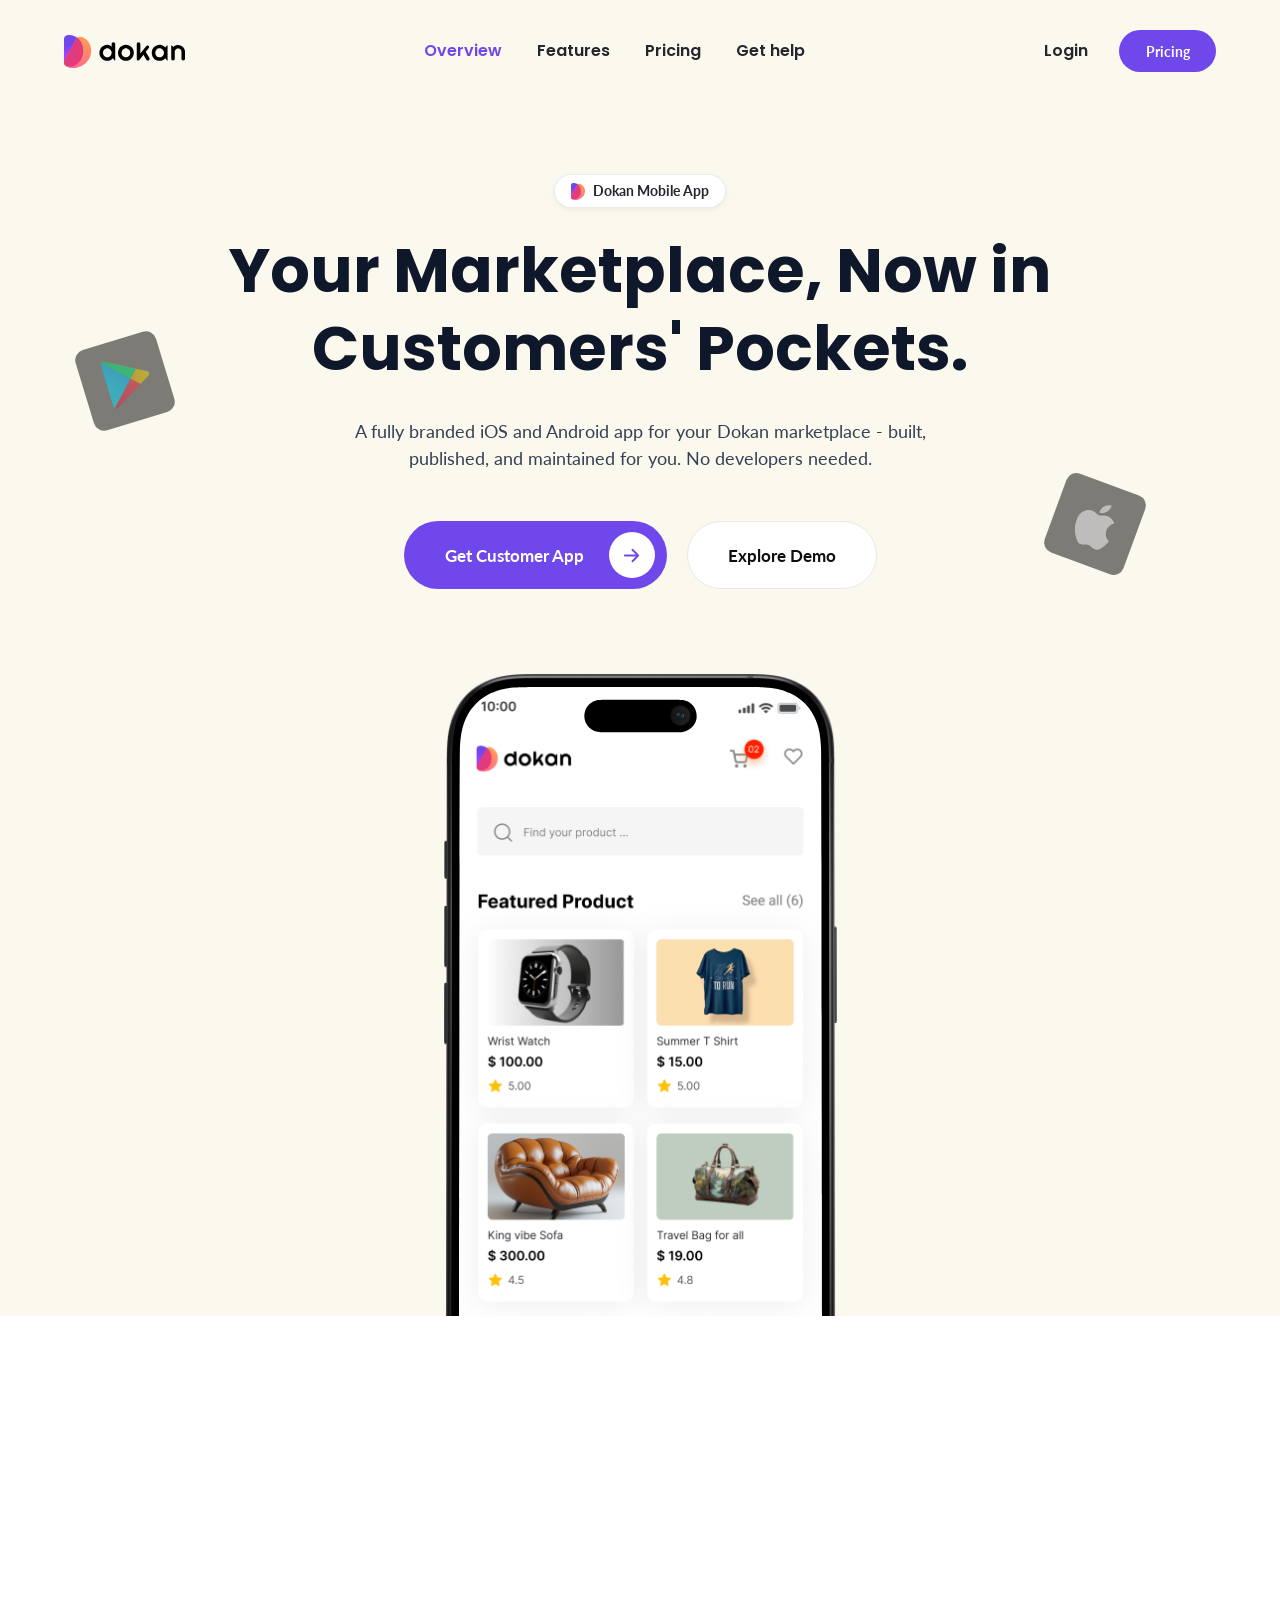
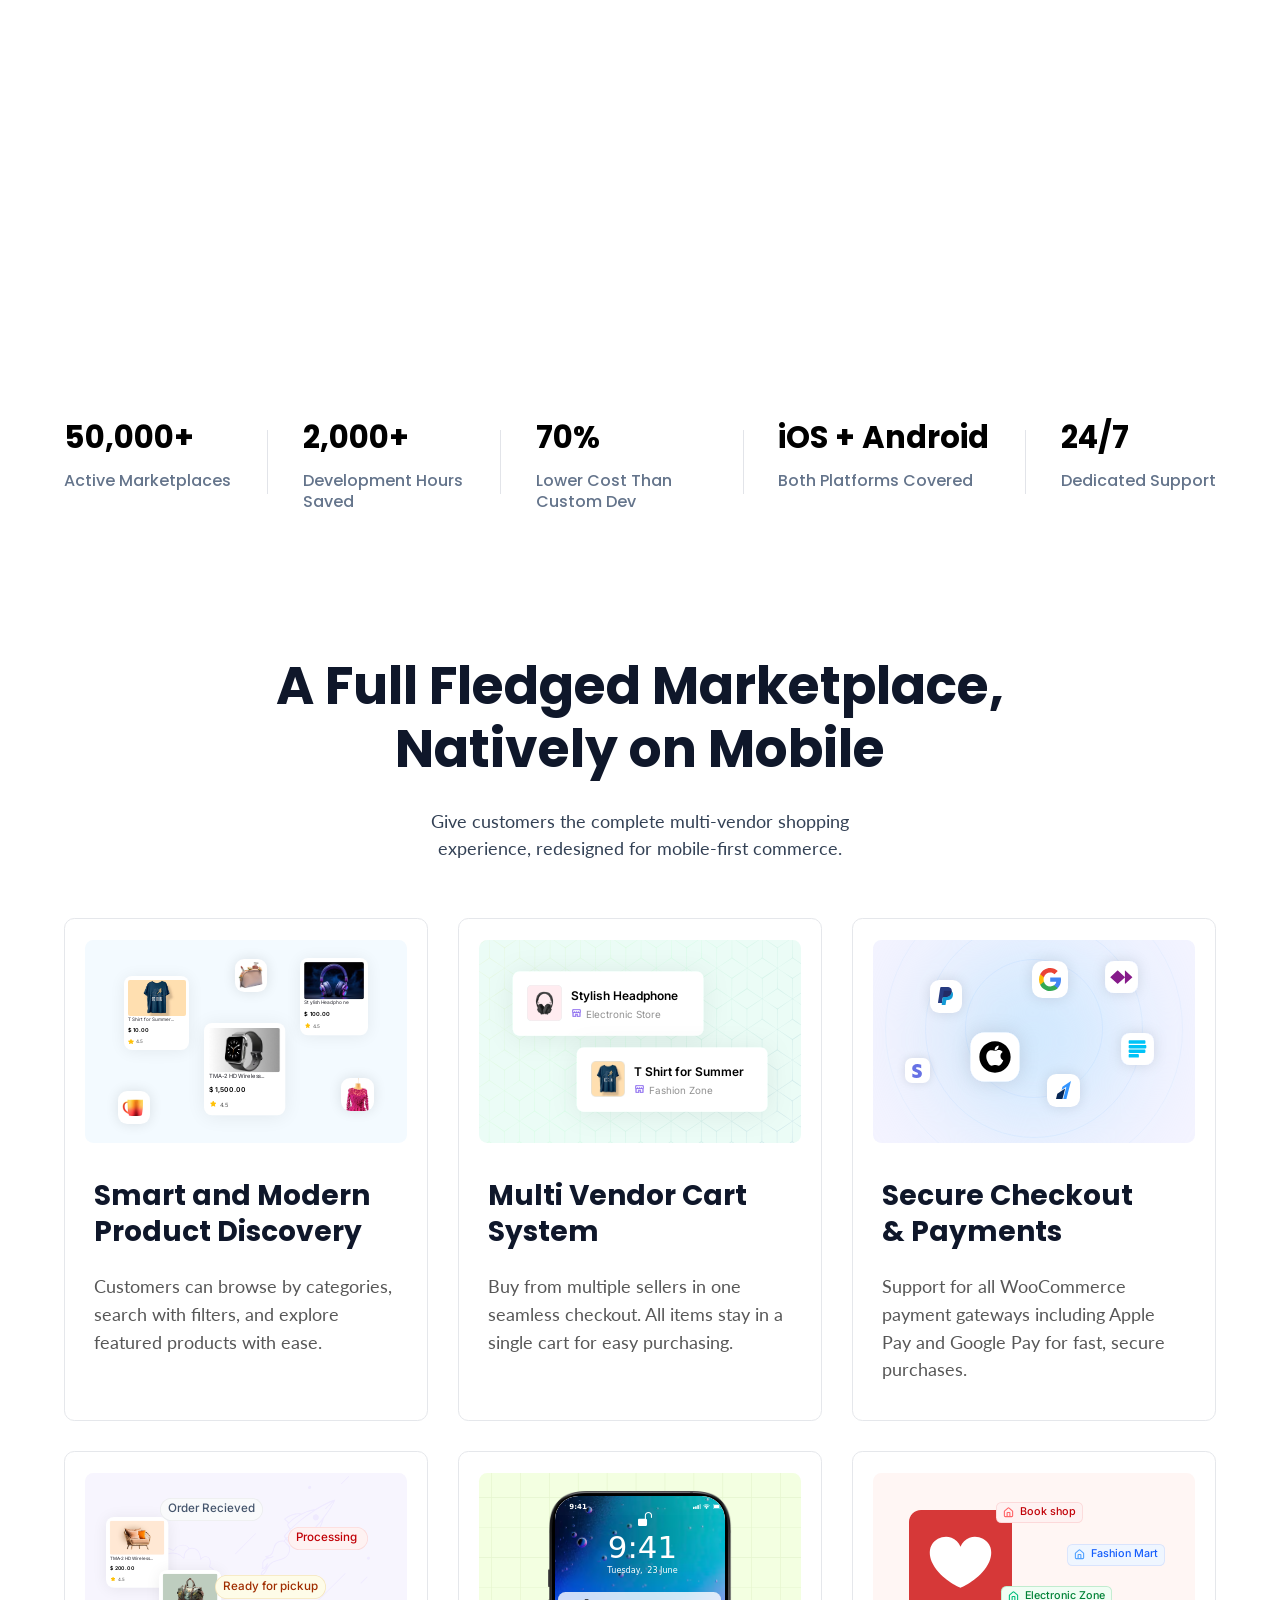
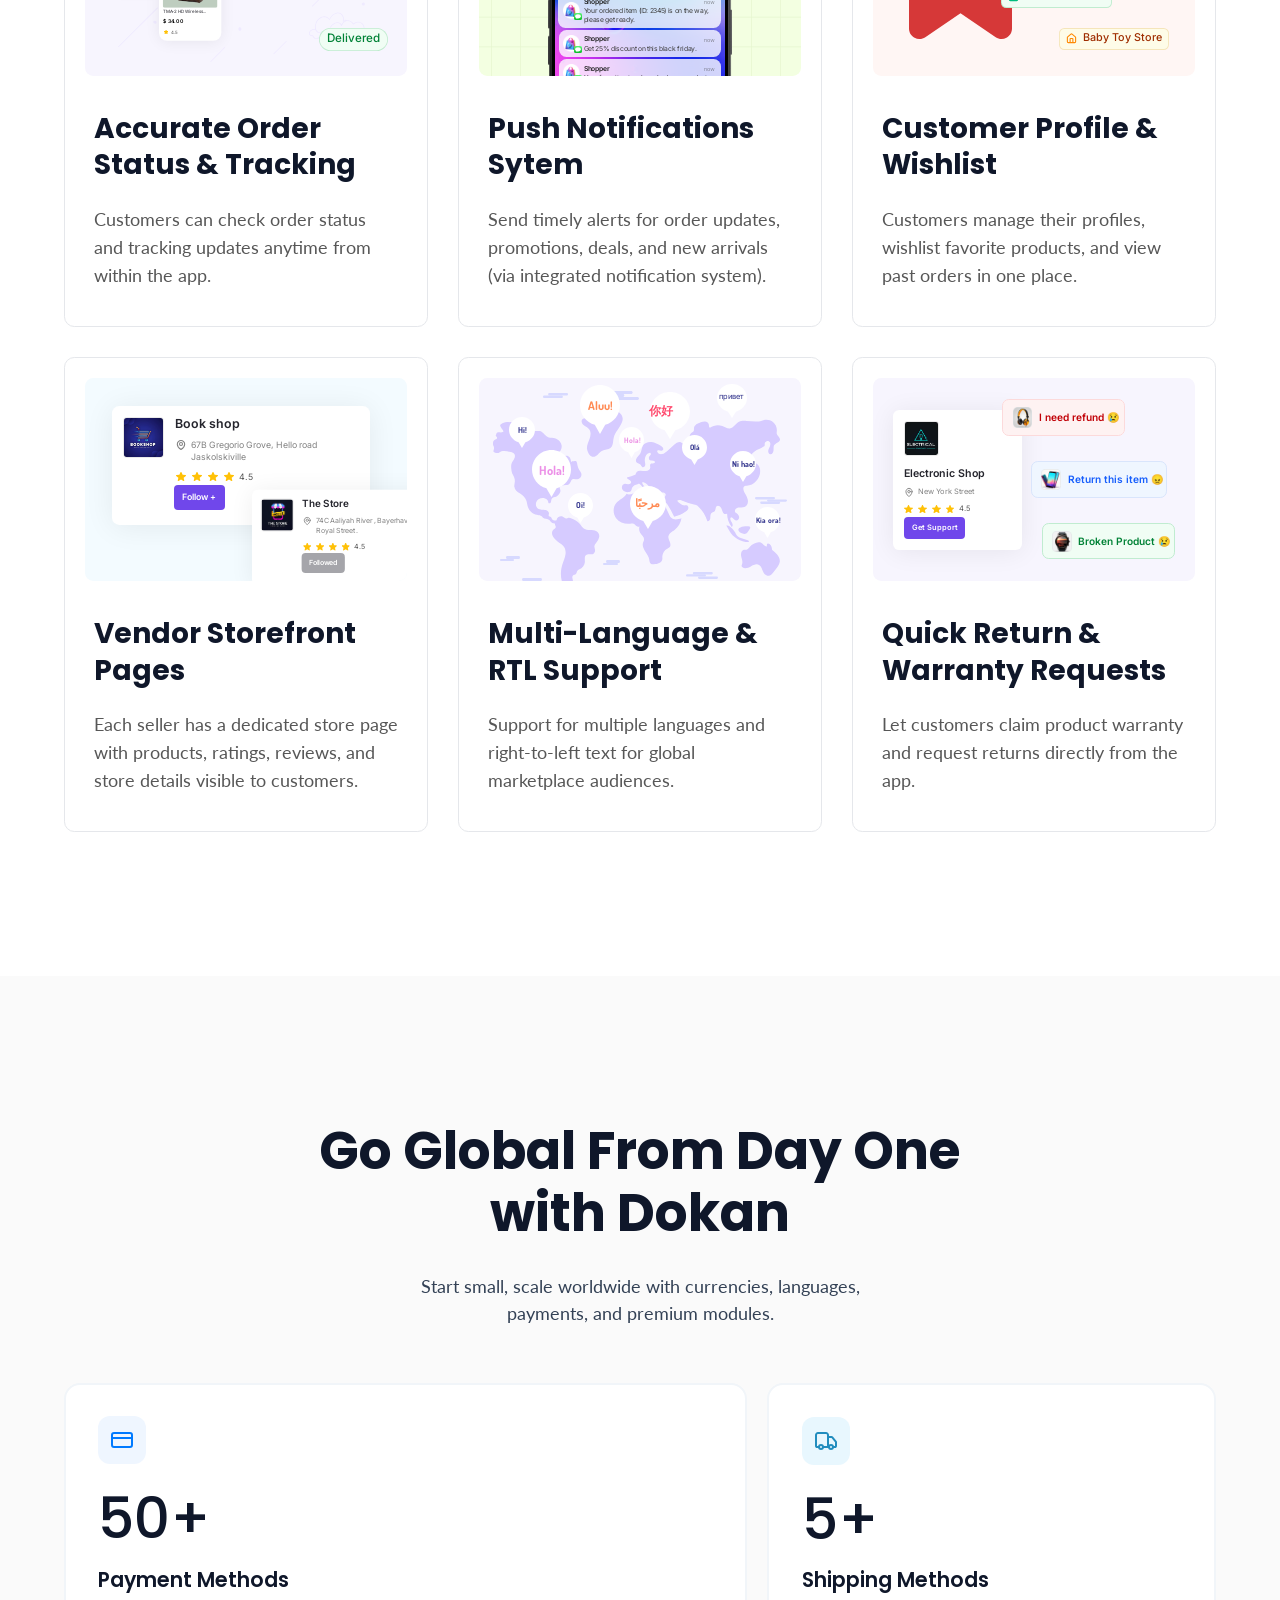
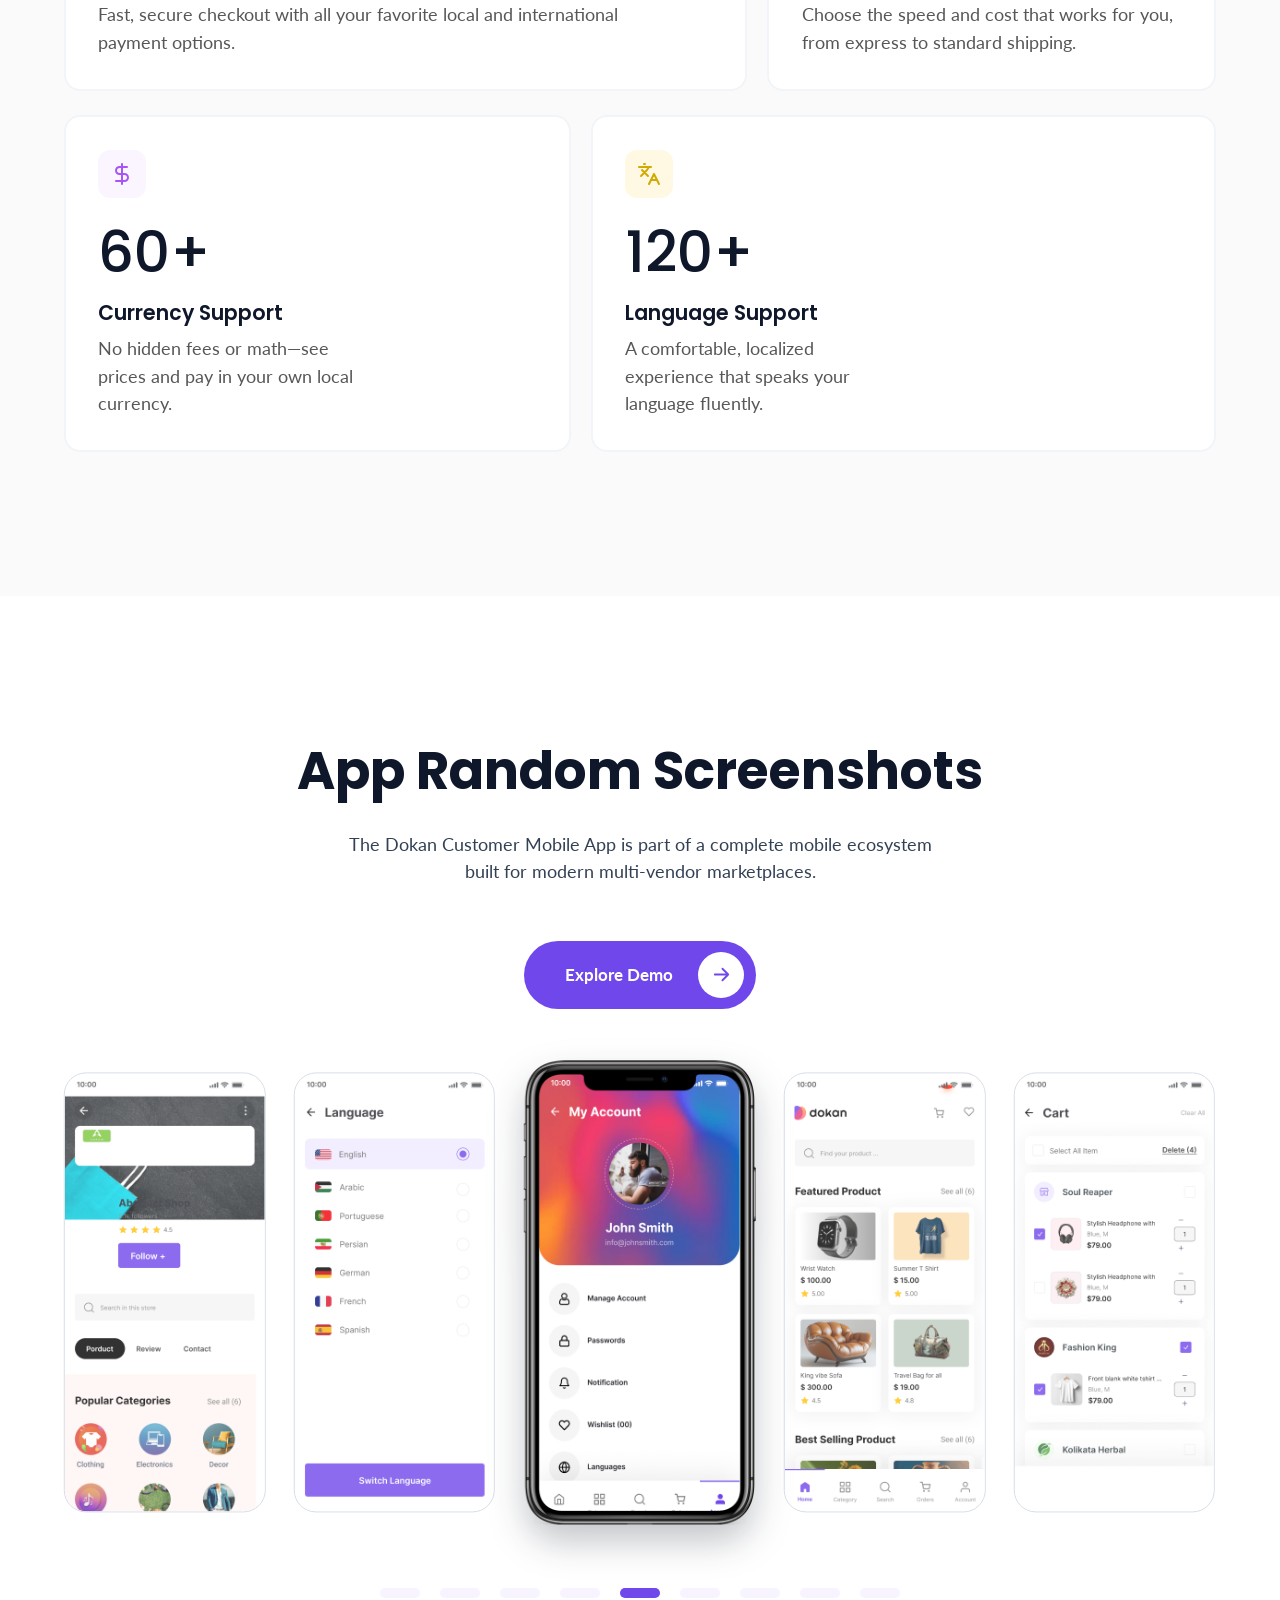
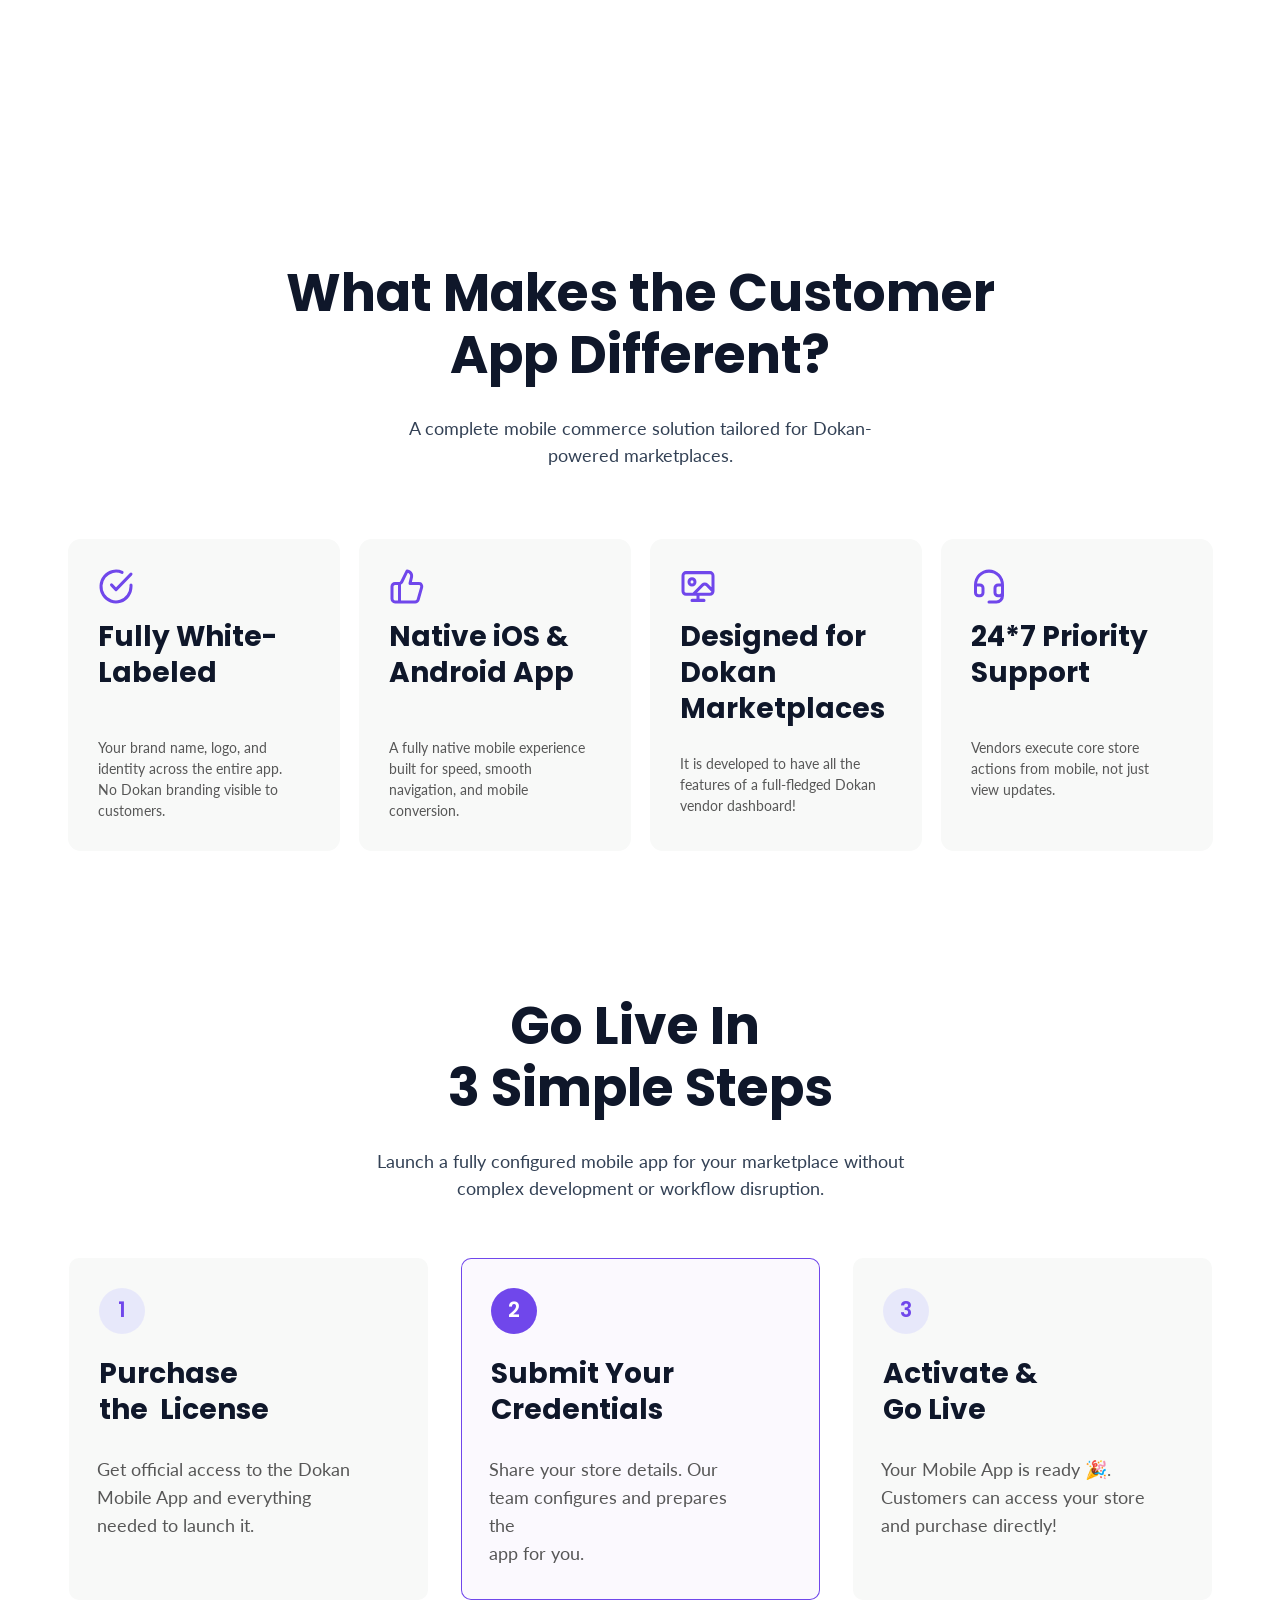
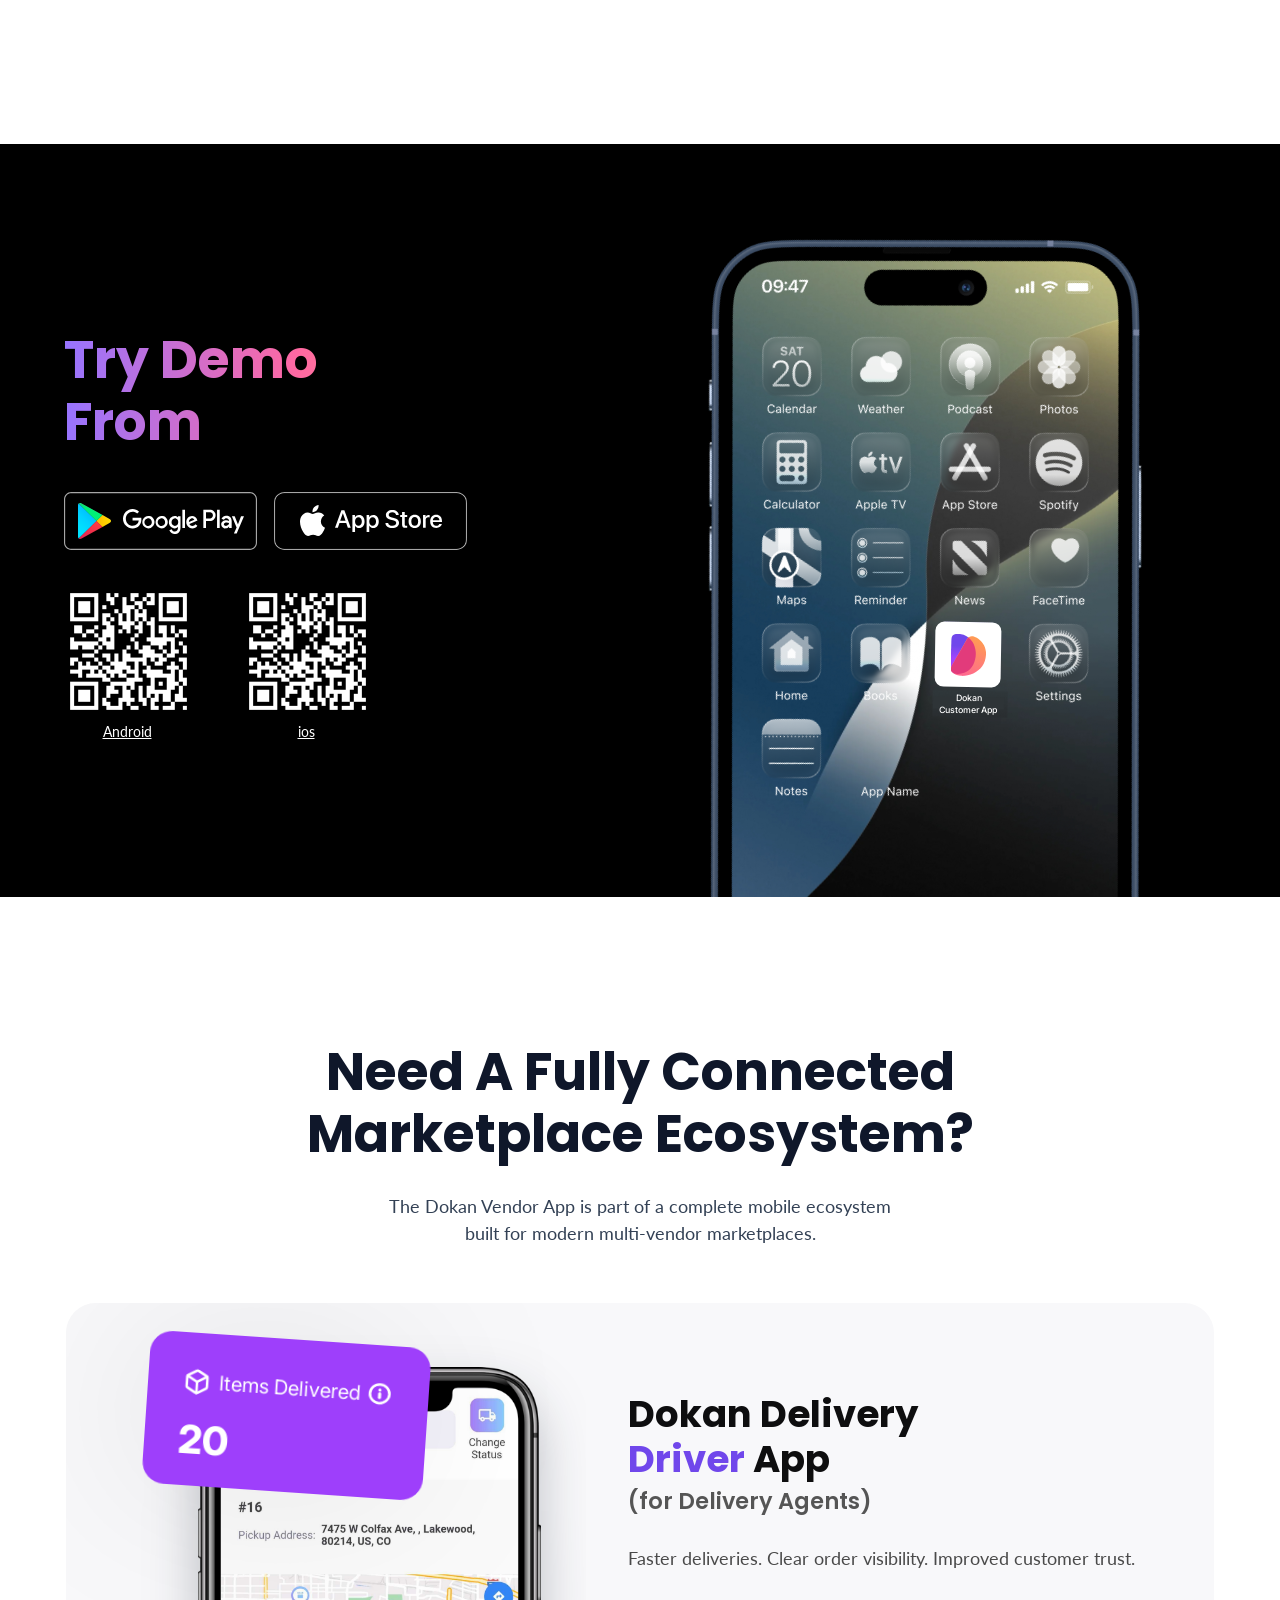
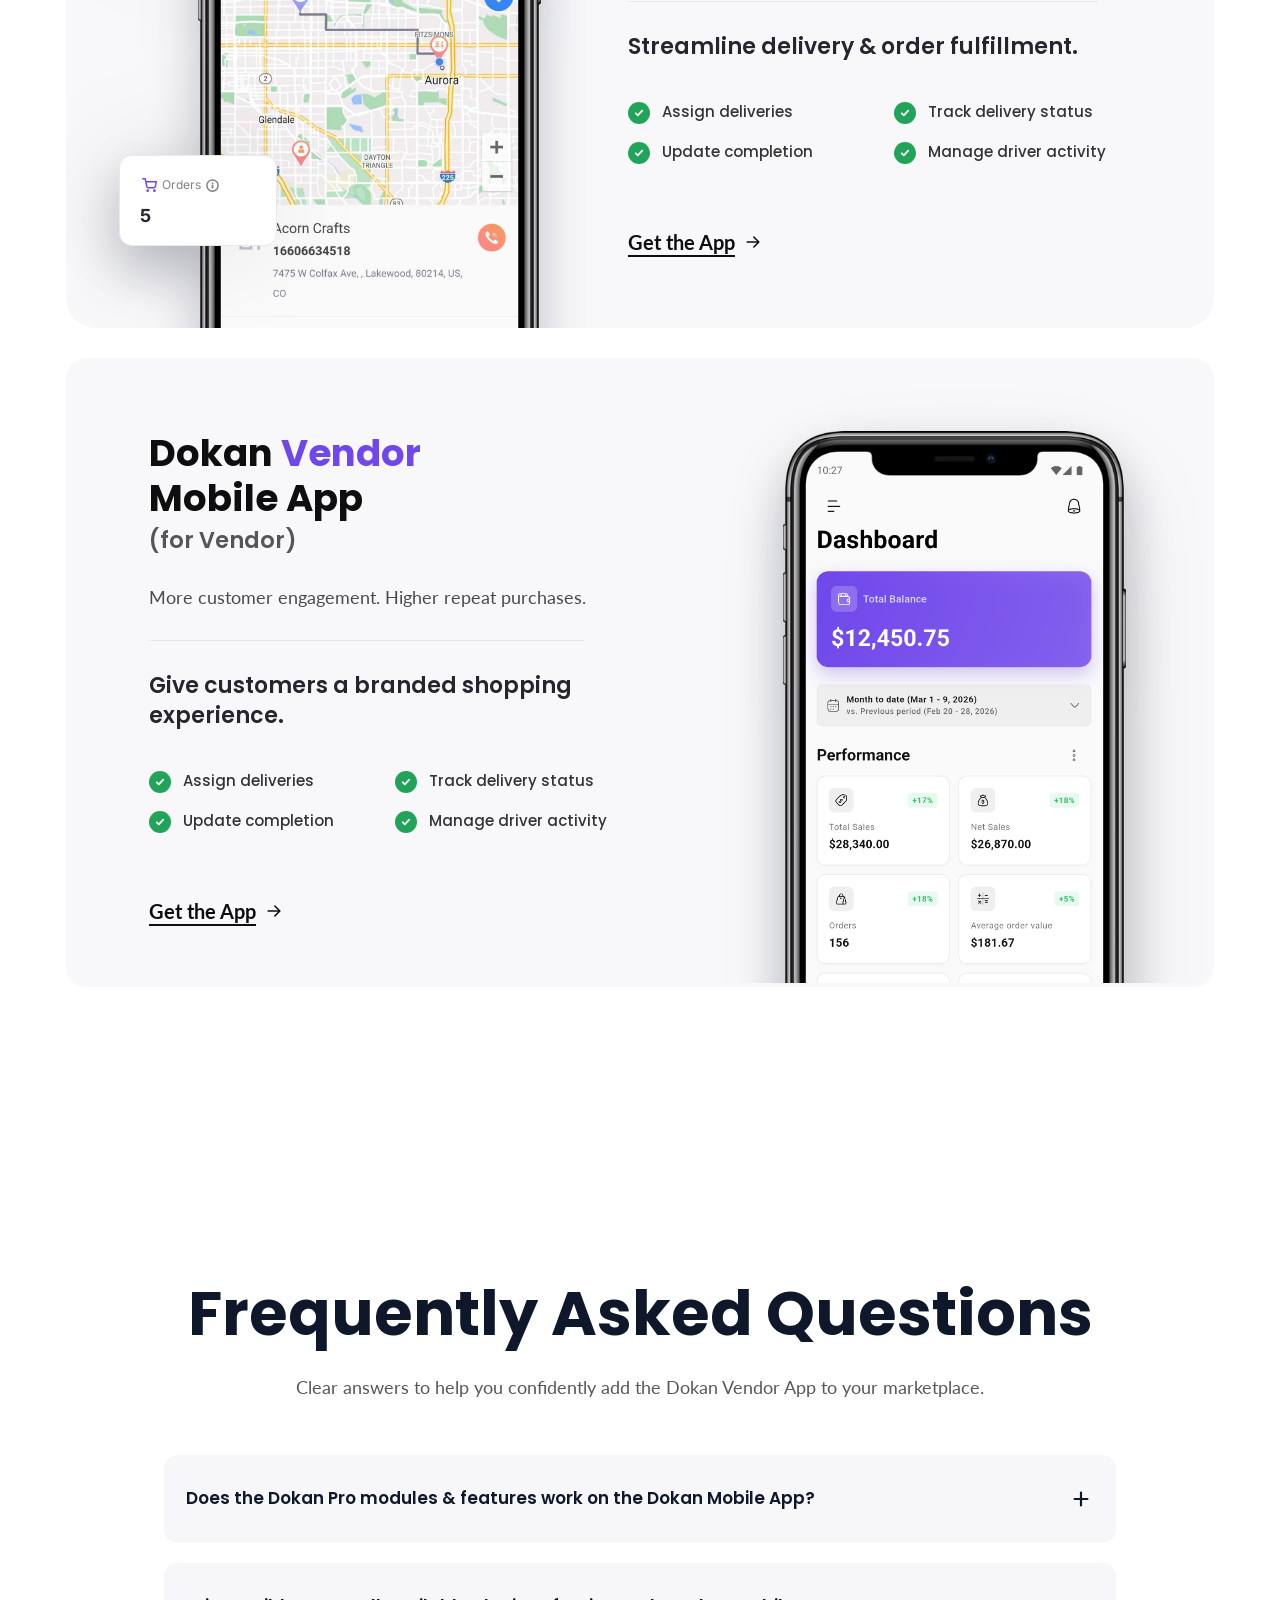
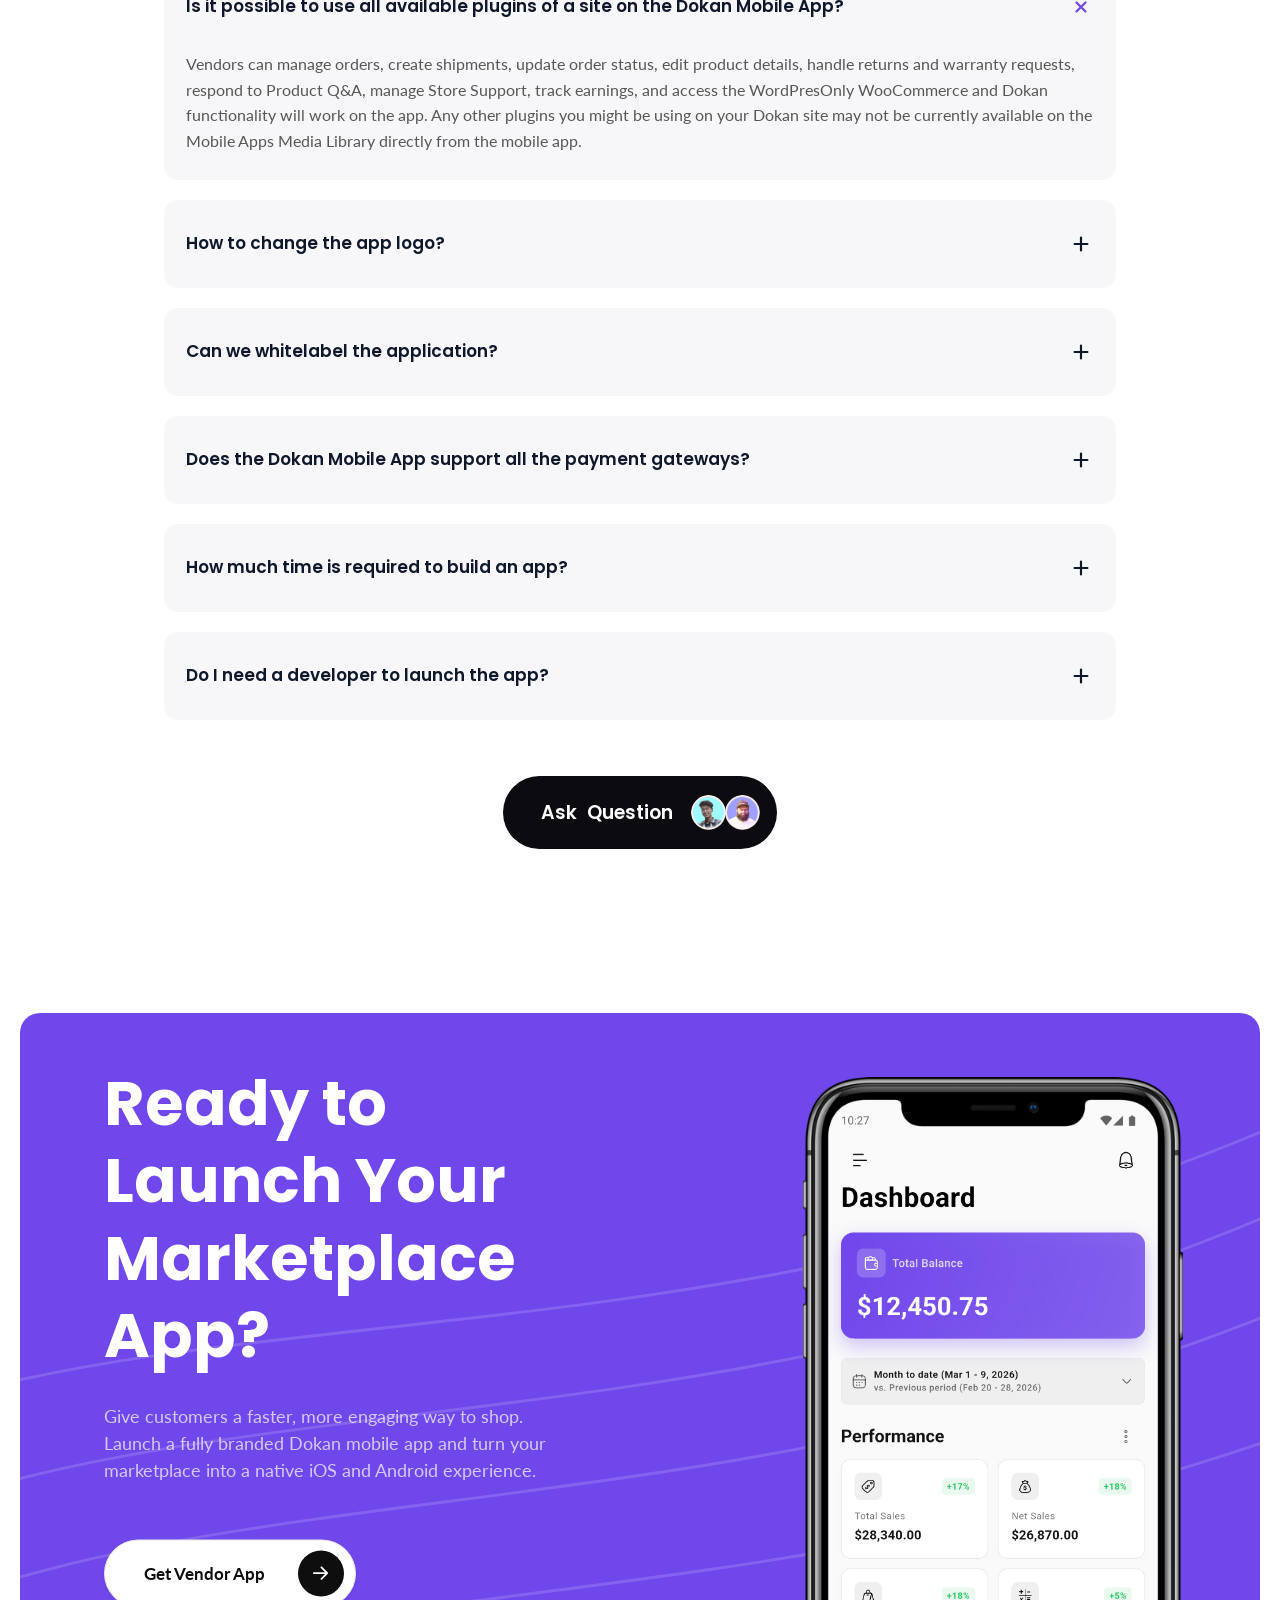
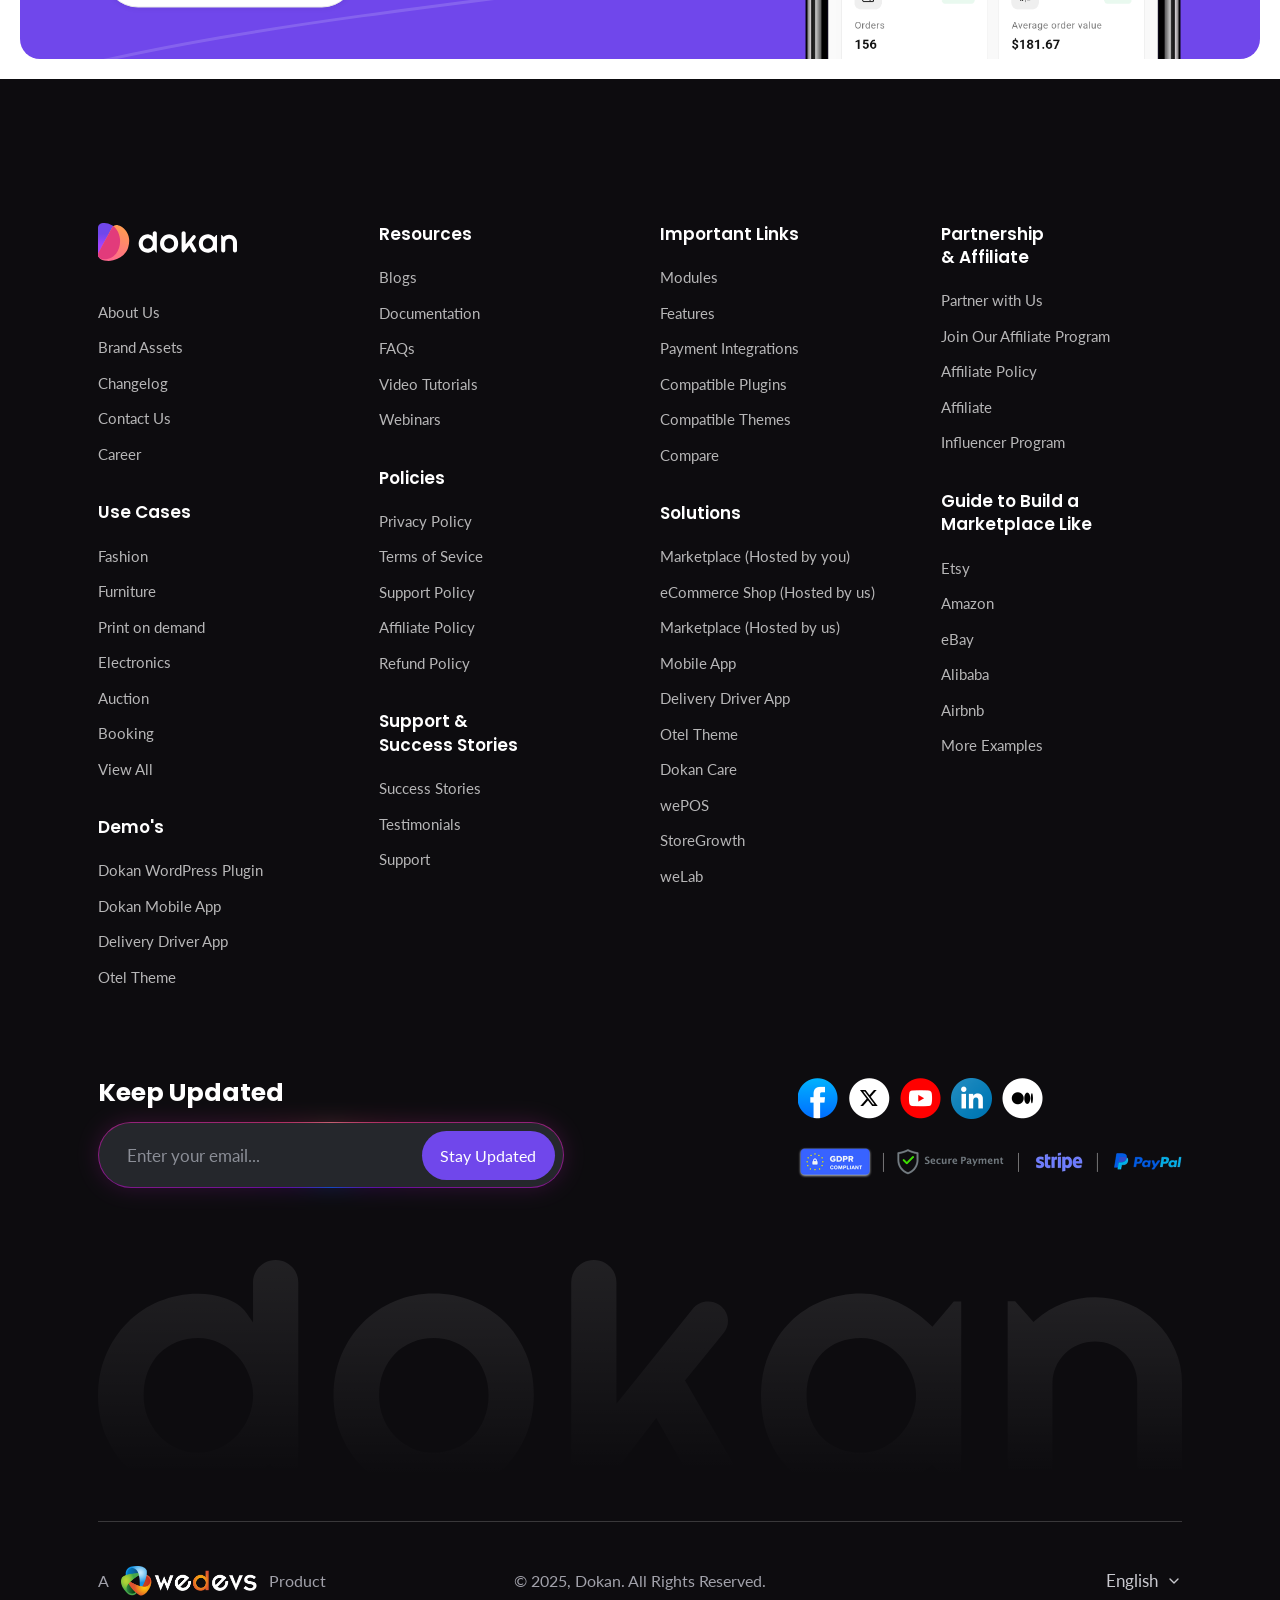
<file: index.html>
<!doctype html>
<html lang="en">
<head>
  <meta charset="utf-8">
  <meta name="viewport" content="width=device-width, initial-scale=1">
  <title>Dokan Customer Mobile App</title>
  <link rel="preconnect" href="https://fonts.googleapis.com">
  <link rel="preconnect" href="https://fonts.gstatic.com" crossorigin>
  <link href="https://fonts.googleapis.com/css2?family=Dosis:wght@700&family=Inter:wght@400;500;600;700;800&family=Lato:wght@400;700&family=Poppins:wght@500;600;700&family=Sora:wght@600;700&display=swap" rel="stylesheet">
  <link rel="stylesheet" href="dokan-ui.css?v=9">
  <link rel="stylesheet" href="base.css?v=9">
  <link rel="stylesheet" href="styles.css?v=9">
  <link rel="stylesheet" href="faq.css?v=9">
  <link rel="stylesheet" href="cta.css?v=9">
  <link rel="stylesheet" href="footer.css?v=9">
  <link rel="stylesheet" href="menu.css?v=9">
  <link rel="stylesheet" href="app-nav.css?v=9">
</head>
<body>
<div class="page" style="--top-bg:#fbf8ed">

  <!-- ============ HEADER: Dokan Mobile App menu (dokan-menu kit) ============ -->
  <header class="site-nav app-nav" id="site-nav" data-variant="light"
          data-logo-light="assets/dokan-logo.svg" data-logo-dark="assets/dokan-logo-white.svg">
    <div class="hero-menu">
      <div class="menu-row">
        <a href="#" class="menu-logo" aria-label="Dokan home">
          <img src="assets/dokan-logo.svg" alt="Dokan" width="121" height="33" />
        </a>
        <ul class="menu-links" id="menuLinks" aria-label="Dokan Mobile App">
          <li><a href="index.html" aria-current="page">Overview</a></li>
          <li><a href="features.html">Features</a></li>
          <li><a href="pricing.html">Pricing</a></li>
          <li><a href="#faq">Get help</a></li>
          <li class="menu-links-login"><a href="#">Login</a></li>
        </ul>

        <div class="menu-right">
          <a href="#" class="menu-login">Login</a>
          <a href="#" class="menu-pricing pb" aria-label="Pricing"><span class="pb-label"><span class="pb-mask"><span class="pb-t">Pricing</span><span class="pb-t pb-clone" aria-hidden="true">Pricing</span></span></span></a>
          <button class="menu-toggle" id="menuToggle" aria-label="Open menu" aria-expanded="false" aria-controls="menuLinks">
            <svg viewBox="0 0 24 24" fill="none" stroke="currentColor" stroke-width="2" stroke-linecap="round"><path d="M4 7h16M4 12h16M4 17h16"/></svg>
          </button>
        </div>
      </div>
    </div>
  </header>

  <!-- ============ HERO ============ -->
  <div class="hero-pin" data-hero-pin>
  <section class="hero">
    <div class="wrap">
      <div class="hero__bg"></div>

      <p class="app-tag"><img src="assets/p-dokan-icon.svg" alt="" width="14" height="17">Dokan Mobile App</p>
      <h1 class="hero__title dk-h1">Your Marketplace, Now in Customers' Pockets.</h1>
      <p class="hero__sub dk-lead">A fully branded iOS and Android app for your Dokan marketplace - built, published, and maintained for you. No developers needed.</p>
      <div class="hero__actions dk-btn-row">
        <a href="#" class="dk-btn dk-btn--primary">Get Customer App <span class="dk-btn__icon"><svg viewBox="0 0 24 24" fill="none" stroke="currentColor" stroke-width="1.9" stroke-linecap="round" stroke-linejoin="round" aria-hidden="true"><path d="M5 12h14M13 6l6 6-6 6"/></svg></span></a>
        <a href="#" class="dk-btn dk-btn--secondary">Explore Demo</a>
      </div>

      <div class="hero__stage" data-fit>
      <div class="hero__phone">
        <img class="hero__phone-frame" src="assets/hero-iphone17.png" alt="">
        <img class="hero__phone-mask" src="assets/hero-mask.svg" alt="">
        <div class="hero__phone-screen"><img src="assets/hero-homepage.png" alt="Dokan customer app home screen"></div>
      </div>
      </div>

      <!-- Floating cards: they move into place while the hero is pinned (script.js) -->
      <div class="hero__cards" aria-hidden="true">
        <div class="hcard hcard--product" data-hcard style="--k:-1;--b:528px;--from-x:160px">
          <img class="hc-product__img" src="assets/hc-watch.png" alt="">
          <p class="hc-product__name">Stylish Wrist Watch</p>
          <p class="hc-product__price">$ 100.00</p>
          <span class="hc-btn hc-btn--solid"><img src="assets/hc-cart-white.svg" alt="">Buy Now</span>
        </div>
        <div class="hcard hcard--delivery" data-hcard style="--k:-0.7414;--b:233px;--from-x:140px">
          <img class="hc-icon-bg" src="assets/hc-icon-bg.svg" alt="">
          <img class="hc-delivery__truck" src="assets/hc-truck.svg" alt="">
          <p class="hc-title">Delivery</p>
          <img class="hc-rule" src="assets/hc-line-h.svg" alt="">
          <img class="hc-delivery__track" src="assets/hc-line-v.svg" alt="">
          <p class="hc-date" style="top:69px">May 14<span>12:34 pm</span></p><img class="hc-dot" style="top:69px" src="assets/hc-dot-active.svg" alt=""><p class="hc-step" style="top:69px">Order Recieved</p>
          <p class="hc-date" style="top:127px">May 15<span>12:34 pm</span></p><img class="hc-dot" style="top:127px" src="assets/hc-dot.svg" alt=""><p class="hc-step" style="top:127px">Processing</p>
          <p class="hc-date" style="top:185px">May 16<span>12:34 pm</span></p><img class="hc-dot" style="top:185px" src="assets/hc-dot.svg" alt=""><p class="hc-step" style="top:185px">Delivered</p>
        </div>
        <div class="hcard hcard--review" data-hcard style="--k:0.5216;--b:531px;--from-x:-160px">
          <img class="hc-review__img" src="assets/hc-tshirt.png" alt="">
          <span class="hc-review__stars"><span class="hcard__star"><img src="assets/hc-star.svg" alt=""></span><span class="hcard__star"><img src="assets/hc-star.svg" alt=""></span><span class="hcard__star"><img src="assets/hc-star.svg" alt=""></span><span class="hcard__star"><img src="assets/hc-star.svg" alt=""></span><span class="hcard__star"><img src="assets/hc-star.svg" alt=""></span></span>
          <p class="hc-review__score">5.00</p>
          <p class="hc-review__title">Very Comfortable</p>
          <p class="hc-review__text">Summer is super comfy, especially for guys.</p>
        </div>
        <div class="hcard hcard--checkout" data-hcard style="--k:0.4368;--b:103px;--from-x:-140px">
          <img class="hc-icon-bg hc-icon-bg--sm" src="assets/hc-icon-bg2.svg" alt="">
          <img class="hc-checkout__cart" src="assets/hc-cart-gray.svg" alt="">
          <p class="hc-title hc-title--checkout">Checkout</p>
          <img class="hc-rule hc-rule--checkout" src="assets/hc-line-h2.svg" alt="">
          <p class="hc-item" style="top:59px">Headphone</p><p class="hc-qty" style="top:59px;left:98.9px">$10.00 X <span>1 QTY</span></p>
          <p class="hc-item" style="top:94px">Mouse</p><p class="hc-qty" style="top:94px;left:97.2px">$20.00 X <span>2 QTY</span></p>
          <span class="hc-input"><span>Discount Code</span></span>
          <span class="hc-apply">Apply</span>
          <span class="hc-btn hc-btn--outline"><img src="assets/hc-cart-purple.svg" alt="">Pay Now</span>
        </div>
      </div>

      <div class="hero__tile hero__tile--apple"></div>
      <img class="hero__tile-logo hero__tile-logo--apple" src="assets/hero-apple.svg" alt="">
      <div class="hero__tile hero__tile--play"></div>
      <img class="hero__tile-logo hero__tile-logo--play" src="assets/hero-googleplay.svg" alt="">
    </div>
  </section>
  </div>

  <!-- ============ FEATURES ============ -->
  <section class="features">
    <div class="wrap">
      <div class="stats">
        <div class="stat" style="--x:389px"><p class="stat__num dk-stat">50,000+</p><p class="stat__label dk-small">Active Marketplaces</p></div>
        <div class="stat" style="--x:636px"><p class="stat__num dk-stat">2,000+</p><p class="stat__label dk-small" style="--w:190px">Development Hours Saved</p></div>
        <div class="stat" style="--x:873px"><p class="stat__num dk-stat">70%</p><p class="stat__label dk-small" style="--w:200px">Lower Cost Than Custom Dev</p></div>
        <div class="stat" style="--x:1092px"><p class="stat__num dk-stat">iOS + Android</p><p class="stat__label dk-small">Both Platforms Covered</p></div>
        <div class="stat" style="--x:1379px"><p class="stat__num dk-stat">24/7</p><p class="stat__label dk-small">Dedicated Support</p></div>
        <img class="stat__divider" style="--x:596px" src="assets/stats-divider.svg" alt="">
        <img class="stat__divider" style="--x:833px" src="assets/stats-divider.svg" alt="">
        <img class="stat__divider" style="--x:1052px" src="assets/stats-divider.svg" alt="">
        <img class="stat__divider" style="--x:1339px" src="assets/stats-divider.svg" alt="">
      </div>

      <h2 class="features__title dk-h2">A Full Fledged Marketplace,<br>Natively on Mobile</h2>
      <p class="features__sub dk-lead">Give customers the complete multi-vendor shopping experience, redesigned for mobile-first commerce.</p>

      <div class="fgrid">
        <!-- 1 -->
        <article class="fcard">
          <div data-fit class="fcard__art" style="background:#f3faff;--t:20.58px">
            <div class="pcard at" style="--x:48.84px;--y:45.09px">
              <div class="pcard__bg"></div>
              <div class="pcard__img"><img src="assets/f1-tshirt.png" alt=""></div>
              <div class="pcard__body"><p class="pcard__name trim">T Shirt for Summer...</p><p class="pcard__price trim">$ 10.00</p><div class="pcard__rating"><span class="pcard__star"><img src="assets/f1-star-a.svg" alt=""></span><span class="pcard__rate trim">4.5</span></div></div>
            </div>
            <div class="pcard at" style="--x:149.35px;--y:104.26px;--s:1.23116">
              <div class="pcard__bg"></div>
              <div class="pcard__img"><img src="assets/f1-watch.png" alt=""></div>
              <div class="pcard__body"><p class="pcard__name trim">TMA-2 HD Wireless...</p><p class="pcard__price trim">$ 1,500.00</p><div class="pcard__rating"><span class="pcard__star"><img src="assets/f1-star-b.svg" alt=""></span><span class="pcard__rate trim">4.5</span></div></div>
            </div>
            <div class="pcard at" style="--x:269.58px;--y:23.48px;--s:1.03097">
              <div class="pcard__bg"></div>
              <div class="pcard__img"><img src="assets/f1-headphone.png" alt=""></div>
              <div class="pcard__body"><p class="pcard__name trim">Stylish Headphone </p><p class="pcard__price trim">$ 100.00</p><div class="pcard__rating"><span class="pcard__star"><img src="assets/f1-star-c.svg" alt=""></span><span class="pcard__rate trim">4.5</span></div></div>
            </div>
            <div class="logo-tile at" style="--x:41.33px;--y:189.74px"><span class="crop" style="left:5.64px;top:9.39px;width:26.113px;height:21.761px"><img src="assets/f1-logo-mug.png" alt="" style="height:128%;left:-6.97%;top:-12%;width:130.61%"></span></div>
            <div class="logo-tile at" style="--x:187.86px;--y:24.42px"><span class="crop" style="left:4.69px;top:3.76px;width:30.984px;height:32.89px"><img src="assets/f1-logo-bag.png" alt="" style="height:129.17%;left:-5.38%;top:-17.75%;width:114.62%"></span></div>
            <div class="logo-tile at" style="--x:321.25px;--y:173.77px"><span class="crop" style="left:5.63px;top:-3.76px;width:30.058px;height:49.784px"><img src="assets/f1-logo-dress.png" alt="" style="height:266.28%;left:-106.25%;top:-19.93%;width:350%"></span></div>
          </div>
          <h3 class="fcard__title dk-h3">Smart and Modern Product Discovery</h3>
          <p class="fcard__desc dk-small">Customers can browse by categories, search with filters, and explore featured products with ease.</p>
        </article>

        <!-- 2 -->
        <article class="fcard">
          <div data-fit class="fcard__art" style="background:#ebfcf6">
            <img class="at" style="--x:-37.56px;--y:-22.55px;width:479.056px;height:286.494px" src="assets/f2-pattern.svg" alt="">
            <div class="cart-row at" style="--x:43.21px;--y:39.45px"><img src="assets/f2-card-bg.svg" alt=""></div>
            <div class="at" style="--x:61.23px;--y:57.33px;width:42.77px;height:44.62px">
              <img style="position:absolute;left:-0.24px;top:-0.25px;width:43.29px;height:45.118px" src="assets/f2-thumb-bg.svg" alt="">
              <span class="crop" style="left:9.25px;top:6.385px;width:24.28px;height:31.85px;border-radius:2.497px"><img src="assets/f2-headphone.png" alt="" style="height:121.22%;left:-24.4%;top:-7.07%;width:150.33%"></span>
            </div>
            <p class="cart-name trim at" style="--x:115.56px;--y:60.89px">Stylish Headphone</p>
            <img class="at" style="--x:116.42px;--y:86.69px;width:11.524px;height:10.151px" src="assets/f2-store-a.svg" alt="">
            <p class="cart-store trim at" style="--x:134.51px;--y:86.96px">Electronic Store</p>

            <div class="cart-row at" style="--x:122.57px;--y:134.85px"><img src="assets/f2-card-bg.svg" alt=""></div>
            <img class="at" style="--x:140.31px;--y:152.43px;width:43.363px;height:45.191px" src="assets/f2-tshirt-card.png" alt="">
            <p class="cart-name trim at" style="--x:194.89px;--y:156.3px">T Shirt for Summer </p>
            <img class="at" style="--x:195.71px;--y:182.12px;width:11.51px;height:10.163px" src="assets/f2-store-b.svg" alt="">
            <p class="cart-store trim at" style="--x:213.78px;--y:182.4px">Fashion Zone</p>
          </div>
          <h3 class="fcard__title dk-h3">Multi Vendor Cart System</h3>
          <p class="fcard__desc dk-small">Buy from multiple sellers in one seamless checkout. All items stay in a single cart for easy purchasing.</p>
        </article>

        <!-- 3 -->
        <article class="fcard">
          <div data-fit class="fcard__art" style="background:#f5f4ff">
            <div class="pay-glow">
              <img class="pay-glow__ellipse" src="assets/f3-glow.svg" alt="">
              <div class="logo-tile at" style="--x:-12.21px;--y:82.66px"><img class="logo-tile__in" style="left:10.91px;top:9.12px;width:18.954px;height:22.538px" src="assets/f3-logo-a.svg" alt=""></div>
            </div>
            <div class="ring" style="left:115.09px;top:24.92px;width:173.726px;height:173.726px;border-color:rgba(190,219,255,.4)"></div>
            <div class="ring" style="left:65.45px;top:-24.72px;width:272.998px;height:272.998px;border-color:rgba(190,219,255,.3)"></div>
            <div class="ring" style="left:15.82px;top:-74.36px;width:372.27px;height:372.27px;border-color:rgba(190,219,255,.2)"></div>
            <div class="logo-tile at" style="--x:71.39px;--y:50.72px"><img class="logo-tile__in" style="left:10.92px;top:9.124px;width:18.95px;height:22.538px" src="assets/f3-logo-paypal.svg" alt="PayPal"></div>
            <div class="logo-tile logo-tile--lg at" style="--x:199.14px;--y:27.25px"><img class="logo-tile__in" style="left:8.952px;top:8.662px;width:28.123px;height:28.698px" src="assets/f3-logo-google.svg" alt="Google Pay"></div>
            <img class="at" style="--x:-16.31px;--y:-16.31px;width:73.416px;height:73.416px;margin:26.3px 0 0 291.19px" src="assets/f3-logo-d.svg" alt="">
            <img class="at" style="--x:-16.31px;--y:-16.31px;width:73.416px;height:73.416px;margin:116.48px 0 0 310.92px" src="assets/f3-logo-e.svg" alt="">
            <div class="logo-tile at" style="--x:218.86px;--y:168.14px"><img class="logo-tile__in" style="left:10.335px;top:9.393px;width:19.726px;height:22.574px" src="assets/f3-logo-f.svg" alt=""></div>
            <img class="at" style="--x:-24.42px;--y:-24.42px;width:109.901px;height:109.901px;margin:116.48px 0 0 123.05px" src="assets/f3-logo-apple.svg" alt="Apple Pay">
            <div class="logo-tile logo-tile--sm at" style="--x:40.39px;--y:148.41px"><img class="logo-tile__in" style="left:6.906px;top:6.906px;width:17.58px;height:17.58px" src="assets/f3-stripe.svg" alt="Stripe"></div>
          </div>
          <h3 class="fcard__title dk-h3">Secure Checkout<br>&amp; Payments</h3>
          <p class="fcard__desc dk-small">Support for all WooCommerce payment gateways including Apple Pay and Google Pay for fast, secure purchases.</p>
        </article>

        <!-- 4 -->
        <article class="fcard">
          <div data-fit class="fcard__art" style="background:#f7f5fe">
            <img class="at" style="--x:42.29px;--y:3.77px;width:314.576px;height:232.919px" src="assets/f4-bg.svg" alt="">
            <div class="pcard at" style="--x:27.24px;--y:55.42px;--s:0.94453">
              <div class="pcard__bg"></div>
              <div class="pcard__img"><img src="assets/f4-chair.png" alt=""></div>
              <div class="pcard__body"><p class="pcard__name trim">TMA-2 HD Wireless...</p><p class="pcard__price trim">$ 200.00</p><div class="pcard__rating"><span class="pcard__star"><img src="assets/f4-star.svg" alt=""></span><span class="pcard__rate trim">4.5</span></div></div>
            </div>
            <div class="pcard at" style="--x:92.55px;--y:121.77px;--s:0.94453">
              <div class="pcard__bg"></div>
              <div class="pcard__img"><img src="assets/f4-bag.png" alt=""></div>
              <div class="pcard__body"><p class="pcard__name trim">TMA-2 HD Wireless...</p><p class="pcard__price trim">$ 34.00</p><div class="pcard__rating"><span class="pcard__star"><img src="assets/f4-star.svg" alt=""></span><span class="pcard__rate trim">4.5</span></div></div>
            </div>
            <span class="pill at" style="--x:94.43px;--y:31.15px;--bg:#f9fafb;--fg:#45556c;--ring:rgba(106,114,130,.1)">Order Recieved</span>
            <span class="pill at" style="--x:254.93px;--y:67.62px;--bg:#fef2f2;--fg:#c10007;--ring:rgba(231,0,11,.1)">Processing </span>
            <span class="pill at" style="--x:163.73px;--y:128.42px;--bg:#fefce8;--fg:#9f2d00;--ring:rgba(208,135,0,.2)">Ready for pickup</span>
            <span class="pill at" style="--x:293.83px;--y:194.08px;--bg:#f0fdf4;--fg:#008236;--ring:rgba(0,166,62,.2)">Delivered</span>
          </div>
          <h3 class="fcard__title dk-h3">Accurate Order Status &amp; Tracking</h3>
          <p class="fcard__desc dk-small">Customers can check order status and tracking updates anytime from within the app.</p>
        </article>

        <!-- 5 -->
        <article class="fcard">
          <div data-fit class="fcard__art" style="background:#f3ffe1">
            <img class="at" style="--x:-164.56px;--y:-43.66px;width:760px;height:486px;mix-blend-mode:multiply" src="assets/f5-grid.svg" alt="">
            <img class="at" style="--x:86.42px;--y:22.54px;width:230.675px;height:477.949px" src="assets/f5-iphone.png" alt="">
            <div class="lock at" style="--x:95.28px;--y:29px">
              <img class="lock__wall" src="assets/f5-lockscreen.png" alt="">
              <img class="at" style="--x:163.76px;--y:auto;bottom:29.08px;top:auto;width:29.348px;height:29.348px" src="assets/f5-camera.svg" alt="">
              <img class="at" style="--x:27px;bottom:29.08px;top:auto;width:29.348px;height:29.348px" src="assets/f5-torch.svg" alt="">
              <span class="lock__home"></span>
              <div class="lock__stack">
                <div class="notif" style="height:42.261px"><div class="notif__in" style="left:0;right:0">
                  <span class="notif__icon"><img src="assets/f5-app-icon.png" alt="" width="21.545" height="21.559"><img class="notif__badge" src="assets/f5-message.svg" alt=""></span>
                  <span class="notif__text"><span class="notif__head"><b>Shopper</b><i>now</i></span><span class="notif__body">Your ordered item (ID: 2345) is on the way, please get ready.</span></span>
                </div></div>
                <div class="notif" style="height:32.283px"><div class="notif__in" style="left:.06px;right:-.06px">
                  <span class="notif__icon"><img src="assets/f5-app-icon.png" alt="" width="21.545" height="21.559"><img class="notif__badge" src="assets/f5-message.svg" alt=""></span>
                  <span class="notif__text"><span class="notif__head"><b>Shopper</b><i>now</i></span><span class="notif__body">Get 25% discount on this black friday.</span></span>
                </div></div>
                <div class="notif" style="height:32.283px"><div class="notif__in" style="left:.06px;right:-.06px">
                  <span class="notif__icon"><img src="assets/f5-app-icon.png" alt="" width="21.545" height="21.559"><img class="notif__badge" src="assets/f5-message.svg" alt=""></span>
                  <span class="notif__text"><span class="notif__head"><b>Shopper</b><i>now</i></span><span class="notif__body">Your favorite store launched new products.</span></span>
                </div></div>
              </div>
              <img class="at" style="--x:103.893px;--y:19.834px;width:17.428px;height:18.202px" src="assets/f5-lock.svg" alt="">
              <p class="lock__time">9:41</p>
              <p class="lock__date"><span>T</span><span style="letter-spacing:.0082px">uesda</span><span style="letter-spacing:-.7355px">y</span><span style="letter-spacing:-.4883px">,</span><span style="letter-spacing:.0082px">  23 June</span></p>
              <div class="statusbar">
                <img class="statusbar__bg" src="assets/f5-statusbar.svg" alt="">
                <img class="at" style="--x:172.57px;--y:10.80px;width:9.979px;height:6.205px" src="assets/f5-network.svg" alt="">
                <img class="at" style="--x:185.86px;--y:10.80px;width:8.418px;height:6.204px" src="assets/f5-wifi.svg" alt="">
                <img class="at" style="--x:197.50px;--y:10.565px;width:14.232px;height:6.457px" src="assets/f5-battery.svg" alt="">
                <p class="statusbar__time">9:41</p>
              </div>
            </div>
          </div>
          <h3 class="fcard__title dk-h3">Push Notifications Sytem</h3>
          <p class="fcard__desc dk-small">Send timely alerts for order updates, promotions, deals, and new arrivals (via integrated notification system).</p>
        </article>

        <!-- 6 -->
        <article class="fcard">
          <div data-fit class="fcard__art" style="background:#fff6f4">
            <img class="at" style="--x:45.99px;--y:46.97px;width:128.551px;height:160.804px" src="assets/f6-wishlist.svg" alt="">
            <span class="tag at" style="--x:154.05px;--y:36.63px;--bg:#fef2f2;--fg:#c10007;--ring:rgba(231,0,11,.1)"><img src="assets/f6-house-red.svg" alt="">Book shop</span>
            <span class="tag at" style="--x:232.95px;--y:194.44px;--bg:#fefce8;--fg:#9f2d00;--ring:rgba(208,135,0,.2)"><img src="assets/f6-house-orange.svg" alt="">Baby Toy Store</span>
            <span class="tag at" style="--x:160.63px;--y:141.84px;--bg:#f0fdf4;--fg:#008236;--ring:rgba(0,166,62,.2)"><img src="assets/f6-house-green.svg" alt="">Electronic Zone</span>
            <span class="tag at" style="--x:243.29px;--y:89.24px;--bg:#eff6ff;--fg:#155dfc;--ring:rgba(20,71,230,.1)"><img src="assets/f6-house-blue.svg" alt="">Fashion Mart</span>
          </div>
          <h3 class="fcard__title dk-h3">Customer Profile &amp; Wishlist</h3>
          <p class="fcard__desc dk-small">Customers manage their profiles, wishlist favorite products, and view past orders in one place.</p>
        </article>

        <!-- 7 -->
        <article class="fcard">
          <div data-fit class="fcard__art" style="background:#f3fbff">
            <div class="scard at" style="--x:33.82px;--y:33.82px">
              <div class="scard__bg"></div>
              <div class="scard__info">
                <p class="scard__name trim">Book shop</p>
                <p class="scard__loc"><img src="assets/f7-location.svg" alt=""><span style="width:173.245px">67B Gregorio Grove, Hello road Jaskolskiville</span></p>
                <p class="scard__rating"><span class="star"><img src="assets/f7-star.svg" alt=""></span><span class="star"><img src="assets/f7-star.svg" alt=""></span><span class="star"><img src="assets/f7-star.svg" alt=""></span><span class="star"><img src="assets/f7-star.svg" alt=""></span><span class="trim">4.5</span></p>
              </div>
              <span class="scard__img"><img src="assets/f7-bookshop.png" alt=""></span>
              <span class="scard__btn"><span class="trim">Follow +</span></span>
            </div>
            <div class="scard at" style="--x:209.83px;--y:139.43px;--s:0.80045">
              <div class="scard__bg"></div>
              <div class="scard__info">
                <p class="scard__name trim" style="width:193.33px">The Store </p>
                <p class="scard__loc"><img src="assets/f7-location-sm.svg" alt=""><span style="width:173.245px">74C Aaliyah River ,Bayerhaven, Royal Street.</span></p>
                <p class="scard__rating"><span class="star"><img src="assets/f7-star-sm.svg" alt=""></span><span class="star"><img src="assets/f7-star-sm.svg" alt=""></span><span class="star"><img src="assets/f7-star-sm.svg" alt=""></span><span class="star"><img src="assets/f7-star-sm.svg" alt=""></span><span class="trim">4.5</span></p>
              </div>
              <span class="scard__img"><img src="assets/f7-thestore.png" alt=""></span>
              <span class="scard__btn scard__btn--muted"><span class="trim">Followed</span></span>
            </div>
          </div>
          <h3 class="fcard__title dk-h3">Vendor Storefront Pages</h3>
          <p class="fcard__desc dk-small">Each seller has a dedicated store page with products, ratings, reviews, and store details visible to customers.</p>
        </article>

        <!-- 8 -->
        <article class="fcard">
          <div data-fit class="fcard__art fcard__art--map" style="background:#f7f5fe">
            <img style="inset:15.52% 6.65% -6.85% 4.42%" src="assets/f8-map.svg" alt="">
            <img style="inset:6.29% 50.26% 89.13% 37.6%" src="assets/f8-g1.svg" alt="">
            <img style="inset:58.44% 4.42% 37.83% 85.73%" src="assets/f8-g2.svg" alt="">
            <img style="inset:95.3% 25.84% .97% 64.31%" src="assets/f8-g3.svg" alt="">
            <img style="inset:7.27% 72.18% 90.18% 20.07%" src="assets/f8-g4.svg" alt="">
            <img style="inset:98.48% 80.4% .24% 13.45%" src="assets/f8-v0.svg" alt="">
            <img style="inset:88.98% 88.92% 9.74% 6.54%" src="assets/f8-v1.svg" alt="">
            <img style="inset:87.69% 87.07% 11.02% 8.39%" src="assets/f8-v2.svg" alt="">
            <img style="inset:89.53% 56.11% 9.19% 39.36%" src="assets/f8-v3.svg" alt="">
            <img style="inset:90.81% 56.9% 7.91% 38.57%" src="assets/f8-v4.svg" alt="">
            <img style="inset:19.28% 82.56% 65.59% 9.56%" src="assets/f8-g5.svg" alt="">
            <span style="inset:22.94% 85.12% 71.95% 12.16%;color:#31338c;font-size:10.269px">Hi!</span>
            <img style="inset:35.42% 71.48% 41.53% 16.51%" src="assets/f8-g6.svg" alt="">
            <span style="inset:41.23% 73.5% 50.91% 18.57%;color:#ec90e7;font-size:15.647px">Hola!</span>
            <img style="inset:56.44% 64.52% 28.43% 27.59%" src="assets/f8-g7.svg" alt="">
            <span style="inset:59.92% 67.04% 34.97% 30.24%;color:#31338c;font-size:10.269px">Oi!</span>
            <img style="inset:35.94% 14.09% 48.94% 78.02%" src="assets/f8-g8.svg" alt="">
            <span style="inset:39.75% 14.35% 55.14% 78.47%;color:#31338c;font-size:10.269px">Ni hao!</span>
            <img style="inset:63.55% 6.54% 21.32% 85.57%" src="assets/f8-g9.svg" alt="">
            <span style="inset:67.31% 6.88% 27.97% 85.94%;color:#31338c;font-size:9.413px">Kia ora!</span>
            <img style="inset:24.32% 48.64% 60.55% 43.48%" src="assets/f8-g10.svg" alt="">
            <span style="inset:28.31% 50% 66.98% 45.05%;color:#ec90e4;font-size:9.413px">Hola!</span>
            <img style="inset:27.87% 29.23% 57% 62.89%" src="assets/f8-g11.svg" alt="">
            <span style="inset:31.6% 31.49% 63.68% 65.3%;color:#31338c;font-size:9.413px;text-align:center">Olá</span>
            <img style="inset:53.14% 42% 25.71% 46.98%" src="assets/f8-g12.svg" alt="">
            <span dir="auto" style="inset:58.19% 43.68% 35.14% 48.64%;color:#ff8a53;font-size:13.164px">مرحبًا</span>
            <img style="inset:3.69% 56.22% 72.55% 31.4%" src="assets/f8-g13.svg" alt="">
            <span style="inset:9.74% 58.56% 82.79% 33.76%;color:#ff8a53;font-size:14.789px">Aluu!</span>
            <img style="inset:2.95% 16.74% 80.44% 73.72%" src="assets/f8-g14.svg" alt="">
            <span style="inset:7.18% 17.4% 88.5% 74.43%;color:#31338c;font-size:9.413px;font-family:Inter,sans-serif;font-weight:400">привет</span>
            <img style="inset:6.92% 34.65% 69.86% 53.25%" src="assets/f8-g15.svg" alt="">
            <span style="inset:12.47% 39.91% 80.46% 52.91%;color:#ff496d;font-size:14.446px;text-align:center">你好</span>
          </div>
          <h3 class="fcard__title dk-h3">Multi-Language &amp; RTL Support</h3>
          <p class="fcard__desc dk-small">Support for multiple languages and right-to-left text for global marketplace audiences.</p>
        </article>

        <!-- 9 -->
        <article class="fcard">
          <div data-fit class="fcard__art" style="background:#f7f5fe">
            <div class="vcard at" style="--x:25.3px;--y:39.42px">
              <div class="vcard__bg"></div>
              <span class="vcard__img"><img src="assets/f9-store.png" alt=""></span>
              <div class="vcard__info">
                <p class="vcard__name trim">Electronic Shop</p>
                <p class="vcard__loc"><img src="assets/f9-location.svg" alt="">New York Street</p>
                <p class="vcard__rating"><span class="star"><img src="assets/f9-star.svg" alt=""></span><span class="star"><img src="assets/f9-star.svg" alt=""></span><span class="star"><img src="assets/f9-star.svg" alt=""></span><span class="star"><img src="assets/f9-star.svg" alt=""></span><span class="trim">4.5</span></p>
              </div>
              <span class="vcard__btn"><span class="trim">Get Support</span></span>
            </div>
            <span class="chip at" style="--x:162.56px;--y:26.86px;width:153.684px;--bg:#fef2f2;--bd:#fcdadb;--fg:#c10007"><span class="chip__img"><img src="assets/f9-headphone.png" alt="" width="24.912" height="25.953"></span><span class="trim">I need refund 😢</span></span>
            <span class="chip at" style="--x:198.32px;--y:104.18px;width:170.115px;--bg:#eff6ff;--bd:#d9e5fc;--fg:#155dfc"><span class="chip__img"><img src="assets/f9-phone.png" alt="" width="24.912" height="25.953"></span><span class="trim">Return this item 😠</span></span>
            <span class="chip at" style="--x:211.85px;--y:181.51px;width:167.216px;--bg:#f0fdf4;--bd:#c0ecd0;--fg:#008236"><span class="chip__img"><img src="assets/f9-watch.png" alt="" width="24.912" height="25.953"></span><span class="trim">Broken Product 😢</span></span>
          </div>
          <h3 class="fcard__title dk-h3" style="--l:28.88px;--t:310.2px;--w:395px">Quick Return &amp;<br>Warranty Requests</h3>
          <p class="fcard__desc dk-small">Let customers claim product warranty and request returns directly from the app.</p>
        </article>
      </div>
    </div>
  </section>

  <!-- ============ GO GLOBAL ============ -->
  <section class="global">
    <div class="wrap">
      <h2 class="global__title dk-h2">Go Global From Day One with Dokan</h2>
      <p class="global__sub dk-lead">Start small, scale worldwide with currencies, languages, payments, and premium modules.</p>
      <div class="gcards">
      <div class="gcard" style="--l:263px;--t:402.25px;--w:806px;--h:280px;--pt:31.75px">
        <span class="gcard__icon" style="background:#eff6ff"><img src="assets/g-credit-card.svg" alt="" width="24" height="24"></span>
        <p class="gcard__num dk-stat">50+</p><p class="gcard__label dk-h4">Payment Methods</p>
        <p class="gcard__desc dk-small" style="--w:535px">Fast, secure checkout with all your favorite local and international payment options.</p>
      </div>
      <div class="gcard" style="--l:1089.67px;--t:402px;--w:565px;--h:280px;--pt:32px;--pl:32.33px">
        <span class="gcard__icon" style="background:#e8f7fe"><img src="assets/g-truck.svg" alt="" width="24" height="24"></span>
        <p class="gcard__num dk-stat">5+</p><p class="gcard__label dk-h4">Shipping Methods</p>
        <p class="gcard__desc dk-small" style="--w:484px">Choose the speed and cost that works for you, from express to standard shipping.</p>
      </div>
      <div class="gcard" style="--l:263px;--t:706px;--w:618px;--h:298px;--pt:32.75px">
        <span class="gcard__icon" style="background:#faf5ff"><img src="assets/g-dollar.svg" alt="" width="24" height="24"></span>
        <p class="gcard__num dk-stat">60+</p><p class="gcard__label dk-h4">Currency Support</p>
        <p class="gcard__desc dk-small" style="--w:265px">No hidden fees or math—see prices and pay in your own local currency.</p>
      </div>
      <div class="gcard" style="--l:901px;--t:706px;--w:754px;--h:298px;--pt:32.75px">
        <span class="gcard__icon" style="background:#fff9e3"><img src="assets/g-languages.svg" alt="" width="24" height="24"></span>
        <p class="gcard__num dk-stat">120+</p><p class="gcard__label dk-h4">Language Support</p>
        <p class="gcard__desc dk-small" style="--w:265px">A comfortable, localized experience that speaks your language fluently.</p>
      </div>
      </div>
    </div>
  </section>

  <!-- ============ SCREENSHOTS ============ -->
  <section class="shots">
    <div class="wrap">
      <h2 class="shots__title dk-h2">App Random Screenshots</h2>
      <p class="shots__sub dk-lead">The Dokan Customer Mobile App is part of a complete mobile ecosystem built for modern multi-vendor marketplaces.</p>
      <a href="#" class="dk-btn dk-btn--primary shots__cta">Explore Demo <span class="dk-btn__icon"><svg viewBox="0 0 24 24" fill="none" stroke="currentColor" stroke-width="1.9" stroke-linecap="round" stroke-linejoin="round" aria-hidden="true"><path d="M5 12h14M13 6l6 6-6 6"/></svg></span></a>

      <div class="shots__stage" data-carousel data-fit>
        <button class="shot" data-slot="0" style="left:339.07px" aria-label="Show screenshot"><img alt=""></button>
        <button class="shot" data-slot="1" style="left:586.94px" aria-label="Show screenshot"><img alt=""></button>
        <div class="shots__phone" data-slot="2">
          <span class="shots__phone-screen"><img alt=""></span>
          <img class="shots__phone-frame" src="assets/s-mobile-frame.png" alt="">
        </div>
        <button class="shot" data-slot="3" style="left:1115.90px" aria-label="Show screenshot"><img alt=""></button>
        <button class="shot" data-slot="4" style="left:1363.97px" aria-label="Show screenshot"><img alt=""></button>
      </div>
      <div class="dots" role="tablist">
        <button class="dot" aria-label="Slide 1"></button><button class="dot" aria-label="Slide 2"></button><button class="dot" aria-label="Slide 3"></button><button class="dot" aria-label="Slide 4"></button><button class="dot is-active" aria-label="Slide 5"></button><button class="dot" aria-label="Slide 6"></button><button class="dot" aria-label="Slide 7"></button><button class="dot" aria-label="Slide 8"></button><button class="dot" aria-label="Slide 9"></button>
      </div>
    </div>
  </section>

  <!-- ============ DIFFERENT + STEPS ============ -->
  <section class="diff">
    <div class="wrap">
      <h2 class="diff__title dk-h2">What Makes the Customer App Different?</h2>
      <p class="diff__sub dk-lead">A complete mobile commerce solution tailored for Dokan-powered marketplaces.</p>
      <div class="dcards">
      <div class="dcard" style="--l:385px"><img src="assets/d-circle-check.svg" alt="" width="36.9775" height="36.9775"><h3 class="dk-h3" style="--w:212.5px">Fully White-Labeled</h3><p class="dk-small" style="--w:198.5px">Your brand name, logo, and identity across the entire app. No Dokan branding visible to customers.</p></div>
      <div class="dcard" style="--l:676px"><img src="assets/d-thumbs-up.svg" alt="" width="36.9775" height="36.9775"><h3 class="dk-h3" style="--w:212px">Native iOS &amp; Android App</h3><p class="dk-small" style="--w:211px">A fully native mobile experience built for speed, smooth navigation, and mobile conversion.</p></div>
      <div class="dcard" style="--l:966.9px"><img src="assets/d-wallpaper.svg" alt="" width="36.9775" height="36.9775"><h3 class="dk-h3" style="--w:213px">Designed for Dokan Marketplaces</h3><p class="dk-small" style="--w:228.7px">It is developed to have all the features of a full-fledged Dokan vendor dashboard!</p></div>
      <div class="dcard" style="--l:1258px"><img src="assets/d-headset.svg" alt="" width="36.9775" height="36.9775"><h3 class="dk-h3" style="--w:210px">24*7 Priority Support</h3><p class="dk-small" style="--w:198px">Vendors execute core store actions from mobile, not just view updates.</p></div>
      </div>

      <h2 class="steps__title dk-h2">Go Live In <br>3 Simple Steps</h2>
      <p class="steps__sub dk-lead">Launch a fully configured mobile app for your marketplace without complex development or workflow disruption.</p>
      <div class="steps">
      <div class="step is-active" style="--l:386px" data-step>
        <span class="step__num dk-h4">1</span>
        <h3 class="step__title dk-h3">Purchase<br>the  License</h3>
        <p class="step__desc dk-small" style="--w:255px">Get official access to the Dokan Mobile App and everything needed to launch it.</p>
      </div>
      <div class="step" style="--l:775px" data-step>
        <span class="step__num dk-h4">2</span>
        <h3 class="step__title dk-h3">Submit Your Credentials</h3>
        <p class="step__desc dk-small" style="--w:244px">Share your store details. Our team configures and prepares the<br>app for you.</p>
      </div>
      <div class="step" style="--l:1170px" data-step>
        <span class="step__num dk-h4">3</span>
        <h3 class="step__title dk-h3">Activate &amp;<br>Go Live</h3>
        <p class="step__desc dk-small" style="--w:265px">Your Mobile App is ready 🎉. Customers can access your store and purchase directly!</p>
      </div>
      </div>
    </div>
  </section>

  <!-- ============ TRY DEMO (cover) ============ -->
  <section class="cover">
    <div class="wrap">
      <div class="cover__left">
      <h2 class="cover__title dk-h2">Try Demo <br>From</h2>
      <div class="cover__badges">
        <a href="#" class="store-badge" aria-label="Get it on Google Play">
          <img src="assets/c-badge-gp.svg" alt="">
          <img style="inset:29.53% 6.8% 27.9% 30.4%" src="assets/c-badge-gp-text.svg" alt="">
          <img style="inset:17.83% 75.51% 17.82% 7.38%" src="assets/c-badge-gp-logo.svg" alt="">
        </a>
        <a href="#" class="store-badge" aria-label="Download on the App Store">
          <img src="assets/c-badge-as.svg" alt="">
          <img style="inset:21.8% 73.54% 23.76% 13.33%" src="assets/c-badge-as-logo.svg" alt="">
          <img style="inset:30.76% 12.95% 30.19% 31.45%" src="assets/c-badge-as-text.svg" alt="">
        </a>
      </div>
      <div class="qr-row">
        <div class="qr-item"><span class="qr" style="--l:431px"></span><a href="#" class="qr__label dk-small" style="--l:495.5px">Android</a></div>
        <div class="qr-item"><span class="qr" style="--l:610px"></span><a href="#" class="qr__label dk-small" style="--l:674.5px">ios</a></div>
      </div>
      </div>

      <div class="cover__art" data-fit>
      <img class="cover__phone" src="assets/c-phone.png" alt="">
      <span class="cover__app-tile"></span>
      <img class="cover__app-icon" src="assets/c-dokan-icon.svg" alt="">
      <span class="cover__app-bar"></span>
      <p class="cover__app-name">Dokan<br>Customer App</p>
      </div>
    </div>
  </section>

  <!-- ============ ECOSYSTEM ============ -->
  <section class="eco">
    <div class="wrap">
      <h2 class="eco__title dk-h2">Need A Fully Connected Marketplace Ecosystem?</h2>
      <p class="eco__sub dk-lead">The Dokan Vendor App is part of a complete mobile ecosystem built for modern multi-vendor marketplaces.</p>

      <div class="eco-card eco-card--driver" style="--t:396px;border-radius:30px">
        <div class="eco-card__art" data-fit>
        <div class="eco-phone" style="--l:132px;--t:64px">
          <span class="eco-phone__screen"><img src="assets/e-map.png" alt="Delivery driver app map screen"></span>
          <img class="eco-phone__frame" src="assets/e-iphone.png" alt="">
          <div class="mini-stat float-b">
            <div class="mini-stat__row"><span class="mini-stat__cart"><img src="assets/e-cart.svg" alt=""></span><span>Orders</span><img src="assets/e-info.svg" alt="" width="15" height="15"></div>
            <p class="mini-stat__num">5</p>
          </div>
        </div>
        <div class="delivered float-a">
          <div class="delivered__row"><img src="assets/e-box.svg" alt="" width="30.312" height="30.312"><span>Items Delivered</span><img src="assets/e-info-white.svg" alt="" width="25.26" height="25.26"></div>
          <p class="delivered__num">20</p>
        </div>
        </div>
        <div class="eco-card__content">
        <h3 class="eco-card__title dk-h3" style="--l:562px;--t:89px">Dokan Delivery<br><em>Driver</em> App</h3>
        <p class="eco-card__for dk-lead" style="--l:562px;--t:211px">(for Delivery Agents)</p>
        <p class="eco-card__desc dk-body" style="--l:562px;--t:255px">Faster deliveries. Clear order visibility. Improved customer trust.</p>
        <img class="eco-card__line" style="--l:562px;--t:305px;--w:470px" src="assets/e-line1.svg" alt="">
        <p class="eco-card__lead eco-card__lead--nowrap dk-h4" style="--l:562px;--t:336px;">Streamline delivery &amp; order fulfillment.</p>
        <p class="check dk-body" style="--l:562px;--t:393px">Assign deliveries</p>
        <p class="check dk-body" style="--l:788px;--t:393px">Track delivery status</p>
        <p class="check dk-body" style="--l:562px;--t:431px">Update completion</p>
        <p class="check dk-body" style="--l:788px;--t:431px">Manage driver activity</p>
        <a href="#" class="link-arrow dk-btn dk-btn--tertiary" style="--l:562px;--t:520px">Get the App <svg viewBox="0 0 24 24" fill="none" stroke="currentColor" stroke-width="1.9" stroke-linecap="round" stroke-linejoin="round" aria-hidden="true"><path d="M5 12h14M13 6l6 6-6 6"/></svg></a>
        </div>
      </div>

      <div class="eco-card eco-card--vendor" style="--t:1051px;border-radius:20px">
        <div class="eco-card__content">
        <h3 class="eco-card__title dk-h3" style="--l:83px;--t:73px">Dokan <em>Vendor</em><br>Mobile App</h3>
        <p class="eco-card__for dk-lead" style="--l:83px;--t:195px">(for Vendor)</p>
        <p class="eco-card__desc dk-body" style="--l:83px;--t:239px">More customer engagement. Higher repeat purchases.</p>
        <img class="eco-card__line" style="--l:83px;--t:289px;--w:435px" src="assets/e-line2.svg" alt="">
        <p class="eco-card__lead dk-h4" style="--l:83px;--t:320px;--w:445px">Give customers a branded shopping experience.</p>
        <p class="check dk-body" style="--l:83px;--t:408px">Assign deliveries</p>
        <p class="check dk-body" style="--l:309px;--t:408px">Track delivery status</p>
        <p class="check dk-body" style="--l:83px;--t:446px">Update completion</p>
        <p class="check dk-body" style="--l:309px;--t:446px">Manage driver activity</p>
        <a href="#" class="link-arrow dk-btn dk-btn--tertiary" style="--l:83px;--t:535px">Get the App <svg viewBox="0 0 24 24" fill="none" stroke="currentColor" stroke-width="1.9" stroke-linecap="round" stroke-linejoin="round" aria-hidden="true"><path d="M5 12h14M13 6l6 6-6 6"/></svg></a>
        </div>
        <div class="eco-card__art" data-fit>
        <div class="vendor-phone">
          <span class="vendor-phone__screen"><img src="assets/e-stats.png" alt="Vendor app dashboard screen"></span>
          <img class="vendor-phone__frame" src="assets/e-iphone.png" alt="">
        </div>
        </div>
      </div>
    </div>
  </section>



  <!-- ============ FAQ ============ -->
  <section class="faq-section" id="faq">
  <div class="faq-wrap">
    <h2 class="faq-title">Frequently Asked Questions</h2>
    <p class="faq-lede">Clear answers to help you confidently add the Dokan Vendor App to your marketplace.</p>
    <div class="faq-list">
      <div class="faq-row">
        <button type="button" class="faq-q" id="faq-q1" aria-expanded="false" aria-controls="faq-a1">
          <span>Does the Dokan Pro modules &amp; features work on the Dokan Mobile App?</span>
          <span class="faq-plus"><svg viewBox="0 0 24 24" fill="none" stroke="currentColor" stroke-width="2.4" stroke-linecap="round" aria-hidden="true"><path d="M12 5v14M5 12h14"/></svg></span>
        </button>
        <div class="faq-a" id="faq-a1" role="region" aria-labelledby="faq-q1"><p>Yes. Dokan Pro modules and features are supported on the Dokan Mobile App.</p></div>
      </div>
      <div class="faq-row">
        <button type="button" class="faq-q" id="faq-q2" aria-expanded="true" aria-controls="faq-a2">
          <span>Is it possible to use all available plugins of a site on the Dokan Mobile App?</span>
          <span class="faq-plus"><svg viewBox="0 0 24 24" fill="none" stroke="currentColor" stroke-width="2.4" stroke-linecap="round" aria-hidden="true"><path d="M12 5v14M5 12h14"/></svg></span>
        </button>
        <div class="faq-a is-open" id="faq-a2" role="region" aria-labelledby="faq-q2"><p>Vendors can manage orders, create shipments, update order status, edit product details, handle returns and warranty requests, respond to Product Q&amp;A, manage Store Support, track earnings, and access the WordPresOnly WooCommerce and Dokan functionality will work on the app. Any other plugins you might be using on your Dokan site may not be currently available on the Mobile Apps Media Library directly from the mobile app.</p></div>
      </div>
      <div class="faq-row">
        <button type="button" class="faq-q" id="faq-q3" aria-expanded="false" aria-controls="faq-a3">
          <span>How to change the app logo?</span>
          <span class="faq-plus"><svg viewBox="0 0 24 24" fill="none" stroke="currentColor" stroke-width="2.4" stroke-linecap="round" aria-hidden="true"><path d="M12 5v14M5 12h14"/></svg></span>
        </button>
        <div class="faq-a" id="faq-a3" role="region" aria-labelledby="faq-q3"><p>Share your new logo with our team and we will update it in your branded app.</p></div>
      </div>
      <div class="faq-row">
        <button type="button" class="faq-q" id="faq-q4" aria-expanded="false" aria-controls="faq-a4">
          <span>Can we whitelabel the application?</span>
          <span class="faq-plus"><svg viewBox="0 0 24 24" fill="none" stroke="currentColor" stroke-width="2.4" stroke-linecap="round" aria-hidden="true"><path d="M12 5v14M5 12h14"/></svg></span>
        </button>
        <div class="faq-a" id="faq-a4" role="region" aria-labelledby="faq-q4"><p>Yes. The app is fully white-labeled with your brand name, logo, and identity.</p></div>
      </div>
      <div class="faq-row">
        <button type="button" class="faq-q" id="faq-q5" aria-expanded="false" aria-controls="faq-a5">
          <span>Does the Dokan Mobile App support all the payment gateways?</span>
          <span class="faq-plus"><svg viewBox="0 0 24 24" fill="none" stroke="currentColor" stroke-width="2.4" stroke-linecap="round" aria-hidden="true"><path d="M12 5v14M5 12h14"/></svg></span>
        </button>
        <div class="faq-a" id="faq-a5" role="region" aria-labelledby="faq-q5"><p>The app supports WooCommerce payment gateways, including Apple Pay and Google Pay.</p></div>
      </div>
      <div class="faq-row">
        <button type="button" class="faq-q" id="faq-q6" aria-expanded="false" aria-controls="faq-a6">
          <span>How much time is required to build an app?</span>
          <span class="faq-plus"><svg viewBox="0 0 24 24" fill="none" stroke="currentColor" stroke-width="2.4" stroke-linecap="round" aria-hidden="true"><path d="M12 5v14M5 12h14"/></svg></span>
        </button>
        <div class="faq-a" id="faq-a6" role="region" aria-labelledby="faq-q6"><p>Once you submit your store details, our team configures and prepares the app for you.</p></div>
      </div>
      <div class="faq-row">
        <button type="button" class="faq-q" id="faq-q7" aria-expanded="false" aria-controls="faq-a7">
          <span>Do I need a developer to launch the app?</span>
          <span class="faq-plus"><svg viewBox="0 0 24 24" fill="none" stroke="currentColor" stroke-width="2.4" stroke-linecap="round" aria-hidden="true"><path d="M12 5v14M5 12h14"/></svg></span>
        </button>
        <div class="faq-a" id="faq-a7" role="region" aria-labelledby="faq-q7"><p>No. The app is built, published, and maintained for you.</p></div>
      </div>
    </div>
    <a href="#" class="faq-ask">Ask&nbsp; Question
      <span class="faces" aria-hidden="true">
        <img src="assets/faq-face-1.png" alt="" width="35" height="35" />
        <img src="assets/faq-face-2.png" alt="" width="35" height="35" />
      </span>
    </a>
  </div>
  </section>

  <!-- ============ CTA ============ -->
  <section class="cta-shell">
  <div class="cta-band">
    <svg class="cta-waves" preserveAspectRatio="none" viewBox="0 0 1000 500" fill="none" stroke="#FFFFFF" stroke-width="2" aria-hidden="true">
      <path d="M-40 430 C 240 340 620 380 1050 210"/><path d="M-40 500 C 280 410 640 440 1050 300"/>
      <path d="M-40 360 C 240 280 620 320 1050 140"/><path d="M-40 290 C 240 220 620 260 1050 80"/>
    </svg>
    <div class="cta-copy">
      <div class="cta-copy-top">
        <h2 class="cta-title">Ready to<br />Launch Your<br />Marketplace App?</h2>
        <p class="cta-text">Give customers a faster, more engaging way to shop. Launch a fully branded Dokan mobile app and turn your marketplace into a native iOS and Android experience.</p>
      </div>
      <a href="#" class="cta-btn" aria-label="Get Vendor App">
        <span class="pb-label"><span class="pb-mask"><span class="pb-t">Get Vendor App</span><span class="pb-t pb-clone" aria-hidden="true">Get Vendor App</span></span></span>
        <span class="circle"><span class="pb-ico"><span class="pb-i"><svg viewBox="0 0 24 24" fill="none" stroke="currentColor" stroke-width="1.9" stroke-linecap="round" stroke-linejoin="round" aria-hidden="true"><path d="M5 12h14M13 6l6 6-6 6"/></svg></span><span class="pb-i pb-clone" aria-hidden="true"><svg viewBox="0 0 24 24" fill="none" stroke="currentColor" stroke-width="1.9" stroke-linecap="round" stroke-linejoin="round" aria-hidden="true"><path d="M5 12h14M13 6l6 6-6 6"/></svg></span></span></span>
      </a>
    </div>
    <div class="cta-app">
      <div class="cta-app__phone">
        <span class="cta-app__screen"><img src="assets/e-stats.png" alt="Dokan vendor app dashboard" loading="lazy"></span>
        <img class="cta-app__frame" src="assets/e-iphone.png" alt="" loading="lazy">
      </div>
    </div>
  </div>
  </section>

  <!-- ============ FOOTER ============ -->
  <footer class="site-footer">
  <div class="sf-wrap sf-inner">
    <div class="sf-grid">
      <div class="sf-col">
        <a href="#" class="sf-logo"><img src="assets/dokan-logo-footer.svg" alt="Dokan" width="139" height="38" /></a>
        <ul class="sf-links">
          <li><a href="#">About Us</a></li>
          <li><a href="#">Brand Assets</a></li>
          <li><a href="#">Changelog</a></li>
          <li><a href="#">Contact Us</a></li>
          <li><a href="#">Career</a></li>
        </ul>
        <h5 class="sf-h">Use Cases</h5>
        <ul class="sf-links">
          <li><a href="#">Fashion</a></li>
          <li><a href="#">Furniture</a></li>
          <li><a href="#">Print on demand</a></li>
          <li><a href="#">Electronics</a></li>
          <li><a href="#">Auction</a></li>
          <li><a href="#">Booking</a></li>
          <li><a href="#">View All</a></li>
        </ul>
        <h5 class="sf-h">Demo's</h5>
        <ul class="sf-links">
          <li><a href="#">Dokan WordPress Plugin</a></li>
          <li><a href="#">Dokan Mobile App</a></li>
          <li><a href="#">Delivery Driver App</a></li>
          <li><a href="#">Otel Theme</a></li>
        </ul>
      </div>
      <div class="sf-col">
        <h5 class="sf-h">Resources</h5>
        <ul class="sf-links">
          <li><a href="#">Blogs</a></li>
          <li><a href="#">Documentation</a></li>
          <li><a href="#">FAQs</a></li>
          <li><a href="#">Video Tutorials</a></li>
          <li><a href="#">Webinars</a></li>
        </ul>
        <h5 class="sf-h">Policies</h5>
        <ul class="sf-links">
          <li><a href="#">Privacy Policy</a></li>
          <li><a href="#">Terms of Sevice</a></li>
          <li><a href="#">Support Policy</a></li>
          <li><a href="#">Affiliate Policy</a></li>
          <li><a href="#">Refund Policy</a></li>
        </ul>
        <h5 class="sf-h">Support &amp;<br />Success Stories</h5>
        <ul class="sf-links">
          <li><a href="#">Success Stories</a></li>
          <li><a href="#">Testimonials</a></li>
          <li><a href="#">Support</a></li>
        </ul>
      </div>
      <div class="sf-col">
        <h5 class="sf-h">Important Links</h5>
        <ul class="sf-links">
          <li><a href="#">Modules</a></li>
          <li><a href="#">Features</a></li>
          <li><a href="#">Payment Integrations</a></li>
          <li><a href="#">Compatible Plugins</a></li>
          <li><a href="#">Compatible Themes</a></li>
          <li><a href="#">Compare</a></li>
        </ul>
        <h5 class="sf-h">Solutions</h5>
        <ul class="sf-links">
          <li><a href="#">Marketplace (Hosted by you)</a></li>
          <li><a href="#">eCommerce Shop (Hosted by us)</a></li>
          <li><a href="#">Marketplace (Hosted by us)</a></li>
          <li><a href="#">Mobile App</a></li>
          <li><a href="#">Delivery Driver App</a></li>
          <li><a href="#">Otel Theme</a></li>
          <li><a href="#">Dokan Care</a></li>
          <li><a href="#">wePOS</a></li>
          <li><a href="#">StoreGrowth</a></li>
          <li><a href="#">weLab</a></li>
        </ul>
      </div>
      <div class="sf-col">
        <h5 class="sf-h">Partnership<br />&amp; Affiliate</h5>
        <ul class="sf-links">
          <li><a href="#">Partner with Us</a></li>
          <li><a href="#">Join Our Affiliate Program</a></li>
          <li><a href="#">Affiliate Policy</a></li>
          <li><a href="#">Affiliate</a></li>
          <li><a href="#">Influencer Program</a></li>
        </ul>
        <h5 class="sf-h">Guide to Build a<br />Marketplace Like</h5>
        <ul class="sf-links">
          <li><a href="#">Etsy</a></li>
          <li><a href="#">Amazon</a></li>
          <li><a href="#">eBay</a></li>
          <li><a href="#">Alibaba</a></li>
          <li><a href="#">Airbnb</a></li>
          <li><a href="#">More Examples</a></li>
        </ul>
      </div>
    </div>
    <div class="sf-news">
      <div>
        <h5 class="sf-news-title">Keep Updated</h5>
        <div class="sf-ring">
          <form class="sf-form" onsubmit="return false" aria-label="Newsletter">
            <label class="sr-only" for="sf-email">Email address</label>
            <input id="sf-email" type="email" placeholder="Enter your email..." autocomplete="email" />
            <button type="submit">Stay Updated</button>
          </form>
        </div>
      </div>
      <div class="sf-trust">
        <div class="sf-social">
          <a href="#" aria-label="Dokan on Facebook"><img src="assets/social-facebook.png" alt="" width="41" height="41" loading="lazy" /></a>
          <a href="#" aria-label="Dokan on X (Twitter)"><img src="assets/social-x.png" alt="" width="41" height="41" loading="lazy" /></a>
          <a href="#" aria-label="Dokan on YouTube"><img src="assets/social-youtube.png" alt="" width="41" height="41" loading="lazy" /></a>
          <a href="#" aria-label="Dokan on LinkedIn"><img src="assets/social-linkedin.png" alt="" width="41" height="41" loading="lazy" /></a>
          <a href="#" aria-label="Dokan on Medium"><img src="assets/social-medium.png" alt="" width="41" height="41" loading="lazy" /></a>
        </div>
        <img class="sf-pay" src="assets/payments.png" alt="GDPR compliant, secure payment with Stripe and PayPal" width="384" height="32" loading="lazy" />
      </div>
    </div>
    <svg class="sf-wordmark" viewBox="67.57 13.65 163.43 35.7" preserveAspectRatio="xMidYMid meet" role="img" aria-label="Dokan"> <defs> <linearGradient id="sfWm" x1="0" y1="0" x2="0" y2="1"><stop offset="0" stop-color="#fff" stop-opacity=".085"/><stop offset=".9" stop-color="#fff" stop-opacity="0"/></linearGradient> </defs> <path d="M227.151 23.0724C225.964 21.8939 224.563 20.9604 222.98 20.3023C221.396 19.6238 219.688 19.282 217.902 19.282C216.246 19.282 214.626 19.5779 213.095 20.1696C211.58 20.741 210.205 21.5725 209.002 22.6438L208.606 22.9959L205.846 19.8687H204.721V45.4831C204.721 47.3043 206.236 48.7889 208.095 48.7889C209.955 48.7889 211.47 47.3043 211.47 45.4831V32.1887C211.47 31.3367 211.637 30.5256 211.97 29.7757C212.298 29.0156 212.757 28.3371 213.335 27.7708C213.913 27.2046 214.6 26.7556 215.387 26.4291C216.173 26.1077 217.017 25.9394 217.902 25.9394C218.766 25.9394 219.595 26.1026 220.365 26.4291C221.126 26.7505 221.808 27.2046 222.381 27.7657C222.959 28.332 223.417 29.0054 223.75 29.7757C224.079 30.5256 224.25 31.3367 224.25 32.1836V45.4831C224.25 47.3043 225.766 48.7889 227.625 48.7889C229.484 48.7889 231 47.3043 231 45.4831V32.1887C231 30.4236 230.651 28.7401 229.958 27.1944C229.276 25.6129 228.333 24.2304 227.151 23.0724Z" fill="url(#sfWm)"/><path d="M190.685 21.5062C189.894 20.945 189.045 20.4553 188.165 20.037C187.285 19.6238 186.368 19.2973 185.436 19.0626C184.514 18.833 183.566 18.7157 182.624 18.7157C180.551 18.7157 178.577 19.0983 176.744 19.8482C174.931 20.5828 173.317 21.6388 171.942 22.9805C170.588 24.3222 169.505 25.9598 168.718 27.8473C167.927 29.7145 167.531 31.8061 167.531 34.0558C167.531 36.4739 167.932 38.6573 168.718 40.5449C169.505 42.4273 170.588 44.0445 171.942 45.3505C173.307 46.636 174.921 47.6359 176.728 48.3144C178.561 48.998 180.546 49.3449 182.624 49.3449C183.561 49.3449 184.498 49.2276 185.405 48.998C186.337 48.7633 187.259 48.4471 188.144 48.0491C189.024 47.6359 189.868 47.1513 190.659 46.6105C191.477 46.0494 192.253 45.4423 192.977 44.8046L193.409 44.4271L196.617 48.7837H197.716V19.9196H196.596L193.373 23.7049L192.972 23.3325C192.263 22.6795 191.498 22.0623 190.685 21.5062ZM190.238 37.3003C189.816 38.3206 189.227 39.244 188.488 40.05C187.743 40.8408 186.852 41.4886 185.853 41.9835C184.847 42.463 183.764 42.7079 182.624 42.7079C181.499 42.7079 180.421 42.5191 179.41 42.1416C178.41 41.7641 177.525 41.1979 176.77 40.4582C176.036 39.7184 175.447 38.8053 175.025 37.7391C174.603 36.6576 174.39 35.423 174.39 34.0609C174.39 32.6988 174.603 31.4694 175.025 30.4083C175.447 29.3267 176.03 28.4034 176.765 27.6637C177.52 26.924 178.41 26.3577 179.405 25.9802C180.415 25.6027 181.493 25.4139 182.618 25.4139C183.764 25.4139 184.853 25.669 185.853 26.1689C186.852 26.6383 187.738 27.2913 188.488 28.0973C189.227 28.8778 189.816 29.8063 190.243 30.8521C190.68 31.8724 190.909 32.9539 190.909 34.0609C190.904 35.1679 190.68 36.2596 190.238 37.3003Z" fill="url(#sfWm)"/><path d="M156.068 31.8317L161.896 24.659C162.615 23.7764 162.75 22.5929 162.25 21.5726C161.75 20.5523 160.719 19.9197 159.563 19.9197C158.646 19.9197 157.792 20.3227 157.224 21.0318L145.73 35.3058V16.9864C145.73 15.1499 144.205 13.65 142.324 13.65C140.444 13.65 138.918 15.1448 138.918 16.9864V46.1923C138.918 47.6258 140.106 48.7889 141.569 48.7889C142.371 48.7889 143.126 48.4369 143.632 47.8247L145.84 45.1465L151.735 37.4892L157.209 47.1003C157.802 48.141 158.927 48.7889 160.146 48.7889C161.359 48.7889 162.443 48.1768 163.052 47.1514C163.661 46.126 163.667 44.8965 163.068 43.866L156.068 31.8317Z" fill="url(#sfWm)"/><path d="M128.846 22.9295C127.492 21.5878 125.883 20.542 124.055 19.8278C122.238 19.0932 120.259 18.7157 118.17 18.7157C116.103 18.7157 114.124 19.1085 112.296 19.8788C110.483 20.6492 108.869 21.7307 107.494 23.0979C106.14 24.4446 105.051 26.072 104.265 27.9392C103.479 29.8063 103.078 31.8673 103.078 34.0609C103.078 36.2188 103.479 38.2594 104.265 40.1266C105.051 41.9784 106.14 43.6058 107.499 44.973C108.869 46.3146 110.489 47.4012 112.306 48.1869C114.129 48.9572 116.108 49.3449 118.175 49.3449C120.264 49.3449 122.238 48.9521 124.05 48.1818C125.883 47.391 127.498 46.3095 128.852 44.9627C130.206 43.6007 131.294 41.9733 132.081 40.1215C132.867 38.2543 133.268 36.2137 133.268 34.0558C133.268 31.7499 132.867 29.6328 132.081 27.7657C131.284 25.8833 130.201 24.2559 128.846 22.9295ZM125.789 37.5809C125.368 38.642 124.774 39.5654 124.024 40.3204C123.274 41.0754 122.378 41.6672 121.368 42.0855C120.378 42.5038 119.3 42.713 118.17 42.713C117.035 42.713 115.946 42.4936 114.936 42.0549C113.941 41.5958 113.061 40.9734 112.311 40.2031C111.582 39.4277 110.999 38.5094 110.577 37.4687C110.155 36.428 109.942 35.2802 109.942 34.066C109.942 32.7753 110.155 31.5918 110.577 30.5511C110.999 29.49 111.582 28.5666 112.311 27.8167C113.061 27.0413 113.952 26.4444 114.947 26.0465C116.962 25.215 119.384 25.215 121.373 26.0516C122.378 26.4444 123.274 27.0413 124.029 27.8167C124.774 28.5666 125.368 29.49 125.795 30.5562C126.232 31.5918 126.456 32.7753 126.456 34.0711C126.456 35.3312 126.232 36.5147 125.789 37.5809Z" fill="url(#sfWm)"/><path d="M94.349 13.65C92.4742 13.65 90.943 15.1448 90.943 16.9864V23.0673L89.9952 21.7154C89.615 21.1747 89.1411 20.7105 88.589 20.338C88.0214 19.9554 87.4016 19.6442 86.7402 19.4198C86.0788 19.1698 85.3966 18.9913 84.6935 18.8841C84.0009 18.777 83.3134 18.7209 82.6624 18.7209C80.5949 18.7209 78.6158 19.1137 76.7879 19.884C74.9755 20.6543 73.361 21.7359 71.9862 23.103C70.6321 24.4651 69.5436 26.1027 68.7572 27.9698C67.9708 29.8319 67.5698 31.8827 67.5698 34.061C67.5698 36.2546 67.9708 38.3156 68.7572 40.1828C69.5488 42.0346 70.6321 43.662 71.9914 45.0292C73.361 46.3708 74.9807 47.4472 76.7931 48.2176C78.6211 48.9675 80.5949 49.3501 82.6676 49.3501C83.6103 49.3501 84.5425 49.2328 85.4487 49.0032C86.3861 48.7685 87.3079 48.4522 88.188 48.0543C89.0682 47.6411 89.9171 47.1565 90.7035 46.6157C91.5159 46.0545 92.2971 45.4475 93.021 44.8098L93.4532 44.4323L96.6613 48.7889H97.7602V16.9864C97.755 15.1448 96.2291 13.65 94.349 13.65ZM90.2816 37.3055C89.8598 38.3258 89.2713 39.2492 88.5317 40.0552C87.787 40.8459 86.8965 41.4938 85.8965 41.9887C84.8914 42.4682 83.8082 42.7131 82.6676 42.7131C81.5323 42.7131 80.4386 42.4784 79.4231 42.0244C78.4336 41.5704 77.5534 40.9378 76.8035 40.147C76.0744 39.3563 75.4963 38.4279 75.0745 37.3872C74.6526 36.3414 74.4391 35.2241 74.4391 34.0661C74.4391 32.7397 74.6526 31.5307 75.0745 30.4696C75.4963 29.4034 76.0848 28.4902 76.8139 27.7556C77.5638 27.0006 78.4492 26.4139 79.4439 26.016C80.4542 25.6181 81.5375 25.4191 82.6676 25.4191C83.8134 25.4191 84.9018 25.6742 85.9017 26.1741C86.9017 26.6435 87.787 27.2913 88.537 28.1025C89.2765 28.8881 89.8702 29.8166 90.292 30.8573C90.7347 31.8776 90.9586 32.9591 90.9586 34.0661C90.9482 35.168 90.7243 36.2597 90.2816 37.3055Z" fill="url(#sfWm)"/> </svg>
    <div class="sf-bottom">
      <span class="sf-by">A <img src="assets/wedevs-logo.png" alt="weDevs" width="136" height="30" loading="lazy" /> Product</span>
      <span class="sf-copy">&copy; 2025, Dokan. All Rights Reserved.</span>
      <button type="button" class="sf-lang">English <svg viewBox="0 0 24 24" fill="none" stroke="currentColor" stroke-width="2" stroke-linecap="round" stroke-linejoin="round" aria-hidden="true"><path d="M6 9l6 6 6-6"/></svg></button>
    </div>
  </div>
</footer>
</div>
<script src="script.js?v=9"></script>
<script src="menu.js?v=9"></script>
<script src="dokan-ui.js?v=9" defer></script>
<script src="faq.js?v=9" defer></script>
</body>
</html>
</file>
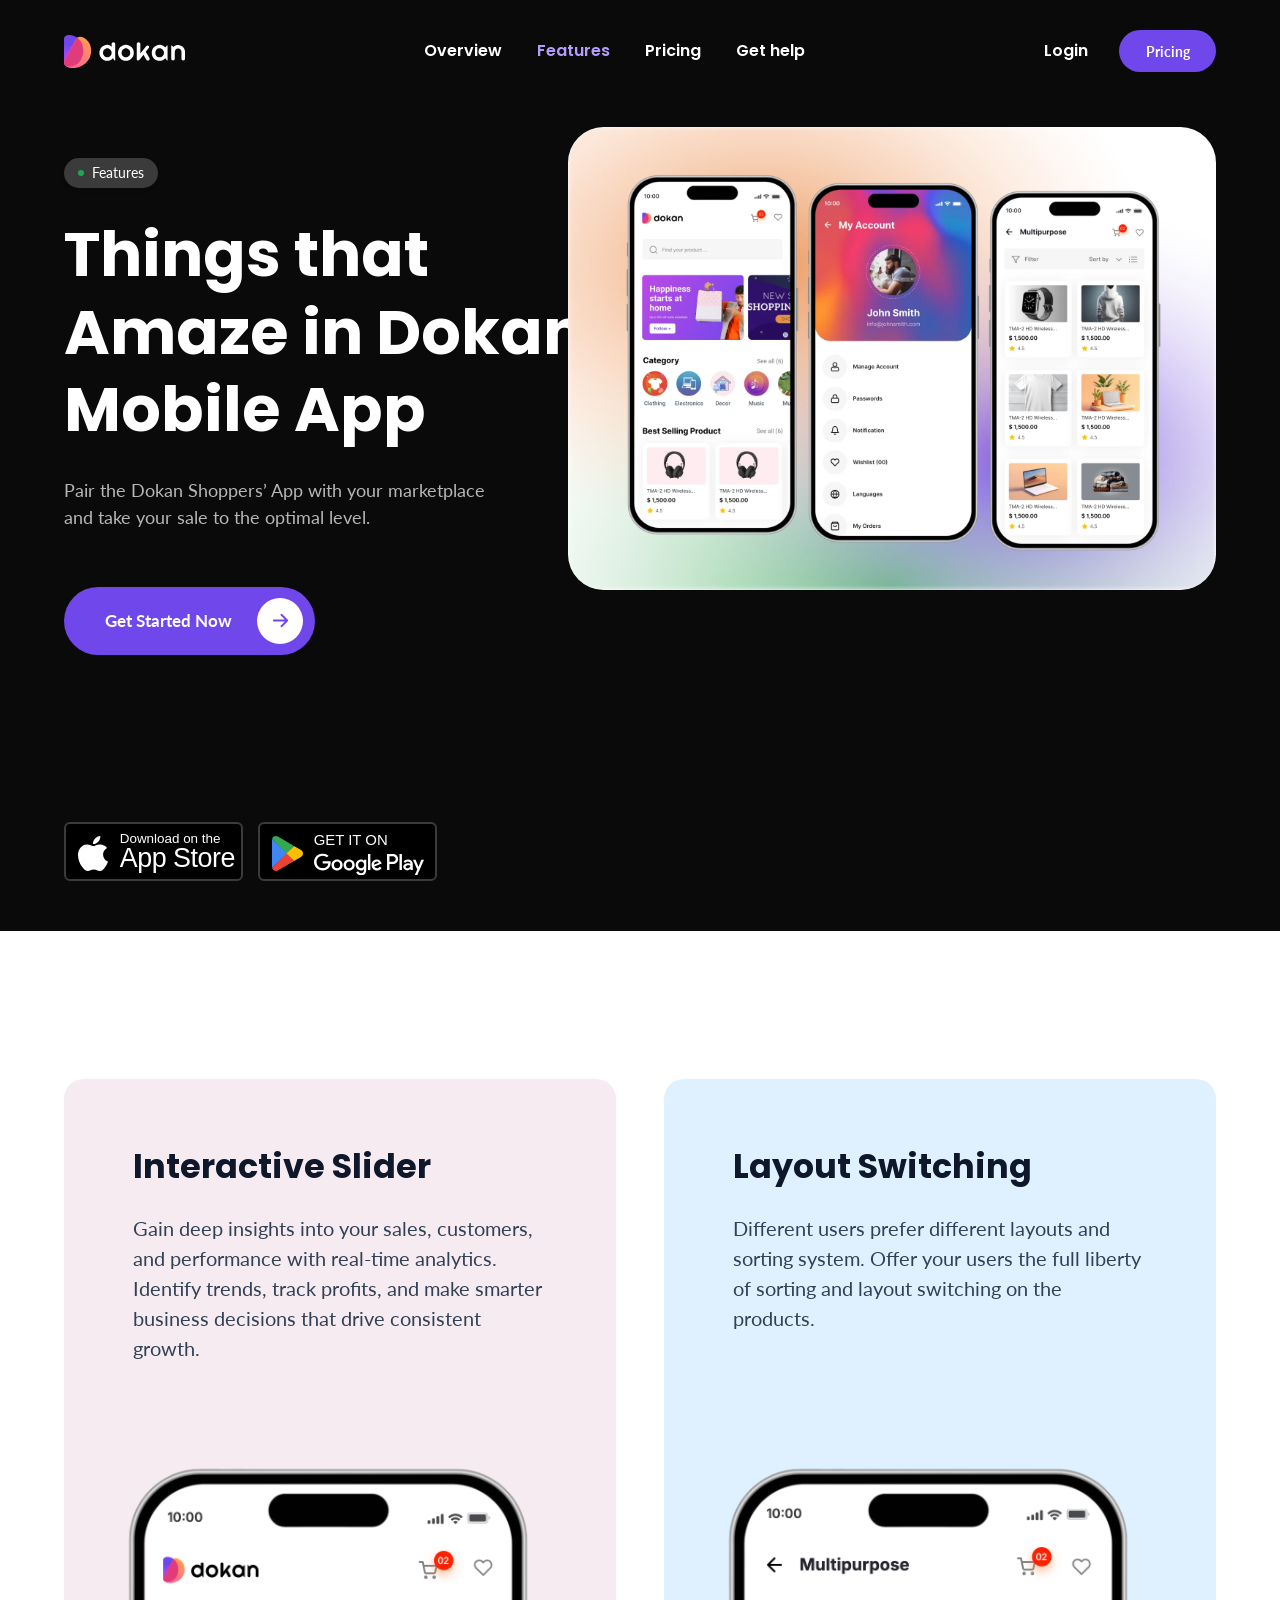
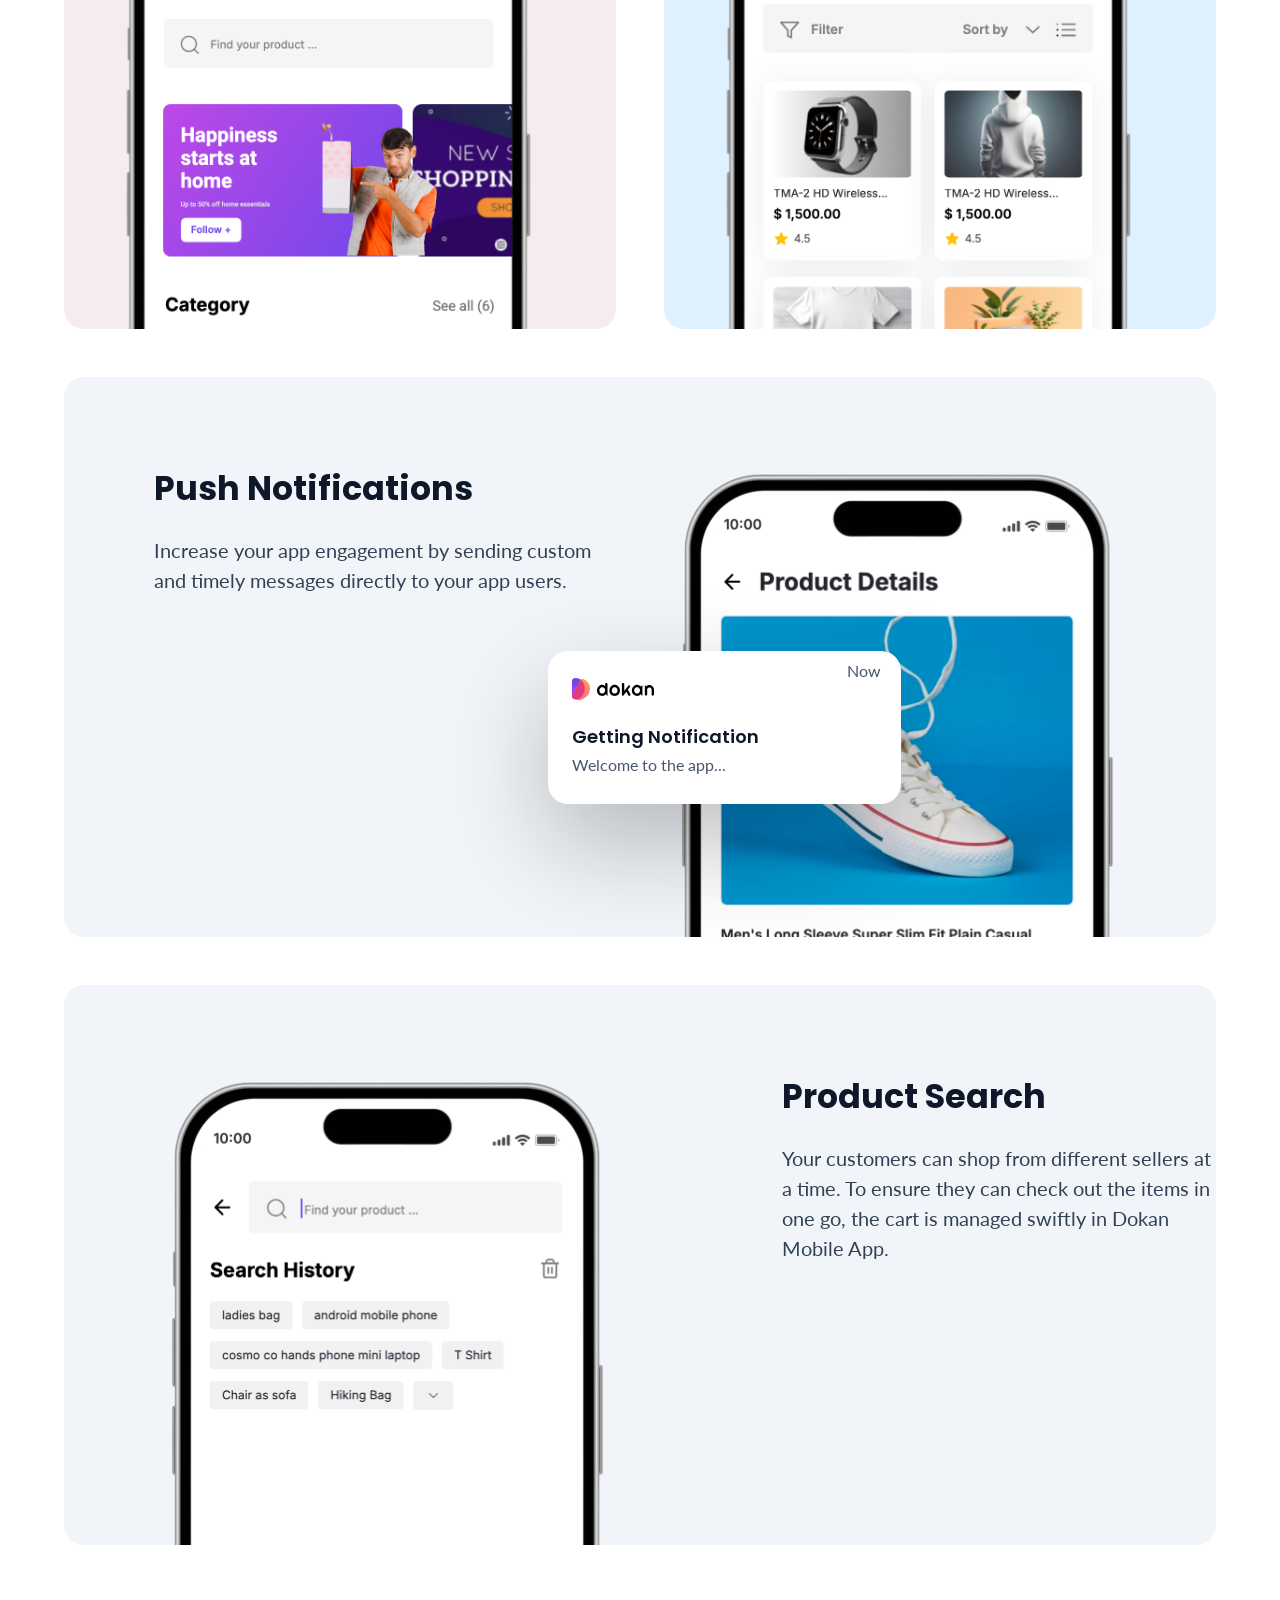
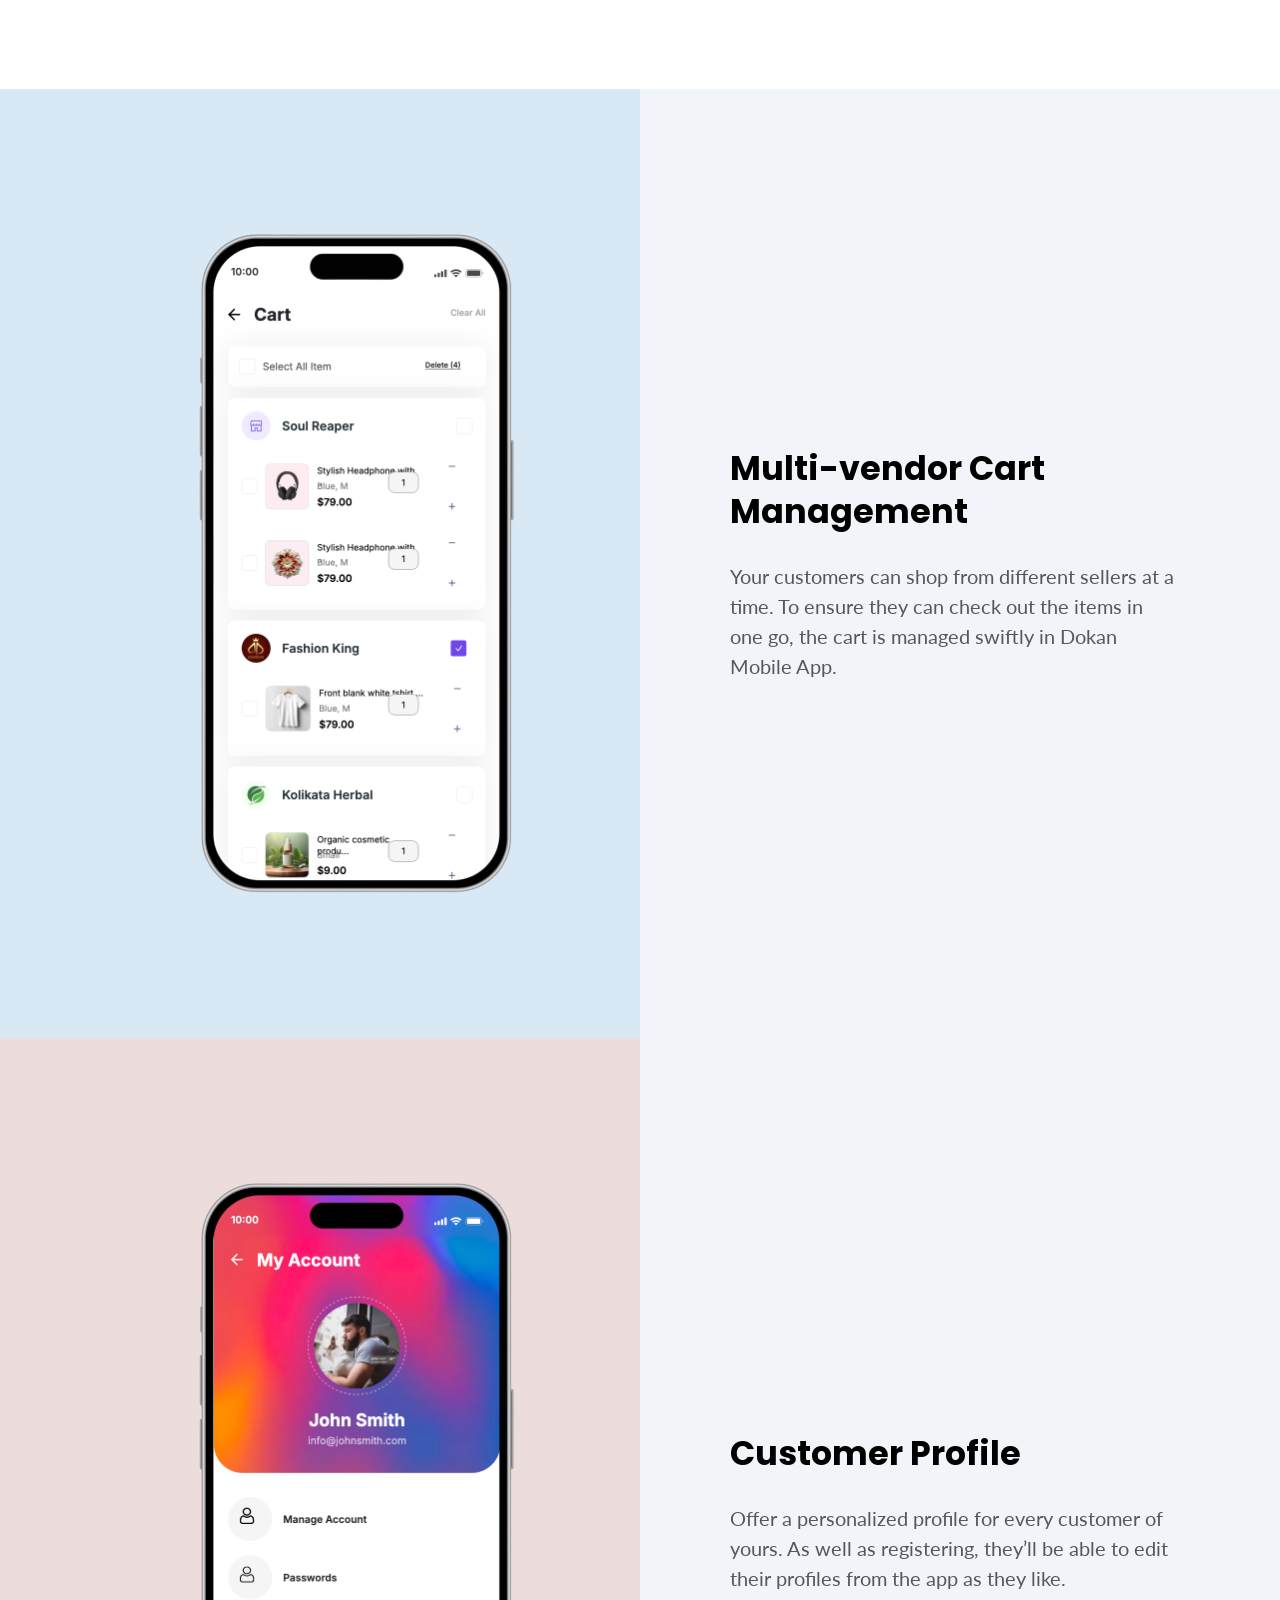
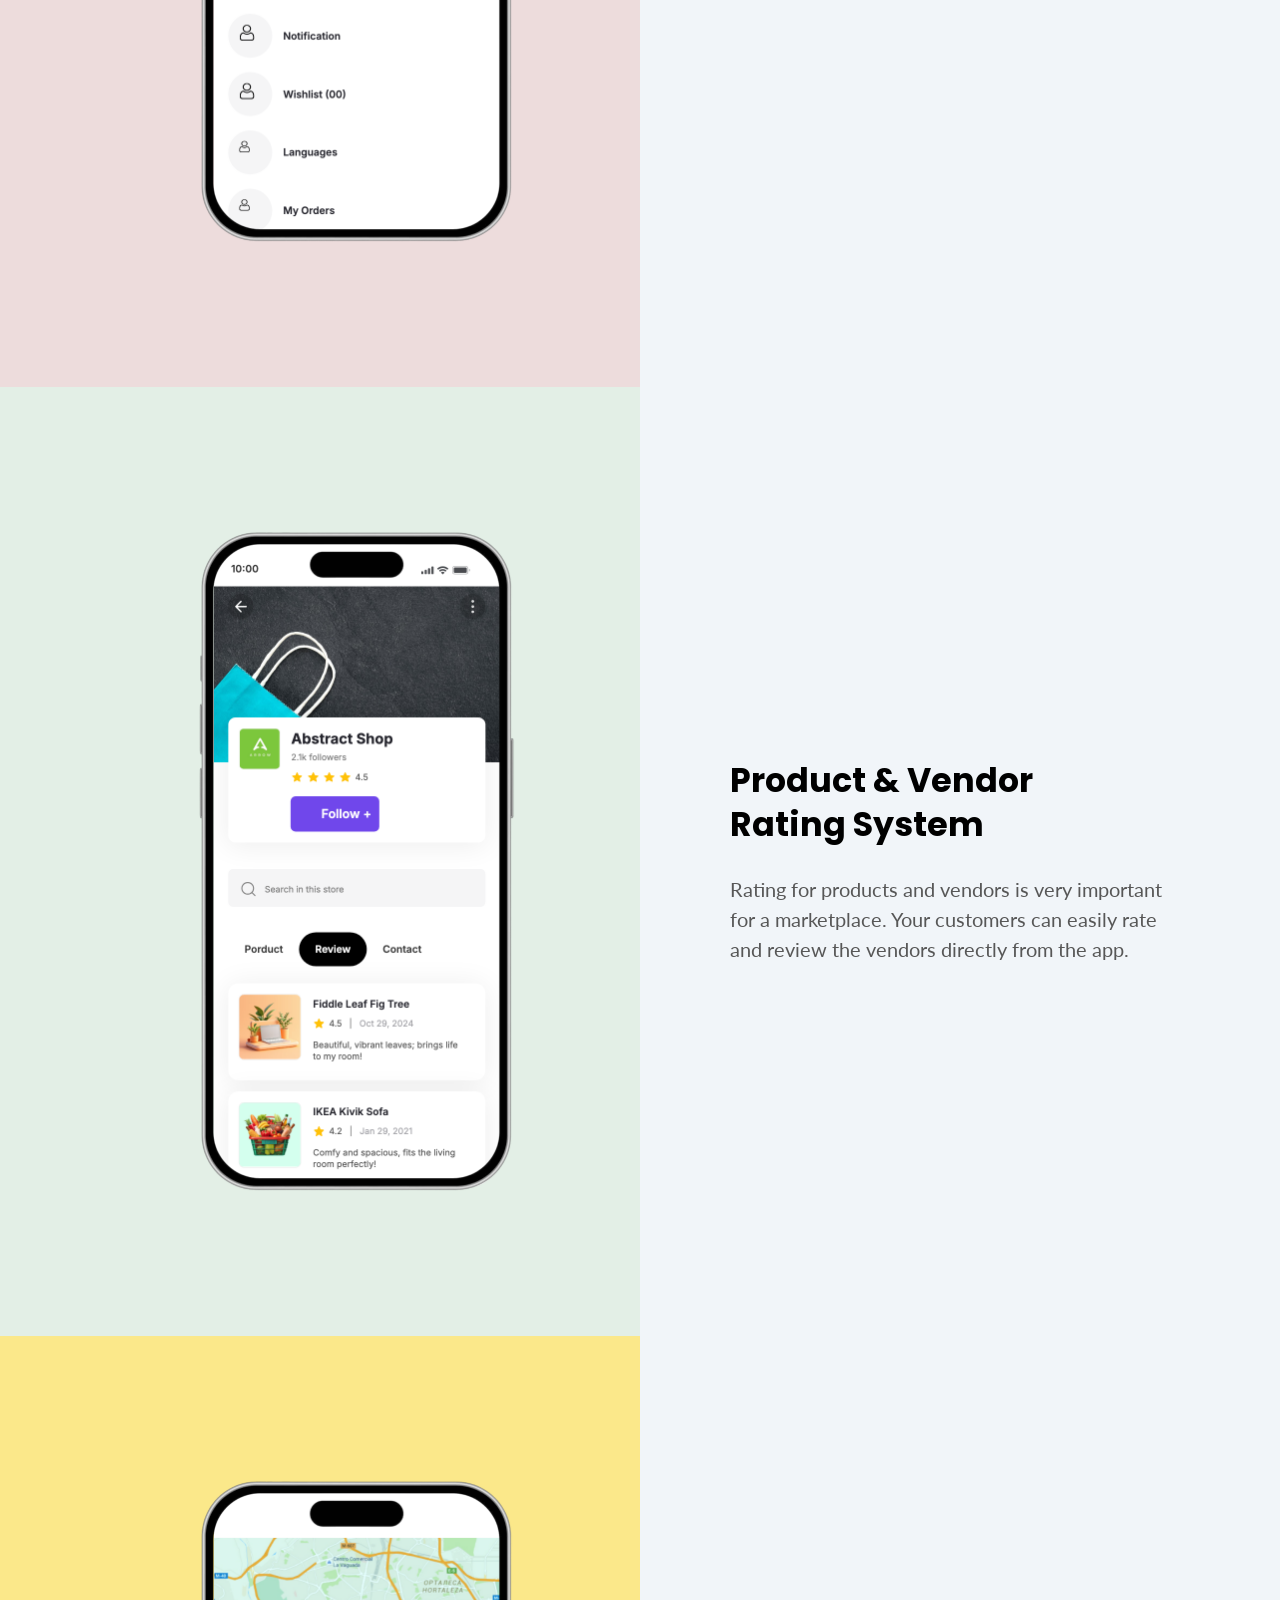
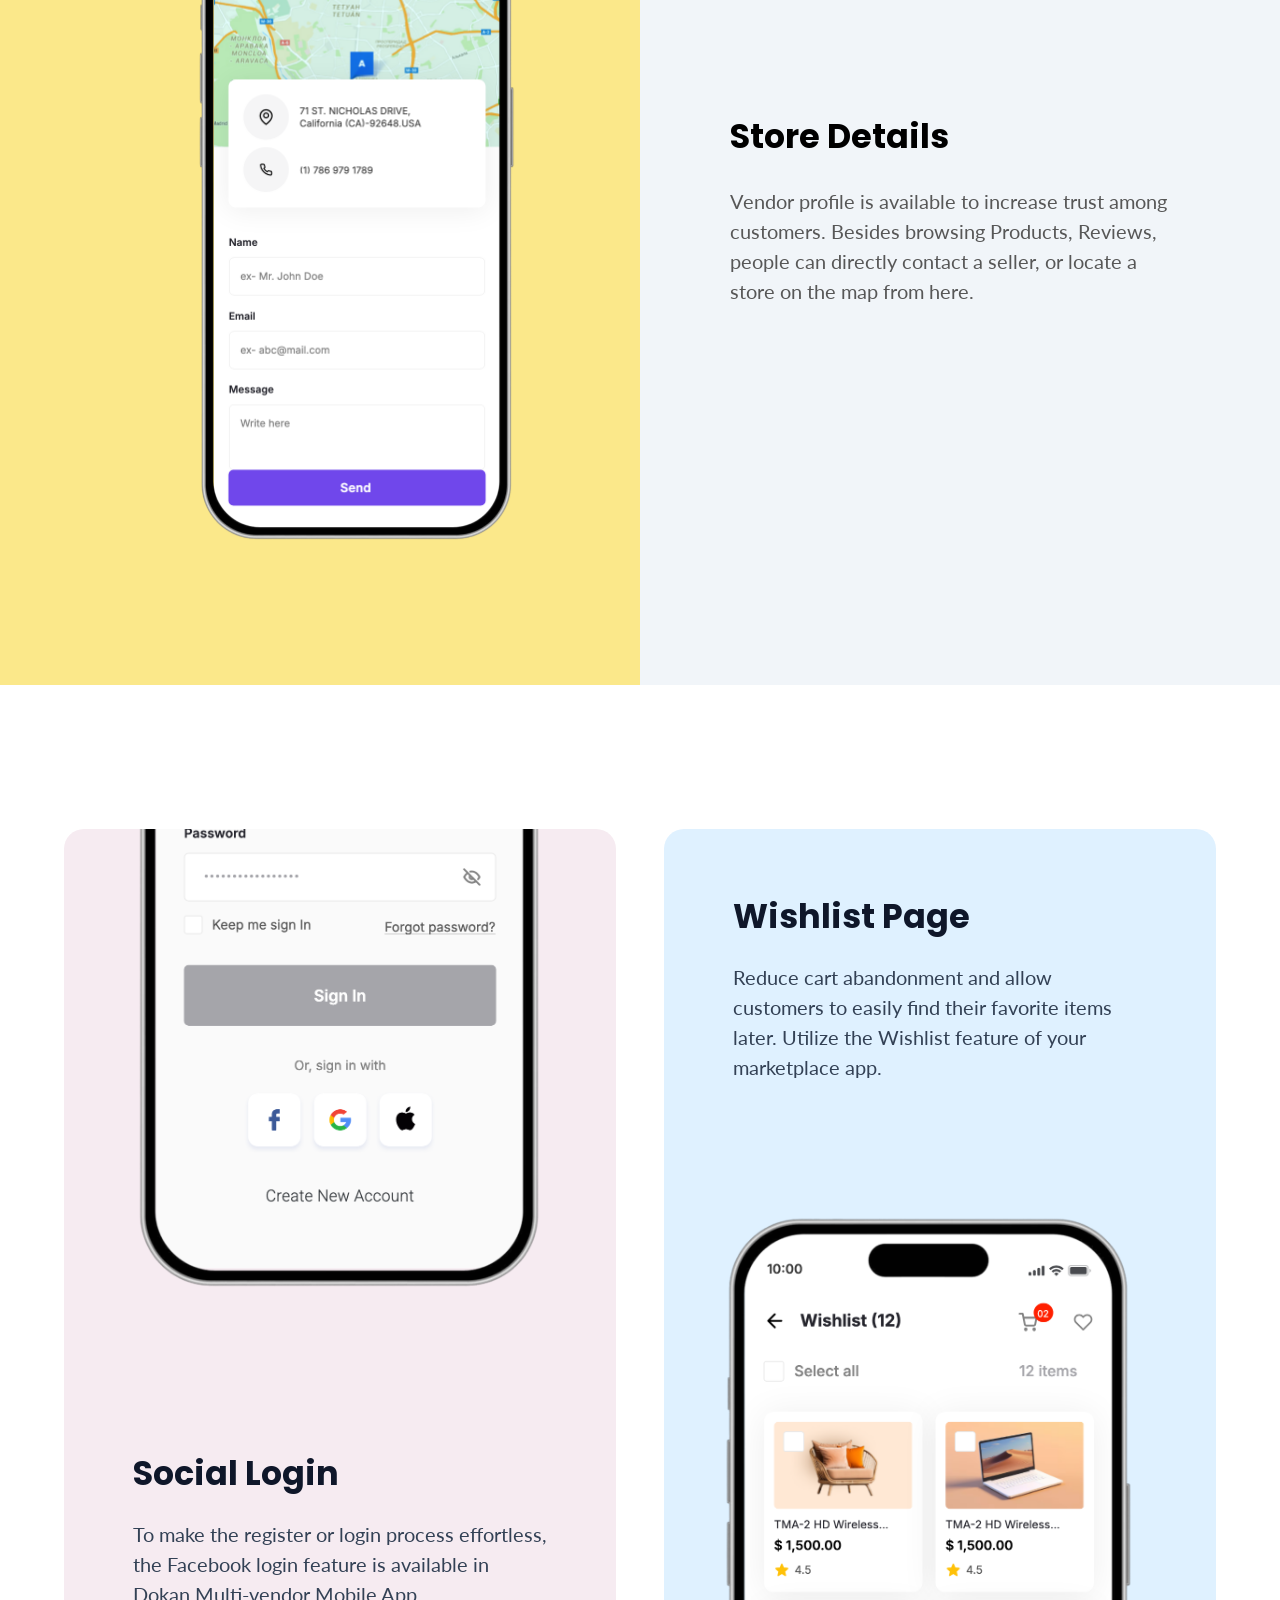
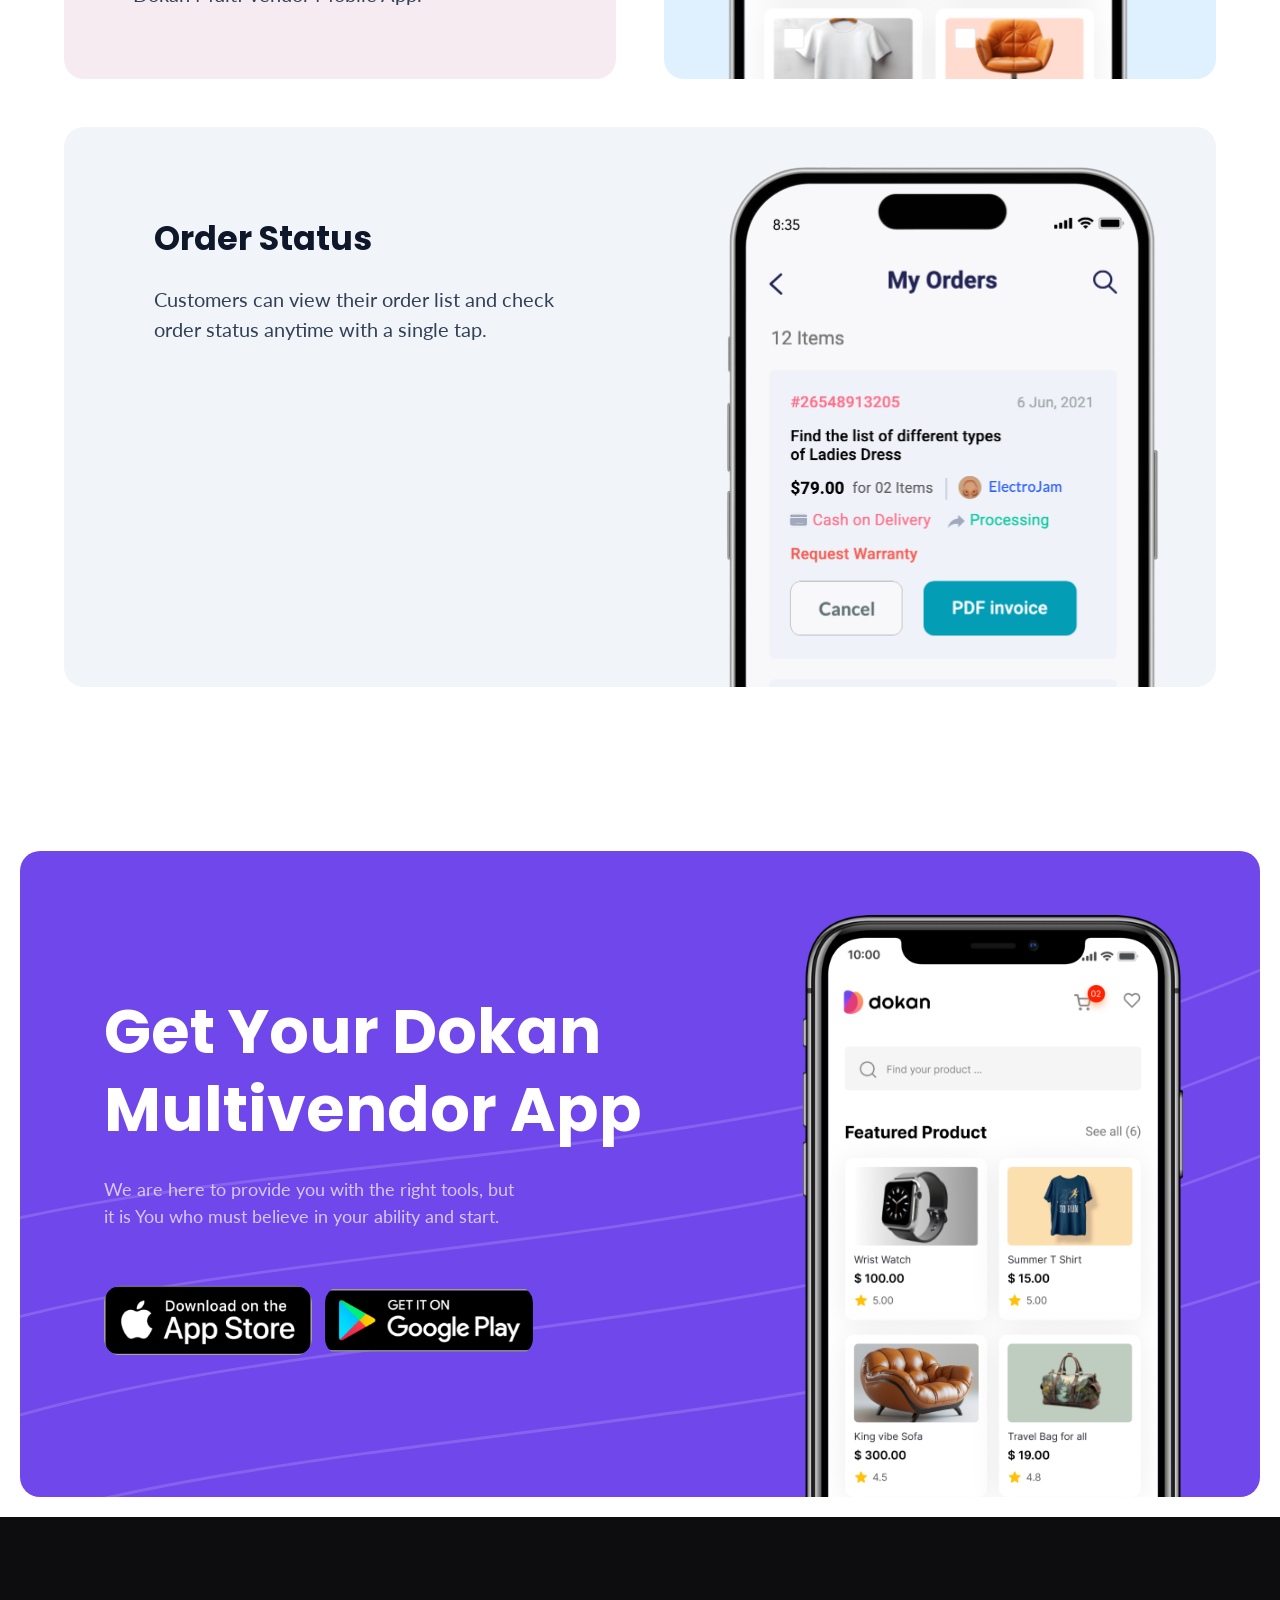
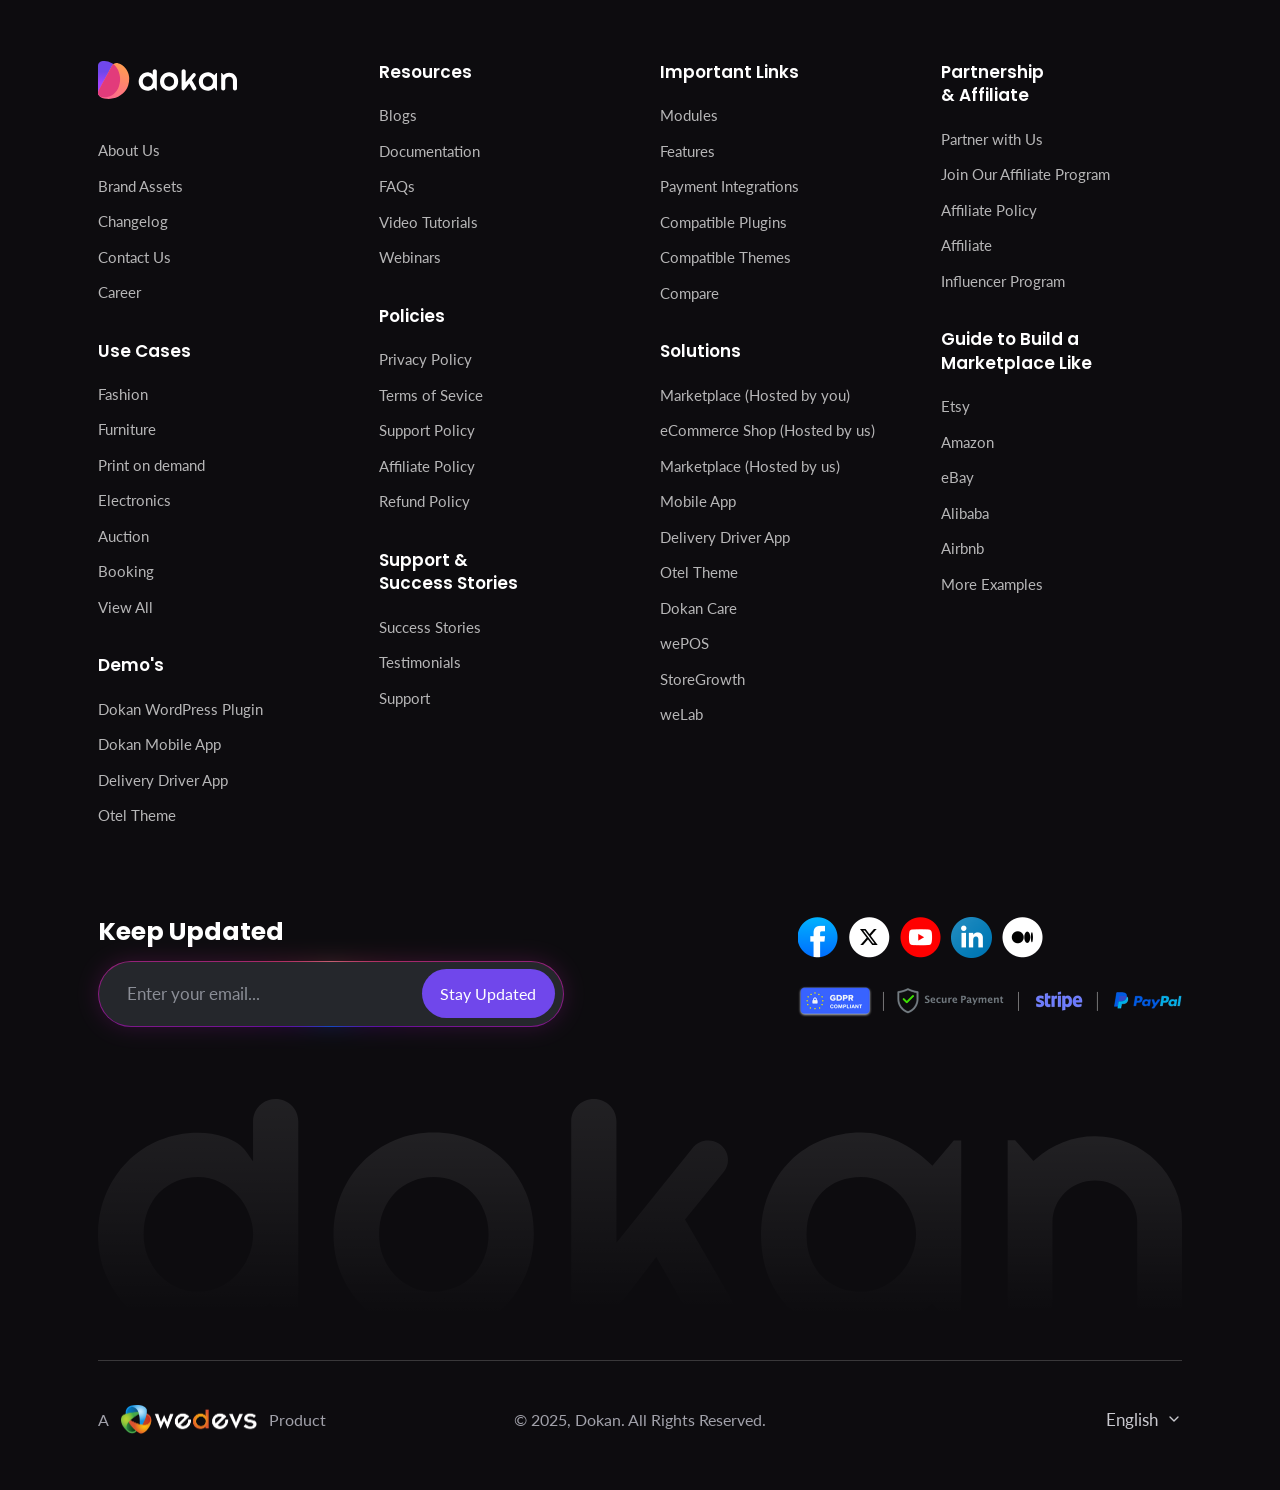
<file: features.html>
<!doctype html>
<html lang="en">
<head>
  <meta charset="utf-8">
  <meta name="viewport" content="width=device-width, initial-scale=1">
  <title>Dokan Mobile App Features</title>
  <link rel="preconnect" href="https://fonts.googleapis.com">
  <link rel="preconnect" href="https://fonts.gstatic.com" crossorigin>
  <link href="https://fonts.googleapis.com/css2?family=Lato:wght@400;700&family=Poppins:wght@500;600;700&display=swap" rel="stylesheet">
  <link rel="stylesheet" href="dokan-ui.css?v=9">
  <link rel="stylesheet" href="base.css?v=9">
  <link rel="stylesheet" href="features.css?v=9">
  <link rel="stylesheet" href="cta.css?v=9">
  <link rel="stylesheet" href="footer.css?v=9">
  <link rel="stylesheet" href="menu.css?v=9">
  <link rel="stylesheet" href="app-nav.css?v=9">
</head>
<body>
<div class="page" style="--top-bg:#0a0a0a">

  <!-- ============ HEADER: Dokan Mobile App menu (dokan-menu kit) ============ -->
  <header class="site-nav app-nav" id="site-nav" data-variant="dark"
          data-logo-light="assets/dokan-logo.svg" data-logo-dark="assets/dokan-logo-white.svg">
    <div class="hero-menu">
      <div class="menu-row">
        <a href="#" class="menu-logo" aria-label="Dokan home">
          <img src="assets/dokan-logo-white.svg" alt="Dokan" width="121" height="33" />
        </a>
        <ul class="menu-links" id="menuLinks" aria-label="Dokan Mobile App">
          <li><a href="index.html">Overview</a></li>
          <li><a href="features.html" aria-current="page">Features</a></li>
          <li><a href="pricing.html">Pricing</a></li>
          <li><a href="index.html#faq">Get help</a></li>
          <li class="menu-links-login"><a href="#">Login</a></li>
        </ul>

        <div class="menu-right">
          <a href="#" class="menu-login">Login</a>
          <a href="#" class="menu-pricing pb" aria-label="Pricing"><span class="pb-label"><span class="pb-mask"><span class="pb-t">Pricing</span><span class="pb-t pb-clone" aria-hidden="true">Pricing</span></span></span></a>
          <button class="menu-toggle" id="menuToggle" aria-label="Open menu" aria-expanded="false" aria-controls="menuLinks">
            <svg viewBox="0 0 24 24" fill="none" stroke="currentColor" stroke-width="2" stroke-linecap="round"><path d="M4 7h16M4 12h16M4 17h16"/></svg>
          </button>
        </div>
      </div>
    </div>
  </header>

  <!-- ============ HERO ============ -->
  <section class="f-hero">
    <div class="wrap">
      <div class="f-hero__grid">
        <div class="f-hero__copy">
          <span class="f-tag"><span class="f-tag__dot"></span>Features</span>
          <h1 class="f-hero__title dk-h1">Things that<br>Amaze in Dokan<br>Mobile App</h1>
          <p class="f-hero__desc dk-lead">Pair the Dokan Shoppers’ App with your marketplace and take your sale to the optimal level.</p>
          <div class="f-hero__actions dk-btn-row">
            <a href="#" class="dk-btn dk-btn--primary">Get Started Now <span class="dk-btn__icon"><svg viewBox="0 0 24 24" fill="none" stroke="currentColor" stroke-width="1.9" stroke-linecap="round" stroke-linejoin="round" aria-hidden="true"><path d="M5 12h14M13 6l6 6-6 6"/></svg></span></a>
          </div>
          <div class="f-hero__stores">
            <a class="store-btn" href="#" aria-label="Download on the App Store">
              <img class="store-btn__icon" src="assets/store-apple.svg" alt="" width="30" height="36">
              <span class="store-btn__text"><span class="store-btn__small">Download on the</span><span class="store-btn__big">App Store</span></span>
            </a>
            <a class="store-btn" href="#" aria-label="Get it on Google Play">
              <img class="store-btn__icon store-btn__icon--play" src="assets/store-playstore.svg" alt="" width="31" height="36">
              <span class="store-btn__text store-btn__text--play"><span class="store-btn__get">Get it on</span><img class="store-btn__gp" src="assets/store-googleplay-text.svg" alt="" width="110" height="22"></span>
            </a>
          </div>
        </div>
        <div class="f-hero__art">
          <img src="assets/ft-hero.webp" alt="Dokan customer app: home, account and product list screens" width="886" height="633">
        </div>
      </div>
    </div>
  </section>

  <!-- ============ FEATURE CARDS ============ -->
  <section class="f-bento">
    <div class="wrap">
      <div class="f-bento__pair">
      <article class="fcard" style="--bg:#f6ebf1">
        <div class="fcard__text">
          <h2 class="fcard__title dk-h2">Interactive Slider</h2>
          <p class="fcard__desc dk-lead">Gain deep insights into your sales, customers, and performance with real-time analytics. Identify trends, track profits, and make smarter business decisions that drive consistent growth.</p>
        </div>
        <div class="fcard__media"><img src="assets/ft-slider.png" alt="Home screen with an interactive banner slider" width="442" height="920" loading="lazy"></div>
      </article>
      <article class="fcard" style="--bg:#dff1ff">
        <div class="fcard__text">
          <h2 class="fcard__title dk-h2">Layout Switching</h2>
          <p class="fcard__desc dk-lead">Different users prefer different layouts and sorting system. Offer your users the full liberty of sorting and layout switching on the products.</p>
        </div>
        <div class="fcard__media"><img src="assets/ft-layout.png" alt="Product list in grid layout with filter and sort" width="442" height="920" loading="lazy"></div>
      </article>
      </div>
      <article class="fwide">
        <div class="fwide__text">
          <h2 class="fcard__title dk-h2">Push Notifications</h2>
          <p class="fcard__desc dk-lead">Increase your app engagement by sending custom and timely messages directly to your app users.</p>
        </div>
        <div class="fwide__media">
          <div class="fwide__clip"><img src="assets/ft-push.png" alt="Product details screen" width="442" height="920" loading="lazy"></div>
          <div class="fnote" aria-hidden="true">
            <span class="fnote__logo"><img src="assets/p-dokan-icon.svg" alt="" width="18" height="22"><img src="assets/p-dokan-wordmark.svg" alt="" width="57" height="12.5"></span>
            <span class="fnote__time">Now</span>
            <span class="fnote__title">Getting Notification</span>
            <span class="fnote__text">Welcome to the app...</span>
          </div>
        </div>
      </article>
      <article class="fwide fwide--flip">
        <div class="fwide__text">
          <h2 class="fcard__title dk-h2">Product Search</h2>
          <p class="fcard__desc dk-lead">Your customers can shop from different sellers at a time. To ensure they can check out the items in one go, the cart is managed swiftly in Dokan Mobile App.</p>
        </div>
        <div class="fwide__media">
          <div class="fwide__clip"><img src="assets/ft-search.png" alt="Search screen with search history" width="442" height="920" loading="lazy"></div>
        </div>
      </article>
    </div>
  </section>

  <!-- ============ FEATURE ROWS ============ -->
  <section class="frow" style="--c:#d8e8f5">
    <div class="frow__media"><img src="assets/ft-cart.png" alt="Cart grouped by vendor" width="322" height="671" loading="lazy"></div>
    <div class="frow__text">
      <div class="frow__copy">
        <h2 class="frow__title dk-h2">Multi-vendor Cart<br>Management</h2>
        <p class="frow__desc dk-lead">Your customers can shop from different sellers at a time. To ensure they can check out the items in one go, the cart is managed swiftly in Dokan Mobile App.</p>
      </div>
    </div>
  </section>
  <section class="frow" style="--c:#eddcdc">
    <div class="frow__media"><img src="assets/ft-profile.png" alt="My Account screen" width="322" height="671" loading="lazy"></div>
    <div class="frow__text">
      <div class="frow__copy">
        <h2 class="frow__title dk-h2">Customer Profile</h2>
        <p class="frow__desc dk-lead">Offer a personalized profile for every customer of yours. As well as registering, they’ll be able to edit their profiles from the app as they like.</p>
      </div>
    </div>
  </section>
  <section class="frow" style="--c:#e3efe6">
    <div class="frow__media"><img src="assets/ft-rating.png" alt="Store page with product reviews" width="322" height="671" loading="lazy"></div>
    <div class="frow__text">
      <div class="frow__copy">
        <h2 class="frow__title dk-h2">Product &amp; Vendor<br>Rating System</h2>
        <p class="frow__desc dk-lead">Rating for products and vendors is very important for a marketplace. Your customers can easily rate and review the vendors directly from the app.</p>
      </div>
    </div>
  </section>
  <section class="frow" style="--c:#fbe88a">
    <div class="frow__media"><img src="assets/ft-store.png" alt="Store contact page with map" width="322" height="671" loading="lazy"></div>
    <div class="frow__text">
      <div class="frow__copy">
        <h2 class="frow__title dk-h2">Store Details</h2>
        <p class="frow__desc dk-lead">Vendor profile is available to increase trust among customers. Besides browsing Products, Reviews, people can directly contact a seller, or locate a store on the map from here.</p>
      </div>
    </div>
  </section>

  <!-- ============ MORE FEATURE CARDS ============ -->
  <section class="f-bento f-bento--last">
    <div class="wrap">
      <div class="f-bento__pair">
      <article class="fcard fcard--top" style="--bg:#f6ebf1">
        <div class="fcard__text">
          <h2 class="fcard__title dk-h2">Social Login</h2>
          <p class="fcard__desc dk-lead">To make the register or login process effortless, the Facebook login feature is available in Dokan Multi-vendor Mobile App.</p>
        </div>
        <div class="fcard__media"><img src="assets/ft-login.png" alt="Login screen with social sign-in" width="442" height="920" loading="lazy"></div>
      </article>
      <article class="fcard" style="--bg:#dff1ff">
        <div class="fcard__text">
          <h2 class="fcard__title dk-h2">Wishlist Page</h2>
          <p class="fcard__desc dk-lead">Reduce cart abandonment and allow customers to easily find their favorite items later. Utilize the Wishlist feature of your marketplace app.</p>
        </div>
        <div class="fcard__media"><img src="assets/ft-wishlist.png" alt="Wishlist screen" width="442" height="920" loading="lazy"></div>
      </article>
      </div>
      <article class="fwide fwide--orders">
        <div class="fwide__text">
          <h2 class="fcard__title dk-h2">Order Status</h2>
          <p class="fcard__desc dk-lead">Customers can view their order list and check order status anytime with a single tap.</p>
        </div>
        <div class="fwide__media">
          <div class="fwide__clip"><img src="assets/ft-orders.png" alt="My Orders screen with order status" width="442" height="920" loading="lazy"></div>
        </div>
      </article>
    </div>
  </section>

  <!-- ============ DOWNLOAD ============ -->
  <section class="cta-shell download">
  <div class="cta-band">
    <svg class="cta-waves" preserveAspectRatio="none" viewBox="0 0 1000 500" fill="none" stroke="#FFFFFF" stroke-width="2" aria-hidden="true">
      <path d="M-40 430 C 240 340 620 380 1050 210"/><path d="M-40 500 C 280 410 640 440 1050 300"/>
      <path d="M-40 360 C 240 280 620 320 1050 140"/><path d="M-40 290 C 240 220 620 260 1050 80"/>
    </svg>
    <div class="cta-copy">
      <div class="cta-copy-top">
        <h2 class="cta-title">Get Your Dokan<br />Multivendor App</h2>
        <p class="cta-text">We are here to provide you with the right tools, but it is You who must believe in your ability and start.</p>
      </div>
      <div class="download__stores">
          <a href="#" aria-label="Download on the App Store"><img src="assets/p-appstore.png" alt="" style="width:208.459px;height:69.748px"></a>
          <a href="#" aria-label="Get it on Google Play"><img src="assets/p-googleplay.png" alt="" style="width:207.945px;height:69.576px"></a>
        </div>
    </div>
    <div class="cta-app">
      <div class="cta-app__phone">
        <span class="cta-app__screen cta-app__screen--scroll"><img src="assets/hero-homepage.png" alt="Dokan customer app home screen" loading="lazy"></span>
        <img class="cta-app__frame" src="assets/e-iphone.png" alt="" loading="lazy">
      </div>
    </div>
  </div>
  </section>

  <!-- ============ FOOTER ============ -->
  <footer class="site-footer">
  <div class="sf-wrap sf-inner">
    <div class="sf-grid">
      <div class="sf-col">
        <a href="#" class="sf-logo"><img src="assets/dokan-logo-footer.svg" alt="Dokan" width="139" height="38" /></a>
        <ul class="sf-links">
          <li><a href="#">About Us</a></li>
          <li><a href="#">Brand Assets</a></li>
          <li><a href="#">Changelog</a></li>
          <li><a href="#">Contact Us</a></li>
          <li><a href="#">Career</a></li>
        </ul>
        <h5 class="sf-h">Use Cases</h5>
        <ul class="sf-links">
          <li><a href="#">Fashion</a></li>
          <li><a href="#">Furniture</a></li>
          <li><a href="#">Print on demand</a></li>
          <li><a href="#">Electronics</a></li>
          <li><a href="#">Auction</a></li>
          <li><a href="#">Booking</a></li>
          <li><a href="#">View All</a></li>
        </ul>
        <h5 class="sf-h">Demo's</h5>
        <ul class="sf-links">
          <li><a href="#">Dokan WordPress Plugin</a></li>
          <li><a href="#">Dokan Mobile App</a></li>
          <li><a href="#">Delivery Driver App</a></li>
          <li><a href="#">Otel Theme</a></li>
        </ul>
      </div>
      <div class="sf-col">
        <h5 class="sf-h">Resources</h5>
        <ul class="sf-links">
          <li><a href="#">Blogs</a></li>
          <li><a href="#">Documentation</a></li>
          <li><a href="#">FAQs</a></li>
          <li><a href="#">Video Tutorials</a></li>
          <li><a href="#">Webinars</a></li>
        </ul>
        <h5 class="sf-h">Policies</h5>
        <ul class="sf-links">
          <li><a href="#">Privacy Policy</a></li>
          <li><a href="#">Terms of Sevice</a></li>
          <li><a href="#">Support Policy</a></li>
          <li><a href="#">Affiliate Policy</a></li>
          <li><a href="#">Refund Policy</a></li>
        </ul>
        <h5 class="sf-h">Support &amp;<br />Success Stories</h5>
        <ul class="sf-links">
          <li><a href="#">Success Stories</a></li>
          <li><a href="#">Testimonials</a></li>
          <li><a href="#">Support</a></li>
        </ul>
      </div>
      <div class="sf-col">
        <h5 class="sf-h">Important Links</h5>
        <ul class="sf-links">
          <li><a href="#">Modules</a></li>
          <li><a href="#">Features</a></li>
          <li><a href="#">Payment Integrations</a></li>
          <li><a href="#">Compatible Plugins</a></li>
          <li><a href="#">Compatible Themes</a></li>
          <li><a href="#">Compare</a></li>
        </ul>
        <h5 class="sf-h">Solutions</h5>
        <ul class="sf-links">
          <li><a href="#">Marketplace (Hosted by you)</a></li>
          <li><a href="#">eCommerce Shop (Hosted by us)</a></li>
          <li><a href="#">Marketplace (Hosted by us)</a></li>
          <li><a href="#">Mobile App</a></li>
          <li><a href="#">Delivery Driver App</a></li>
          <li><a href="#">Otel Theme</a></li>
          <li><a href="#">Dokan Care</a></li>
          <li><a href="#">wePOS</a></li>
          <li><a href="#">StoreGrowth</a></li>
          <li><a href="#">weLab</a></li>
        </ul>
      </div>
      <div class="sf-col">
        <h5 class="sf-h">Partnership<br />&amp; Affiliate</h5>
        <ul class="sf-links">
          <li><a href="#">Partner with Us</a></li>
          <li><a href="#">Join Our Affiliate Program</a></li>
          <li><a href="#">Affiliate Policy</a></li>
          <li><a href="#">Affiliate</a></li>
          <li><a href="#">Influencer Program</a></li>
        </ul>
        <h5 class="sf-h">Guide to Build a<br />Marketplace Like</h5>
        <ul class="sf-links">
          <li><a href="#">Etsy</a></li>
          <li><a href="#">Amazon</a></li>
          <li><a href="#">eBay</a></li>
          <li><a href="#">Alibaba</a></li>
          <li><a href="#">Airbnb</a></li>
          <li><a href="#">More Examples</a></li>
        </ul>
      </div>
    </div>
    <div class="sf-news">
      <div>
        <h5 class="sf-news-title">Keep Updated</h5>
        <div class="sf-ring">
          <form class="sf-form" onsubmit="return false" aria-label="Newsletter">
            <label class="sr-only" for="sf-email">Email address</label>
            <input id="sf-email" type="email" placeholder="Enter your email..." autocomplete="email" />
            <button type="submit">Stay Updated</button>
          </form>
        </div>
      </div>
      <div class="sf-trust">
        <div class="sf-social">
          <a href="#" aria-label="Dokan on Facebook"><img src="assets/social-facebook.png" alt="" width="41" height="41" loading="lazy" /></a>
          <a href="#" aria-label="Dokan on X (Twitter)"><img src="assets/social-x.png" alt="" width="41" height="41" loading="lazy" /></a>
          <a href="#" aria-label="Dokan on YouTube"><img src="assets/social-youtube.png" alt="" width="41" height="41" loading="lazy" /></a>
          <a href="#" aria-label="Dokan on LinkedIn"><img src="assets/social-linkedin.png" alt="" width="41" height="41" loading="lazy" /></a>
          <a href="#" aria-label="Dokan on Medium"><img src="assets/social-medium.png" alt="" width="41" height="41" loading="lazy" /></a>
        </div>
        <img class="sf-pay" src="assets/payments.png" alt="GDPR compliant, secure payment with Stripe and PayPal" width="384" height="32" loading="lazy" />
      </div>
    </div>
    <svg class="sf-wordmark" viewBox="67.57 13.65 163.43 35.7" preserveAspectRatio="xMidYMid meet" role="img" aria-label="Dokan"> <defs> <linearGradient id="sfWm" x1="0" y1="0" x2="0" y2="1"><stop offset="0" stop-color="#fff" stop-opacity=".085"/><stop offset=".9" stop-color="#fff" stop-opacity="0"/></linearGradient> </defs> <path d="M227.151 23.0724C225.964 21.8939 224.563 20.9604 222.98 20.3023C221.396 19.6238 219.688 19.282 217.902 19.282C216.246 19.282 214.626 19.5779 213.095 20.1696C211.58 20.741 210.205 21.5725 209.002 22.6438L208.606 22.9959L205.846 19.8687H204.721V45.4831C204.721 47.3043 206.236 48.7889 208.095 48.7889C209.955 48.7889 211.47 47.3043 211.47 45.4831V32.1887C211.47 31.3367 211.637 30.5256 211.97 29.7757C212.298 29.0156 212.757 28.3371 213.335 27.7708C213.913 27.2046 214.6 26.7556 215.387 26.4291C216.173 26.1077 217.017 25.9394 217.902 25.9394C218.766 25.9394 219.595 26.1026 220.365 26.4291C221.126 26.7505 221.808 27.2046 222.381 27.7657C222.959 28.332 223.417 29.0054 223.75 29.7757C224.079 30.5256 224.25 31.3367 224.25 32.1836V45.4831C224.25 47.3043 225.766 48.7889 227.625 48.7889C229.484 48.7889 231 47.3043 231 45.4831V32.1887C231 30.4236 230.651 28.7401 229.958 27.1944C229.276 25.6129 228.333 24.2304 227.151 23.0724Z" fill="url(#sfWm)"/><path d="M190.685 21.5062C189.894 20.945 189.045 20.4553 188.165 20.037C187.285 19.6238 186.368 19.2973 185.436 19.0626C184.514 18.833 183.566 18.7157 182.624 18.7157C180.551 18.7157 178.577 19.0983 176.744 19.8482C174.931 20.5828 173.317 21.6388 171.942 22.9805C170.588 24.3222 169.505 25.9598 168.718 27.8473C167.927 29.7145 167.531 31.8061 167.531 34.0558C167.531 36.4739 167.932 38.6573 168.718 40.5449C169.505 42.4273 170.588 44.0445 171.942 45.3505C173.307 46.636 174.921 47.6359 176.728 48.3144C178.561 48.998 180.546 49.3449 182.624 49.3449C183.561 49.3449 184.498 49.2276 185.405 48.998C186.337 48.7633 187.259 48.4471 188.144 48.0491C189.024 47.6359 189.868 47.1513 190.659 46.6105C191.477 46.0494 192.253 45.4423 192.977 44.8046L193.409 44.4271L196.617 48.7837H197.716V19.9196H196.596L193.373 23.7049L192.972 23.3325C192.263 22.6795 191.498 22.0623 190.685 21.5062ZM190.238 37.3003C189.816 38.3206 189.227 39.244 188.488 40.05C187.743 40.8408 186.852 41.4886 185.853 41.9835C184.847 42.463 183.764 42.7079 182.624 42.7079C181.499 42.7079 180.421 42.5191 179.41 42.1416C178.41 41.7641 177.525 41.1979 176.77 40.4582C176.036 39.7184 175.447 38.8053 175.025 37.7391C174.603 36.6576 174.39 35.423 174.39 34.0609C174.39 32.6988 174.603 31.4694 175.025 30.4083C175.447 29.3267 176.03 28.4034 176.765 27.6637C177.52 26.924 178.41 26.3577 179.405 25.9802C180.415 25.6027 181.493 25.4139 182.618 25.4139C183.764 25.4139 184.853 25.669 185.853 26.1689C186.852 26.6383 187.738 27.2913 188.488 28.0973C189.227 28.8778 189.816 29.8063 190.243 30.8521C190.68 31.8724 190.909 32.9539 190.909 34.0609C190.904 35.1679 190.68 36.2596 190.238 37.3003Z" fill="url(#sfWm)"/><path d="M156.068 31.8317L161.896 24.659C162.615 23.7764 162.75 22.5929 162.25 21.5726C161.75 20.5523 160.719 19.9197 159.563 19.9197C158.646 19.9197 157.792 20.3227 157.224 21.0318L145.73 35.3058V16.9864C145.73 15.1499 144.205 13.65 142.324 13.65C140.444 13.65 138.918 15.1448 138.918 16.9864V46.1923C138.918 47.6258 140.106 48.7889 141.569 48.7889C142.371 48.7889 143.126 48.4369 143.632 47.8247L145.84 45.1465L151.735 37.4892L157.209 47.1003C157.802 48.141 158.927 48.7889 160.146 48.7889C161.359 48.7889 162.443 48.1768 163.052 47.1514C163.661 46.126 163.667 44.8965 163.068 43.866L156.068 31.8317Z" fill="url(#sfWm)"/><path d="M128.846 22.9295C127.492 21.5878 125.883 20.542 124.055 19.8278C122.238 19.0932 120.259 18.7157 118.17 18.7157C116.103 18.7157 114.124 19.1085 112.296 19.8788C110.483 20.6492 108.869 21.7307 107.494 23.0979C106.14 24.4446 105.051 26.072 104.265 27.9392C103.479 29.8063 103.078 31.8673 103.078 34.0609C103.078 36.2188 103.479 38.2594 104.265 40.1266C105.051 41.9784 106.14 43.6058 107.499 44.973C108.869 46.3146 110.489 47.4012 112.306 48.1869C114.129 48.9572 116.108 49.3449 118.175 49.3449C120.264 49.3449 122.238 48.9521 124.05 48.1818C125.883 47.391 127.498 46.3095 128.852 44.9627C130.206 43.6007 131.294 41.9733 132.081 40.1215C132.867 38.2543 133.268 36.2137 133.268 34.0558C133.268 31.7499 132.867 29.6328 132.081 27.7657C131.284 25.8833 130.201 24.2559 128.846 22.9295ZM125.789 37.5809C125.368 38.642 124.774 39.5654 124.024 40.3204C123.274 41.0754 122.378 41.6672 121.368 42.0855C120.378 42.5038 119.3 42.713 118.17 42.713C117.035 42.713 115.946 42.4936 114.936 42.0549C113.941 41.5958 113.061 40.9734 112.311 40.2031C111.582 39.4277 110.999 38.5094 110.577 37.4687C110.155 36.428 109.942 35.2802 109.942 34.066C109.942 32.7753 110.155 31.5918 110.577 30.5511C110.999 29.49 111.582 28.5666 112.311 27.8167C113.061 27.0413 113.952 26.4444 114.947 26.0465C116.962 25.215 119.384 25.215 121.373 26.0516C122.378 26.4444 123.274 27.0413 124.029 27.8167C124.774 28.5666 125.368 29.49 125.795 30.5562C126.232 31.5918 126.456 32.7753 126.456 34.0711C126.456 35.3312 126.232 36.5147 125.789 37.5809Z" fill="url(#sfWm)"/><path d="M94.349 13.65C92.4742 13.65 90.943 15.1448 90.943 16.9864V23.0673L89.9952 21.7154C89.615 21.1747 89.1411 20.7105 88.589 20.338C88.0214 19.9554 87.4016 19.6442 86.7402 19.4198C86.0788 19.1698 85.3966 18.9913 84.6935 18.8841C84.0009 18.777 83.3134 18.7209 82.6624 18.7209C80.5949 18.7209 78.6158 19.1137 76.7879 19.884C74.9755 20.6543 73.361 21.7359 71.9862 23.103C70.6321 24.4651 69.5436 26.1027 68.7572 27.9698C67.9708 29.8319 67.5698 31.8827 67.5698 34.061C67.5698 36.2546 67.9708 38.3156 68.7572 40.1828C69.5488 42.0346 70.6321 43.662 71.9914 45.0292C73.361 46.3708 74.9807 47.4472 76.7931 48.2176C78.6211 48.9675 80.5949 49.3501 82.6676 49.3501C83.6103 49.3501 84.5425 49.2328 85.4487 49.0032C86.3861 48.7685 87.3079 48.4522 88.188 48.0543C89.0682 47.6411 89.9171 47.1565 90.7035 46.6157C91.5159 46.0545 92.2971 45.4475 93.021 44.8098L93.4532 44.4323L96.6613 48.7889H97.7602V16.9864C97.755 15.1448 96.2291 13.65 94.349 13.65ZM90.2816 37.3055C89.8598 38.3258 89.2713 39.2492 88.5317 40.0552C87.787 40.8459 86.8965 41.4938 85.8965 41.9887C84.8914 42.4682 83.8082 42.7131 82.6676 42.7131C81.5323 42.7131 80.4386 42.4784 79.4231 42.0244C78.4336 41.5704 77.5534 40.9378 76.8035 40.147C76.0744 39.3563 75.4963 38.4279 75.0745 37.3872C74.6526 36.3414 74.4391 35.2241 74.4391 34.0661C74.4391 32.7397 74.6526 31.5307 75.0745 30.4696C75.4963 29.4034 76.0848 28.4902 76.8139 27.7556C77.5638 27.0006 78.4492 26.4139 79.4439 26.016C80.4542 25.6181 81.5375 25.4191 82.6676 25.4191C83.8134 25.4191 84.9018 25.6742 85.9017 26.1741C86.9017 26.6435 87.787 27.2913 88.537 28.1025C89.2765 28.8881 89.8702 29.8166 90.292 30.8573C90.7347 31.8776 90.9586 32.9591 90.9586 34.0661C90.9482 35.168 90.7243 36.2597 90.2816 37.3055Z" fill="url(#sfWm)"/> </svg>
    <div class="sf-bottom">
      <span class="sf-by">A <img src="assets/wedevs-logo.png" alt="weDevs" width="136" height="30" loading="lazy" /> Product</span>
      <span class="sf-copy">&copy; 2025, Dokan. All Rights Reserved.</span>
      <button type="button" class="sf-lang">English <svg viewBox="0 0 24 24" fill="none" stroke="currentColor" stroke-width="2" stroke-linecap="round" stroke-linejoin="round" aria-hidden="true"><path d="M6 9l6 6 6-6"/></svg></button>
    </div>
  </div>
</footer>

</div>
<script src="script.js?v=9"></script>
<script src="menu.js?v=9"></script>
<script src="dokan-ui.js?v=9" defer></script>
</body>
</html>
</file>
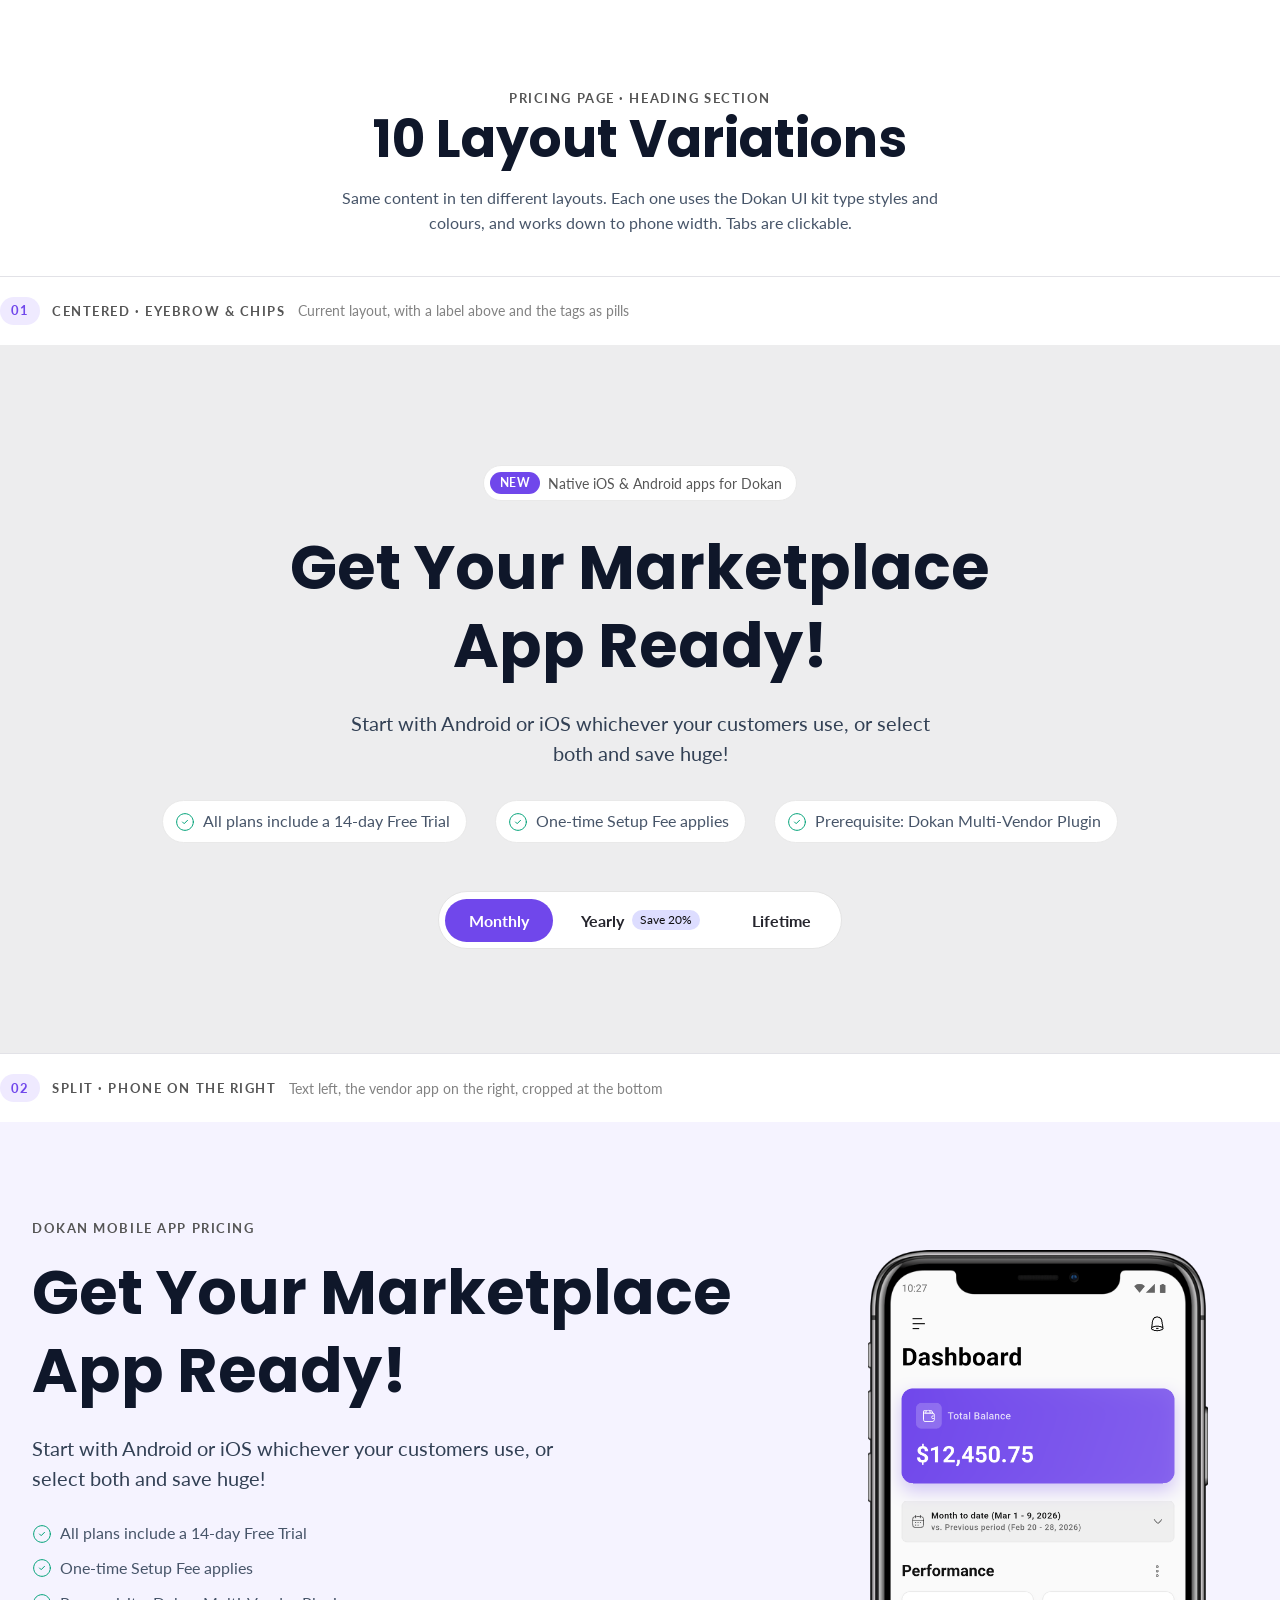
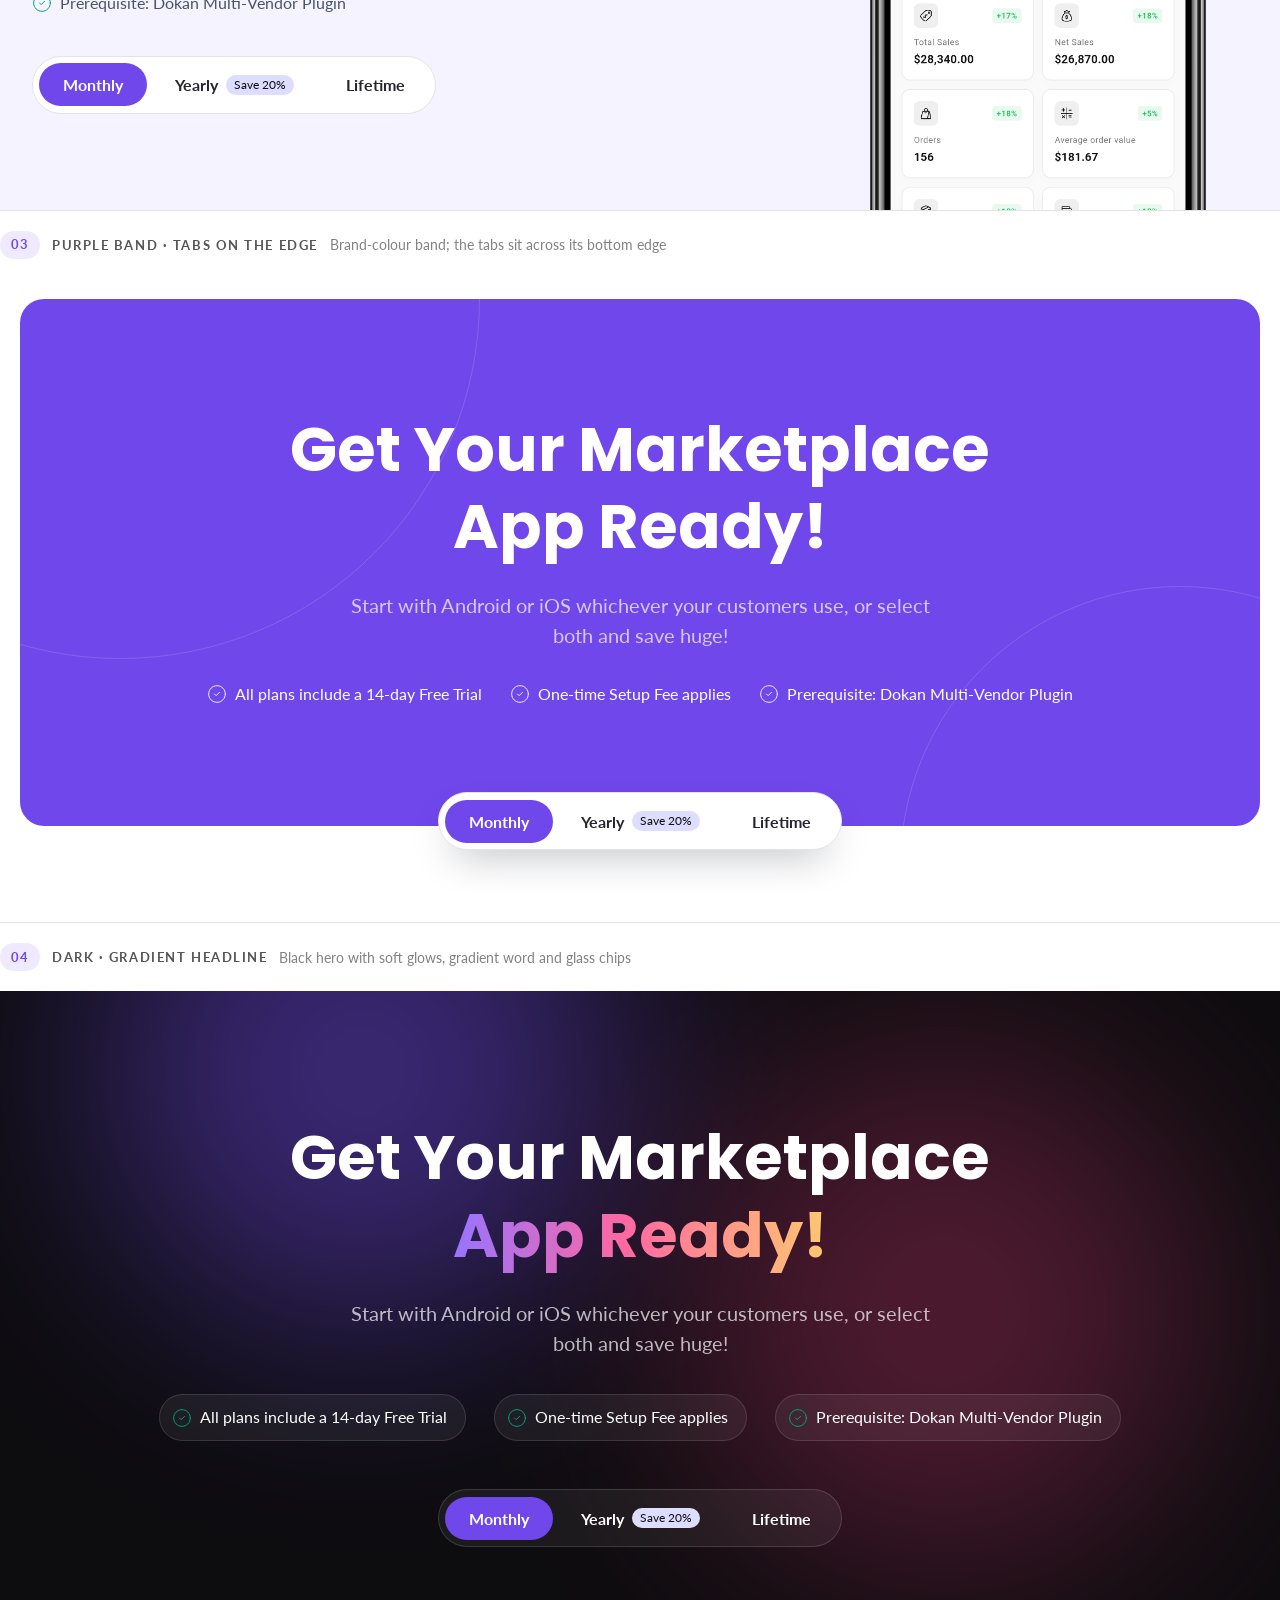
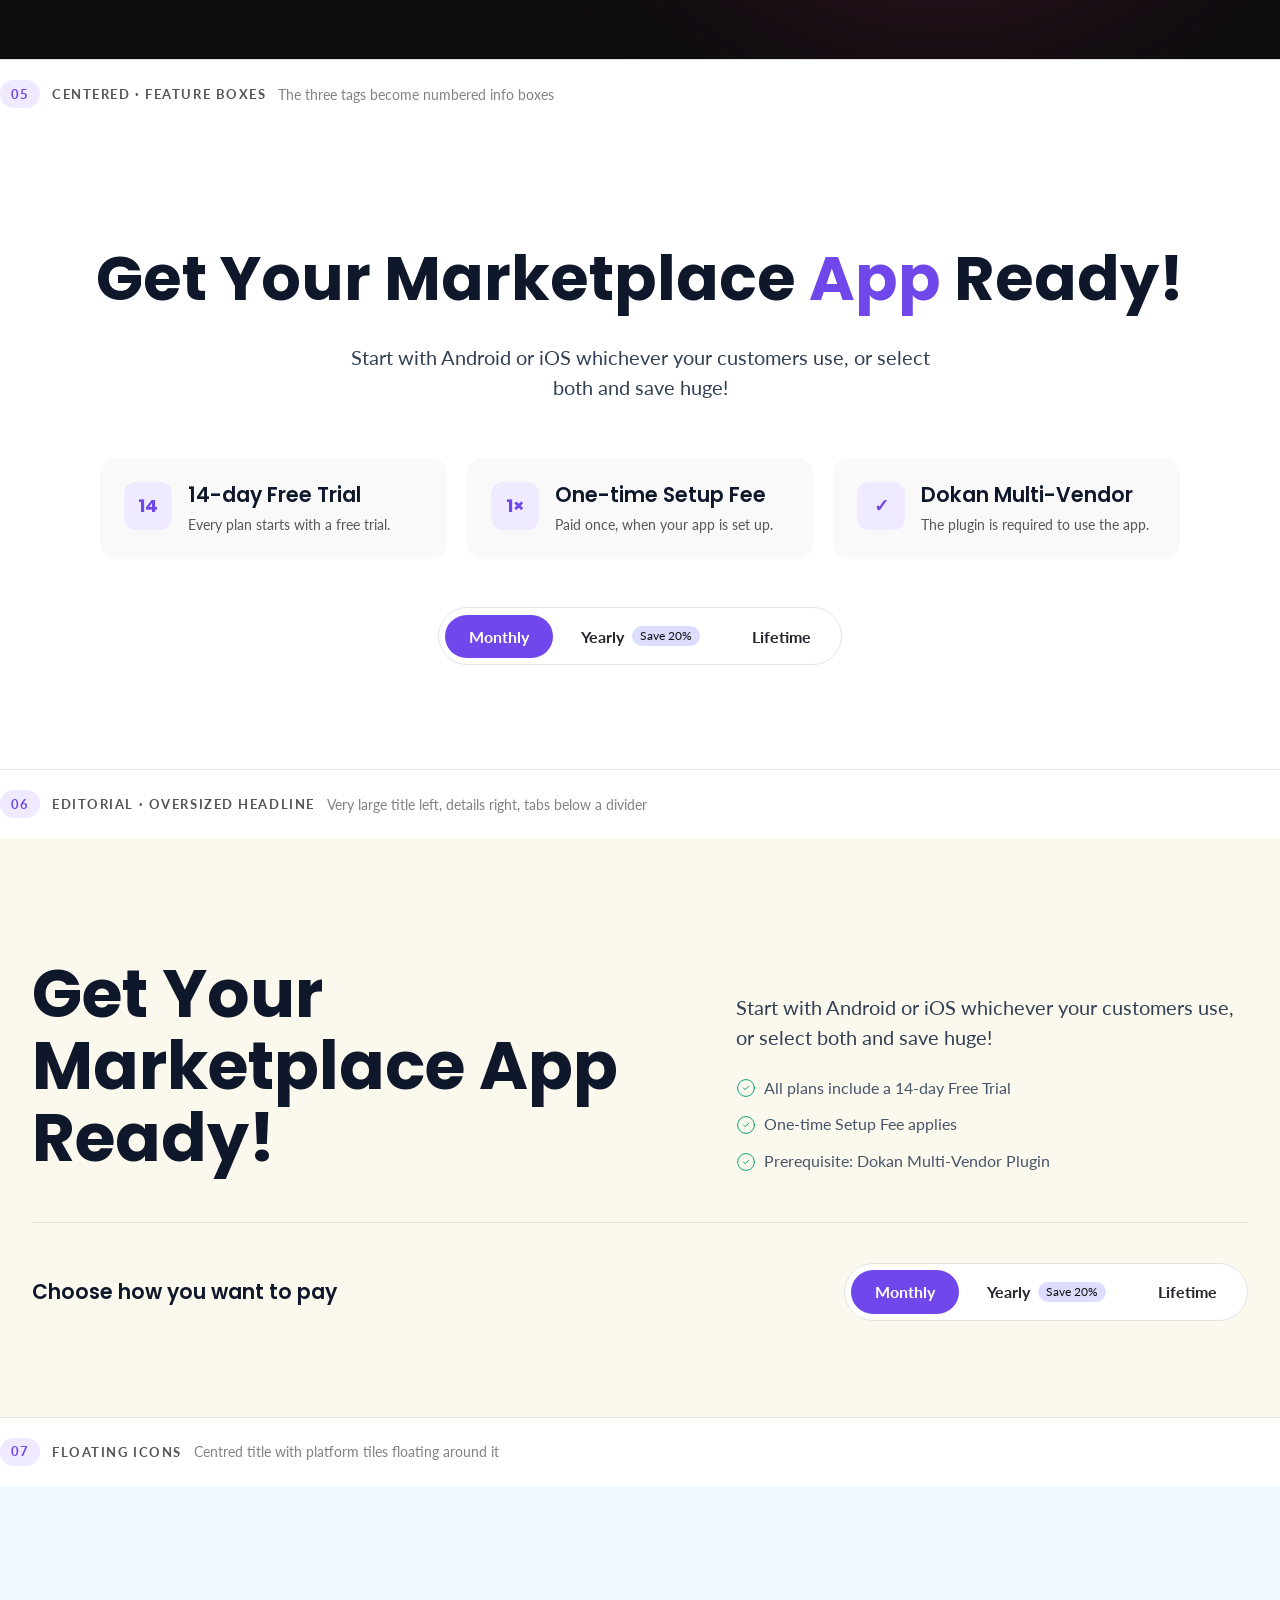
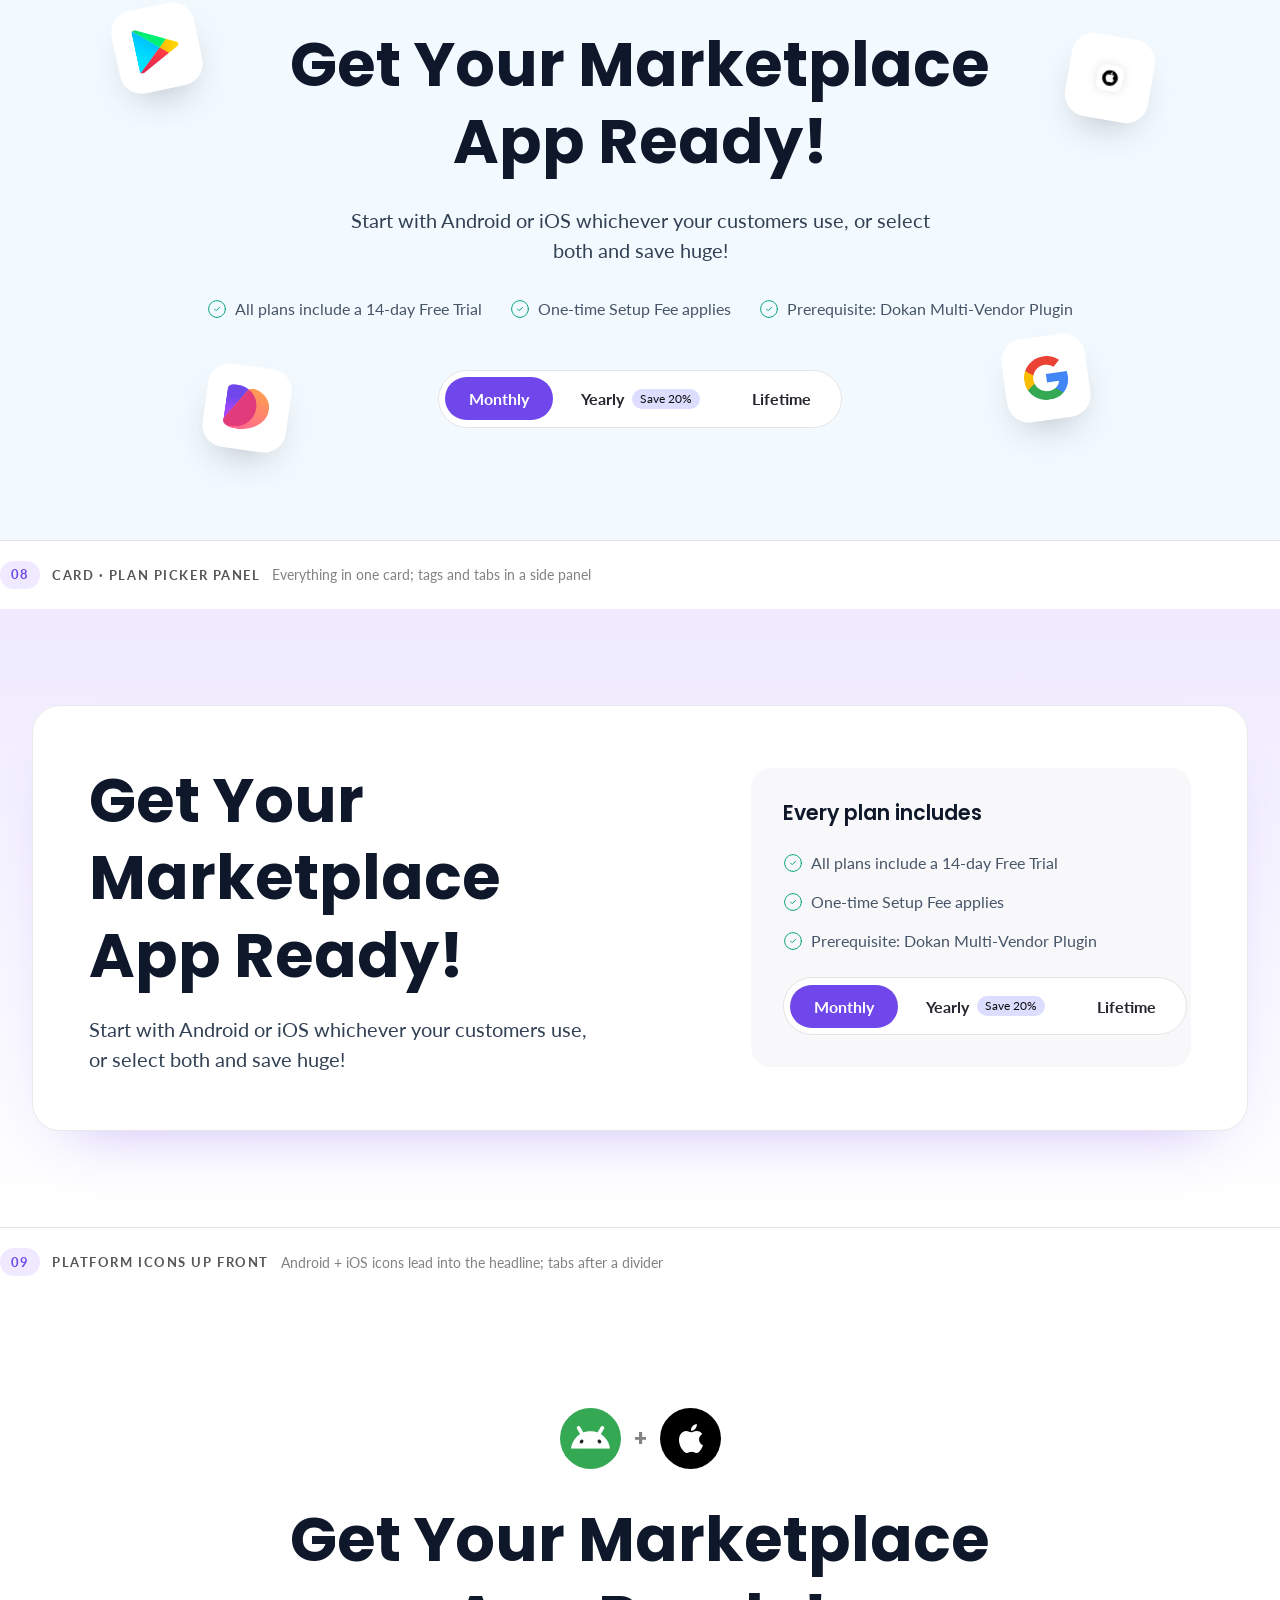
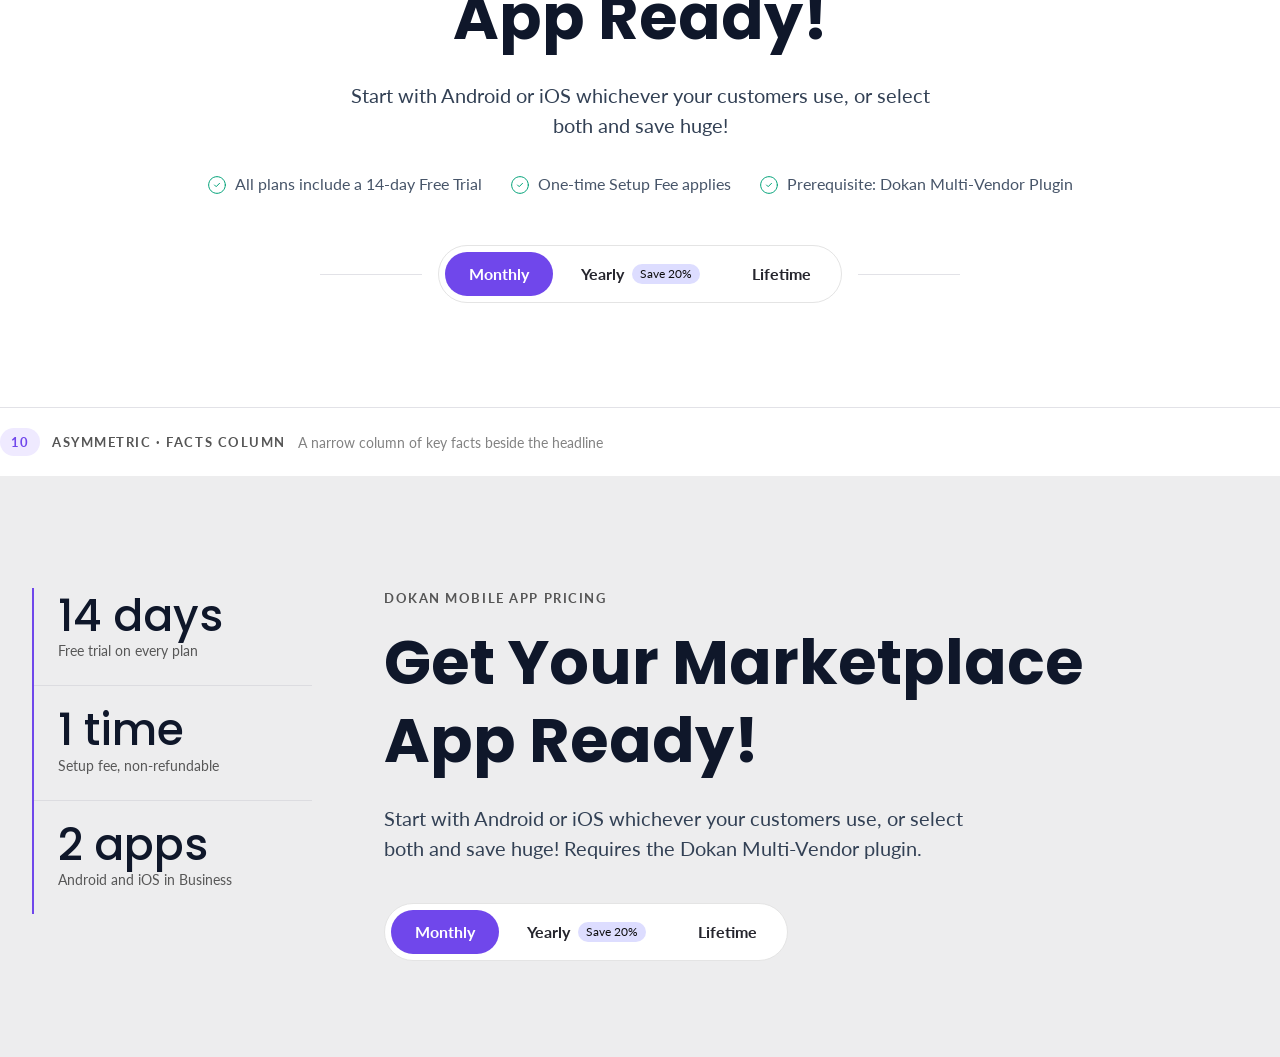
<file: hero-variations.html>
<!doctype html>
<html lang="en">
<head>
  <meta charset="utf-8">
  <meta name="viewport" content="width=device-width, initial-scale=1">
  <title>Pricing Hero — 10 Layout Variations</title>
  <link rel="preconnect" href="https://fonts.googleapis.com">
  <link rel="preconnect" href="https://fonts.gstatic.com" crossorigin>
  <link href="https://fonts.googleapis.com/css2?family=Lato:wght@400;700&family=Poppins:wght@500;600;700&display=swap" rel="stylesheet">
  <link rel="stylesheet" href="dokan-ui.css">
  <style>
    /* Design exploration: ten layouts for the pricing page heading section.
       Same content, the Dokan UI kit type roles (dk-*) and kit colours throughout. */
    *, *::before, *::after { box-sizing: border-box; }
    html, body { margin: 0; }
    body { background: #fff; color: var(--dk-title); font-family: var(--dk-font-body); -webkit-font-smoothing: antialiased; }
    img { display: block; max-width: 100%; }
    ul { margin: 0; padding: 0; list-style: none; }
    button { font: inherit; color: inherit; background: none; border: 0; padding: 0; cursor: pointer; }

    .container { width: 100%; max-width: 1464px; margin: 0 auto; padding: 0 32px; }
    @media (max-width: 639px) { .container { padding: 0 16px; } }

    /* ---- page intro + variation labels ---- */
    .intro { padding: 72px 0 40px; text-align: center; }
    .intro p { max-width: 620px; margin: 16px auto 0; }
    .tag { display: flex; align-items: center; gap: 12px; padding: 20px 0; border-top: 1px solid var(--dk-divider); }
    .tag b { display: inline-grid; place-items: center; min-width: 40px; height: 28px; padding: 0 10px; border-radius: 999px; background: #efeaff; color: var(--dk-primary); font: 700 13px/1 var(--dk-font-body); letter-spacing: .06em; }
    .tag span { font: 700 13px/20px var(--dk-font-body); letter-spacing: .12em; text-transform: uppercase; color: #555; }
    .tag em { font-style: normal; color: var(--dk-muted); font-size: 14px; }
    @media (max-width: 639px) { .tag em { display: none; } }
    .v { position: relative; overflow: clip; }

    /* ---- shared pieces ---- */
    .notes { display: flex; flex-wrap: wrap; gap: 10px 28px; }
    .notes li { display: flex; align-items: center; gap: 8px; }
    .notes li::before { content: ""; flex-shrink: 0; width: 20px; height: 20px; background: url("assets/p-circle-check.svg") center / 100% 100% no-repeat; }
    .tabs { display: inline-flex; align-items: center; gap: 4px; padding: 6px; border: 1px solid #e4e4e4; border-radius: 9999px; background: #fff; }
    .tabs button { display: flex; align-items: center; gap: 8px; padding: 12px 24px; border-radius: 9999px; font: 700 16px/1.2 var(--dk-font-body); color: var(--dk-subtitle); white-space: nowrap; transition: background-color .2s, color .2s; }
    .tabs button:hover { color: var(--dk-primary); }
    .tabs button.is-active { background: var(--dk-primary); color: #fff; }
    .save { padding: 4px 8px; border-radius: 20px; background: #ddf; font: 400 12px/1 var(--dk-font-body); color: #0e0e0f; }
    @media (max-width: 639px) {
      .tabs button { gap: 6px; padding: 10px 14px; font-size: 14px; }
      .save { padding: 3px 6px; font-size: 11px; }
    }
    .eyebrow-pill { display: inline-flex; align-items: center; gap: 8px; padding: 6px 14px 6px 6px; border-radius: 999px; background: #fff; border: 1px solid var(--dk-stroke); }
    .eyebrow-pill i { font-style: normal; padding: 4px 10px; border-radius: 999px; background: var(--dk-primary); color: #fff; font: 700 12px/1.2 var(--dk-font-body); letter-spacing: .04em; }
    .phone { position: relative; aspect-ratio: 342.5 / 685; }
    .phone__screen { position: absolute; left: 6.42%; top: 2.92%; width: 87%; height: 94.45%; border-radius: 10.07% / 4.64%; overflow: hidden; }
    .phone__screen img { position: absolute; left: 0; top: 0; width: 100%; height: 103.4%; }
    .phone__frame { position: absolute; inset: 0; width: 100%; height: 100%; }
    .ic { display: inline-grid; flex-shrink: 0; }
    .ic img { grid-area: 1 / 1; }
    .ic img + img { margin: 5px 0 0 7px; }
    .hl { color: var(--dk-primary); }
    .grad { background: linear-gradient(90deg, #9774ff, #ff68a2 45.666%, #ffc870); -webkit-background-clip: text; background-clip: text; color: transparent; }

    /* ═══ 01 — Centered with eyebrow & chips ═══ */
    .v1 { background: #ededee; padding: 120px 0 104px; text-align: center; }
    .v1 .dk-lead { max-width: 580px; margin: 24px auto 0; }
    .v1 .eyebrow-pill { margin-bottom: 28px; }
    .v1 .notes { justify-content: center; margin-top: 32px; }
    .v1 .notes li { padding: 8px 16px 8px 12px; border-radius: 999px; background: #fff; border: 1px solid var(--dk-stroke); }
    .v1 .tabs { margin-top: 48px; }

    /* ═══ 02 — Split: text left, phone right ═══ */
    .v2 { background: #f5f3ff; padding: 96px 0 0; }
    .v2 .container { display: grid; grid-template-columns: minmax(0, 1fr) 420px; gap: 64px; align-items: end; }
    .v2 .copy { padding-bottom: 96px; }
    .v2 .dk-lead { max-width: 540px; margin-top: 24px; }
    .v2 .notes { flex-direction: column; margin-top: 28px; }
    .v2 .tabs { margin-top: 40px; }
    .v2 .art { height: 560px; overflow: hidden; }
    .v2 .phone { width: 340px; margin: 0 auto; }
    @media (max-width: 1023px) {
      .v2 .container { grid-template-columns: minmax(0, 1fr); gap: 40px; }
      .v2 .copy { padding-bottom: 0; }
      .v2 .art { height: 420px; }
      .v2 .phone { width: 260px; }
    }

    /* ═══ 03 — Purple band, tabs overlapping the edge ═══ */
    .v3 { padding: 20px 20px 0; }
    .v3 .band { position: relative; padding: 112px 32px 120px; border-radius: 24px; background: var(--dk-primary); text-align: center; overflow: hidden; }
    .v3 .band::before, .v3 .band::after { content: ""; position: absolute; border-radius: 50%; border: 1px solid rgba(255, 255, 255, .14); }
    .v3 .band::before { width: 720px; height: 720px; left: -260px; top: -360px; }
    .v3 .band::after { width: 560px; height: 560px; right: -200px; bottom: -320px; }
    .v3 .dk-h1 { color: #fff; position: relative; }
    .v3 .dk-lead { max-width: 580px; margin: 24px auto 0; color: #fff; opacity: .7; position: relative; }
    .v3 .notes { justify-content: center; margin-top: 32px; color: #fff; position: relative; }
    .v3 .notes li::before { filter: brightness(0) invert(1); opacity: .9; }
    .v3 .tabwrap { display: flex; justify-content: center; margin-top: -34px; position: relative; padding-bottom: 72px; }
    .v3 .tabs { box-shadow: 0 18px 40px -16px rgba(17, 24, 39, .35); }

    /* ═══ 04 — Dark hero with glow ═══ */
    .v4 { background: var(--dk-dark); padding: 128px 0 112px; text-align: center; }
    .v4 .glow { position: absolute; width: 520px; height: 520px; border-radius: 50%; filter: blur(110px); opacity: .45; pointer-events: none; }
    .v4 .glow--a { background: #7148ec; left: 8%; top: -180px; }
    .v4 .glow--b { background: #e23b7b; right: 6%; top: 60px; opacity: .3; }
    .v4 .container { position: relative; }
    .v4 .dk-h1 { color: #fff; }
    .v4 .dk-lead { max-width: 580px; margin: 24px auto 0; color: #fff; opacity: .7; }
    .v4 .notes { justify-content: center; margin-top: 36px; }
    .v4 .notes li { padding: 10px 18px 10px 12px; border-radius: 999px; background: rgba(255, 255, 255, .06); border: 1px solid rgba(255, 255, 255, .12); color: #fff; }
    .v4 .tabs { margin-top: 48px; background: rgba(255, 255, 255, .06); border-color: rgba(255, 255, 255, .14); }
    .v4 .tabs button { color: #fff; }

    /* ═══ 05 — Feature boxes under the headline ═══ */
    .v5 { background: #fff; padding: 112px 0 104px; text-align: center; }
    .v5 .dk-lead { max-width: 580px; margin: 24px auto 0; }
    .v5 .boxes { display: grid; grid-template-columns: repeat(3, minmax(0, 1fr)); gap: 20px; max-width: 1080px; margin: 56px auto 0; text-align: left; }
    .v5 .box { display: flex; gap: 16px; align-items: flex-start; padding: 24px; border-radius: 16px; background: #f8f9f8; }
    .v5 .box span { flex-shrink: 0; display: grid; place-items: center; width: 48px; height: 48px; border-radius: 12px; background: #efeaff; color: var(--dk-primary); font: 700 18px/1 var(--dk-font-display); }
    .v5 .tabs { margin-top: 48px; }
    @media (max-width: 899px) { .v5 .boxes { grid-template-columns: minmax(0, 1fr); max-width: 480px; } }

    /* ═══ 06 — Editorial: big headline left, details right, divider ═══ */
    .v6 { background: #fbf8ed; padding: 120px 0 96px; }
    .v6 .row { display: grid; grid-template-columns: minmax(0, 1.25fr) minmax(0, 1fr); gap: 64px; align-items: end; padding-bottom: 48px; border-bottom: 1px solid #e7e2cf; }
    .v6 .dk-h1 { font-size: clamp(40px, 5.2vw, 84px); line-height: 1.08; }
    .v6 .notes { flex-direction: column; gap: 12px; margin-top: 24px; }
    .v6 .foot { display: flex; flex-wrap: wrap; align-items: center; justify-content: space-between; gap: 24px; margin-top: 40px; }
    @media (max-width: 1023px) { .v6 .row { grid-template-columns: minmax(0, 1fr); gap: 28px; } }

    /* ═══ 07 — Floating platform icons around a centred title ═══ */
    .v7 { background: #f3faff; padding: 140px 0 112px; text-align: center; }
    .v7 .dk-lead { max-width: 580px; margin: 24px auto 0; }
    .v7 .notes { justify-content: center; margin-top: 32px; }
    .v7 .tabs { margin-top: 48px; }
    .v7 .float { position: absolute; display: grid; place-items: center; width: 84px; height: 84px; border-radius: 22px; background: #fff; box-shadow: 0 18px 40px -18px rgba(17, 24, 39, .35); animation: bob 6s ease-in-out infinite; }
    .v7 .float img { width: 44px; height: 44px; }
    .v7 .f1 { left: 9%; top: 120px; rotate: -12deg; }
    .v7 .f2 { right: 10%; top: 150px; rotate: 10deg; animation-delay: -2s; }
    .v7 .f3 { left: 16%; bottom: 90px; rotate: 8deg; animation-delay: -4s; }
    .v7 .f4 { right: 15%; bottom: 120px; rotate: -8deg; animation-delay: -3s; }
    @keyframes bob { 50% { translate: 0 -12px; } }
    @media (max-width: 1199px) { .v7 .float { display: none; } }
    @media (prefers-reduced-motion: reduce) { .v7 .float { animation: none; } }

    /* ═══ 08 — Card on a soft background, tabs inside the card ═══ */
    .v8 { background: linear-gradient(180deg, #efeaff 0%, #fff 100%); padding: 96px 0; }
    .v8 .card { display: grid; grid-template-columns: minmax(0, 1fr) minmax(0, 440px); gap: 56px; align-items: center; padding: 56px; border-radius: 28px; background: #fff; border: 1px solid var(--dk-stroke); box-shadow: 0 30px 60px -40px rgba(112, 71, 235, .45); }
    .v8 .dk-lead { margin-top: 20px; max-width: 520px; }
    .v8 .side { display: flex; flex-direction: column; gap: 24px; padding: 32px; border-radius: 20px; background: #f8f8fa; }
    .v8 .side .notes { flex-direction: column; gap: 14px; }
    .v8 .side .tabs { align-self: flex-start; }
    @media (max-width: 1023px) { .v8 .card { grid-template-columns: minmax(0, 1fr); padding: 32px; gap: 32px; } }
    @media (max-width: 639px) { .v8 .card { padding: 24px 20px; } .v8 .side { padding: 20px; } }

    /* ═══ 09 — Platform picker: Android / iOS / Business icons up front ═══ */
    .v9 { background: #fff; padding: 112px 0 104px; text-align: center; }
    .v9 .icons { display: flex; justify-content: center; align-items: center; gap: 12px; margin-bottom: 32px; }
    .v9 .plus { font: 600 22px/1 var(--dk-font-display); color: var(--dk-muted); }
    .v9 .dk-lead { max-width: 580px; margin: 24px auto 0; }
    .v9 .notes { justify-content: center; margin-top: 32px; }
    .v9 .divider { display: flex; align-items: center; gap: 16px; max-width: 640px; margin: 48px auto 0; }
    .v9 .divider::before, .v9 .divider::after { content: ""; flex: 1; height: 1px; background: var(--dk-divider); }

    /* ═══ 10 — Asymmetric grid: stats column + headline ═══ */
    .v10 { background: #ededee; padding: 112px 0 96px; }
    .v10 .grid { display: grid; grid-template-columns: 280px minmax(0, 1fr); gap: 72px; align-items: start; }
    .v10 .facts { display: flex; flex-direction: column; gap: 0; border-left: 2px solid var(--dk-primary); }
    .v10 .fact { padding: 4px 0 24px 24px; }
    .v10 .fact + .fact { padding-top: 20px; border-top: 1px solid #dcdce0; }
    .v10 .fact strong { display: block; font: 500 44px/1.1 var(--dk-font-display); color: var(--dk-title); }
    .v10 .dk-lead { max-width: 600px; margin-top: 24px; }
    .v10 .tabs { margin-top: 40px; }
    @media (max-width: 1023px) {
      .v10 .grid { grid-template-columns: minmax(0, 1fr); gap: 48px; }
      .v10 .facts { order: 2; flex-direction: row; flex-wrap: wrap; border-left: 0; border-top: 2px solid var(--dk-primary); }
      .v10 .fact, .v10 .fact + .fact { flex: 1 1 200px; padding: 20px 20px 0 0; border-top: 0; }
    }
  </style>
</head>
<body>

<header class="intro container">
  <p class="dk-eyebrow">Pricing page · heading section</p>
  <h1 class="dk-h2">10 Layout Variations</h1>
  <p class="dk-body">Same content in ten different layouts. Each one uses the Dokan UI kit type styles and colours, and works down to phone width. Tabs are clickable.</p>
</header>

<!-- 01 -->
<div class="container tag"><b>01</b><span>Centered · eyebrow &amp; chips</span><em>Current layout, with a label above and the tags as pills</em></div>
<section class="v v1">
  <div class="container">
    <span class="eyebrow-pill"><i>NEW</i><span class="dk-small">Native iOS &amp; Android apps for Dokan</span></span>
    <h2 class="dk-h1">Get Your Marketplace<br>App Ready!</h2>
    <p class="dk-lead">Start with Android or iOS whichever your customers use, or select both and save huge!</p>
    <ul class="notes dk-body"><li>All plans include a 14-day Free Trial</li><li>One-time Setup Fee applies</li><li>Prerequisite: Dokan Multi-Vendor Plugin</li></ul>
    <div class="tabs" role="tablist"><button class="is-active">Monthly</button><button>Yearly <span class="save">Save 20%</span></button><button>Lifetime</button></div>
  </div>
</section>

<!-- 02 -->
<div class="container tag"><b>02</b><span>Split · phone on the right</span><em>Text left, the vendor app on the right, cropped at the bottom</em></div>
<section class="v v2">
  <div class="container">
    <div class="copy">
      <p class="dk-eyebrow">Dokan Mobile App Pricing</p>
      <h2 class="dk-h1" style="margin-top:16px">Get Your Marketplace<br>App Ready!</h2>
      <p class="dk-lead">Start with Android or iOS whichever your customers use, or select both and save huge!</p>
      <ul class="notes dk-body"><li>All plans include a 14-day Free Trial</li><li>One-time Setup Fee applies</li><li>Prerequisite: Dokan Multi-Vendor Plugin</li></ul>
      <div class="tabs" role="tablist"><button class="is-active">Monthly</button><button>Yearly <span class="save">Save 20%</span></button><button>Lifetime</button></div>
    </div>
    <div class="art">
      <div class="phone"><span class="phone__screen"><img src="assets/e-stats.png" alt="Dokan vendor app dashboard"></span><img class="phone__frame" src="assets/e-iphone.png" alt=""></div>
    </div>
  </div>
</section>

<!-- 03 -->
<div class="container tag"><b>03</b><span>Purple band · tabs on the edge</span><em>Brand-colour band; the tabs sit across its bottom edge</em></div>
<section class="v v3">
  <div class="band">
    <h2 class="dk-h1">Get Your Marketplace<br>App Ready!</h2>
    <p class="dk-lead">Start with Android or iOS whichever your customers use, or select both and save huge!</p>
    <ul class="notes dk-body"><li>All plans include a 14-day Free Trial</li><li>One-time Setup Fee applies</li><li>Prerequisite: Dokan Multi-Vendor Plugin</li></ul>
  </div>
  <div class="tabwrap"><div class="tabs" role="tablist"><button class="is-active">Monthly</button><button>Yearly <span class="save">Save 20%</span></button><button>Lifetime</button></div></div>
</section>

<!-- 04 -->
<div class="container tag"><b>04</b><span>Dark · gradient headline</span><em>Black hero with soft glows, gradient word and glass chips</em></div>
<section class="v v4">
  <span class="glow glow--a"></span><span class="glow glow--b"></span>
  <div class="container">
    <h2 class="dk-h1">Get Your Marketplace<br><span class="grad">App Ready!</span></h2>
    <p class="dk-lead">Start with Android or iOS whichever your customers use, or select both and save huge!</p>
    <ul class="notes dk-body"><li>All plans include a 14-day Free Trial</li><li>One-time Setup Fee applies</li><li>Prerequisite: Dokan Multi-Vendor Plugin</li></ul>
    <div class="tabs" role="tablist"><button class="is-active">Monthly</button><button>Yearly <span class="save">Save 20%</span></button><button>Lifetime</button></div>
  </div>
</section>

<!-- 05 -->
<div class="container tag"><b>05</b><span>Centered · feature boxes</span><em>The three tags become numbered info boxes</em></div>
<section class="v v5">
  <div class="container">
    <h2 class="dk-h1">Get Your Marketplace <span class="hl">App</span> Ready!</h2>
    <p class="dk-lead">Start with Android or iOS whichever your customers use, or select both and save huge!</p>
    <div class="boxes">
      <div class="box"><span>14</span><div><p class="dk-h4">14-day Free Trial</p><p class="dk-small" style="margin-top:6px">Every plan starts with a free trial.</p></div></div>
      <div class="box"><span>1×</span><div><p class="dk-h4">One-time Setup Fee</p><p class="dk-small" style="margin-top:6px">Paid once, when your app is set up.</p></div></div>
      <div class="box"><span>✓</span><div><p class="dk-h4">Dokan Multi-Vendor</p><p class="dk-small" style="margin-top:6px">The plugin is required to use the app.</p></div></div>
    </div>
    <div class="tabs" role="tablist"><button class="is-active">Monthly</button><button>Yearly <span class="save">Save 20%</span></button><button>Lifetime</button></div>
  </div>
</section>

<!-- 06 -->
<div class="container tag"><b>06</b><span>Editorial · oversized headline</span><em>Very large title left, details right, tabs below a divider</em></div>
<section class="v v6">
  <div class="container">
    <div class="row">
      <h2 class="dk-h1">Get Your Marketplace App Ready!</h2>
      <div>
        <p class="dk-lead">Start with Android or iOS whichever your customers use, or select both and save huge!</p>
        <ul class="notes dk-body"><li>All plans include a 14-day Free Trial</li><li>One-time Setup Fee applies</li><li>Prerequisite: Dokan Multi-Vendor Plugin</li></ul>
      </div>
    </div>
    <div class="foot">
      <p class="dk-h4">Choose how you want to pay</p>
      <div class="tabs" role="tablist"><button class="is-active">Monthly</button><button>Yearly <span class="save">Save 20%</span></button><button>Lifetime</button></div>
    </div>
  </div>
</section>

<!-- 07 -->
<div class="container tag"><b>07</b><span>Floating icons</span><em>Centred title with platform tiles floating around it</em></div>
<section class="v v7">
  <span class="float f1"><img src="assets/hero-googleplay.svg" alt=""></span>
  <span class="float f2"><img src="assets/f3-logo-apple.svg" alt=""></span>
  <span class="float f3"><img src="assets/c-dokan-icon.svg" alt=""></span>
  <span class="float f4"><img src="assets/f3-logo-google.svg" alt=""></span>
  <div class="container">
    <h2 class="dk-h1">Get Your Marketplace<br>App Ready!</h2>
    <p class="dk-lead">Start with Android or iOS whichever your customers use, or select both and save huge!</p>
    <ul class="notes dk-body"><li>All plans include a 14-day Free Trial</li><li>One-time Setup Fee applies</li><li>Prerequisite: Dokan Multi-Vendor Plugin</li></ul>
    <div class="tabs" role="tablist"><button class="is-active">Monthly</button><button>Yearly <span class="save">Save 20%</span></button><button>Lifetime</button></div>
  </div>
</section>

<!-- 08 -->
<div class="container tag"><b>08</b><span>Card · plan picker panel</span><em>Everything in one card; tags and tabs in a side panel</em></div>
<section class="v v8">
  <div class="container">
    <div class="card">
      <div>
        <h2 class="dk-h1">Get Your Marketplace<br>App Ready!</h2>
        <p class="dk-lead">Start with Android or iOS whichever your customers use, or select both and save huge!</p>
      </div>
      <div class="side">
        <p class="dk-h4">Every plan includes</p>
        <ul class="notes dk-body"><li>All plans include a 14-day Free Trial</li><li>One-time Setup Fee applies</li><li>Prerequisite: Dokan Multi-Vendor Plugin</li></ul>
        <div class="tabs" role="tablist"><button class="is-active">Monthly</button><button>Yearly <span class="save">Save 20%</span></button><button>Lifetime</button></div>
      </div>
    </div>
  </div>
</section>

<!-- 09 -->
<div class="container tag"><b>09</b><span>Platform icons up front</span><em>Android + iOS icons lead into the headline; tabs after a divider</em></div>
<section class="v v9">
  <div class="container">
    <div class="icons">
      <span class="ic"><img src="assets/p-android-ring.svg" alt="Android" width="61" height="61"><img src="assets/p-android.png" alt="" width="47" height="47"></span>
      <span class="plus">+</span>
      <img src="assets/p-ios.svg" alt="iOS" width="61" height="61">
    </div>
    <h2 class="dk-h1">Get Your Marketplace<br>App Ready!</h2>
    <p class="dk-lead">Start with Android or iOS whichever your customers use, or select both and save huge!</p>
    <ul class="notes dk-body"><li>All plans include a 14-day Free Trial</li><li>One-time Setup Fee applies</li><li>Prerequisite: Dokan Multi-Vendor Plugin</li></ul>
    <div class="divider"><div class="tabs" role="tablist"><button class="is-active">Monthly</button><button>Yearly <span class="save">Save 20%</span></button><button>Lifetime</button></div></div>
  </div>
</section>

<!-- 10 -->
<div class="container tag"><b>10</b><span>Asymmetric · facts column</span><em>A narrow column of key facts beside the headline</em></div>
<section class="v v10">
  <div class="container grid">
    <ul class="facts">
      <li class="fact"><strong>14 days</strong><span class="dk-small">Free trial on every plan</span></li>
      <li class="fact"><strong>1 time</strong><span class="dk-small">Setup fee, non-refundable</span></li>
      <li class="fact"><strong>2 apps</strong><span class="dk-small">Android and iOS in Business</span></li>
    </ul>
    <div>
      <p class="dk-eyebrow">Dokan Mobile App Pricing</p>
      <h2 class="dk-h1" style="margin-top:16px">Get Your Marketplace<br>App Ready!</h2>
      <p class="dk-lead">Start with Android or iOS whichever your customers use, or select both and save huge! Requires the Dokan Multi-Vendor plugin.</p>
      <div class="tabs" role="tablist"><button class="is-active">Monthly</button><button>Yearly <span class="save">Save 20%</span></button><button>Lifetime</button></div>
    </div>
  </div>
</section>

<script>
  // Tabs are clickable so each variation can be tried; they only switch the highlight.
  document.querySelectorAll('.tabs').forEach(function (group) {
    group.querySelectorAll('button').forEach(function (b) {
      b.setAttribute('role', 'tab');
      b.addEventListener('click', function () {
        group.querySelectorAll('button').forEach(function (x) { x.classList.toggle('is-active', x === b); });
      });
    });
  });
</script>
</body>
</html>
</file>
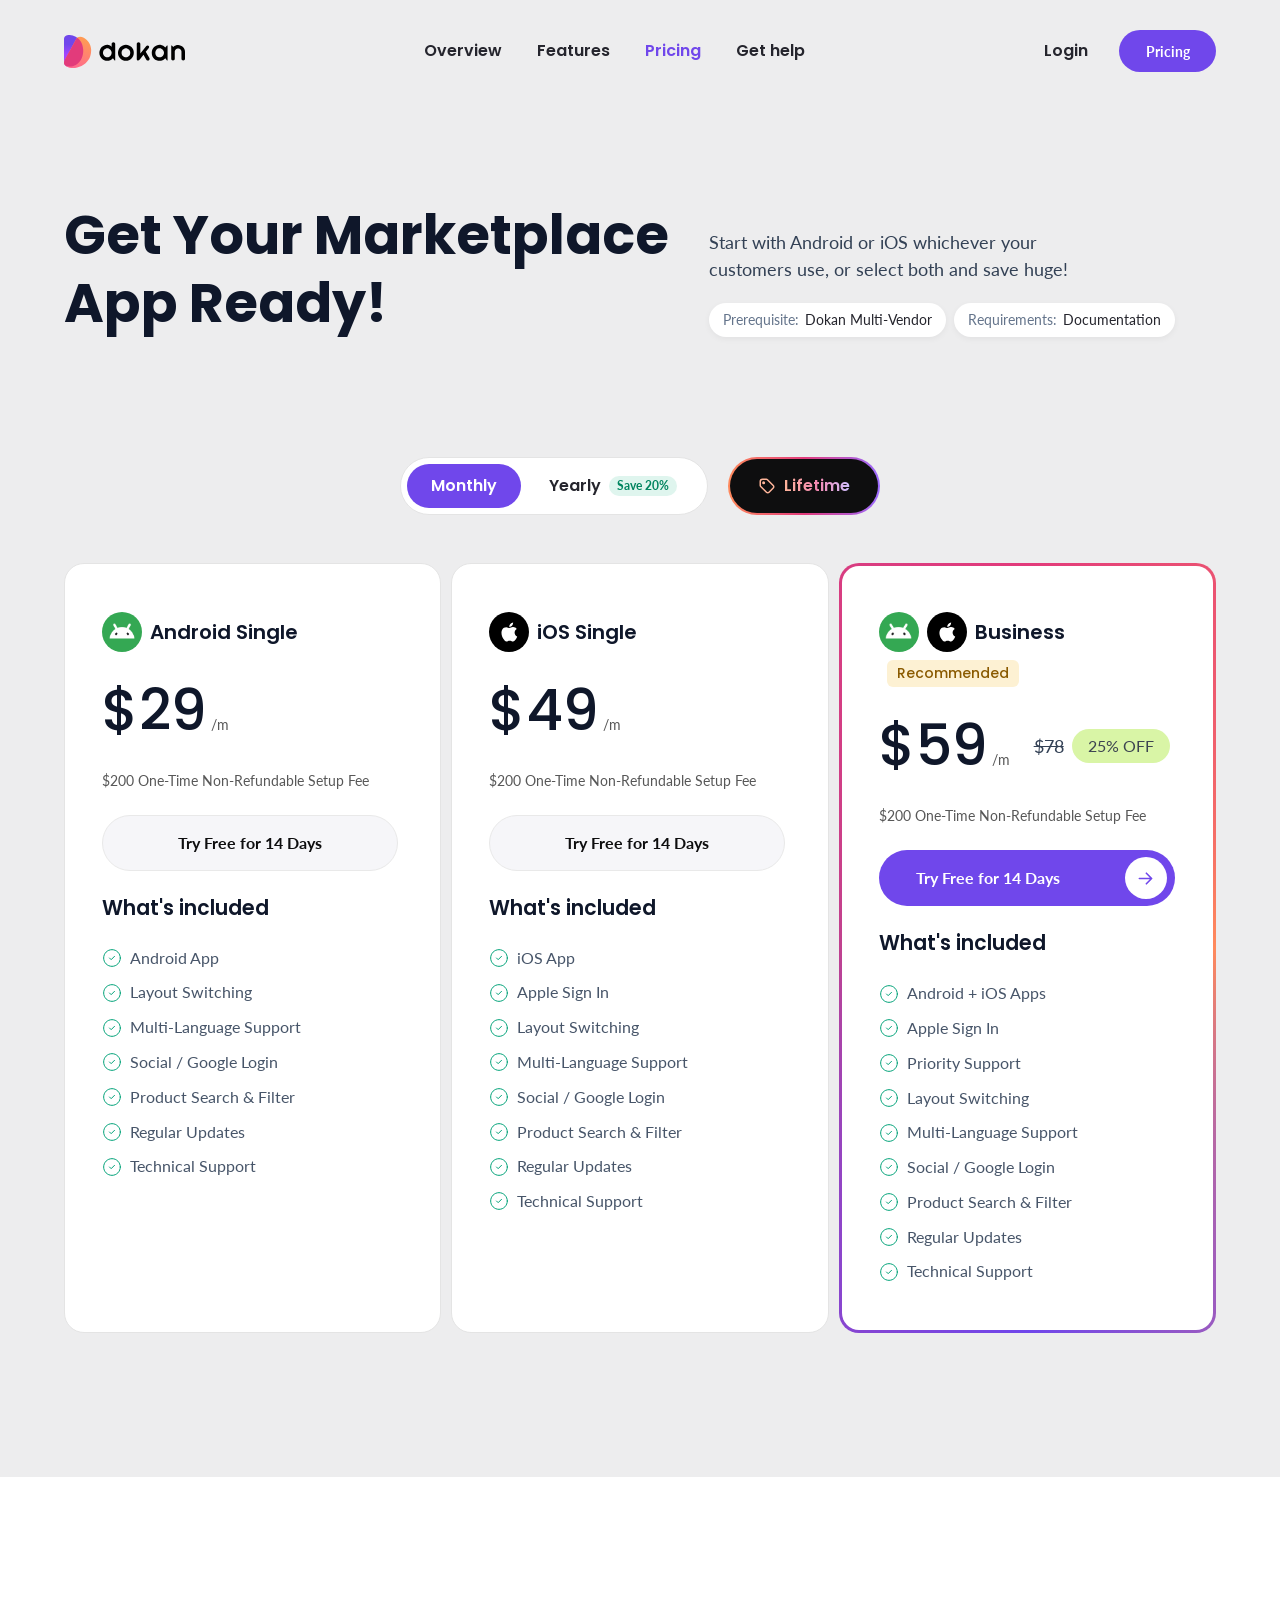
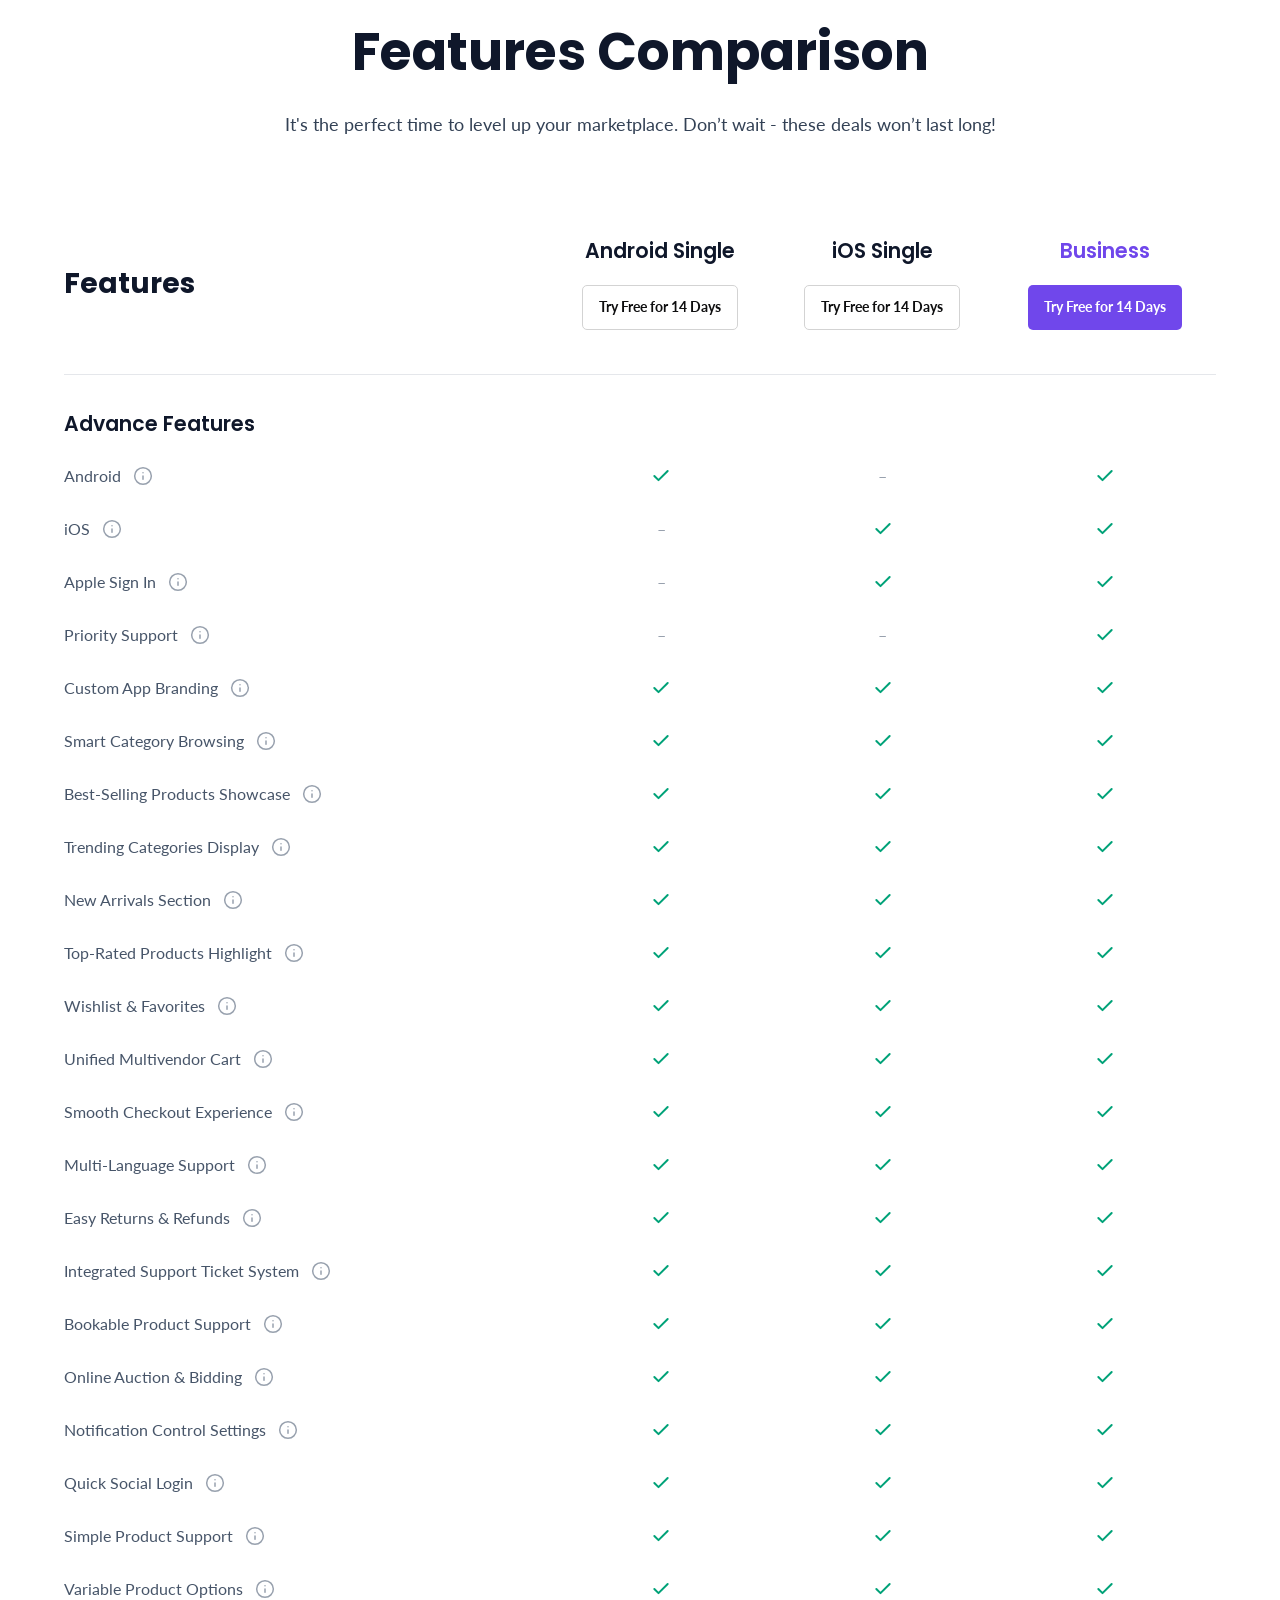
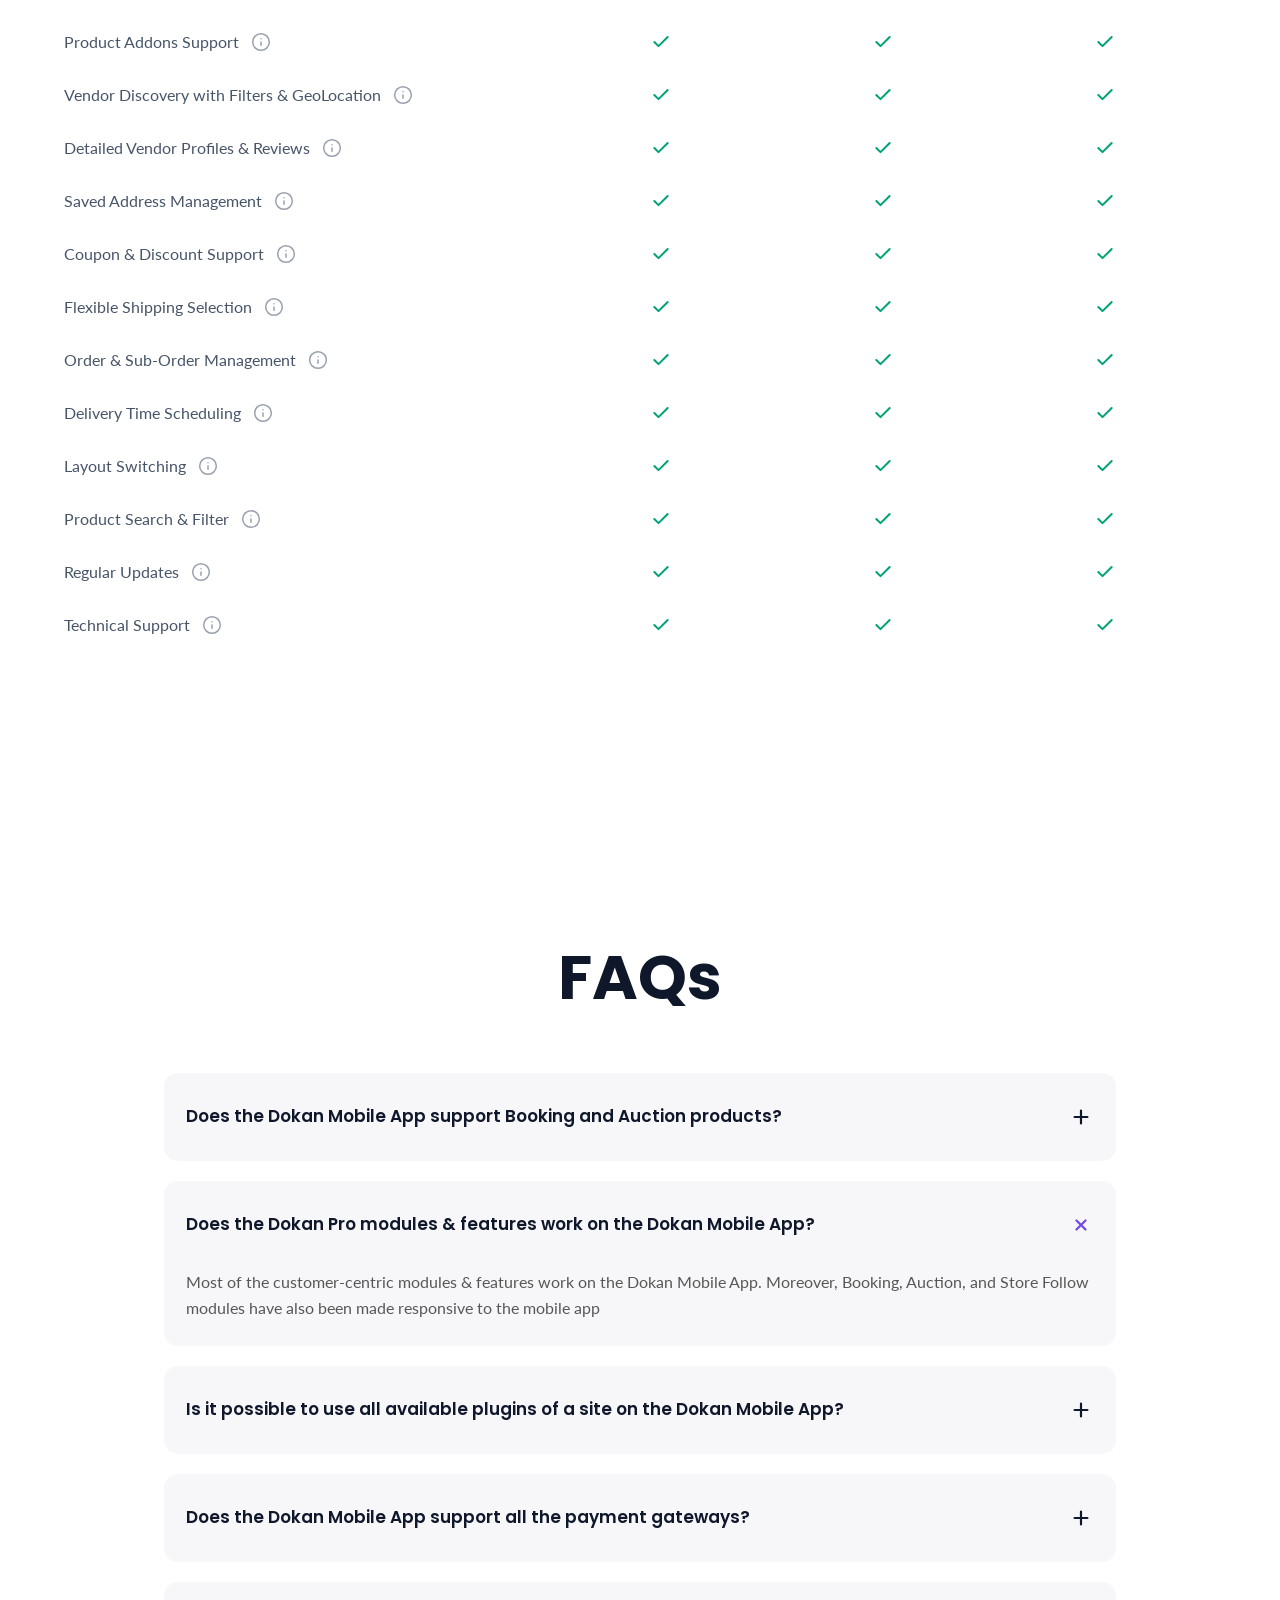
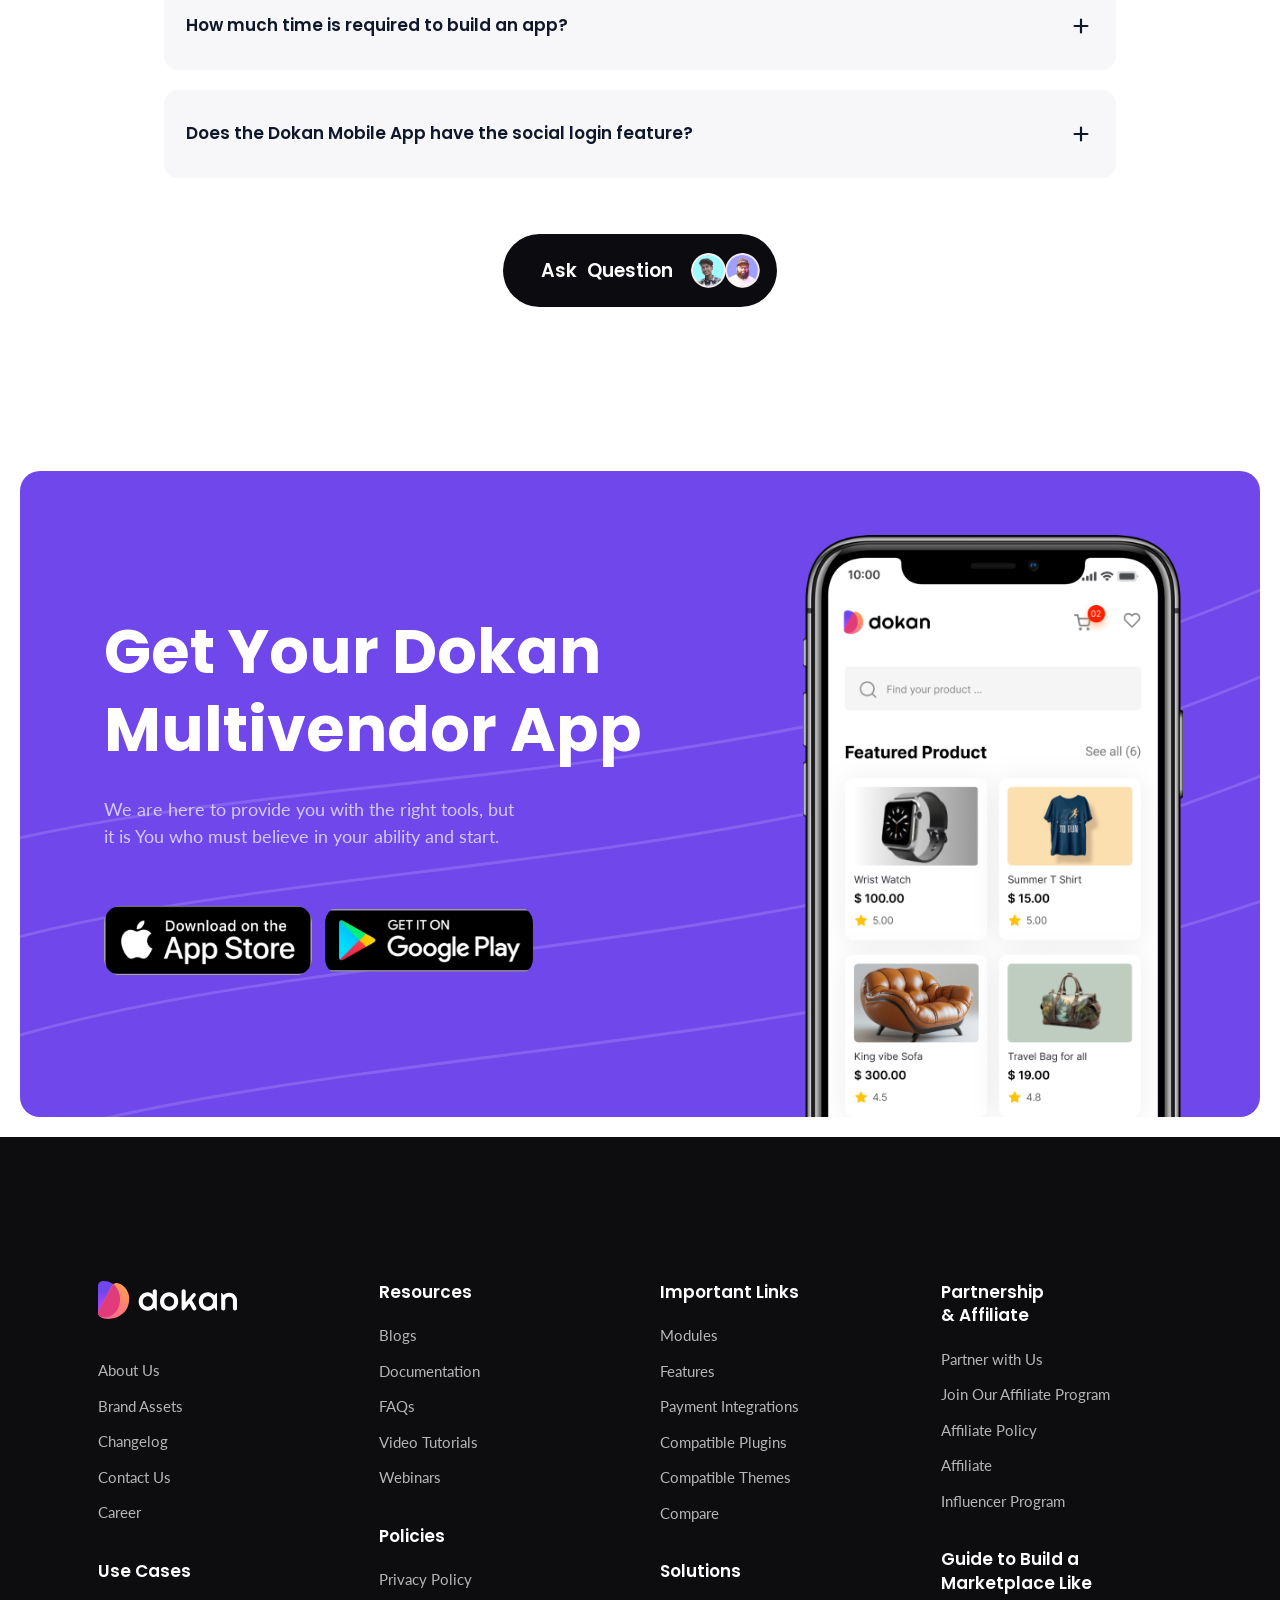
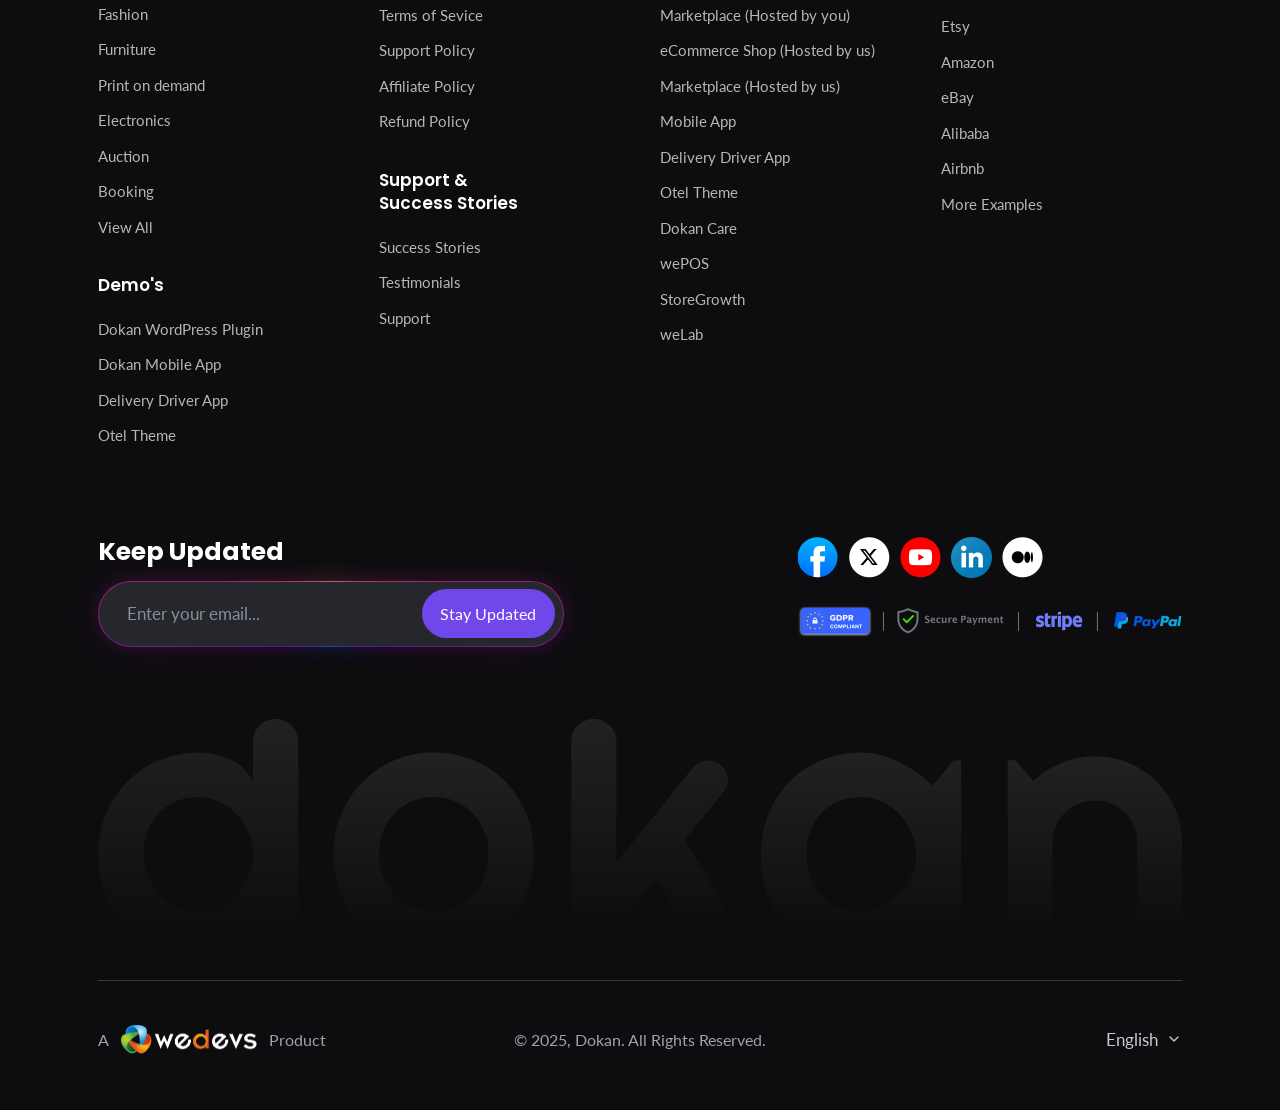
<file: pricing.html>
<!doctype html>
<html lang="en">
<head>
  <meta charset="utf-8">
  <meta name="viewport" content="width=device-width, initial-scale=1">
  <title>Dokan Mobile App Pricing</title>
  <link rel="preconnect" href="https://fonts.googleapis.com">
  <link rel="preconnect" href="https://fonts.gstatic.com" crossorigin>
  <link href="https://fonts.googleapis.com/css2?family=Lato:wght@400;700&family=Poppins:wght@500;600;700&display=swap" rel="stylesheet">
  <link rel="stylesheet" href="dokan-ui.css?v=9">
  <link rel="stylesheet" href="base.css?v=9">
  <link rel="stylesheet" href="pricing.css?v=9">
  <link rel="stylesheet" href="faq.css?v=9">
  <link rel="stylesheet" href="cta.css?v=9">
  <link rel="stylesheet" href="footer.css?v=9">
  <link rel="stylesheet" href="menu.css?v=9">
  <link rel="stylesheet" href="app-nav.css?v=9">
</head>
<body>
<div class="page" style="--top-bg:#ededee">

  <!-- ============ HEADER: Dokan Mobile App menu (dokan-menu kit) ============ -->
  <header class="site-nav app-nav" id="site-nav" data-variant="light"
          data-logo-light="assets/dokan-logo.svg" data-logo-dark="assets/dokan-logo-white.svg">
    <div class="hero-menu">
      <div class="menu-row">
        <a href="#" class="menu-logo" aria-label="Dokan home">
          <img src="assets/dokan-logo.svg" alt="Dokan" width="121" height="33" />
        </a>
        <ul class="menu-links" id="menuLinks" aria-label="Dokan Mobile App">
          <li><a href="index.html">Overview</a></li>
          <li><a href="features.html">Features</a></li>
          <li><a href="pricing.html" aria-current="page">Pricing</a></li>
          <li><a href="#faq">Get help</a></li>
          <li class="menu-links-login"><a href="#">Login</a></li>
        </ul>

        <div class="menu-right">
          <a href="#" class="menu-login">Login</a>
          <a href="#" class="menu-pricing pb" aria-label="Pricing"><span class="pb-label"><span class="pb-mask"><span class="pb-t">Pricing</span><span class="pb-t pb-clone" aria-hidden="true">Pricing</span></span></span></a>
          <button class="menu-toggle" id="menuToggle" aria-label="Open menu" aria-expanded="false" aria-controls="menuLinks">
            <svg viewBox="0 0 24 24" fill="none" stroke="currentColor" stroke-width="2" stroke-linecap="round"><path d="M4 7h16M4 12h16M4 17h16"/></svg>
          </button>
        </div>
      </div>
    </div>
  </header>

  <!-- ============ HERO + PLANS ============ -->
  <section class="p-hero">
    <div class="wrap">
      <div class="p-hero__bg"></div>

      <div class="p-head">
        <h1 class="p-head__title dk-h1">Get Your Marketplace<br>App Ready!</h1>
        <div class="p-head__side">
          <p class="p-head__desc dk-lead">Start with Android or iOS whichever your customers use, or select both and save huge!</p>
          <ul class="p-tags">
            <li><span class="p-tag"><span class="p-tag__label">Prerequisite:</span> Dokan Multi-Vendor</span></li>
            <li><a class="p-tag" href="#"><span class="p-tag__label">Requirements:</span> Documentation</a></li>
          </ul>
        </div>
      </div>

      <div class="billing-tabs" role="tablist" aria-label="Billing period">
        <div class="billing-tabs__seg" role="presentation">
          <button class="billing-tabs__tab is-active" type="button" role="tab" aria-selected="true" aria-controls="plans" data-billing-tab="monthly">Monthly</button>
          <button class="billing-tabs__tab" type="button" role="tab" aria-selected="false" aria-controls="plans" data-billing-tab="yearly">Yearly <span class="billing-tabs__save">Save 20%</span></button>
        </div>
        <!-- Lifetime is the Black Friday / Cyber Monday deal, so it sits apart -->
        <button class="billing-tabs__tab billing-tabs__deal" type="button" role="tab" aria-selected="false" aria-controls="plans" data-billing-tab="lifetime" aria-label="Lifetime, Black Friday deal"><svg viewBox="0 0 24 24" fill="none" stroke="currentColor" stroke-width="2" stroke-linecap="round" stroke-linejoin="round" aria-hidden="true"><circle cx="7.5" cy="7.5" r="1"/><path d="M3 6v5.17a2 2 0 0 0 .59 1.42l7.71 7.71a2.41 2.41 0 0 0 3.41 0l5.58-5.58a2.41 2.41 0 0 0 0-3.41l-7.71-7.71A2 2 0 0 0 11.17 3H6a3 3 0 0 0-3 3z"/></svg><span class="billing-tabs__deal-text">Lifetime</span></button>
      </div>

      <div class="plans" id="plans" data-active="monthly">
        <!-- Lifetime tab only: the deal it belongs to -->
        <aside class="lt-promo" data-billing="lifetime" aria-label="Black Friday and Cyber Monday deal">
          <span class="lt-promo__tag"><svg viewBox="0 0 24 24" fill="none" stroke="currentColor" stroke-width="2" stroke-linecap="round" stroke-linejoin="round" aria-hidden="true"><path d="M12 2l2.4 6.9H22l-6 4.4 2.3 7L12 16l-6.3 4.3 2.3-7-6-4.4h7.6z"/></svg>Limited-time deal</span>
          <h3 class="lt-promo__title">Black Friday<br>&amp; Cyber Monday<br><span>Special</span></h3>
          <p class="lt-promo__text">Lifetime access is only offered during our Black Friday and Cyber Monday sale. Pay once and keep the Business plan for good.</p>
          <ul class="lt-promo__list">
            <li>One-time payment, no renewals</li>
            <li>Android + iOS apps included</li>
          </ul>
          <div class="lt-timer" data-deadline="2026-12-01T00:00:00-05:00">
            <p class="lt-timer__label">Deal ends in</p>
            <div class="lt-timer__row" role="timer" aria-label="Time left in the deal">
              <span class="lt-timer__unit"><b data-unit="d">00</b><small>Days</small></span>
              <span class="lt-timer__sep" aria-hidden="true">:</span>
              <span class="lt-timer__unit"><b data-unit="h">00</b><small>Hours</small></span>
              <span class="lt-timer__sep" aria-hidden="true">:</span>
              <span class="lt-timer__unit"><b data-unit="m">00</b><small>Min</small></span>
              <span class="lt-timer__sep" aria-hidden="true">:</span>
              <span class="lt-timer__unit"><b data-unit="s">00</b><small>Sec</small></span>
            </div>
          </div>
        </aside>
        <article class="plan" data-billing="monthly yearly">
          <div class="plan__in">
            <div class="plan__top">
              <div class="plan__name dk-h4">
                <span class="ic-android"><img src="assets/p-android-ring.svg" alt="" width="61" height="61"><img src="assets/p-android.png" alt="" width="47" height="47"></span>
                Android Single
              </div>
              <div class="plan__price-row" data-billing="monthly">
                <p class="plan__price"><span class="plan__amount dk-stat">$29</span><span class="plan__per dk-small">/m</span></p>
              </div>
              <div class="plan__price-row" data-billing="yearly">
                <p class="plan__price"><span class="plan__amount dk-stat">$23.20</span><span class="plan__per dk-small">/m</span></p>
                <p class="plan__deal"><s class="dk-lead">$29</s><span class="chip-off dk-small">20% OFF</span></p>
              </div>
            </div>
            <p class="plan__fee dk-small" data-billing="monthly">$200 One-Time Non-Refundable Setup Fee</p>
            <p class="plan__fee dk-small" data-billing="yearly">Billed $278.40 yearly + $200 One-Time Non-Refundable Setup Fee</p>
            <a href="#" class="dk-btn dk-btn--secondary dk-btn--md plan__cta">Try Free for 14 Days</a>
            <p class="plan__inc dk-h4">What's included</p>
            <ul class="plan__list dk-body"><li>Android App</li><li>Layout Switching</li><li>Multi-Language Support</li><li>Social / Google Login</li><li>Product Search &amp; Filter</li><li>Regular Updates</li><li>Technical Support</li></ul>
          </div>
        </article>

        <article class="plan" data-billing="monthly yearly">
          <div class="plan__in">
            <div class="plan__top">
              <div class="plan__name dk-h4">
                <img src="assets/p-ios.svg" alt="" width="61" height="61">
                iOS Single
              </div>
              <div class="plan__price-row" data-billing="monthly">
                <p class="plan__price"><span class="plan__amount dk-stat">$49</span><span class="plan__per dk-small">/m</span></p>
              </div>
              <div class="plan__price-row" data-billing="yearly">
                <p class="plan__price"><span class="plan__amount dk-stat">$39.20</span><span class="plan__per dk-small">/m</span></p>
                <p class="plan__deal"><s class="dk-lead">$49</s><span class="chip-off dk-small">20% OFF</span></p>
              </div>
            </div>
            <p class="plan__fee dk-small" data-billing="monthly">$200 One-Time Non-Refundable Setup Fee</p>
            <p class="plan__fee dk-small" data-billing="yearly">Billed $470.40 yearly + $200 One-Time Non-Refundable Setup Fee</p>
            <a href="#" class="dk-btn dk-btn--secondary dk-btn--md plan__cta">Try Free for 14 Days</a>
            <p class="plan__inc dk-h4">What's included</p>
            <ul class="plan__list dk-body"><li>iOS App</li><li>Apple Sign In</li><li>Layout Switching</li><li>Multi-Language Support</li><li>Social / Google Login</li><li>Product Search &amp; Filter</li><li>Regular Updates</li><li>Technical Support</li></ul>
          </div>
        </article>

        <article class="plan plan--featured" data-billing="monthly yearly lifetime">
          <div class="plan__in">
            <div class="plan__top">
              <div class="plan__name dk-h4">
                <span class="ic-android"><img src="assets/p-android-ring.svg" alt="" width="61" height="61"><img src="assets/p-android.png" alt="" width="47" height="47"></span>
                <img src="assets/p-ios.svg" alt="" width="61" height="61">
                Business
                <span class="plan__badge">Recommended</span>
              </div>
              <div class="plan__price-row" data-billing="monthly">
                <p class="plan__price"><span class="plan__amount dk-stat">$59</span><span class="plan__per dk-small">/m</span></p>
                <p class="plan__deal"><s class="dk-lead">$78</s><span class="chip-off dk-small">25% OFF</span></p>
              </div>
              <div class="plan__price-row" data-billing="yearly">
                <p class="plan__price"><span class="plan__amount dk-stat">$62.40</span><span class="plan__per dk-small">/m</span></p>
                <p class="plan__deal"><s class="dk-lead">$78</s><span class="chip-off dk-small">20% OFF</span></p>
              </div>
              <div class="plan__price-row" data-billing="lifetime">
                <p class="plan__price"><span class="plan__amount dk-stat">$1,999</span><span class="plan__per dk-small">/lifetime</span></p>
              </div>
            </div>
            <p class="plan__fee dk-small" data-billing="monthly">$200 One-Time Non-Refundable Setup Fee</p>
            <p class="plan__fee dk-small" data-billing="yearly">Billed $748 yearly + $200 One-Time Non-Refundable Setup Fee</p>
            <p class="plan__fee dk-small" data-billing="lifetime">$200 One-Time Non-Refundable Setup Fee</p>
            <a href="#" class="dk-btn dk-btn--primary dk-btn--md plan__cta">Try Free for 14 Days <span class="dk-btn__icon"><svg viewBox="0 0 24 24" fill="none" stroke="currentColor" stroke-width="1.9" stroke-linecap="round" stroke-linejoin="round" aria-hidden="true"><path d="M5 12h14M13 6l6 6-6 6"/></svg></span></a>
            <p class="plan__inc dk-h4">What's included</p>
            <ul class="plan__list dk-body"><li>Android + iOS Apps</li><li>Apple Sign In</li><li>Priority Support</li><li>Layout Switching</li><li>Multi-Language Support</li><li>Social / Google Login</li><li>Product Search &amp; Filter</li><li>Regular Updates</li><li>Technical Support</li></ul>
          </div>
        </article>
      </div>
    </div>
  </section>

  <!-- ============ FEATURES COMPARISON ============ -->
  <section class="compare">
    <div class="wrap">
      <div class="compare__head">
        <h2 class="compare__title dk-h2">Features Comparison</h2>
        <p class="compare__sub dk-lead">It's the perfect time to level up your marketplace. Don’t wait - these deals won’t last long!</p>
      </div>

      <div class="ctable" role="table" aria-label="Features comparison">
        <div class="ctable__head" role="row">
          <h3 class="ctable__title dk-h3" role="columnheader">Features</h3>
          <div class="ctable__cell" role="columnheader"><p class="ctable__plan dk-h4">Android Single</p><a href="#" class="ctable__btn">Try Free for 14 Days</a></div>
          <div class="ctable__cell" role="columnheader"><p class="ctable__plan dk-h4">iOS Single</p><a href="#" class="ctable__btn">Try Free for 14 Days</a></div>
          <div class="ctable__cell" role="columnheader"><p class="ctable__plan ctable__plan--primary dk-h4">Business</p><a href="#" class="ctable__btn ctable__btn--primary">Try Free for 14 Days</a></div>
        </div>
        <div class="ctable__body">
          <p class="ctable__group dk-h4">Advance Features</p>
          <div class="crow" role="row"><div class="crow__label dk-body" role="rowheader">Android <button type="button" class="tip" aria-label="About Android" aria-describedby="tip-1"><img src="assets/p-info.svg" alt="" width="20" height="20"><span class="tip__bubble" role="tooltip" id="tip-1">Your own native Android app, published on Google Play.</span></button></div><div class="crow__cell" role="cell"><img src="assets/p-check.svg" alt="Included" width="20" height="20"></div><div class="crow__cell" role="cell"><span class="crow__no" aria-label="Not included">–</span></div><div class="crow__cell" role="cell"><img src="assets/p-check.svg" alt="Included" width="20" height="20"></div></div>
          <div class="crow" role="row"><div class="crow__label dk-body" role="rowheader">iOS <button type="button" class="tip" aria-label="About iOS" aria-describedby="tip-2"><img src="assets/p-info.svg" alt="" width="20" height="20"><span class="tip__bubble" role="tooltip" id="tip-2">Your own native iOS app, published on the App Store.</span></button></div><div class="crow__cell" role="cell"><span class="crow__no" aria-label="Not included">–</span></div><div class="crow__cell" role="cell"><img src="assets/p-check.svg" alt="Included" width="20" height="20"></div><div class="crow__cell" role="cell"><img src="assets/p-check.svg" alt="Included" width="20" height="20"></div></div>
          <div class="crow" role="row"><div class="crow__label dk-body" role="rowheader">Apple Sign In <button type="button" class="tip" aria-label="About Apple Sign In" aria-describedby="tip-3"><img src="assets/p-info.svg" alt="" width="20" height="20"><span class="tip__bubble" role="tooltip" id="tip-3">Customers sign in quickly with their Apple ID.</span></button></div><div class="crow__cell" role="cell"><span class="crow__no" aria-label="Not included">–</span></div><div class="crow__cell" role="cell"><img src="assets/p-check.svg" alt="Included" width="20" height="20"></div><div class="crow__cell" role="cell"><img src="assets/p-check.svg" alt="Included" width="20" height="20"></div></div>
          <div class="crow" role="row"><div class="crow__label dk-body" role="rowheader">Priority Support <button type="button" class="tip" aria-label="About Priority Support" aria-describedby="tip-4"><img src="assets/p-info.svg" alt="" width="20" height="20"><span class="tip__bubble" role="tooltip" id="tip-4">Your requests go to the front of our support queue.</span></button></div><div class="crow__cell" role="cell"><span class="crow__no" aria-label="Not included">–</span></div><div class="crow__cell" role="cell"><span class="crow__no" aria-label="Not included">–</span></div><div class="crow__cell" role="cell"><img src="assets/p-check.svg" alt="Included" width="20" height="20"></div></div>
          <div class="crow" role="row"><div class="crow__label dk-body" role="rowheader">Custom App Branding <button type="button" class="tip" aria-label="About Custom App Branding" aria-describedby="tip-5"><img src="assets/p-info.svg" alt="" width="20" height="20"><span class="tip__bubble" role="tooltip" id="tip-5">Your logo, name, colours and app icon, with no Dokan branding.</span></button></div><div class="crow__cell" role="cell"><img src="assets/p-check.svg" alt="Included" width="20" height="20"></div><div class="crow__cell" role="cell"><img src="assets/p-check.svg" alt="Included" width="20" height="20"></div><div class="crow__cell" role="cell"><img src="assets/p-check.svg" alt="Included" width="20" height="20"></div></div>
          <div class="crow" role="row"><div class="crow__label dk-body" role="rowheader">Smart Category Browsing <button type="button" class="tip" aria-label="About Smart Category Browsing" aria-describedby="tip-6"><img src="assets/p-info.svg" alt="" width="20" height="20"><span class="tip__bubble" role="tooltip" id="tip-6">Customers browse products through clear, nested categories.</span></button></div><div class="crow__cell" role="cell"><img src="assets/p-check.svg" alt="Included" width="20" height="20"></div><div class="crow__cell" role="cell"><img src="assets/p-check.svg" alt="Included" width="20" height="20"></div><div class="crow__cell" role="cell"><img src="assets/p-check.svg" alt="Included" width="20" height="20"></div></div>
          <div class="crow" role="row"><div class="crow__label dk-body" role="rowheader">Best-Selling Products Showcase <button type="button" class="tip" aria-label="About Best-Selling Products Showcase" aria-describedby="tip-7"><img src="assets/p-info.svg" alt="" width="20" height="20"><span class="tip__bubble" role="tooltip" id="tip-7">Your top-selling products, featured on the home screen.</span></button></div><div class="crow__cell" role="cell"><img src="assets/p-check.svg" alt="Included" width="20" height="20"></div><div class="crow__cell" role="cell"><img src="assets/p-check.svg" alt="Included" width="20" height="20"></div><div class="crow__cell" role="cell"><img src="assets/p-check.svg" alt="Included" width="20" height="20"></div></div>
          <div class="crow" role="row"><div class="crow__label dk-body" role="rowheader">Trending Categories Display <button type="button" class="tip" aria-label="About Trending Categories Display" aria-describedby="tip-8"><img src="assets/p-info.svg" alt="" width="20" height="20"><span class="tip__bubble" role="tooltip" id="tip-8">The categories customers are browsing most right now.</span></button></div><div class="crow__cell" role="cell"><img src="assets/p-check.svg" alt="Included" width="20" height="20"></div><div class="crow__cell" role="cell"><img src="assets/p-check.svg" alt="Included" width="20" height="20"></div><div class="crow__cell" role="cell"><img src="assets/p-check.svg" alt="Included" width="20" height="20"></div></div>
          <div class="crow" role="row"><div class="crow__label dk-body" role="rowheader">New Arrivals Section <button type="button" class="tip" aria-label="About New Arrivals Section" aria-describedby="tip-9"><img src="assets/p-info.svg" alt="" width="20" height="20"><span class="tip__bubble" role="tooltip" id="tip-9">Newly added products get their own home-screen section.</span></button></div><div class="crow__cell" role="cell"><img src="assets/p-check.svg" alt="Included" width="20" height="20"></div><div class="crow__cell" role="cell"><img src="assets/p-check.svg" alt="Included" width="20" height="20"></div><div class="crow__cell" role="cell"><img src="assets/p-check.svg" alt="Included" width="20" height="20"></div></div>
          <div class="crow" role="row"><div class="crow__label dk-body" role="rowheader">Top-Rated Products Highlight <button type="button" class="tip" aria-label="About Top-Rated Products Highlight" aria-describedby="tip-10"><img src="assets/p-info.svg" alt="" width="20" height="20"><span class="tip__bubble" role="tooltip" id="tip-10">Products with the best customer ratings, highlighted.</span></button></div><div class="crow__cell" role="cell"><img src="assets/p-check.svg" alt="Included" width="20" height="20"></div><div class="crow__cell" role="cell"><img src="assets/p-check.svg" alt="Included" width="20" height="20"></div><div class="crow__cell" role="cell"><img src="assets/p-check.svg" alt="Included" width="20" height="20"></div></div>
          <div class="crow" role="row"><div class="crow__label dk-body" role="rowheader">Wishlist &amp; Favorites <button type="button" class="tip" aria-label="About Wishlist &amp; Favorites" aria-describedby="tip-11"><img src="assets/p-info.svg" alt="" width="20" height="20"><span class="tip__bubble" role="tooltip" id="tip-11">Customers save products to come back and buy later.</span></button></div><div class="crow__cell" role="cell"><img src="assets/p-check.svg" alt="Included" width="20" height="20"></div><div class="crow__cell" role="cell"><img src="assets/p-check.svg" alt="Included" width="20" height="20"></div><div class="crow__cell" role="cell"><img src="assets/p-check.svg" alt="Included" width="20" height="20"></div></div>
          <div class="crow" role="row"><div class="crow__label dk-body" role="rowheader">Unified Multivendor Cart <button type="button" class="tip" aria-label="About Unified Multivendor Cart" aria-describedby="tip-12"><img src="assets/p-info.svg" alt="" width="20" height="20"><span class="tip__bubble" role="tooltip" id="tip-12">Products from different vendors in one cart and one checkout.</span></button></div><div class="crow__cell" role="cell"><img src="assets/p-check.svg" alt="Included" width="20" height="20"></div><div class="crow__cell" role="cell"><img src="assets/p-check.svg" alt="Included" width="20" height="20"></div><div class="crow__cell" role="cell"><img src="assets/p-check.svg" alt="Included" width="20" height="20"></div></div>
          <div class="crow" role="row"><div class="crow__label dk-body" role="rowheader">Smooth Checkout Experience <button type="button" class="tip" aria-label="About Smooth Checkout Experience" aria-describedby="tip-13"><img src="assets/p-info.svg" alt="" width="20" height="20"><span class="tip__bubble" role="tooltip" id="tip-13">A short, mobile-friendly checkout flow.</span></button></div><div class="crow__cell" role="cell"><img src="assets/p-check.svg" alt="Included" width="20" height="20"></div><div class="crow__cell" role="cell"><img src="assets/p-check.svg" alt="Included" width="20" height="20"></div><div class="crow__cell" role="cell"><img src="assets/p-check.svg" alt="Included" width="20" height="20"></div></div>
          <div class="crow" role="row"><div class="crow__label dk-body" role="rowheader">Multi-Language Support <button type="button" class="tip" aria-label="About Multi-Language Support" aria-describedby="tip-14"><img src="assets/p-info.svg" alt="" width="20" height="20"><span class="tip__bubble" role="tooltip" id="tip-14">The app in your customers' languages, including right-to-left.</span></button></div><div class="crow__cell" role="cell"><img src="assets/p-check.svg" alt="Included" width="20" height="20"></div><div class="crow__cell" role="cell"><img src="assets/p-check.svg" alt="Included" width="20" height="20"></div><div class="crow__cell" role="cell"><img src="assets/p-check.svg" alt="Included" width="20" height="20"></div></div>
          <div class="crow" role="row"><div class="crow__label dk-body" role="rowheader">Easy Returns &amp; Refunds <button type="button" class="tip" aria-label="About Easy Returns &amp; Refunds" aria-describedby="tip-15"><img src="assets/p-info.svg" alt="" width="20" height="20"><span class="tip__bubble" role="tooltip" id="tip-15">Customers request returns and refunds from their orders.</span></button></div><div class="crow__cell" role="cell"><img src="assets/p-check.svg" alt="Included" width="20" height="20"></div><div class="crow__cell" role="cell"><img src="assets/p-check.svg" alt="Included" width="20" height="20"></div><div class="crow__cell" role="cell"><img src="assets/p-check.svg" alt="Included" width="20" height="20"></div></div>
          <div class="crow" role="row"><div class="crow__label dk-body" role="rowheader">Integrated Support Ticket System <button type="button" class="tip" aria-label="About Integrated Support Ticket System" aria-describedby="tip-16"><img src="assets/p-info.svg" alt="" width="20" height="20"><span class="tip__bubble" role="tooltip" id="tip-16">Customers open and follow support tickets inside the app.</span></button></div><div class="crow__cell" role="cell"><img src="assets/p-check.svg" alt="Included" width="20" height="20"></div><div class="crow__cell" role="cell"><img src="assets/p-check.svg" alt="Included" width="20" height="20"></div><div class="crow__cell" role="cell"><img src="assets/p-check.svg" alt="Included" width="20" height="20"></div></div>
          <div class="crow" role="row"><div class="crow__label dk-body" role="rowheader">Bookable Product Support <button type="button" class="tip" aria-label="About Bookable Product Support" aria-describedby="tip-17"><img src="assets/p-info.svg" alt="" width="20" height="20"><span class="tip__bubble" role="tooltip" id="tip-17">Sell bookings and appointments, not just physical products.</span></button></div><div class="crow__cell" role="cell"><img src="assets/p-check.svg" alt="Included" width="20" height="20"></div><div class="crow__cell" role="cell"><img src="assets/p-check.svg" alt="Included" width="20" height="20"></div><div class="crow__cell" role="cell"><img src="assets/p-check.svg" alt="Included" width="20" height="20"></div></div>
          <div class="crow" role="row"><div class="crow__label dk-body" role="rowheader">Online Auction &amp; Bidding <button type="button" class="tip" aria-label="About Online Auction &amp; Bidding" aria-describedby="tip-18"><img src="assets/p-info.svg" alt="" width="20" height="20"><span class="tip__bubble" role="tooltip" id="tip-18">Customers place bids on auction products.</span></button></div><div class="crow__cell" role="cell"><img src="assets/p-check.svg" alt="Included" width="20" height="20"></div><div class="crow__cell" role="cell"><img src="assets/p-check.svg" alt="Included" width="20" height="20"></div><div class="crow__cell" role="cell"><img src="assets/p-check.svg" alt="Included" width="20" height="20"></div></div>
          <div class="crow" role="row"><div class="crow__label dk-body" role="rowheader">Notification Control Settings <button type="button" class="tip" aria-label="About Notification Control Settings" aria-describedby="tip-19"><img src="assets/p-info.svg" alt="" width="20" height="20"><span class="tip__bubble" role="tooltip" id="tip-19">Customers choose which push notifications they get.</span></button></div><div class="crow__cell" role="cell"><img src="assets/p-check.svg" alt="Included" width="20" height="20"></div><div class="crow__cell" role="cell"><img src="assets/p-check.svg" alt="Included" width="20" height="20"></div><div class="crow__cell" role="cell"><img src="assets/p-check.svg" alt="Included" width="20" height="20"></div></div>
          <div class="crow" role="row"><div class="crow__label dk-body" role="rowheader">Quick Social Login <button type="button" class="tip" aria-label="About Quick Social Login" aria-describedby="tip-20"><img src="assets/p-info.svg" alt="" width="20" height="20"><span class="tip__bubble" role="tooltip" id="tip-20">Sign in with Google and other social accounts.</span></button></div><div class="crow__cell" role="cell"><img src="assets/p-check.svg" alt="Included" width="20" height="20"></div><div class="crow__cell" role="cell"><img src="assets/p-check.svg" alt="Included" width="20" height="20"></div><div class="crow__cell" role="cell"><img src="assets/p-check.svg" alt="Included" width="20" height="20"></div></div>
          <div class="crow" role="row"><div class="crow__label dk-body" role="rowheader">Simple Product Support <button type="button" class="tip" aria-label="About Simple Product Support" aria-describedby="tip-21"><img src="assets/p-info.svg" alt="" width="20" height="20"><span class="tip__bubble" role="tooltip" id="tip-21">Sell standard products that have no variations.</span></button></div><div class="crow__cell" role="cell"><img src="assets/p-check.svg" alt="Included" width="20" height="20"></div><div class="crow__cell" role="cell"><img src="assets/p-check.svg" alt="Included" width="20" height="20"></div><div class="crow__cell" role="cell"><img src="assets/p-check.svg" alt="Included" width="20" height="20"></div></div>
          <div class="crow" role="row"><div class="crow__label dk-body" role="rowheader">Variable Product Options <button type="button" class="tip" aria-label="About Variable Product Options" aria-describedby="tip-22"><img src="assets/p-info.svg" alt="" width="20" height="20"><span class="tip__bubble" role="tooltip" id="tip-22">Products with sizes, colours and other variations.</span></button></div><div class="crow__cell" role="cell"><img src="assets/p-check.svg" alt="Included" width="20" height="20"></div><div class="crow__cell" role="cell"><img src="assets/p-check.svg" alt="Included" width="20" height="20"></div><div class="crow__cell" role="cell"><img src="assets/p-check.svg" alt="Included" width="20" height="20"></div></div>
          <div class="crow" role="row"><div class="crow__label dk-body" role="rowheader">Product Addons Support <button type="button" class="tip" aria-label="About Product Addons Support" aria-describedby="tip-23"><img src="assets/p-info.svg" alt="" width="20" height="20"><span class="tip__bubble" role="tooltip" id="tip-23">Optional extras customers can add to a product.</span></button></div><div class="crow__cell" role="cell"><img src="assets/p-check.svg" alt="Included" width="20" height="20"></div><div class="crow__cell" role="cell"><img src="assets/p-check.svg" alt="Included" width="20" height="20"></div><div class="crow__cell" role="cell"><img src="assets/p-check.svg" alt="Included" width="20" height="20"></div></div>
          <div class="crow" role="row"><div class="crow__label dk-body" role="rowheader">Vendor Discovery with Filters &amp; GeoLocation <button type="button" class="tip" aria-label="About Vendor Discovery with Filters &amp; GeoLocation" aria-describedby="tip-24"><img src="assets/p-info.svg" alt="" width="20" height="20"><span class="tip__bubble" role="tooltip" id="tip-24">Find vendors with filters or by distance from you.</span></button></div><div class="crow__cell" role="cell"><img src="assets/p-check.svg" alt="Included" width="20" height="20"></div><div class="crow__cell" role="cell"><img src="assets/p-check.svg" alt="Included" width="20" height="20"></div><div class="crow__cell" role="cell"><img src="assets/p-check.svg" alt="Included" width="20" height="20"></div></div>
          <div class="crow" role="row"><div class="crow__label dk-body" role="rowheader">Detailed Vendor Profiles &amp; Reviews <button type="button" class="tip" aria-label="About Detailed Vendor Profiles &amp; Reviews" aria-describedby="tip-25"><img src="assets/p-info.svg" alt="" width="20" height="20"><span class="tip__bubble" role="tooltip" id="tip-25">Every vendor gets a store page with ratings and reviews.</span></button></div><div class="crow__cell" role="cell"><img src="assets/p-check.svg" alt="Included" width="20" height="20"></div><div class="crow__cell" role="cell"><img src="assets/p-check.svg" alt="Included" width="20" height="20"></div><div class="crow__cell" role="cell"><img src="assets/p-check.svg" alt="Included" width="20" height="20"></div></div>
          <div class="crow" role="row"><div class="crow__label dk-body" role="rowheader">Saved Address Management <button type="button" class="tip" aria-label="About Saved Address Management" aria-describedby="tip-26"><img src="assets/p-info.svg" alt="" width="20" height="20"><span class="tip__bubble" role="tooltip" id="tip-26">Customers save addresses for faster checkout.</span></button></div><div class="crow__cell" role="cell"><img src="assets/p-check.svg" alt="Included" width="20" height="20"></div><div class="crow__cell" role="cell"><img src="assets/p-check.svg" alt="Included" width="20" height="20"></div><div class="crow__cell" role="cell"><img src="assets/p-check.svg" alt="Included" width="20" height="20"></div></div>
          <div class="crow" role="row"><div class="crow__label dk-body" role="rowheader">Coupon &amp; Discount Support <button type="button" class="tip" aria-label="About Coupon &amp; Discount Support" aria-describedby="tip-27"><img src="assets/p-info.svg" alt="" width="20" height="20"><span class="tip__bubble" role="tooltip" id="tip-27">Store and vendor coupons applied at checkout.</span></button></div><div class="crow__cell" role="cell"><img src="assets/p-check.svg" alt="Included" width="20" height="20"></div><div class="crow__cell" role="cell"><img src="assets/p-check.svg" alt="Included" width="20" height="20"></div><div class="crow__cell" role="cell"><img src="assets/p-check.svg" alt="Included" width="20" height="20"></div></div>
          <div class="crow" role="row"><div class="crow__label dk-body" role="rowheader">Flexible Shipping Selection <button type="button" class="tip" aria-label="About Flexible Shipping Selection" aria-describedby="tip-28"><img src="assets/p-info.svg" alt="" width="20" height="20"><span class="tip__bubble" role="tooltip" id="tip-28">Customers choose a shipping method for each order.</span></button></div><div class="crow__cell" role="cell"><img src="assets/p-check.svg" alt="Included" width="20" height="20"></div><div class="crow__cell" role="cell"><img src="assets/p-check.svg" alt="Included" width="20" height="20"></div><div class="crow__cell" role="cell"><img src="assets/p-check.svg" alt="Included" width="20" height="20"></div></div>
          <div class="crow" role="row"><div class="crow__label dk-body" role="rowheader">Order &amp; Sub-Order Management <button type="button" class="tip" aria-label="About Order &amp; Sub-Order Management" aria-describedby="tip-29"><img src="assets/p-info.svg" alt="" width="20" height="20"><span class="tip__bubble" role="tooltip" id="tip-29">Track each order and its per-vendor sub-orders.</span></button></div><div class="crow__cell" role="cell"><img src="assets/p-check.svg" alt="Included" width="20" height="20"></div><div class="crow__cell" role="cell"><img src="assets/p-check.svg" alt="Included" width="20" height="20"></div><div class="crow__cell" role="cell"><img src="assets/p-check.svg" alt="Included" width="20" height="20"></div></div>
          <div class="crow" role="row"><div class="crow__label dk-body" role="rowheader">Delivery Time Scheduling <button type="button" class="tip" aria-label="About Delivery Time Scheduling" aria-describedby="tip-30"><img src="assets/p-info.svg" alt="" width="20" height="20"><span class="tip__bubble" role="tooltip" id="tip-30">Customers pick a delivery date and time slot.</span></button></div><div class="crow__cell" role="cell"><img src="assets/p-check.svg" alt="Included" width="20" height="20"></div><div class="crow__cell" role="cell"><img src="assets/p-check.svg" alt="Included" width="20" height="20"></div><div class="crow__cell" role="cell"><img src="assets/p-check.svg" alt="Included" width="20" height="20"></div></div>
          <div class="crow" role="row"><div class="crow__label dk-body" role="rowheader">Layout Switching <button type="button" class="tip" aria-label="About Layout Switching" aria-describedby="tip-31"><img src="assets/p-info.svg" alt="" width="20" height="20"><span class="tip__bubble" role="tooltip" id="tip-31">Customers switch between grid and list product views.</span></button></div><div class="crow__cell" role="cell"><img src="assets/p-check.svg" alt="Included" width="20" height="20"></div><div class="crow__cell" role="cell"><img src="assets/p-check.svg" alt="Included" width="20" height="20"></div><div class="crow__cell" role="cell"><img src="assets/p-check.svg" alt="Included" width="20" height="20"></div></div>
          <div class="crow" role="row"><div class="crow__label dk-body" role="rowheader">Product Search &amp; Filter <button type="button" class="tip" aria-label="About Product Search &amp; Filter" aria-describedby="tip-32"><img src="assets/p-info.svg" alt="" width="20" height="20"><span class="tip__bubble" role="tooltip" id="tip-32">Search products and narrow the results with filters.</span></button></div><div class="crow__cell" role="cell"><img src="assets/p-check.svg" alt="Included" width="20" height="20"></div><div class="crow__cell" role="cell"><img src="assets/p-check.svg" alt="Included" width="20" height="20"></div><div class="crow__cell" role="cell"><img src="assets/p-check.svg" alt="Included" width="20" height="20"></div></div>
          <div class="crow" role="row"><div class="crow__label dk-body" role="rowheader">Regular Updates <button type="button" class="tip" aria-label="About Regular Updates" aria-describedby="tip-33"><img src="assets/p-info.svg" alt="" width="20" height="20"><span class="tip__bubble" role="tooltip" id="tip-33">Ongoing app updates with fixes and new features.</span></button></div><div class="crow__cell" role="cell"><img src="assets/p-check.svg" alt="Included" width="20" height="20"></div><div class="crow__cell" role="cell"><img src="assets/p-check.svg" alt="Included" width="20" height="20"></div><div class="crow__cell" role="cell"><img src="assets/p-check.svg" alt="Included" width="20" height="20"></div></div>
          <div class="crow" role="row"><div class="crow__label dk-body" role="rowheader">Technical Support <button type="button" class="tip" aria-label="About Technical Support" aria-describedby="tip-34"><img src="assets/p-info.svg" alt="" width="20" height="20"><span class="tip__bubble" role="tooltip" id="tip-34">Help from our team with setup and app issues.</span></button></div><div class="crow__cell" role="cell"><img src="assets/p-check.svg" alt="Included" width="20" height="20"></div><div class="crow__cell" role="cell"><img src="assets/p-check.svg" alt="Included" width="20" height="20"></div><div class="crow__cell" role="cell"><img src="assets/p-check.svg" alt="Included" width="20" height="20"></div></div>
        </div>
      </div>
    </div>
  </section>

  <!-- ============ FAQ ============ -->
  <section class="faq-section" id="faq">
  <div class="faq-wrap">
    <h2 class="faq-title">FAQs</h2>
    <div class="faq-list">
      <div class="faq-row">
        <button type="button" class="faq-q" id="faq-q1" aria-expanded="false" aria-controls="faq-a1">
          <span>Does the Dokan Mobile App support Booking and Auction products?</span>
          <span class="faq-plus"><svg viewBox="0 0 24 24" fill="none" stroke="currentColor" stroke-width="2.4" stroke-linecap="round" aria-hidden="true"><path d="M12 5v14M5 12h14"/></svg></span>
        </button>
        <div class="faq-a" id="faq-a1" role="region" aria-labelledby="faq-q1"><p>Yes. Booking and Auction products are supported on the Dokan Mobile App.</p></div>
      </div>
      <div class="faq-row">
        <button type="button" class="faq-q" id="faq-q2" aria-expanded="true" aria-controls="faq-a2">
          <span>Does the Dokan Pro modules &amp; features work on the Dokan Mobile App?</span>
          <span class="faq-plus"><svg viewBox="0 0 24 24" fill="none" stroke="currentColor" stroke-width="2.4" stroke-linecap="round" aria-hidden="true"><path d="M12 5v14M5 12h14"/></svg></span>
        </button>
        <div class="faq-a is-open" id="faq-a2" role="region" aria-labelledby="faq-q2"><p>Most of the customer-centric modules &amp; features work on the Dokan Mobile App. Moreover, Booking, Auction, and Store Follow modules have also been made responsive to the mobile app</p></div>
      </div>
      <div class="faq-row">
        <button type="button" class="faq-q" id="faq-q3" aria-expanded="false" aria-controls="faq-a3">
          <span>Is it possible to use all available plugins of a site on the Dokan Mobile App?</span>
          <span class="faq-plus"><svg viewBox="0 0 24 24" fill="none" stroke="currentColor" stroke-width="2.4" stroke-linecap="round" aria-hidden="true"><path d="M12 5v14M5 12h14"/></svg></span>
        </button>
        <div class="faq-a" id="faq-a3" role="region" aria-labelledby="faq-q3"><p>Only WooCommerce and Dokan functionality will work on the app. Other plugins on your site may not be available on the mobile app.</p></div>
      </div>
      <div class="faq-row">
        <button type="button" class="faq-q" id="faq-q4" aria-expanded="false" aria-controls="faq-a4">
          <span>Does the Dokan Mobile App support all the payment gateways?</span>
          <span class="faq-plus"><svg viewBox="0 0 24 24" fill="none" stroke="currentColor" stroke-width="2.4" stroke-linecap="round" aria-hidden="true"><path d="M12 5v14M5 12h14"/></svg></span>
        </button>
        <div class="faq-a" id="faq-a4" role="region" aria-labelledby="faq-q4"><p>The app supports WooCommerce payment gateways, including Apple Pay and Google Pay.</p></div>
      </div>
      <div class="faq-row">
        <button type="button" class="faq-q" id="faq-q5" aria-expanded="false" aria-controls="faq-a5">
          <span>How much time is required to build an app?</span>
          <span class="faq-plus"><svg viewBox="0 0 24 24" fill="none" stroke="currentColor" stroke-width="2.4" stroke-linecap="round" aria-hidden="true"><path d="M12 5v14M5 12h14"/></svg></span>
        </button>
        <div class="faq-a" id="faq-a5" role="region" aria-labelledby="faq-q5"><p>Once you submit your store details, our team configures and prepares the app for you.</p></div>
      </div>
      <div class="faq-row">
        <button type="button" class="faq-q" id="faq-q6" aria-expanded="false" aria-controls="faq-a6">
          <span>Does the Dokan Mobile App have the social login feature?</span>
          <span class="faq-plus"><svg viewBox="0 0 24 24" fill="none" stroke="currentColor" stroke-width="2.4" stroke-linecap="round" aria-hidden="true"><path d="M12 5v14M5 12h14"/></svg></span>
        </button>
        <div class="faq-a" id="faq-a6" role="region" aria-labelledby="faq-q6"><p>Yes. Customers can sign in quickly with social login.</p></div>
      </div>
    </div>
    <a href="#" class="faq-ask">Ask&nbsp; Question
      <span class="faces" aria-hidden="true">
        <img src="assets/faq-face-1.png" alt="" width="35" height="35" />
        <img src="assets/faq-face-2.png" alt="" width="35" height="35" />
      </span>
    </a>
  </div>
  </section>

  <!-- ============ DOWNLOAD (CTA band) ============ -->
  <section class="cta-shell download">
  <div class="cta-band">
    <svg class="cta-waves" preserveAspectRatio="none" viewBox="0 0 1000 500" fill="none" stroke="#FFFFFF" stroke-width="2" aria-hidden="true">
      <path d="M-40 430 C 240 340 620 380 1050 210"/><path d="M-40 500 C 280 410 640 440 1050 300"/>
      <path d="M-40 360 C 240 280 620 320 1050 140"/><path d="M-40 290 C 240 220 620 260 1050 80"/>
    </svg>
    <div class="cta-copy">
      <div class="cta-copy-top">
        <h2 class="cta-title">Get Your Dokan<br />Multivendor App</h2>
        <p class="cta-text">We are here to provide you with the right tools, but it is You who must believe in your ability and start.</p>
      </div>
      <div class="download__stores">
          <a href="#" aria-label="Download on the App Store"><img src="assets/p-appstore.png" alt="" style="width:208.459px;height:69.748px"></a>
          <a href="#" aria-label="Get it on Google Play"><img src="assets/p-googleplay.png" alt="" style="width:207.945px;height:69.576px"></a>
        </div>
    </div>
    <div class="cta-app">
      <div class="cta-app__phone">
        <span class="cta-app__screen cta-app__screen--scroll"><img src="assets/hero-homepage.png" alt="Dokan customer app home screen" loading="lazy"></span>
        <img class="cta-app__frame" src="assets/e-iphone.png" alt="" loading="lazy">
      </div>
    </div>
  </div>
  </section>

  <!-- ============ FOOTER ============ -->
  <footer class="site-footer">
  <div class="sf-wrap sf-inner">
    <div class="sf-grid">
      <div class="sf-col">
        <a href="#" class="sf-logo"><img src="assets/dokan-logo-footer.svg" alt="Dokan" width="139" height="38" /></a>
        <ul class="sf-links">
          <li><a href="#">About Us</a></li>
          <li><a href="#">Brand Assets</a></li>
          <li><a href="#">Changelog</a></li>
          <li><a href="#">Contact Us</a></li>
          <li><a href="#">Career</a></li>
        </ul>
        <h5 class="sf-h">Use Cases</h5>
        <ul class="sf-links">
          <li><a href="#">Fashion</a></li>
          <li><a href="#">Furniture</a></li>
          <li><a href="#">Print on demand</a></li>
          <li><a href="#">Electronics</a></li>
          <li><a href="#">Auction</a></li>
          <li><a href="#">Booking</a></li>
          <li><a href="#">View All</a></li>
        </ul>
        <h5 class="sf-h">Demo's</h5>
        <ul class="sf-links">
          <li><a href="#">Dokan WordPress Plugin</a></li>
          <li><a href="#">Dokan Mobile App</a></li>
          <li><a href="#">Delivery Driver App</a></li>
          <li><a href="#">Otel Theme</a></li>
        </ul>
      </div>
      <div class="sf-col">
        <h5 class="sf-h">Resources</h5>
        <ul class="sf-links">
          <li><a href="#">Blogs</a></li>
          <li><a href="#">Documentation</a></li>
          <li><a href="#">FAQs</a></li>
          <li><a href="#">Video Tutorials</a></li>
          <li><a href="#">Webinars</a></li>
        </ul>
        <h5 class="sf-h">Policies</h5>
        <ul class="sf-links">
          <li><a href="#">Privacy Policy</a></li>
          <li><a href="#">Terms of Sevice</a></li>
          <li><a href="#">Support Policy</a></li>
          <li><a href="#">Affiliate Policy</a></li>
          <li><a href="#">Refund Policy</a></li>
        </ul>
        <h5 class="sf-h">Support &amp;<br />Success Stories</h5>
        <ul class="sf-links">
          <li><a href="#">Success Stories</a></li>
          <li><a href="#">Testimonials</a></li>
          <li><a href="#">Support</a></li>
        </ul>
      </div>
      <div class="sf-col">
        <h5 class="sf-h">Important Links</h5>
        <ul class="sf-links">
          <li><a href="#">Modules</a></li>
          <li><a href="#">Features</a></li>
          <li><a href="#">Payment Integrations</a></li>
          <li><a href="#">Compatible Plugins</a></li>
          <li><a href="#">Compatible Themes</a></li>
          <li><a href="#">Compare</a></li>
        </ul>
        <h5 class="sf-h">Solutions</h5>
        <ul class="sf-links">
          <li><a href="#">Marketplace (Hosted by you)</a></li>
          <li><a href="#">eCommerce Shop (Hosted by us)</a></li>
          <li><a href="#">Marketplace (Hosted by us)</a></li>
          <li><a href="#">Mobile App</a></li>
          <li><a href="#">Delivery Driver App</a></li>
          <li><a href="#">Otel Theme</a></li>
          <li><a href="#">Dokan Care</a></li>
          <li><a href="#">wePOS</a></li>
          <li><a href="#">StoreGrowth</a></li>
          <li><a href="#">weLab</a></li>
        </ul>
      </div>
      <div class="sf-col">
        <h5 class="sf-h">Partnership<br />&amp; Affiliate</h5>
        <ul class="sf-links">
          <li><a href="#">Partner with Us</a></li>
          <li><a href="#">Join Our Affiliate Program</a></li>
          <li><a href="#">Affiliate Policy</a></li>
          <li><a href="#">Affiliate</a></li>
          <li><a href="#">Influencer Program</a></li>
        </ul>
        <h5 class="sf-h">Guide to Build a<br />Marketplace Like</h5>
        <ul class="sf-links">
          <li><a href="#">Etsy</a></li>
          <li><a href="#">Amazon</a></li>
          <li><a href="#">eBay</a></li>
          <li><a href="#">Alibaba</a></li>
          <li><a href="#">Airbnb</a></li>
          <li><a href="#">More Examples</a></li>
        </ul>
      </div>
    </div>
    <div class="sf-news">
      <div>
        <h5 class="sf-news-title">Keep Updated</h5>
        <div class="sf-ring">
          <form class="sf-form" onsubmit="return false" aria-label="Newsletter">
            <label class="sr-only" for="sf-email">Email address</label>
            <input id="sf-email" type="email" placeholder="Enter your email..." autocomplete="email" />
            <button type="submit">Stay Updated</button>
          </form>
        </div>
      </div>
      <div class="sf-trust">
        <div class="sf-social">
          <a href="#" aria-label="Dokan on Facebook"><img src="assets/social-facebook.png" alt="" width="41" height="41" loading="lazy" /></a>
          <a href="#" aria-label="Dokan on X (Twitter)"><img src="assets/social-x.png" alt="" width="41" height="41" loading="lazy" /></a>
          <a href="#" aria-label="Dokan on YouTube"><img src="assets/social-youtube.png" alt="" width="41" height="41" loading="lazy" /></a>
          <a href="#" aria-label="Dokan on LinkedIn"><img src="assets/social-linkedin.png" alt="" width="41" height="41" loading="lazy" /></a>
          <a href="#" aria-label="Dokan on Medium"><img src="assets/social-medium.png" alt="" width="41" height="41" loading="lazy" /></a>
        </div>
        <img class="sf-pay" src="assets/payments.png" alt="GDPR compliant, secure payment with Stripe and PayPal" width="384" height="32" loading="lazy" />
      </div>
    </div>
    <svg class="sf-wordmark" viewBox="67.57 13.65 163.43 35.7" preserveAspectRatio="xMidYMid meet" role="img" aria-label="Dokan"> <defs> <linearGradient id="sfWm" x1="0" y1="0" x2="0" y2="1"><stop offset="0" stop-color="#fff" stop-opacity=".085"/><stop offset=".9" stop-color="#fff" stop-opacity="0"/></linearGradient> </defs> <path d="M227.151 23.0724C225.964 21.8939 224.563 20.9604 222.98 20.3023C221.396 19.6238 219.688 19.282 217.902 19.282C216.246 19.282 214.626 19.5779 213.095 20.1696C211.58 20.741 210.205 21.5725 209.002 22.6438L208.606 22.9959L205.846 19.8687H204.721V45.4831C204.721 47.3043 206.236 48.7889 208.095 48.7889C209.955 48.7889 211.47 47.3043 211.47 45.4831V32.1887C211.47 31.3367 211.637 30.5256 211.97 29.7757C212.298 29.0156 212.757 28.3371 213.335 27.7708C213.913 27.2046 214.6 26.7556 215.387 26.4291C216.173 26.1077 217.017 25.9394 217.902 25.9394C218.766 25.9394 219.595 26.1026 220.365 26.4291C221.126 26.7505 221.808 27.2046 222.381 27.7657C222.959 28.332 223.417 29.0054 223.75 29.7757C224.079 30.5256 224.25 31.3367 224.25 32.1836V45.4831C224.25 47.3043 225.766 48.7889 227.625 48.7889C229.484 48.7889 231 47.3043 231 45.4831V32.1887C231 30.4236 230.651 28.7401 229.958 27.1944C229.276 25.6129 228.333 24.2304 227.151 23.0724Z" fill="url(#sfWm)"/><path d="M190.685 21.5062C189.894 20.945 189.045 20.4553 188.165 20.037C187.285 19.6238 186.368 19.2973 185.436 19.0626C184.514 18.833 183.566 18.7157 182.624 18.7157C180.551 18.7157 178.577 19.0983 176.744 19.8482C174.931 20.5828 173.317 21.6388 171.942 22.9805C170.588 24.3222 169.505 25.9598 168.718 27.8473C167.927 29.7145 167.531 31.8061 167.531 34.0558C167.531 36.4739 167.932 38.6573 168.718 40.5449C169.505 42.4273 170.588 44.0445 171.942 45.3505C173.307 46.636 174.921 47.6359 176.728 48.3144C178.561 48.998 180.546 49.3449 182.624 49.3449C183.561 49.3449 184.498 49.2276 185.405 48.998C186.337 48.7633 187.259 48.4471 188.144 48.0491C189.024 47.6359 189.868 47.1513 190.659 46.6105C191.477 46.0494 192.253 45.4423 192.977 44.8046L193.409 44.4271L196.617 48.7837H197.716V19.9196H196.596L193.373 23.7049L192.972 23.3325C192.263 22.6795 191.498 22.0623 190.685 21.5062ZM190.238 37.3003C189.816 38.3206 189.227 39.244 188.488 40.05C187.743 40.8408 186.852 41.4886 185.853 41.9835C184.847 42.463 183.764 42.7079 182.624 42.7079C181.499 42.7079 180.421 42.5191 179.41 42.1416C178.41 41.7641 177.525 41.1979 176.77 40.4582C176.036 39.7184 175.447 38.8053 175.025 37.7391C174.603 36.6576 174.39 35.423 174.39 34.0609C174.39 32.6988 174.603 31.4694 175.025 30.4083C175.447 29.3267 176.03 28.4034 176.765 27.6637C177.52 26.924 178.41 26.3577 179.405 25.9802C180.415 25.6027 181.493 25.4139 182.618 25.4139C183.764 25.4139 184.853 25.669 185.853 26.1689C186.852 26.6383 187.738 27.2913 188.488 28.0973C189.227 28.8778 189.816 29.8063 190.243 30.8521C190.68 31.8724 190.909 32.9539 190.909 34.0609C190.904 35.1679 190.68 36.2596 190.238 37.3003Z" fill="url(#sfWm)"/><path d="M156.068 31.8317L161.896 24.659C162.615 23.7764 162.75 22.5929 162.25 21.5726C161.75 20.5523 160.719 19.9197 159.563 19.9197C158.646 19.9197 157.792 20.3227 157.224 21.0318L145.73 35.3058V16.9864C145.73 15.1499 144.205 13.65 142.324 13.65C140.444 13.65 138.918 15.1448 138.918 16.9864V46.1923C138.918 47.6258 140.106 48.7889 141.569 48.7889C142.371 48.7889 143.126 48.4369 143.632 47.8247L145.84 45.1465L151.735 37.4892L157.209 47.1003C157.802 48.141 158.927 48.7889 160.146 48.7889C161.359 48.7889 162.443 48.1768 163.052 47.1514C163.661 46.126 163.667 44.8965 163.068 43.866L156.068 31.8317Z" fill="url(#sfWm)"/><path d="M128.846 22.9295C127.492 21.5878 125.883 20.542 124.055 19.8278C122.238 19.0932 120.259 18.7157 118.17 18.7157C116.103 18.7157 114.124 19.1085 112.296 19.8788C110.483 20.6492 108.869 21.7307 107.494 23.0979C106.14 24.4446 105.051 26.072 104.265 27.9392C103.479 29.8063 103.078 31.8673 103.078 34.0609C103.078 36.2188 103.479 38.2594 104.265 40.1266C105.051 41.9784 106.14 43.6058 107.499 44.973C108.869 46.3146 110.489 47.4012 112.306 48.1869C114.129 48.9572 116.108 49.3449 118.175 49.3449C120.264 49.3449 122.238 48.9521 124.05 48.1818C125.883 47.391 127.498 46.3095 128.852 44.9627C130.206 43.6007 131.294 41.9733 132.081 40.1215C132.867 38.2543 133.268 36.2137 133.268 34.0558C133.268 31.7499 132.867 29.6328 132.081 27.7657C131.284 25.8833 130.201 24.2559 128.846 22.9295ZM125.789 37.5809C125.368 38.642 124.774 39.5654 124.024 40.3204C123.274 41.0754 122.378 41.6672 121.368 42.0855C120.378 42.5038 119.3 42.713 118.17 42.713C117.035 42.713 115.946 42.4936 114.936 42.0549C113.941 41.5958 113.061 40.9734 112.311 40.2031C111.582 39.4277 110.999 38.5094 110.577 37.4687C110.155 36.428 109.942 35.2802 109.942 34.066C109.942 32.7753 110.155 31.5918 110.577 30.5511C110.999 29.49 111.582 28.5666 112.311 27.8167C113.061 27.0413 113.952 26.4444 114.947 26.0465C116.962 25.215 119.384 25.215 121.373 26.0516C122.378 26.4444 123.274 27.0413 124.029 27.8167C124.774 28.5666 125.368 29.49 125.795 30.5562C126.232 31.5918 126.456 32.7753 126.456 34.0711C126.456 35.3312 126.232 36.5147 125.789 37.5809Z" fill="url(#sfWm)"/><path d="M94.349 13.65C92.4742 13.65 90.943 15.1448 90.943 16.9864V23.0673L89.9952 21.7154C89.615 21.1747 89.1411 20.7105 88.589 20.338C88.0214 19.9554 87.4016 19.6442 86.7402 19.4198C86.0788 19.1698 85.3966 18.9913 84.6935 18.8841C84.0009 18.777 83.3134 18.7209 82.6624 18.7209C80.5949 18.7209 78.6158 19.1137 76.7879 19.884C74.9755 20.6543 73.361 21.7359 71.9862 23.103C70.6321 24.4651 69.5436 26.1027 68.7572 27.9698C67.9708 29.8319 67.5698 31.8827 67.5698 34.061C67.5698 36.2546 67.9708 38.3156 68.7572 40.1828C69.5488 42.0346 70.6321 43.662 71.9914 45.0292C73.361 46.3708 74.9807 47.4472 76.7931 48.2176C78.6211 48.9675 80.5949 49.3501 82.6676 49.3501C83.6103 49.3501 84.5425 49.2328 85.4487 49.0032C86.3861 48.7685 87.3079 48.4522 88.188 48.0543C89.0682 47.6411 89.9171 47.1565 90.7035 46.6157C91.5159 46.0545 92.2971 45.4475 93.021 44.8098L93.4532 44.4323L96.6613 48.7889H97.7602V16.9864C97.755 15.1448 96.2291 13.65 94.349 13.65ZM90.2816 37.3055C89.8598 38.3258 89.2713 39.2492 88.5317 40.0552C87.787 40.8459 86.8965 41.4938 85.8965 41.9887C84.8914 42.4682 83.8082 42.7131 82.6676 42.7131C81.5323 42.7131 80.4386 42.4784 79.4231 42.0244C78.4336 41.5704 77.5534 40.9378 76.8035 40.147C76.0744 39.3563 75.4963 38.4279 75.0745 37.3872C74.6526 36.3414 74.4391 35.2241 74.4391 34.0661C74.4391 32.7397 74.6526 31.5307 75.0745 30.4696C75.4963 29.4034 76.0848 28.4902 76.8139 27.7556C77.5638 27.0006 78.4492 26.4139 79.4439 26.016C80.4542 25.6181 81.5375 25.4191 82.6676 25.4191C83.8134 25.4191 84.9018 25.6742 85.9017 26.1741C86.9017 26.6435 87.787 27.2913 88.537 28.1025C89.2765 28.8881 89.8702 29.8166 90.292 30.8573C90.7347 31.8776 90.9586 32.9591 90.9586 34.0661C90.9482 35.168 90.7243 36.2597 90.2816 37.3055Z" fill="url(#sfWm)"/> </svg>
    <div class="sf-bottom">
      <span class="sf-by">A <img src="assets/wedevs-logo.png" alt="weDevs" width="136" height="30" loading="lazy" /> Product</span>
      <span class="sf-copy">&copy; 2025, Dokan. All Rights Reserved.</span>
      <button type="button" class="sf-lang">English <svg viewBox="0 0 24 24" fill="none" stroke="currentColor" stroke-width="2" stroke-linecap="round" stroke-linejoin="round" aria-hidden="true"><path d="M6 9l6 6 6-6"/></svg></button>
    </div>
  </div>
</footer>
</div>
<script src="script.js?v=9"></script>
<script src="menu.js?v=9"></script>
<script src="dokan-ui.js?v=9" defer></script>
<script src="faq.js?v=9" defer></script>
</body>
</html>
</file>
<file: dokan-ui.css>
/* ═══════════════════════════════════════════════════════════════════
   Dokan UI — Typography + Buttons
   Extracted from the Dokan marketing site (home page = source of truth).
   Fonts: Poppins (headings) + Lato (body). Load in <head>:
   <link rel="preconnect" href="https://fonts.googleapis.com">
   <link rel="preconnect" href="https://fonts.gstatic.com" crossorigin>
   <link href="https://fonts.googleapis.com/css2?family=Lato:wght@400;700&family=Poppins:wght@500;600;700&display=swap" rel="stylesheet">
   ═══════════════════════════════════════════════════════════════════ */

:root {
  /* brand */
  --dk-primary:        #7047EB;
  --dk-primary-hover:  #5D36D6;
  /* text */
  --dk-title:          #0F172A;   /* H1 / H2 */
  --dk-heading:        #0E0E0F;   /* button labels, tertiary links */
  --dk-subtitle:       #25252D;   /* small headings, nav */
  --dk-para:           #334155;   /* body copy */
  --dk-para-2:         #475569;   /* secondary body copy */
  --dk-small:          #575757;   /* card copy, small print */
  --dk-muted:          #828282;   /* muted labels */
  /* lines + surfaces */
  --dk-stroke:         #E9E9E9;   /* button / card border on white */
  --dk-divider:        #E2E2E7;
  --dk-surface:        #FFFFFF;
  --dk-dark:           #0D0C0F;   /* footer / dark sections */
  /* fonts */
  --dk-font-display:   'Poppins', sans-serif;
  --dk-font-body:      'Lato', sans-serif;
  /* motion */
  --dk-ease:           cubic-bezier(.22, .61, .36, 1);   /* default hover */
  --dk-ease-tertiary:  cubic-bezier(.65, 0, .35, 1);
  --dk-ease-radial:    cubic-bezier(.16, 1, .3, 1);
}

/* ─────────────────────────── TYPOGRAPHY ─────────────────────────── */

.dk-h1 {            /* hero headline */
  margin:0; font-family:var(--dk-font-display); font-weight:700;
  font-size:62px; line-height:1.25; color:var(--dk-title); }
.dk-h2 {            /* section heading */
  margin:0; font-family:var(--dk-font-display); font-weight:700;
  font-size:clamp(28px, 4.1vw, 52px); line-height:1.2; color:var(--dk-title); }
.dk-h3 {            /* card / block title */
  margin:0; font-family:var(--dk-font-display); font-weight:700;
  font-size:clamp(20px, 2.2vw, 28px); line-height:1.3; color:var(--dk-title); }
.dk-h4 {            /* sub-heading, list group title */
  margin:0; font-family:var(--dk-font-display); font-weight:600;
  font-size:clamp(17px, 1.6vw, 22px); line-height:1.3; color:var(--dk-title); }
.dk-stat {          /* big number */
  margin:0; font-family:var(--dk-font-display); font-weight:500;
  font-size:clamp(44px, 4.4vw, 72px); line-height:1.25; color:var(--dk-title); }
.dk-eyebrow {       /* small uppercase label above a heading */
  margin:0; font-family:var(--dk-font-body); font-weight:700;
  font-size:13px; line-height:20px; letter-spacing:.12em; text-transform:uppercase; color:#555555; }
.dk-lead {          /* paragraph under a heading */
  margin:0; font-family:var(--dk-font-body); font-weight:400;
  font-size:20px; line-height:1.5; color:var(--dk-para); }
.dk-body {          /* regular paragraph */
  margin:0; font-family:var(--dk-font-body); font-weight:400;
  font-size:16px; line-height:1.55; color:var(--dk-para-2); }
.dk-small {         /* captions, card copy, fine print */
  margin:0; font-family:var(--dk-font-body); font-weight:400;
  font-size:14px; line-height:1.5; color:var(--dk-small); }

@media (min-width:1024px) and (max-width:1279px) { .dk-h1 { font-size:52px; } .dk-lead { font-size:18px; } }
@media (max-width:1023px) { .dk-h1 { font-size:clamp(34px, 4.4vw, 62px); } }
@media (max-width:767px)  { .dk-lead { font-size:18px; } }

/* ──────────────────────────── BUTTONS ───────────────────────────── */
/* Base: a 68px pill, Lato 700. Variants set colour + their hover. */
.dk-btn {
  position:relative; display:inline-flex; align-items:center; justify-content:center;
  box-sizing:border-box; height:68px; padding:0 40px; border-radius:9999px;
  font-family:var(--dk-font-body); font-weight:700; font-size:16.85px; line-height:1.5;
  white-space:nowrap; text-decoration:none; cursor:pointer;
  border:1px solid transparent; background:none;
  transition:background-color .25s, border-color .25s, transform .25s, box-shadow .25s; }
.dk-btn:focus-visible { outline:2px solid var(--dk-primary); outline-offset:3px; }

/* 1. PRIMARY — purple pill, white label, white circle with a purple arrow */
.dk-btn--primary { justify-content:flex-start; padding:0 82px 0 40px;
  background:var(--dk-primary); color:#FFFFFF; }
.dk-btn--primary:hover { background:var(--dk-primary-hover); transform:translateY(-2px); }
.dk-btn__icon { position:absolute; right:11px; top:50%; transform:translateY(-50%);
  width:46px; height:46px; border-radius:9999px; background:#FFFFFF; color:var(--dk-primary);
  display:grid; place-items:center; overflow:hidden; }
.dk-btn__icon svg { width:23px; height:23px; }

/* 1b. PRIMARY ON BRAND — the same button for purple / dark bands:
       white pill, dark label, black circle with a white arrow */
.dk-btn--on-brand { background:#FFFFFF; color:var(--dk-heading); border-color:var(--dk-stroke);
  box-shadow:0 1.87px 5.62px rgba(0,0,0,.05); }
.dk-btn--on-brand:hover { background:#FFFFFF; transform:translateY(-2px); box-shadow:0 14px 30px -12px rgba(0,0,0,.35); }
.dk-btn--on-brand .dk-btn__icon { background:var(--dk-heading); color:#FFFFFF; }

/* 2. SECONDARY — white pill, 1px grey border, dark label, no icon.
      Hover = radial fill only (dokan-ui.js). No lift, no border change. */
.dk-btn--secondary { background:#FFFFFF; color:var(--dk-heading); border-color:var(--dk-stroke); }

/* 3. GHOST — for dark backgrounds: translucent white pill, white label.
      Hover = inverse radial fill (white circle, dark label). */
.dk-btn--ghost { background:rgba(255,255,255,.10); color:#FFFFFF; border-color:rgba(255,255,255,.16); }

/* 4. TERTIARY — text link + arrow, underlined. Hover = label roll,
      diagonal arrow, underline slides with a 14px gap (dokan-ui.js). */
.dk-btn--tertiary { height:auto; padding:0; border:0; border-radius:0; gap:8px;
  font-size:18px; line-height:1; color:var(--dk-heading);
  text-decoration:underline; text-underline-offset:5px; text-decoration-thickness:1.5px; }
.dk-btn--tertiary svg { width:20px; height:20px; flex:none; }
.dk-btn--tertiary:focus-visible { outline-offset:6px; }

/* Phones: stacked CTAs go full width */
@media (max-width:640px) {
  .dk-btn-row { flex-direction:column; align-items:stretch; }
  .dk-btn-row .dk-btn:not(.dk-btn--tertiary) { width:100%; max-width:300px; }
}
.dk-btn-row { display:flex; flex-wrap:wrap; align-items:center; gap:20px; }

/* ─────────────── hover motion (markup added by dokan-ui.js) ─────────────── */

/* Primary: label rolls up (copy rises from below) + arrow swaps through the circle */
.dk-roll { position:relative; display:inline-block; }
.dk-roll__mask { position:relative; display:block; overflow:hidden; margin:-.18em 0 -.22em; }
.dk-roll__t { display:block; padding:.18em 0 .22em; white-space:nowrap; }
.dk-roll__t.is-clone { position:absolute; left:0; top:100%; }
.dk-swap { position:absolute; inset:0; overflow:hidden; border-radius:inherit; }
.dk-swap__i { position:absolute; inset:0; display:flex; align-items:center; justify-content:center; }
.dk-swap__i.is-clone { transform:translateX(-100%); }
.dk-roll__t, .dk-swap__i { transition:transform .2s var(--dk-ease); }
@media (hover:hover) {
  .dk-btn--primary:hover .dk-roll__t { transform:translateY(-100%); }
  .dk-btn--primary:hover .dk-swap__i { transform:translateX(100%); }
  .dk-btn--primary:hover .dk-swap__i.is-clone { transform:translateX(0); }
}
.dk-btn--primary:focus-visible .dk-roll__t { transform:translateY(-100%); }
.dk-btn--primary:focus-visible .dk-swap__i { transform:translateX(100%); }
.dk-btn--primary:focus-visible .dk-swap__i.is-clone { transform:translateX(0); }

/* Secondary / ghost: radial fill that grows from the pointer, follows it, shrinks to the exit */
@property --dk-rb-p { syntax:"<number>"; inherits:true; initial-value:0; }
.dk-rb { overflow:hidden; isolation:isolate; }
.dk-rb > .dk-rb__label { position:relative; transition:color 180ms ease 90ms; }
.dk-rb.is-active > .dk-rb__label { color:#9A9A9A; transition:color 120ms ease; }
.dk-rb__fill { position:absolute; inset:0; z-index:1; pointer-events:none; box-sizing:border-box;
  display:flex; align-items:center; justify-content:center; border-radius:inherit;
  background:var(--dk-rb-fill, #292A29); color:#FFFFFF;
  --dk-rb-p:0; transition:--dk-rb-p 500ms var(--dk-ease-radial);
  clip-path:circle(calc(var(--dk-rb-p) * var(--dk-rb-r, 0) * 1px) at var(--dk-rb-x, 50%) var(--dk-rb-y, 50%)); }
.dk-rb.is-active > .dk-rb__fill { --dk-rb-p:1; }
.dk-rb__fill .dk-rb__label { color:#FFFFFF; white-space:nowrap; }
.dk-btn--ghost .dk-rb__fill .dk-rb__label { color:var(--dk-heading); }
.dk-btn--ghost.is-active > .dk-rb__label { color:rgba(255,255,255,.55); }

/* Tertiary: label roll + diagonal arrow + travelling underline */
.dk-tb { text-decoration:none !important; }
.dk-tb__label { position:relative; display:inline-block; }
.dk-tb__mask { position:relative; display:block; overflow:hidden; }
.dk-tb__t { display:block; box-sizing:border-box; white-space:nowrap; }
.dk-tb__t.is-clone { position:absolute; left:0; top:100%; }
.dk-tb__line { position:absolute; left:0; right:0; top:100%; height:2px; overflow:hidden; pointer-events:none; }
.dk-tb__line i { position:absolute; inset:0; background:currentColor; }
.dk-tb__line i.is-clone { transform:translateX(calc(-100% - 14px)); }
.dk-tb__ico { position:relative; display:inline-flex; flex:none; overflow:hidden; }
.dk-tb__io { display:flex; }
.dk-tb__io.is-clone { position:absolute; inset:0; transform:translate(-100%, 100%); }
.dk-tb__t, .dk-tb__io, .dk-tb__line i { transition:transform .35s var(--dk-ease-tertiary); }
.dk-tb__io { transition-delay:.04s; }
.dk-tb:hover .dk-tb__t, .dk-tb:focus-visible .dk-tb__t { transform:translateY(-100%); }
.dk-tb:hover .dk-tb__io, .dk-tb:focus-visible .dk-tb__io { transform:translate(100%, -100%); }
.dk-tb:hover .dk-tb__io.is-clone, .dk-tb:focus-visible .dk-tb__io.is-clone { transform:translate(0, 0); }
.dk-tb:hover .dk-tb__line i, .dk-tb:focus-visible .dk-tb__line i { transform:translateX(calc(100% + 14px)); }
.dk-tb:hover .dk-tb__line i.is-clone, .dk-tb:focus-visible .dk-tb__line i.is-clone { transform:translateX(0); }

@media (prefers-reduced-motion: reduce) {
  .dk-btn, .dk-roll__t, .dk-swap__i, .dk-tb__t, .dk-tb__io, .dk-tb__line i { transition:none !important; }
  .dk-rb__fill, .dk-rb > .dk-rb__label { transition-duration:0s !important; transition-delay:0s !important; }
}
</file>
<file: base.css>
/* Shared base for the Dokan app pages: reset, layout helpers, site menu. Type + buttons come from dokan-ui.css; FAQ, CTA and footer from faq.css, cta.css, footer.css. */
*, *::before, *::after { box-sizing: border-box; }
html, body { margin: 0; padding: 0; }
body { background: #fff; overflow-x: hidden; -webkit-font-smoothing: antialiased; -moz-osx-font-smoothing: grayscale; color: #000; }
p, h1, h2, h3, h4, ul { margin: 0; padding: 0; }
img { display: block; max-width: none; }
a { color: inherit; text-decoration: none; }
button { font: inherit; color: inherit; background: none; border: 0; padding: 0; cursor: pointer; }

/* Base rules hold the 1920px Figma geometry; the fluid layout below (used at every width) builds on it. */
section, footer { position: relative; overflow: clip; }
.wrap { position: relative; width: 1920px; height: 100%; margin: 0 auto; }
.at { position: absolute; left: var(--x, 0); top: var(--y, 0); }
.trim { text-box: trim-both cap alphabetic; }

/* =================== MEDIUM BUTTON (extends dokan-ui.css) ===================
   Same look and hover motion as the kit's 68px pill, sized down for tight spots
   such as pricing cards: 56px tall, 16px label, 42px arrow circle. */
.dk-btn--md { height: 56px; font-size: 16px; }
.dk-btn--md.dk-btn--primary { padding: 0 68px 0 36px; }
.dk-btn--md.dk-btn--secondary, .dk-btn--md.dk-btn--ghost { padding: 0 36px; }
.dk-btn--md .dk-btn__icon { right: 7px; width: 42px; height: 42px; }
.dk-btn--md .dk-btn__icon svg { width: 21px; height: 21px; }

/* =================== CTA BAND: app mockup =================== */
/* Takes the image slot of the drop-in CTA band (cta.css): a phone showing an app
   screen, bottom-cropped by the band. Shared by every page with a CTA band. Frame 342.5 × 685; screen inset as in .vendor-phone. */
.cta-app { position: absolute; right: clamp(40px, 6vw, 120px); top: 64px; bottom: 0; z-index: 1; width: min(380px, calc(100% - 660px)); overflow: hidden; }
.cta-app__phone { position: relative; width: 100%; aspect-ratio: 342.5 / 685; }
.cta-app__screen { position: absolute; left: 6.42%; top: 2.92%; width: 87%; height: 94.45%; border-radius: 10.07% / 4.64%; overflow: hidden; }
.cta-app__screen img { position: absolute; left: 0; top: 0; width: 100%; height: 103.4%; }
.cta-app__frame { position: absolute; inset: 0; width: 100%; height: 100%; }
@media (max-width: 1023px) {
  .cta-app { position: relative; right: auto; top: auto; bottom: auto; width: min(320px, calc(100% - 64px)); aspect-ratio: 380 / 582; margin: 40px auto 0; }
}

.cta-app__screen--scroll img { height: auto; }   /* long screenshot: show its top */

/* Page side gutter, shared by the content container and the menu */
:root { --gutter: clamp(20px, 5vw, 80px); }
@media (max-width: 639px) { :root { --gutter: 16px; } }

@media all {
  .page section, .page footer { height: auto; }
  /* content area: 1496px wide on a 1920 screen; the side gutter grows with the screen (20–80px, 16px on phones) */
  .page :is(section, footer) > .wrap { width: auto; max-width: calc(1496px + 2 * var(--gutter)); height: auto; padding: 0 var(--gutter); }
  .site-footer .sf-wrap { max-width: 1692px; }
  /* heroes start right under the sub-nav: keep their first child's top margin inside them */
  .hero, .p-hero, .f-hero { display: flow-root; }
}

/* Download band: uses the drop-in CTA band (cta.css); the app block takes the image's place on the right. */
.download .cta-band { color: #fff; }
.download .cta-copy { width: 640px; }        /* wide enough for the 2-line title */
.download .cta-title { width: auto; }
.download .cta-text { text-wrap: balance; }
.download .cta-app { width: min(380px, calc(100% - 700px)); }
@media (min-width: 1024px) and (max-width: 1279px) {
  .download .cta-copy { width: 520px; }
}
@media (max-width: 1023px) {
  .download .cta-copy { width: auto; max-width: 640px; }
  .download .cta-app { width: min(320px, calc(100% - 64px)); }
}
@media (max-width: 640px) {
  .download .cta-title { font-size: clamp(28px, 7.4vw, 40px); }
}
.download__stores { display: flex; flex-wrap: wrap; align-items: center; gap: 12.508px; }
.download__stores a { transition: transform .2s ease; }
.download__stores a:hover { transform: translateY(-2px); }
.download__stores img { border-radius: 17.213px; object-fit: cover; }

/* Paragraph copy is 18px on every page (section intros, card descriptions, CTA text) */
.dk-lead, .cta-shell .cta-text { font-size: 18px; }
</file>
<file: styles.css>
/* Dokan Customer Mobile App — built from Figma node 53:21406 (1920px canvas). */
/* =================== HERO =================== */
.hero { height: 1274px; background: #f3faff; }
.hero__bg { position: absolute; left: 0; top: 2px; width: 1916px; height: 1272px; background: #fbf8ed; }

.hero__title { position: absolute; left: 50%; top: 199px; width: 902px; transform: translateX(-50%); text-align: center; }
.hero__sub { position: absolute; left: 50%; top: 385px; width: 644px; transform: translateX(-50%); text-align: center; }

.hero__phone { position: absolute; left: 764px; top: 632px; width: 393px; height: 814.28px; }
.hero__phone-frame { position: absolute; inset: 0; width: 100%; height: 100%; }
.hero__phone-mask { position: absolute; left: 15.1px; top: 12.54px; width: 362.784px; height: 788.212px; }
.hero__phone-screen {
  /* Inlined (assets/hero-homepage-mask.svg) so the mask also works when opened from disk. */
  --mask-screen: url("[data-uri]");
  position: absolute; left: 15.12px; top: 12.44px; width: 363.01px; height: 2034.048px;
  -webkit-mask-image: var(--mask-screen); mask-image: var(--mask-screen);
  -webkit-mask-position: -0.023px 0.107px; mask-position: -0.023px 0.107px;
  -webkit-mask-size: 362.784px 788.212px; mask-size: 362.784px 788.212px;
  -webkit-mask-repeat: no-repeat; mask-repeat: no-repeat; mask-mode: alpha;
}
.hero__phone-screen img { width: 100%; height: 100%; object-fit: cover; }

.hero__tile { position: absolute; width: 84px; height: 84px; border-radius: 10.667px; background: #000; opacity: .5; }
.hero__tile--apple { left: 1372.93px; top: 439.93px; transform: rotate(20.22deg); }
.hero__tile--play { left: 403.42px; top: 296.42px; transform: rotate(-16.95deg); }
.hero__tile-logo { position: absolute; opacity: .5; }
.hero__tile-logo--apple { left: 1395.5px; top: 458.52px; width: 38.213px; height: 46.967px; transform: rotate(20.22deg); }
.hero__tile-logo--play { left: 426.08px; top: 313.25px; width: 44.044px; height: 49.09px; transform: rotate(-16.95deg); }

/* =================== FEATURES =================== */
.features { height: 2609px; background: #fff; }
.stat { position: absolute; left: var(--x); top: 144px; }
.stat__num { white-space: nowrap; }
.stat__label { margin-top: 11px; white-space: nowrap; }
.stat__label[style*="--w"] { width: var(--w); white-space: normal; }
.stat__divider { position: absolute; left: calc(var(--x) - 23.5px); top: 179.5px; width: 47px; height: 1px; transform: rotate(90deg); }

.features__title { position: absolute; left: calc(50% + .5px); top: 375.6px; width: 919px; transform: translateX(-50%); text-align: center; }
.features__sub { position: absolute; left: 50%; top: 528px; width: 496px; transform: translateX(-50%); text-align: center; }

.fgrid { position: absolute; left: 265px; top: 634px; display: grid; grid-template-columns: repeat(3, 443.059px); gap: 30px; }
.fcard { position: relative; width: 443.059px; height: 590.402px; background: #fff; border: 1.03px solid #e5e7eb; border-radius: 10.304px; overflow: hidden; transition: box-shadow .25s ease, transform .25s ease; }
.fcard:hover { box-shadow: 0 12px 32px rgba(17, 24, 39, .08); transform: translateY(-4px); }
.fcard__art { position: absolute; left: 19.57px; top: var(--t, 20.34px); width: 403.91px; height: 254.557px; border-radius: 10.3px; overflow: hidden; }
.fcard__title { position: absolute; left: var(--l, 28.67px); top: var(--t, 310.14px); width: var(--w, 308.252px); }
.fcard__desc { position: absolute; left: 28.85px; top: 411.12px; width: 375.055px; }

/* Product card (base size 82.66 × 93.843, scaled with --s) */
.pcard { width: 82.66px; height: 93.843px; transform: scale(var(--s, 1)); transform-origin: 0 0; }
.pcard__bg { position: absolute; inset: 0 .29% .17% .29%; background: #fff; border-radius: calc(10px / var(--s, 1)); box-shadow: 0 1.459px 19.449px rgba(0, 0, 0, .07); }
.pcard__img { position: absolute; inset: 5.53% 6.2% 46.11% 6.47%; border-radius: 2.431px; overflow: hidden; }
.pcard__img img { width: 100%; height: 100%; object-fit: cover; }
.pcard__body { position: absolute; left: 5.35px; bottom: 7.78px; width: 64.183px; display: flex; flex-direction: column; gap: 6.321px; }
.pcard__name { width: 62.724px; font: 400 5.83px/1.3 'Inter', sans-serif; color: #25252d; white-space: nowrap; overflow: hidden; text-overflow: ellipsis; }
.pcard__price { width: 62.724px; font: 600 6.81px/1.2 'Inter', sans-serif; color: #000; }
.pcard__rating { display: flex; align-items: center; gap: 2.917px; }
.pcard__star { position: relative; width: 7.78px; height: 7.78px; flex-shrink: 0; }
.pcard__star img { position: absolute; inset: 8.33% 4.17% 8.33% 8.33%; width: 87.5%; height: 83.34%; }
.pcard__rate { font: 400 5.83px/1.3 'Inter', sans-serif; color: #575757; white-space: nowrap; }

.crop { position: absolute; overflow: hidden; }
.crop img { position: absolute; max-width: none; }

.logo-tile { width: 40.786px; height: 40.786px; background: #fff; border-radius: 11.426px; box-shadow: 0 0 16.314px rgba(0, 0, 0, .11); overflow: hidden; }
.logo-tile--lg { width: 46.027px; height: 46.027px; border-radius: 12.895px; box-shadow: 0 0 18.411px rgba(0, 0, 0, .11); }
.logo-tile--sm { width: 31.393px; height: 31.393px; border-radius: 8.795px; box-shadow: 0 0 12.557px rgba(0, 0, 0, .11); }
.logo-tile__in { position: absolute; }

/* card 2 */
.cart-row { width: 238.55px; height: 80.41px; transform: scaleX(-1); }
.cart-row img { position: absolute; left: -32.97px; top: -30.49px; width: 304.48px; height: 146.34px; }
.cart-name { font: 600 14.991px/1.3 'Inter', sans-serif; color: #000; white-space: nowrap; }
.cart-store { font: 400 12.362px/1.2 'Inter', sans-serif; color: #919191; white-space: nowrap; }

/* card 3 */
.pay-glow { position: absolute; left: 90.18px; top: 15.97px; width: 223.559px; height: 223.559px; border-radius: 50%; background: #dbeafe; filter: blur(60.117px); }
.pay-glow__ellipse { position: absolute; left: -145.6px; top: -168.14px; width: 514.76px; height: 514.76px; }
.ring { position: absolute; border: 1.409px solid; border-radius: 50%; }

/* card 4 */
.pill {
  display: inline-flex; align-items: center; height: 29.182px; padding: 4.256px 9.727px 5.472px; border-radius: 999px;
  background: var(--bg); color: var(--fg); box-shadow: inset 0 0 0 1px var(--ring);
  font: 500 14.59px/19.455px 'Inter', sans-serif; white-space: pre;
}

/* card 5 — lock screen */
.lock { width: 212.937px; height: 461.079px; border-radius: 29.348px; overflow: hidden; background: #fff; }
.lock__wall { position: absolute; inset: 0; width: 100%; height: 100%; object-fit: cover; border-radius: 29.348px; }
.lock__home { position: absolute; left: 70.44px; bottom: 4.42px; width: 79.239px; height: 2.935px; border-radius: 1.467px; background: #fff; }
.lock__stack { position: absolute; left: 0; top: 116.18px; width: 212.937px; height: 187.384px; padding: 4.696px; display: flex; flex-direction: column; gap: 4.696px; }
.notif { position: relative; width: 100%; flex-shrink: 0; }
.notif__in {
  position: absolute; top: 0; display: flex; align-items: center; gap: 4.696px; padding: 5.283px 8.217px 5.283px 5.283px;
  border-radius: 9.391px; overflow: hidden; background: rgba(255, 255, 255, .8);
  -webkit-backdrop-filter: blur(8.804px); backdrop-filter: blur(8.804px);
}
.notif__icon { position: relative; width: 21.545px; height: 21.559px; flex-shrink: 0; }
.notif__icon img:first-child { position: absolute; inset: 0; width: 100%; height: 100%; }
.notif__badge { position: absolute; left: 14.74px; top: 13.9px; width: 9.166px; height: 9.166px; }
.notif__text { flex: 1 0 0; min-width: 1px; display: flex; flex-direction: column; gap: .567px; }
.notif__head { display: flex; align-items: flex-end; justify-content: space-between; white-space: nowrap; }
.notif__head b { font: 600 8.507px/normal 'Inter', sans-serif; color: #222; letter-spacing: -.1701px; }
.notif__head i { font: normal 500 6.806px/7.94px 'SF Pro Text', -apple-system, system-ui, sans-serif; color: #3f3f3f; opacity: .5; letter-spacing: -.1361px; }
.notif__body { font: 400 8.507px/normal 'Inter', sans-serif; color: #3f3f3f; letter-spacing: -.4254px; }
.lock__time { position: absolute; left: 109.83px; top: 41.56px; transform: translateX(-50%); font: 100 38.598px/normal 'SF Pro Display', -apple-system, system-ui, sans-serif; color: #fff; letter-spacing: -.0034px; white-space: nowrap; }
.lock__date { position: absolute; left: 109.83px; top: 85.94px; transform: translateX(-50%); font: 500 10.132px/normal 'SF Pro Display', -apple-system, system-ui, sans-serif; color: #fff; letter-spacing: -1.1043px; white-space: pre; }
.statusbar { position: absolute; left: 0; top: 0; width: 220.109px; height: 23.478px; overflow: hidden; }
.statusbar__bg { position: absolute; inset: 0; width: 100%; height: 100%; }
.statusbar__time { position: absolute; left: 8.27%; top: calc(50% - 3.47px); font: 600 8.804px/normal 'SF Pro Display', -apple-system, system-ui, sans-serif; color: #fff; letter-spacing: .0413px; white-space: nowrap; }

/* card 6 */
.tag {
  display: inline-flex; align-items: center; gap: 7.875px; height: 27px; padding: 3.938px 9px 5.063px; border-radius: 6.75px;
  background: var(--bg); color: var(--fg); box-shadow: inset 0 0 0 1.125px var(--ring);
  font: 500 13.5px/18px 'Inter', sans-serif; white-space: nowrap;
}
.tag img { width: 13.5px; height: 13.5px; }

/* card 7 — store card (base 323.431 × 150.262, scaled with --s) */
.scard { width: 323.431px; height: 150.262px; transform: scale(var(--s, 1)); transform-origin: 0 0; }
.scard__bg { position: absolute; inset: .56% 0 .04% 0; background: #fff; border-radius: 9.162px; box-shadow: 0 2.749px 36.649px rgba(0, 0, 0, .07); }
.scard__info { position: absolute; left: 78.8px; top: 14.59px; width: 213.482px; display: flex; flex-direction: column; gap: 9.162px; }
.scard__name { font: 600 15.576px/1.2 'Inter', sans-serif; color: #25252d; white-space: nowrap; }
.scard__loc { display: flex; align-items: flex-start; gap: 5.497px; font: 400 10.995px/1.4 'Inter', sans-serif; color: #828282; }
.scard__loc img { width: 15.576px; height: 15.576px; flex-shrink: 0; }
.scard__rating { display: flex; align-items: center; gap: 5.497px; font: 400 10.995px/1.3 'Inter', sans-serif; color: #575757; }
.star { position: relative; width: 14.66px; height: 14.66px; flex-shrink: 0; }
.star img { position: absolute; left: 8.33%; top: 8.33%; width: 87.5%; height: 83.34%; }
.scard__img { position: absolute; left: 13.74px; top: 14.59px; width: 51.309px; height: 51.309px; border: .916px solid #e9e9e9; border-radius: 4.581px; overflow: hidden; }
.scard__img img { width: 100%; height: 100%; object-fit: cover; }
.scard__btn { position: absolute; left: 77.63px; bottom: 18.5px; display: flex; align-items: center; justify-content: center; padding: 9.162px 10.995px; border-radius: calc(5px / var(--s, 1)); background: #7047eb; font: 600 10.99px/1.2 'Inter', sans-serif; color: #fff; white-space: nowrap; }
.scard__btn--muted { background: #a5a5aa; }

/* card 8 */
.fcard__art--map > img, .fcard__art--map > span { position: absolute; }
.fcard__art--map > span { font-family: 'Dosis', sans-serif; font-weight: 700; line-height: normal; white-space: nowrap; }

/* card 9 */
.vcard { width: 162.383px; height: 175.915px; }
.vcard__bg { position: absolute; inset: .55% .6% 0 0; background: #fff; border-radius: 7.836px; box-shadow: 0 2.351px 31.342px rgba(0, 0, 0, .07); }
.vcard__img { position: absolute; left: 13.68px; top: 15.05px; width: 43.879px; height: 43.879px; border: .784px solid #e9e9e9; border-radius: 3.918px; overflow: hidden; }
.vcard__img img { width: 100%; height: 100%; object-fit: cover; }
.vcard__info { position: absolute; left: 13.53px; top: 73.46px; width: 109.464px; display: flex; flex-direction: column; gap: 7.836px; }
.vcard__name { font: 600 13.32px/1.2 'Inter', sans-serif; color: #25252d; white-space: nowrap; }
.vcard__loc { display: flex; align-items: flex-start; gap: 4.701px; font: 400 9.403px/1.4 'Inter', sans-serif; color: #828282; white-space: nowrap; }
.vcard__loc img { width: 13.32px; height: 13.32px; }
.vcard__rating { display: flex; align-items: center; gap: 4.701px; font: 400 9.403px/1.3 'Inter', sans-serif; color: #575757; }
.vcard__rating .star { width: 12.537px; height: 12.537px; }
.vcard__btn { position: absolute; left: 14.5px; bottom: 14.06px; display: flex; align-items: center; justify-content: center; padding: 7.836px 9.403px; border-radius: 5px; background: #7047eb; font: 600 9.4px/1.2 'Inter', sans-serif; color: #fff; white-space: nowrap; }
.chip {
  display: flex; align-items: center; gap: 8.481px; height: 45.778px; padding: 10.177px 11.599px; border-radius: 8.481px;
  background: var(--bg); border: .967px solid var(--bd); color: var(--fg); font: 600 12.714px/1.3 'Inter', sans-serif; white-space: nowrap;
}
.chip__img { position: relative; width: 24.382px; height: 25.424px; flex-shrink: 0; }
.chip__img img { position: absolute; left: -.265px; top: -.264px; }

/* =================== GO GLOBAL =================== */
.global { height: 1148px; background: #fafafa; }
.global__title { position: absolute; left: 50%; top: 143.6px; width: 724px; transform: translateX(-50%); text-align: center; }
.global__sub { position: absolute; left: 50%; top: 296px; width: 496px; transform: translateX(-50%); text-align: center; }
.gcard { left: var(--l); top: var(--t); width: var(--w); height: var(--h); position: absolute; display: flex; flex-direction: column; align-items: flex-start; padding: var(--pt) 0 0 var(--pl, 32px); background: #fff; border: 2px solid #f1f5f9; border-radius: 16px; transition: border-color .25s ease, box-shadow .25s ease; }
.gcard:hover { border-color: #e4dbff; box-shadow: 0 10px 30px rgba(112, 71, 235, .06); }
.gcard__icon { display: flex; align-items: center; justify-content: center; width: 48px; height: 48px; border-radius: 12px; }
.gcard__num { margin-top: 20.2px; white-space: nowrap; }
.gcard__label { margin-top: 12px; white-space: nowrap; }
.gcard__desc { width: var(--w); margin-top: 7.6px; }

/* =================== SCREENSHOTS =================== */
.shots { height: 1161px; background: #fff; }
.shots__title { position: absolute; left: calc(50% + .5px); top: 144px; width: 767px; transform: translateX(-50%); text-align: center; }
.shots__sub { position: absolute; left: 50%; top: 234px; width: 614px; transform: translateX(-50%); text-align: center; }
.shots__cta { position: absolute; left: 50%; top: 334px; transform: translateX(-50%); }
.shots__stage { position: absolute; left: 0; top: 0; width: 1920px; height: 1000px; pointer-events: none; touch-action: pan-y; }
.shots__stage > * { pointer-events: auto; }
.shot { position: absolute; top: 456px; width: 217.2px; height: 475px; border: 1px solid #cbd5e1; border-radius: 24px; opacity: .8; overflow: hidden; transition: opacity .25s ease, transform .25s ease; }
.shot:hover { opacity: 1; transform: translateY(-6px); }
.shot img { position: absolute; inset: 0; width: 100%; height: 100%; object-fit: cover; border-radius: 24px; }
.shots__phone { position: absolute; left: 835px; top: 443px; width: 250px; height: 500px; filter: drop-shadow(0 18.75px 18.75px rgba(17, 24, 39, .25)); }
.shots__phone-screen { position: absolute; left: 16px; top: 12px; width: 217px; height: 478px; border-radius: 24px; overflow: hidden; }
.shots__phone-screen img { position: absolute; left: -.1%; top: 0; width: 100.2%; height: 102.09%; }
.shots__phone-frame { position: absolute; inset: 0; width: 100%; height: 100%; object-fit: cover; pointer-events: none; }
.shots__stage img { transition: opacity .25s ease; }
.shots__stage.is-swapping img:not(.shots__phone-frame) { opacity: 0; }
.dots { position: absolute; left: 50%; top: 1007px; transform: translateX(-50%); display: flex; align-items: center; gap: 20px; }
.dot { width: 40px; height: 10px; border-radius: 30px; background: #efeaff; opacity: .5; transition: background-color .25s, opacity .25s; }
.dot.is-active { background: #7047eb; opacity: 1; }

/* =================== DIFFERENT + STEPS =================== */
.diff { height: 1574px; background: #fff; }
.diff__title { position: absolute; left: calc(50% + .5px); top: 144px; width: 725px; transform: translateX(-50%); text-align: center; }
.diff__sub { position: absolute; left: calc(50% - 2px); top: 296px; width: 476px; transform: translateX(-50%); text-align: center; }
.dcard { left: var(--l); position: absolute; top: 396.6px; width: 272px; height: 306.8px; border-radius: 12.769px; background: #f8f9f8; transition: background-color .25s ease; }
.dcard:hover { background: #f3f0fd; }
.dcard img { position: absolute; left: 30px; top: 29px; }
.dcard h3 { width: var(--w); position: absolute; left: 30px; top: 79.8px; }
.dcard p { width: var(--w); position: absolute; left: 30px; top: 198.1px; }

.steps__title { position: absolute; left: calc(50% - 5.5px); top: 847px; transform: translateX(-50%); text-align: center; white-space: pre; }
.steps__sub { position: absolute; left: calc(50% - 6px); top: 999px; width: 556px; transform: translateX(-50%); text-align: center; }
.step { left: var(--l); position: absolute; top: 1115px; width: 359px; height: 315px; border-radius: 10px; background: #f8f9f8; transition: background-color .35s ease, box-shadow .35s ease; cursor: default; }
.step.is-active { background: #fbf9fe; box-shadow: inset 0 0 0 1px #7047eb; }
.step__num { position: absolute; left: 30px; top: 30px; width: 46.313px; height: 46.313px; padding: 7px 1.3px 0 0; background: url("assets/st-circle.svg") center / 100% 100% no-repeat; color: #7047eb; text-align: center; transition: color .35s ease; }
.step.is-active .step__num { background-image: url("assets/st-circle-active.svg"); color: #fff; }
.step__title { position: absolute; left: 30px; top: 98px; width: 300px; white-space: pre-wrap; }
.step__desc { width: var(--w); position: absolute; left: 28px; top: 212px; }

/* =================== COVER =================== */
.cover { height: 753px; background: #000; }
.cover .wrap { width: 1921px; }
.cover__title { position: absolute; left: 421px; top: 150px; width: 540px; white-space: pre-wrap; color: transparent; background: linear-gradient(to right, #9774ff, #ff68a2 45.666%, #ffc870); -webkit-background-clip: text; background-clip: text; }
.cover__badges { position: absolute; left: 421px; top: 345px; display: flex; gap: 17.164px; }
.store-badge { position: relative; display: block; width: 193.093px; height: 57.213px; overflow: hidden; transition: transform .2s ease; }
.store-badge:hover { transform: translateY(-2px); }
.store-badge img { position: absolute; }
.store-badge img:first-child { inset: 0; width: 100%; height: 100%; }
.qr {
  left: var(--l);
  /* Inlined (assets/c-qr-mask.png) so the mask also works when opened from disk. */
  --mask-qr: url("[data-uri]");
  position: absolute; top: 440px; width: 126px; height: 129px; border-radius: 7px; background: #fff;
  -webkit-mask-image: var(--mask-qr); mask-image: var(--mask-qr);
  -webkit-mask-position: -10px -11px; mask-position: -10px -11px;
  -webkit-mask-size: 149px 149px; mask-size: 149px 149px;
  -webkit-mask-repeat: no-repeat; mask-repeat: no-repeat; mask-mode: alpha;
}
.qr__label { left: var(--l); position: absolute; top: 573px; transform: translateX(-50%); color: #fff; text-decoration: underline; text-decoration-skip-ink: none; white-space: nowrap; }
.cover__phone { position: absolute; left: 889.556px; top: 47.464px; width: 758.208px; height: 975.472px; object-fit: cover; transform: rotate(25.09deg); }
.cover__app-tile { position: absolute; left: 1279.43px; top: 478.69px; width: 66px; height: 65px; border-radius: 9px; background: #fff; transform: rotate(.91deg); }
.cover__app-icon { position: absolute; left: 1294.55px; top: 490.01px; width: 34.838px; height: 42.324px; transform: rotate(.91deg); }
.cover__app-bar { position: absolute; left: 1276.66px; top: 553.69px; width: 71px; height: 12px; background: #2e3437; transform: rotate(.91deg); }
.cover__app-name { position: absolute; left: 1273.66px; top: 547.97px; width: 77px; font: 500 8.8px/11.733px 'Inter', sans-serif; color: #fff; text-align: center; transform: rotate(.91deg); }

/* =================== ECOSYSTEM =================== */
.eco { height: 2205px; background: #fff; }
.eco__title { position: absolute; left: calc(50% + .5px); top: 144px; width: 825px; transform: translateX(-50%); text-align: center; }
.eco__sub { position: absolute; left: calc(50% - 38.5px); top: 296px; width: 527px; transform: translateX(-50%); text-align: center; }
.eco-card { top: var(--t); position: absolute; left: 385px; width: 1148px; height: 625px; background: #f8f8fa; overflow: hidden; }
.eco-phone { left: var(--l); top: var(--t); position: absolute; width: 342.5px; height: 685px; filter: drop-shadow(0 25.688px 25.688px rgba(17, 24, 39, .25)); }
.eco-phone__screen { position: absolute; left: 20.86px; top: 21.2px; width: 301.8px; height: 558.6px; overflow: hidden; }
.eco-phone__screen img { position: absolute; left: -.02%; top: -11.09%; width: 100.05%; height: 111.09%; }
.eco-phone__frame { position: absolute; inset: 0; width: 100%; height: 100%; object-fit: cover; }
.mini-stat {
  position: absolute; left: -79px; top: 388px; width: 158px; height: 91px; display: flex; flex-direction: column; gap: 10px;
  padding: 20px 36px 20px 20px; border: 1px solid #e9e9e9; border-radius: 13px; background: #fff;
  filter: drop-shadow(-10px 0 50px rgba(0, 0, 0, .08));
}
.mini-stat__row { display: flex; align-items: center; gap: 4px; font: 400 12px/1.4 'Inter', sans-serif; color: #828282; white-space: nowrap; }
.mini-stat__cart { position: relative; width: 18px; height: 18px; overflow: hidden; flex-shrink: 0; }
.mini-stat__cart img { position: absolute; left: 1.5px; top: 1.5px; width: 15px; height: 14.387px; }
.mini-stat__num { font: 700 18px/1.3 'Inter', sans-serif; color: #25252d; }
.delivered {
  position: absolute; left: 79.86px; top: 35.39px; width: 281.2px; height: 153.47px; transform: rotate(3.9deg);
  display: flex; flex-direction: column; align-items: flex-start; gap: 16.84px; padding: 33.679px 60.623px 33.679px 33.679px;
  border-radius: 21.892px; background: #9e3ffb; filter: drop-shadow(-16.84px 0 84.199px rgba(0, 0, 0, .08));
}
.delivered__row { display: flex; align-items: center; gap: 6.736px; font: 400 20.208px/1.4 'Inter', sans-serif; color: #fff; white-space: nowrap; }
.delivered__num { font: 800 39.31px/1.3 'Inter', sans-serif; color: #fff; }
.float-a { animation: float-a 4s ease-in-out infinite; }
.float-b { animation: float-b 4s ease-in-out infinite; }
@keyframes float-a { 0%, 100% { translate: 0 0; } 50% { translate: 0 -12px; } }
@keyframes float-b { 0%, 100% { translate: 0 0; } 50% { translate: 0 12px; } }

.eco-card__title { left: var(--l); top: var(--t); position: absolute; width: 445px; }
.eco-card__title em { font-style: normal; color: #7047eb; }
.eco-card__for { left: var(--l); top: var(--t); position: absolute; white-space: nowrap; }
.eco-card__desc { left: var(--l); top: var(--t); position: absolute; width: 508px; }
.eco-card__line { left: var(--l); top: var(--t); width: var(--w); position: absolute; height: 1px; }
.eco-card__lead { left: var(--l); top: var(--t); width: var(--w, auto); position: absolute; }
.eco-card__lead--nowrap { white-space: nowrap; }
.check { left: var(--l); top: var(--t); position: absolute; padding-left: 26.22px; white-space: nowrap; }
.check::before { content: ""; position: absolute; left: 0; top: 4.3px; width: 16.216px; height: 16.216px; background: url("assets/e-check.svg") center / 100% 100% no-repeat; }
.link-arrow { position: absolute; left: var(--l); top: var(--t); }

.vendor-phone { position: absolute; left: 699px; top: 73px; width: 322px; height: 644px; filter: drop-shadow(0 24.15px 24.15px rgba(17, 24, 39, .25)); }
.vendor-phone__screen { position: absolute; left: 22px; top: 20px; width: 298px; height: 647px; border-radius: 30px; overflow: hidden; box-shadow: 10px 30px 100px rgba(0, 0, 0, .13); }
.vendor-phone__screen img { position: absolute; left: -.01%; top: 0; width: 100.02%; height: 103.4%; }
.vendor-phone__frame { position: absolute; left: 0; top: 0; width: 342.5px; height: 685px; object-fit: cover; }

/* =================== RESPONSIVE =================== */
/* Grouping wrappers only exist for the fluid layout; on the 1920 canvas they generate no box. */
.hero__actions, .hero__stage, .gcards, .dcards, .steps, .cover__left, .qr-row, .qr-item, .cover__art, .eco-card__art, .eco-card__content { display: contents; }

@media all {
  /* hero */
  .hero { background: #fbf8ed; }
  .hero__bg { display: none; }
  .app-tag { margin: 72px auto 0; }
  .hero__title { position: static; transform: none; width: auto; max-width: 902px; margin: 24px auto 0; }
  .hero__sub { position: static; transform: none; width: auto; max-width: 644px; margin: 31px auto 0; }
  .hero__actions { display: flex; justify-content: center; margin-top: 49px; }
    .hero__stage { display: block; position: relative; width: 393px; height: 642px; margin: 85px auto 0; overflow: hidden; }
  .hero__phone { left: 0; top: 0; }
  .hero__tile--apple { left: calc(50% + 412.93px); }
  .hero__tile-logo--apple { left: calc(50% + 435.5px); }
  .hero__tile--play { left: max(16px, calc(50% - 556.58px)); }
  .hero__tile-logo--play { left: max(38.66px, calc(50% - 533.92px)); }
  /* tiles keep their Figma distance from the phone (the hero's bottom edge) */
  .hero__tile--apple { top: auto; bottom: 750.07px; }
  .hero__tile-logo--apple { top: auto; bottom: 768.51px; }
  .hero__tile--play { top: auto; bottom: 893.58px; }
  .hero__tile-logo--play { top: auto; bottom: 911.66px; }

  /* features */
  .features { padding: 144px 0; }
  /* stats: one left-aligned row, short dividers between items */
  .stats { display: flex; justify-content: center; align-items: flex-start; }
  .stat { position: relative; left: auto; top: auto; padding: 0 clamp(20px, 2.8vw, 54px); }
  .stat:first-child { padding-left: 0; }
  .stat:nth-child(5) { padding-right: 0; }
  .stat + .stat::before { content: ""; position: absolute; left: 0; top: 10px; width: 1px; height: 64px; background: #e2e4e9; }
  .stat__num { font: 700 clamp(30px, 2.4vw, 44px)/1.2 'Poppins', sans-serif; color: #000; white-space: nowrap; }
  .stat__label { margin-top: 14px; font: 500 clamp(16px, 1.05vw, 20px)/1.3 'Poppins', sans-serif; color: #64748b; }
  .stat__label[style*="--w"] { width: auto; max-width: var(--w); }
  .stat__divider { display: none; }
  .features__title { position: static; transform: none; width: auto; max-width: 919px; margin: 143px auto 0; }
  .features__sub { position: static; transform: none; width: auto; max-width: 496px; margin: 28px auto 0; }
  .fgrid { position: static; margin-top: 56px; grid-template-columns: repeat(3, minmax(0, 443.059px)); justify-content: center; }
  .fcard { width: auto; height: auto; padding: 20.34px 19.57px 36px; }
  .fcard__art { position: relative; left: auto; top: auto; }
  .fcard__title { position: static; width: auto; margin: 35px 9px 0; }
  .fcard__desc { position: static; width: auto; margin: 22px 9px 0; }

  /* go global */
  .global { padding: 144px 0; }
  .global__title { position: static; transform: none; width: auto; max-width: 724px; margin: 0 auto; }
  .global__sub { position: static; transform: none; width: auto; max-width: 496px; margin: 28px auto 0; }
  .gcards { display: grid; grid-template-columns: repeat(20, minmax(0, 1fr)); gap: 24px 20px; max-width: 1496px; margin: 56px auto 0; }
  .gcard { position: relative; left: auto; top: auto; width: auto; height: auto; min-height: 280px; padding-right: 32px; padding-bottom: 32px; }
  .gcard:nth-child(1) { grid-column: span 12; }
  .gcard:nth-child(2) { grid-column: span 8; }
  .gcard:nth-child(3) { grid-column: span 9; }
  .gcard:nth-child(4) { grid-column: span 11; }
  .gcard__desc { width: auto; max-width: var(--w); }

  /* screenshots */
  .shots { padding: 144px 0 120px; }
  .shots__title { position: static; transform: none; width: auto; max-width: 767px; margin: 0 auto; }
  .shots__sub { position: static; transform: none; width: auto; max-width: 614px; margin: 28px auto 0; }
  .shots__cta { position: relative; left: auto; top: auto; transform: none; display: flex; width: fit-content; margin: 56px auto 0; }
  .shots__stage { position: relative; width: 1243px; height: 500px; margin: 56px auto 0; }
  .shots__stage > * { translate: -339.07px -443px; }
  .dots { position: static; transform: none; justify-content: center; margin-top: 64px; }

  /* different + steps */
  .diff { padding: 144px 0; }
  .diff__title { position: static; transform: none; width: auto; max-width: 725px; margin: 0 auto; }
  .diff__sub { position: static; transform: none; width: auto; max-width: 476px; margin: 28px auto 0; }
  .dcards { display: grid; grid-template-columns: repeat(4, minmax(0, 272px)); justify-content: center; gap: 19px; margin-top: 70px; }
  .dcard { position: relative; left: auto; top: auto; width: auto; height: auto; min-height: 306.8px; padding: 29px 30px 30px; }
  .dcard img { position: static; }
  .dcard h3 { position: static; width: auto; max-width: var(--w); min-height: 93px; margin-top: 13.8px; }
  .dcard p { position: static; width: auto; max-width: var(--w); margin-top: 25.3px; }
  .steps__title { position: static; transform: none; margin: 144px auto 0; }
  .steps__sub { position: static; transform: none; width: auto; max-width: 556px; margin: 28px auto 0; }
  .steps { display: grid; grid-template-columns: repeat(3, minmax(0, 359px)); justify-content: center; gap: 33px; margin-top: 56px; }
  .step { position: relative; left: auto; top: auto; width: auto; height: auto; min-height: 315px; padding: 30px 30px 32px; }
  .step__num { position: relative; left: auto; top: auto; display: flex; align-items: center; justify-content: center; padding: 0; }
  .step__title { position: static; width: auto; max-width: 300px; margin-top: 21.7px; }
  .step__desc { position: static; width: auto; max-width: var(--w); margin: 27.6px 0 0 -2px; }

  /* try demo */
  .cover .wrap { display: flex; align-items: center; justify-content: space-between; gap: 40px; }
  .cover__left { display: block; flex: 0 1 540px; padding: 150px 0 120px; }
  .cover__title { position: static; width: auto; }
  .cover__badges { position: static; flex-wrap: wrap; margin-top: 39px; }
  .qr-row { display: flex; gap: 53px; margin-top: 38px; }
  .qr-item { display: flex; flex-direction: column; align-items: center; gap: 4px; }
  .qr { position: relative; left: auto; top: auto; display: block; }
  .qr__label { position: static; transform: none; }
  .cover__art { display: block; position: relative; flex: none; width: 600px; height: 753px; overflow: hidden; }
  .cover__art > * { translate: -960px 0; }

  /* ecosystem */
  .eco { padding: 144px 0; }
  .eco__title { position: static; transform: none; width: auto; max-width: 825px; margin: 0 auto; }
  .eco__sub { position: static; transform: none; width: auto; max-width: 527px; margin: 28px auto 0; }
  .eco-card { position: relative; left: auto; top: auto; width: auto; max-width: 1148px; height: auto; margin: 56px auto 0; display: grid; align-items: start; }
  .eco-card--driver { grid-template-columns: 520px minmax(0, 1fr); }
  .eco-card--vendor { grid-template-columns: minmax(0, 1fr) 520px; margin-top: 30px; }
  .eco-card__art { display: block; position: relative; width: 520px; height: 625px; overflow: hidden; justify-self: center; }
  .eco-card__content { display: block; padding: 89px 40px 64px 42px; }
  .eco-card--vendor .eco-card__content { padding: 73px 40px 64px 83px; }
  .eco-card__title, .eco-card__for, .eco-card__desc, .eco-card__line, .eco-card__lead, .check, .link-arrow { position: static; }
  .check { position: relative; left: auto; top: auto; }
  .eco-card__title { width: auto; max-width: 445px; }
  .eco-card__for { margin-top: 12px; }
  .eco-card__desc { width: auto; max-width: 508px; margin-top: 24px; }
  .eco-card__line { display: block; width: 100%; max-width: var(--w); margin-top: 29px; }
  .eco-card__lead { width: auto; max-width: 445px; margin: 30px 0 20px; }
  .check { display: inline-block; vertical-align: top; width: 226px; margin-top: 19px; }
  .link-arrow { width: fit-content; margin-top: 70px; }
  .vendor-phone { left: 89px; }

}

@media (max-width: 1199px) {
  .hero__tile, .hero__tile-logo { display: none; }
  .fgrid { grid-template-columns: repeat(2, minmax(0, 443.059px)); }
  .dcards { grid-template-columns: repeat(2, minmax(0, 320px)); }
}

@media (max-width: 1023px) {
  .stats { display: grid; grid-template-columns: repeat(3, minmax(0, auto)); justify-content: center; gap: 40px 0; }
  .stat:nth-child(3n+1) { padding-left: 0; }
  .stat:nth-child(3n+1)::before { display: none; }
  .stat:nth-child(3n) { padding-right: 0; }
  .gcards { grid-template-columns: repeat(2, minmax(0, 1fr)); }
  .gcard:nth-child(n) { grid-column: auto; }
  .cover .wrap { flex-direction: column; align-items: stretch; gap: 0; }
  .cover__left { flex: none; padding: 96px 0 24px; }
  .cover__art { margin: 0 auto; }
  .eco-card--driver, .eco-card--vendor { grid-template-columns: minmax(0, 1fr); }
  .eco-card__content, .eco-card--vendor .eco-card__content { padding: 56px 40px 64px; }
}

@media (max-width: 899px) {
  .steps { grid-template-columns: minmax(0, 480px); }
}

@media (max-width: 767px) {
  .fgrid { grid-template-columns: minmax(0, 443.059px); }
  .shot { display: none; }
  .shots__stage { width: 250px; height: 500px; }
  .shots__stage > * { translate: -835px -443px; }
  .dots { gap: 10px; }
  .dot { width: 24px; }
}

@media (max-width: 639px) {
  .stats { grid-template-columns: repeat(2, minmax(0, 1fr)); gap: 32px 0; }
  .stat, .stat:nth-child(n) { padding: 0 0 0 20px; }
  .stat:nth-child(odd) { padding-left: 0; }
  .stat::before, .stat:nth-child(n)::before { display: none; }
  .stat:nth-child(even)::before { display: block; }
  .stat__num { font-size: 26px; white-space: normal; }
  .stat__label { margin-top: 8px; font-size: 14px; }
  .app-tag { margin-top: 40px; }
  .hero__title { margin-top: 20px; }
  .hero__sub { margin-top: 20px; }
  .hero__actions { align-items: center; margin-top: 32px; }
  .hero__stage { margin-top: 56px; }

  .features, .global, .diff, .eco { padding: 80px 0; }
  .shots { padding: 80px 0; }
  .features__title { margin-top: 80px; }
  .fgrid, .gcards, .shots__cta, .shots__stage, .dcards, .steps, .eco-card { margin-top: 40px; }

  .gcards { grid-template-columns: minmax(0, 1fr); gap: 16px; }
  .gcard { min-height: 0; padding-left: 24px; padding-right: 24px; }

  .dcards { grid-template-columns: minmax(0, 400px); }
  .dcard { min-height: 0; }
  .dcard h3 { min-height: 0; }
  .steps__title { margin-top: 80px; }
  .step { min-height: 0; }

  .cover__left { padding-top: 72px; }
  .qr-row { gap: 32px; }

  .eco-card__content, .eco-card--vendor .eco-card__content { padding: 40px 24px 48px; }

  .eco-card__lead { font-size: 20px; }
  .eco-card__lead--nowrap { white-space: normal; }
  .check { display: block; width: auto; margin-top: 16px; }
  .link-arrow { margin-top: 40px; }

}

/* =================== HERO FLOATING CARDS (Figma 53:22141 "After Scrolling") ===================
   Placed around the phone; script.js pins the hero and moves them in while it's scrolled.
   x: offset from the centre (design value × --k of the reach), y: distance above the hero's bottom. */
.hero__cards { position: absolute; inset: 0; pointer-events: none; }
.hcard {
  --reach: min(696px, 50% - 24px);
  position: absolute; left: calc(50% + var(--reach) * var(--k)); bottom: var(--b); z-index: 2;
  overflow: hidden; border-radius: 7.907px; background: #fff; box-shadow: 0 84px 200px rgba(0, 0, 0, .08);
  font-family: 'Inter', sans-serif; color: #000; will-change: transform, opacity;
}
.hcard p { position: absolute; margin: 0; white-space: nowrap; text-box: trim-both cap alphabetic; }
.hcard img { position: absolute; display: block; max-width: none; }
.hcard--product { width: 134px; height: 169px; }
.hcard--delivery { width: 227px; height: 229px; }
.hcard--review { width: 134px; height: 120px; }
.hcard--checkout { width: 234px; height: 229px; }

/* product */
.hc-product__img { left: 10px; top: 10px; width: 117.4px; height: 73.8px; border-radius: 3.954px; object-fit: cover; }
.hc-product__name { left: 10px; top: 94px; width: 102px; overflow: hidden; text-overflow: ellipsis; font: 400 9.489px/1.3 'Inter', sans-serif; color: #25252d; }
.hc-product__price { left: 10px; top: 111px; font: 600 11.07px/1.2 'Inter', sans-serif; }
.hc-btn {
  position: absolute; left: 10px; top: 135px; display: flex; align-items: center; gap: 4.744px;
  width: 82.236px; height: 22.14px; padding: 0 12.652px; border-radius: 3.163px;
  font: 500 9.49px/12.652px 'Inter', sans-serif; white-space: nowrap;
}
.hc-btn img { position: static; width: 11.861px; height: 11.861px; }
.hc-btn--solid { background: #7047eb; color: #fff; }
.hc-btn--outline { left: 15.19px; top: 184px; border: .791px solid #7047eb; background: #fff; color: #7047eb; }
.hc-btn--outline img { width: 9.379px; height: 9.379px; }

/* shared header row */
.hc-icon-bg { left: 13px; top: 12px; width: 28.539px; height: 28.539px; }
.hc-title { left: 53px; top: 21px; font: 600 13.838px/1.2 'Inter', sans-serif; }
.hc-rule { left: 0; top: 52px; width: 100%; height: 1px; }

/* delivery */
.hc-delivery__truck { left: 19.48px; top: 18.47px; width: 15.36px; height: 15.36px; }
.hc-delivery__track { left: 24.5px; top: 139.5px; width: 139px; height: 2px; transform: rotate(90deg); }
.hc-date { left: 13px; font: 400 12px/1.3 'Inter', sans-serif; }
.hc-date span { display: block; color: #9e9e9e; }
.hc-dot { left: 90px; width: 10px; height: 10px; }
.hc-step { left: 113px; font: 600 11.861px/1.2 'Inter', sans-serif; }

/* review */
.hc-review__img { left: 10px; top: 10px; width: 32.75px; height: 32.75px; border-radius: 5px; object-fit: cover; }
.hc-review__stars { position: absolute; left: 48.09px; top: 12px; display: flex; gap: 2.85px; }
.hcard__star { position: relative; width: 12.119px; height: 12.119px; }
.hcard__star img { inset: 8.33% 4.17% 8.33% 8.33%; width: auto; height: auto; }
.hc-review__score { left: 49.09px; top: 31px; font: 600 13.838px/1.2 'Inter', sans-serif; }
.hc-review__title { left: 10.09px; top: 59px; font: 600 11.07px/1.2 'Inter', sans-serif; }
.hc-review__text { left: 10.09px; top: 77.3px; width: 113px; white-space: normal !important; font: 400 9.489px/1.3 'Inter', sans-serif; color: #25252d; }

/* checkout */
.hc-icon-bg--sm { left: 15px; top: 10px; width: 22.037px; height: 22.037px; }
.hc-checkout__cart { left: 20px; top: 15px; width: 11.861px; height: 11.861px; }
.hc-title--checkout { left: 45.04px; top: 16px; }
.hc-rule--checkout { top: 42px; }
.hc-item { left: 15.1px; font: 400 12px/1.3 'Inter', sans-serif; }
.hc-qty { font: 600 11.861px/1.2 'Inter', sans-serif; }
.hc-qty span { color: #828282; }
.hc-input {
  position: absolute; left: 15.19px; top: 129px; display: flex; align-items: center; width: 188px; height: 30.019px;
  padding-left: 9.07px; border: .577px solid #e9e9e9; border-radius: 5px; background: #fff;
  font: 400 8.08px/1.4 'Inter', sans-serif; color: #828282;
}
.hc-apply {
  position: absolute; left: 143.97px; top: 129px; display: flex; align-items: center; justify-content: center;
  width: 59.218px; height: 30.019px; border: .577px solid #e9e9e9; border-radius: 0 2.886px 2.886px 0; background: #fff;
  font: 500 9.814px/1 'Roboto', 'Inter', sans-serif; letter-spacing: .0892px; color: #7047eb;
}

/* Pin: the hero stays put while the cards move in (only when there's room for them) */
@media (min-width: 1200px) and (prefers-reduced-motion: no-preference) {
  .hero-pin.is-pinned > .hero { position: sticky; }
}
@media (max-width: 1199px) { .hero__cards { display: none; } }

/* Card and step descriptions: paragraph size (18px) */
.fcard__desc, .gcard__desc, .step__desc, .eco-card__desc { font-size: 18px; line-height: 1.55; }

/* Screenshots carousel: draggable */
.shots__stage > * { cursor: grab; }
.shots__stage.is-dragging > *, .shots__stage.is-dragging { cursor: grabbing; }
.shots__stage img { -webkit-user-drag: none; user-select: none; }
.shots__stage.is-dragging .shot { transform: none; }

/* Driver / Vendor app cards: typography from the design
   title 52 Poppins 700 · audience 32 Poppins 600 grey · lead 30 Poppins 600 · checks 17 Poppins 500 */
.eco-card__title { max-width: none; font: 700 clamp(32px, 2.9vw, 52px)/1.2 'Poppins', sans-serif; color: #0e0e0f; }
.eco-card__for { margin-top: 6px; font: 600 clamp(22px, 1.75vw, 32px)/1.3 'Poppins', sans-serif; color: #555; white-space: normal; }
.eco-card__desc { margin-top: 28px; color: #4a4a4a; }
.eco-card__lead { max-width: 560px; font: 600 clamp(22px, 1.65vw, 30px)/1.35 'Poppins', sans-serif; color: #25252d; }
.eco-card__lead--nowrap { white-space: normal; }
.check { width: 48%; padding-left: 34px; font: 500 clamp(15px, .95vw, 17px)/1.4 'Poppins', sans-serif; color: #333; white-space: nowrap; }
.check::before {
  top: 1px; width: 22px; height: 22px; border-radius: 50%;
  background: #22a35a url("data:image/svg+xml,%3Csvg xmlns='http://www.w3.org/2000/svg' viewBox='0 0 24 24' fill='none' stroke='white' stroke-width='3' stroke-linecap='round' stroke-linejoin='round'%3E%3Cpath d='M6.5 12.5l3.5 3.5 7.5-8'/%3E%3C/svg%3E") center / 14px no-repeat;
}
.eco-card .link-arrow { font-size: 20px; }
@media (max-width: 639px) {
  .check { width: auto; font-size: 16px; }
  .eco-card__title { font-size: 30px; }
  .eco-card__for { font-size: 20px; }
  .eco-card__lead { font-size: 20px; }
}
</file>
<file: faq.css>
/* ══════════ Dokan FAQ — "Have Questions?" ══════════
   Drop-in styles for faq.html. Every selector starts with .faq-, so nothing
   else on the host page is touched.

   Fonts: Poppins (600, 700) and Lato (400). If the host site doesn't already
   load them, add this to <head>:
   <link rel="preconnect" href="https://fonts.googleapis.com">
   <link rel="preconnect" href="https://fonts.gstatic.com" crossorigin>
   <link href="https://fonts.googleapis.com/css2?family=Lato:wght@400&family=Poppins:wght@600;700&display=swap" rel="stylesheet">

   Layout: a centred 952px column — 62px heading, 18px lede, then question
   rows (#F7F7F9, 14px radius, 119px tall, 20px apart) and a dark "Ask
   Question" pill. */

/* ---- scoped reset (zero specificity, so the rules below always win) ---- */
:where(.faq-section, .faq-section *, .faq-section *::before, .faq-section *::after) { box-sizing:border-box; }
:where(.faq-section) :where(h2, p) { margin:0; }
:where(.faq-section) a { text-decoration:none; }
:where(.faq-section) button { margin:0; border:0; background:none; cursor:pointer; font:inherit; color:inherit; }

/* ---- section: change the padding to suit the page's rhythm ---- */
.faq-section { background:#FFFFFF; padding:144px 20px; -webkit-font-smoothing:antialiased; -moz-osx-font-smoothing:grayscale; }
@media (max-width:1024px) { .faq-section { padding:104px 20px; } }
@media (max-width:640px)  { .faq-section { padding:72px 20px; } }

.faq-wrap { max-width:952px; margin:0 auto; }
.faq-title { margin:0; text-align:center; font-family:'Poppins',sans-serif; font-weight:700;
  font-size:62px; line-height:1.25; color:#0F172A; }
.faq-lede { margin:25px auto 0; max-width:798px; text-align:center; font-family:'Lato',sans-serif;
  font-size:18px; line-height:1.22; color:#575757; }

/* ---- question rows ---- */
.faq-list { margin-top:56px; display:flex; flex-direction:column; gap:20px; }
.faq-row { background:#F7F7F9; border-radius:14px; overflow:hidden; }
.faq-q { width:100%; min-height:119px; display:flex; align-items:center; justify-content:space-between;
  gap:24px; padding:0 36px; text-align:left; font-family:'Poppins',sans-serif; font-weight:600;
  font-size:20px; line-height:1.4; color:#0F172A; transition:color .2s; }
.faq-q:hover { color:#7047EB; }
.faq-q:focus-visible { outline:2px solid #7047EB; outline-offset:-2px; border-radius:14px; }
.faq-plus { flex:none; width:26px; height:26px; display:flex; align-items:center; justify-content:center;
  transition:transform .3s cubic-bezier(.22,.61,.36,1), color .2s; }
.faq-plus svg { width:22px; height:22px; }
.faq-q[aria-expanded="true"] .faq-plus { transform:rotate(45deg); color:#7047EB; }   /* + turns into × */
.faq-a { display:none; padding:0 36px 34px; font-family:'Lato',sans-serif; font-size:18px;
  line-height:1.6; color:#575757; }
.faq-a.is-open { display:block; }

/* ---- "Ask Question" pill with two support faces ---- */
.faq-ask { margin:56px auto 0; display:flex; align-items:center; gap:18px; width:274px; height:73px;
  padding-left:38px; border-radius:9999px; background:#0B0B10; color:#FFFFFF;
  font-family:'Poppins',sans-serif; font-weight:600; font-size:19px;
  transition:transform .25s, background-color .25s; }
.faq-ask:hover { transform:translateY(-2px); background:#000000; }
.faq-ask:focus-visible { outline:2px solid #7047EB; outline-offset:3px; }
.faq-ask .faces { display:flex; }
.faq-ask .faces img { width:34.92px; height:34.92px; border-radius:9999px; display:block; }
.faq-ask .faces img + img { margin-left:-0.83px; }

/* ---- responsive ---- */
@media (max-width:1400px) {
  .faq-title { font-size:clamp(32px, 5vw, 62px); }
  .faq-q { font-size:17px; min-height:88px; padding:0 22px; }
  .faq-a { padding:0 22px 26px; font-size:16px; }
}
@media (prefers-reduced-motion: reduce) { .faq-q, .faq-plus, .faq-ask { transition:none; } }
</file>
<file: cta.css>
/* ══════════ Dokan CTA — "Launch Your Marketplace Today!" ══════════
   Drop-in styles for cta.html. Every selector starts with .cta-shell or
   .cta-*, so nothing else on the host page is touched.

   Fonts: Poppins (700) and Lato (400, 700). If the host site doesn't already
   load them, add this to <head>:
   <link rel="preconnect" href="https://fonts.googleapis.com">
   <link rel="preconnect" href="https://fonts.gstatic.com" crossorigin>
   <link href="https://fonts.googleapis.com/css2?family=Lato:wght@400;700&family=Poppins:wght@700&display=swap" rel="stylesheet">

   Layout: the section is a 20px white gutter; inside it the purple band
   (#7047EB, 20px radius) is 646px tall on desktop with the copy 84px in and
   vertically centred, and the storefront image bottom-anchored 61px from the
   right. Under 1024px everything stacks. */

/* ---- scoped reset (zero specificity, so the rules below always win) ---- */
:where(.cta-shell, .cta-shell *, .cta-shell *::before, .cta-shell *::after) { box-sizing:border-box; }
:where(.cta-shell) :where(h2, p) { margin:0; }
:where(.cta-shell) a { text-decoration:none; }
:where(.cta-shell) img { max-width:100%; }

/* ---- section + band ---- */
.cta-shell { background:#FFFFFF; padding:20px; -webkit-font-smoothing:antialiased; -moz-osx-font-smoothing:grayscale; }
.cta-band  { position:relative; width:100%; height:646px; border-radius:20px; overflow:hidden; background:#7047EB; }
.cta-waves { position:absolute; left:-22px; top:-35px; width:calc(100% + 44px); height:calc(100% + 78px);
  opacity:.15; pointer-events:none; }

/* ---- copy ---- */
.cta-copy { position:absolute; left:84px; top:50%; transform:translateY(-50%); width:443px;
  display:flex; flex-direction:column; gap:56px; z-index:2; }
.cta-copy-top { display:flex; flex-direction:column; gap:28px; }
.cta-title { margin:0; width:430px; font-family:'Poppins',sans-serif; font-weight:700;
  font-size:62px; line-height:125%; color:#FFFFFF; }
.cta-text { margin:0; font-family:'Lato',sans-serif; font-weight:400; font-size:20px;
  line-height:150%; color:#FFFFFF; opacity:.7; }

/* ---- button: white pill, black circle with a white arrow ---- */
.cta-btn { position:relative; box-sizing:border-box; display:flex; align-items:center;
  width:252.31px; height:68px; padding-left:39.31px; background:#FFFFFF;
  border:.94px solid #E9E9E9; box-shadow:0 1.87px 5.62px rgba(0,0,0,.05); border-radius:187.18px;
  font-family:'Lato',sans-serif; font-weight:700; font-size:16.85px; line-height:150%;
  color:#0E0E0F; white-space:nowrap; transition:transform .25s, box-shadow .25s; }
.cta-btn:hover { transform:translateY(-2px); box-shadow:0 14px 30px -12px rgba(0,0,0,.35); }
.cta-btn:focus-visible { outline:2px solid #FFFFFF; outline-offset:3px; }
.cta-btn .circle { position:absolute; right:11.68px; top:50%; transform:translateY(-50%);
  width:45.86px; height:45.86px; border-radius:135.19px; background:#0E0E0F;
  display:grid; place-items:center; overflow:hidden; }
.cta-btn .circle svg { width:22.98px; height:22.98px; color:#FFFFFF; }

/* hover motion: the label rolls up while a copy rises from below, and the
   arrow leaves the circle to the right while a copy enters from the left.
   Leaving reverses both. ~200ms ease-out; nothing else changes size. */
.cta-btn .pb-label { position:relative; display:inline-block; }
.cta-btn .pb-mask { position:relative; display:block; overflow:hidden; margin:-.18em 0 -.22em; }
.cta-btn .pb-t { display:block; padding:.18em 0 .22em; white-space:nowrap; }
.cta-btn .pb-t.pb-clone { position:absolute; left:0; top:100%; }
.cta-btn .pb-ico { position:absolute; inset:0; overflow:hidden; border-radius:inherit; }
.cta-btn .pb-i { position:absolute; inset:0; display:flex; align-items:center; justify-content:center; }
.cta-btn .pb-i > svg { display:block; }
.cta-btn .pb-i.pb-clone { transform:translateX(-100%); }
.cta-btn .pb-t, .cta-btn .pb-i { transition:transform .2s cubic-bezier(.22, .61, .36, 1); }
@media (hover:hover) {
  .cta-btn:hover .pb-t { transform:translateY(-100%); }
  .cta-btn:hover .pb-i { transform:translateX(100%); }
  .cta-btn:hover .pb-i.pb-clone { transform:translateX(0); }
}
.cta-btn:focus-visible .pb-t { transform:translateY(-100%); }
.cta-btn:focus-visible .pb-i { transform:translateX(100%); }
.cta-btn:focus-visible .pb-i.pb-clone { transform:translateX(0); }
@media (prefers-reduced-motion: reduce) { .cta-btn, .cta-btn .pb-t, .cta-btn .pb-i { transition:none; } }

/* ---- storefront image: shown whole (no crop), bottom-right; it shrinks on
   narrower bands so it always keeps 620px clear for the copy ---- */
.cta-art { position:absolute; right:61px; bottom:0; top:auto; z-index:1;
  width:min(678px, calc(100% - 620px)); height:auto; }

/* ---- responsive ---- */
@media (min-width:1024px) and (max-width:1279px) {
  .cta-copy { width:380px; gap:40px; } .cta-copy-top { gap:20px; }
  .cta-title { width:380px; font-size:52px; } .cta-text { font-size:18px; }
}
@media (max-width:1023px) {                       /* tablet portrait + mobile: stacked */
  .cta-band { height:auto; }
  .cta-copy { position:static; transform:none; width:auto; max-width:443px; padding:56px 32px 0; }
  .cta-art { position:static; display:block; width:min(100%, 678px); height:auto; margin:40px 0 0 auto; }
}
@media (max-width:640px) {
  .cta-copy { padding:40px 20px 0; gap:32px; }
  .cta-title { width:auto; font-size:40px; }
  .cta-btn { width:100%; max-width:252.31px; }
  .cta-art { margin-top:32px; }
}
</file>
<file: footer.css>
/* ══════════ Dokan footer ══════════
   Drop-in styles for footer.html. Everything is scoped to .site-footer /
   .sf-* so it won't touch the host site.

   Fonts: Poppins (600, 700) and Lato (400, 700). If the host site doesn't
   already load them, add this to <head>:
   <link rel="preconnect" href="https://fonts.googleapis.com">
   <link rel="preconnect" href="https://fonts.gstatic.com" crossorigin>
   <link href="https://fonts.googleapis.com/css2?family=Lato:wght@400;700&family=Poppins:wght@600;700&display=swap" rel="stylesheet">

   Brand colours used: #0D0C0F (background), #7047EB / #5d36d6 (button),
   #25272C (field), the newsletter ring gradient #FF7D92 → #E3397D →
   #800CD2 → #155DFC. */

/* ---- scoped reset: keeps the footer identical whatever the host's CSS does ---- */
/* :where() keeps these at zero specificity, so the .sf-* rules below always win */
:where(.site-footer, .site-footer *, .site-footer *::before, .site-footer *::after) { box-sizing:border-box; }
.site-footer { -webkit-font-smoothing:antialiased; -moz-osx-font-smoothing:grayscale; }
:where(.site-footer) :where(h5, p) { margin:0; }
:where(.site-footer) ul { margin:0; padding:0; }
:where(.site-footer) a { color:inherit; text-decoration:none; }
:where(.site-footer) :where(img, svg) { max-width:100%; }
:where(.site-footer) :where(button, input) { font:inherit; margin:0; }

/* ---- content width: 1700px max, side gutters 98 / 48 / 20px ---- */
.sf-wrap { width:100%; max-width:1700px; margin:0 auto; padding-left:98px; padding-right:98px; }
@media (max-width:1200px) { .sf-wrap { padding-left:48px; padding-right:48px; } }
@media (max-width:700px)  { .sf-wrap { padding-left:20px; padding-right:20px; } }

.site-footer { background:#0D0C0F; color:#fff; }
.site-footer .sf-inner { padding-top:144px; padding-bottom:40px; }
@media (max-width:1024px) { .site-footer .sf-inner { padding-top:104px; } }
@media (max-width:640px)  { .site-footer .sf-inner { padding-top:72px; } }
.sf-grid { display:grid; grid-template-columns:repeat(2, minmax(0, 1fr)); column-gap:40px; row-gap:56px; }
@media (min-width:768px) { .sf-grid { grid-template-columns:repeat(4, minmax(0, 1fr)); } }
.sf-logo { display:inline-block; margin-bottom:36px; }
.sf-logo img { display:block; width:139px; height:38px; }
.sf-h { margin:36px 0 20px; font-family:'Poppins',sans-serif; font-weight:600; font-size:17px; line-height:1.375; color:#fff; }
.sf-col > .sf-h:first-child { margin-top:0; }
.sf-links { margin:0; padding:0; list-style:none; font-family:'Lato',sans-serif; font-size:15px; line-height:1.5; color:rgba(255,255,255,.7); }
.sf-links li + li { margin-top:13px; }
.sf-links a { color:inherit; display:inline-block; transition:color .2s, transform .2s; }
.sf-links a:hover { color:#fff; }
@media (hover:hover) { .sf-links a:hover { transform:translateX(3px); } }
.sf-news { margin-top:90px; display:flex; align-items:flex-start; justify-content:space-between; gap:40px; }
.sf-news-title { margin:0 0 14px; font-family:'Poppins',sans-serif; font-weight:700; font-size:25px; line-height:1.2; color:#fff; }
/* Newsletter field: a colour runs around the 1px ring, with a soft glow of the
   same colours under the pill (reference video). The ring is a conic gradient
   drawn in the border box; only its angle animates, one turn every 8s. */
@property --sf-a { syntax:"<angle>"; inherits:false; initial-value:0deg; }
.sf-ring { position:relative; display:inline-block; width:466px; max-width:100%; }
.sf-ring::before { content:''; position:absolute; inset:2px; border-radius:999px; pointer-events:none;
  background:conic-gradient(from var(--sf-a), rgba(255,125,146,.72), rgba(227,57,125,.72), rgba(128,12,210,.72), rgba(21,93,252,.72), rgba(128,12,210,.72), rgba(227,57,125,.72), rgba(255,125,146,.72));
  filter:blur(12px); opacity:.38; animation:sf-ring 8s linear infinite; }
.sf-form { position:relative; display:flex; align-items:center; width:100%; height:66px; box-sizing:border-box; padding:8.5px 8.5px 8.5px 22px;
  border:1px solid transparent; border-radius:999px;
  background:
    linear-gradient(#25272C, #25272C) padding-box,
    conic-gradient(from var(--sf-a), rgba(255,125,146,.72), rgba(227,57,125,.72), rgba(128,12,210,.72), rgba(21,93,252,.72), rgba(128,12,210,.72), rgba(227,57,125,.72), rgba(255,125,146,.72)) border-box;
  animation:sf-ring 8s linear infinite; transition:box-shadow .25s; }
@keyframes sf-ring { to { --sf-a:360deg; } }
.sf-form:focus-within { box-shadow:0 0 0 3px rgba(112,71,235,.25); }
@media (prefers-reduced-motion: reduce) { .sf-form, .sf-ring::before { animation:none; } }
.sf-form input { flex:1; min-width:0; height:100%; padding:0 14px 0 6px; border:0; background:transparent; outline:none;
  font-family:'Lato',sans-serif; font-size:17px; color:#fff; }
.sf-form input::placeholder { color:#8B8E97; }
.sf-form button { flex:none; width:133px; max-width:45%; height:49px; border:0; border-radius:999px; background:#7047EB; color:#fff; cursor:pointer;
  font-family:'Lato',sans-serif; font-size:16px; white-space:nowrap; transition:background-color .25s; }
.sf-form button:hover { background:#5d36d6; }
.sf-form button:focus-visible { outline:2px solid #fff; outline-offset:2px; }
.sf-trust { display:flex; flex-direction:column; align-items:flex-start; gap:28px; }
.sf-social { display:flex; gap:10px; }
.sf-social a { display:block; width:41px; height:41px; border-radius:50%; transition:transform .25s cubic-bezier(.22,.61,.36,1); }
.sf-social a:hover { transform:translateY(-3px); }
.sf-social a:focus-visible { outline:2px solid #7047EB; outline-offset:3px; }
.sf-social img { display:block; width:100%; height:100%; }
.sf-pay { display:block; width:384px; max-width:100%; height:auto; }
.sf-wordmark { display:block; width:100%; height:auto; margin-top:72px; pointer-events:none; user-select:none; }
.sf-bottom { margin-top:24px; padding:44px 0 16px; border-top:1px solid rgba(255,255,255,.18);
  display:grid; grid-template-columns:1fr auto 1fr; align-items:center; gap:16px; font-family:'Lato',sans-serif; font-size:16px; color:#A1A1AA; }
.sf-by { display:flex; align-items:center; gap:12px; }
.sf-by img { display:block; width:136px; height:auto; }
.sf-copy { text-align:center; }
.sf-lang { justify-self:end; display:inline-flex; align-items:center; gap:8px; border:0; background:none; cursor:pointer;
  font-family:'Lato',sans-serif; font-size:17px; color:#C9C9CF; transition:color .25s; }
.sf-lang:hover { color:#fff; }
.sf-lang svg { width:16px; height:16px; }
@media (max-width:1023px) {
  .sf-news { flex-direction:column; align-items:stretch; gap:36px; }
  .sf-bottom { grid-template-columns:minmax(0,1fr); justify-items:center; text-align:center; }
  .sf-lang { justify-self:center; }
}
@media (max-width:767px) { .sf-wordmark { margin-top:48px; } .sf-bottom { margin-top:16px; } }
.site-footer .sr-only { position:absolute; width:1px; height:1px; padding:0; margin:-1px; overflow:hidden; clip:rect(0,0,0,0); white-space:nowrap; border:0; }
</file>
<file: menu.css>
/* ══════════════════════════════════════════════════════════════════
   Dokan header menu — nav bar, 3 mega menus (Product / Solutions /
   Resource) and the mobile dropdown with accordions.
   Taken from the Dokan site (site-nav.css). Every rule is scoped to
   .site-nav, .mega-*, .menu-* or .msub-*, so it won't touch your page.
   Fonts: Poppins 600 + Lato 400/700 (see README).
   ══════════════════════════════════════════════════════════════════ */

/* Host. In flow by default; add .is-overlay to float it over a hero. */
.site-nav { position:relative; z-index:60; }
.site-nav.is-overlay { position:absolute; top:0; left:0; right:0; }

/* Scoped reset — :where() keeps it at zero specificity, so the rules
   below always win (the site gets this from Tailwind's preflight). */
:where(.site-nav, .site-nav *) { box-sizing:border-box; }
:where(.site-nav) :where(ul) { list-style:none; margin:0; padding:0; }
:where(.site-nav) :where(p) { margin:0; }
:where(.site-nav) :where(a) { color:inherit; text-decoration:none; }
:where(.site-nav) :where(button) { font:inherit; cursor:pointer; padding:0; }
:where(.site-nav) :where(img, svg) { display:block; }
.menu-logo img { width:100%; height:100%; }

  /* Menu — padding 30px 84px on the 1700 box = 63.3px inside the card,
     which makes the inner row exactly 1532px at design width. */
  .hero-menu { position:relative; padding:30px 63.3px; z-index:20; }
  .menu-row {
    display:flex; align-items:center; justify-content:center;
    gap:clamp(16px, calc((100% - 824px) / 2), 336px);
    max-width:1532px; height:42px; margin:0 auto;
  }
  .menu-logo { width:121px; height:33px; flex:none; display:block; }
  .menu-links { display:flex; align-items:center; gap:35px; height:19px; flex:none; }
  .menu-links > li { display:flex; align-items:center; gap:10px; }
  .menu-links a {
    font-family:'Poppins',sans-serif; font-weight:600; font-size:16px; line-height:120%;
    color:#25252D; white-space:nowrap; transition:color .2s;
  }
  .menu-links a:hover { color:#7047EB; }
  .menu-chev { width:10px; height:6px; flex:none; color:#64748B; }
  .menu-right { display:flex; align-items:center; gap:31px; height:42px; flex:none; }
  .menu-login {
    font-family:'Poppins',sans-serif; font-weight:600; font-size:16px; line-height:120%;
    color:#25252D; white-space:nowrap; transition:color .2s;
  }
  .menu-login:hover { color:#7047EB; }
  .menu-pricing {
    display:flex; align-items:center; justify-content:center; padding:0 22px;
    width:97px; height:42px; background:#7047EB; border-radius:9999px;
    font-family:'Lato',sans-serif; font-weight:700; font-size:14px; color:#FFFFFF;
    white-space:nowrap; transition:background-color .2s, transform .2s;
  }
  .menu-pricing:hover { background:#5d36d6; transform:translateY(-1px); }

  /* Mobile menu toggle (desktop design unchanged; only appears <1200px) */
  .menu-toggle { display:none; width:42px; height:42px; border-radius:9999px;
    align-items:center; justify-content:center; background:rgba(255,255,255,.7);
    border:1px solid #E9E9E9; color:#25252D; flex:none; }
  .menu-toggle svg { width:20px; height:20px; }

  @media (max-width:1200px) {
    .menu-toggle { display:flex; }
    /* the desktop row is centred with a huge computed gap; below 1200 it has to
       simply fit, so it becomes edge-to-edge with real-world padding */
    .hero-menu { padding:24px 28px; }
    .menu-row { position:relative; justify-content:space-between; gap:14px;
      max-width:none; }
    .menu-right { gap:18px; }
    .menu-links {
      position:absolute; top:calc(100% + 10px); left:0; right:0; height:auto;
      flex-direction:column; align-items:stretch; gap:2px; padding:14px 18px;
      background:#FFFFFF; border:1px solid #E9E9E9; border-radius:16px;
      box-shadow:0 18px 40px -18px rgba(20,20,40,.25); z-index:40; display:none;
    }
    .menu-links.is-open { display:flex; }
    .menu-links > li { width:100%; justify-content:space-between; padding:9px 0; }
  }

  @media (max-width:560px) {
    .hero-menu { padding:18px 16px; }
    .menu-logo { width:100px; height:27px; }
    .menu-right { gap:12px; }
    .menu-login { font-size:14px; }
    .menu-pricing { width:auto; padding:0 15px; height:36px; font-size:13px; }
    .menu-toggle { width:36px; height:36px; }
    .menu-toggle svg { width:18px; height:18px; }
  }

  /* ═══════════ MEGA MENU (Product) ═══════════
     A white sheet that drops from the top of the hero card. The nav sits
     on top of it (nav z-20 > sheet z-15), so the bar reads on white and
     the sheet's 20px radius matches the card. Columns divide the full
     panel width into exact thirds; the rule under the nav is inset to the
     nav's own content edge. */
  .mega {
    position:absolute; top:0; left:0; right:0; z-index:15;
    /* Solid white sheet. The page behind is dimmed by .mega-shade (see
       below), drawn outside the hero card so it isn't clipped. */
    background:#FFFFFF; border-radius:20px; padding-top:102px;
    opacity:0; visibility:hidden; pointer-events:none;
  }
  .mega.is-open { opacity:1; visibility:visible; pointer-events:auto; }
  /* The panel sits inside centred page furniture, which was leaking
     text-align:center into it — that pushed every column heading and the
     "All features" / "View all modules" links into the middle of their
     column while the items under them stayed left-aligned. */
  .mega { text-align:left; }

  /* The panel is a full-bleed white sheet, but its CONTENT is capped at the
     Figma panel width (1660) and centred. Without this the columns keep
     growing with the viewport — at 1990px they hit 627px each while the
     text inside is only 239px, which leaves ~287px of dead space in every
     row and pulls the columns out of line with the nav above. Capping
     freezes the panel at its designed proportions on any wider screen. */
  .mega-rule { height:1px; background:#EDEDF0;
    width:calc(100% - 168px); max-width:1492px; margin:0 auto; }
  .mega-inner { display:grid; grid-template-columns:repeat(3,1fr);
    max-width:1660px; margin:0 auto; }
  .mega-col { padding:58px 20px 47px 81px; }
  .mega-col + .mega-col,
  .mega-listcol + .mega-listcol { border-left:1px solid #EDEDF0; }

  .mega-head {
    padding-left:18px; margin-bottom:12px;
    font-family:'Poppins',sans-serif; font-weight:600; font-size:18px; line-height:1.3;
    color:#94A3B8;
  }
  /* Figma centres the three groups vertically; "Extend" has no footer link
     (22px link + 20px gap), so its stack sits half of that — 21px — lower. */
  .mega-col:last-child > .mega-head { margin-top:21px; }

  /* Figma Card 356x86, stacked flush: 27px icon at (15,16), text column at x 54 / y 17 */
  .mega-item {
    display:flex; align-items:flex-start; gap:12px;
    padding:15px 14px; min-height:86px; border-radius:10px;
    max-width:356px; box-sizing:border-box;   /* Figma card width: the hover box stops short of the column */
    border:1px solid transparent;   /* reserved so the hover border doesn't nudge the text */
    transition:background-color .22s ease, border-color .22s ease;
  }
  .mega-item svg { width:27px; height:27px; flex:none; color:#64748B; transition:color .22s ease; }
  .mega-item > span { display:block; min-width:0; padding-top:1px; }
  .mega-item .t { display:block; font-family:'Poppins',sans-serif; font-weight:600;
    font-size:18px; line-height:1.3; color:#0F172A; transition:color .22s ease; }
  .mega-item .d { display:block; margin-top:6px; font-family:'Lato',sans-serif;
    font-weight:400; font-size:16px; line-height:1.3; color:#475569; }

  .mega-item:hover, .mega-item:focus-visible { background:#F3F3F3; border-color:#E5E7EB; }
  .mega-item:hover .t, .mega-item:focus-visible .t,
  .mega-item:hover svg, .mega-item:focus-visible svg { color:#7047EB; }

  /* Figma "Buttons Dokan": Lato Bold 18, arrow 20px 8px after the label, lined up
     with the card text column (54px) and 20px under the last card. No hover motion. */
  .mega-more {
    display:inline-flex; align-items:center; gap:8px; margin:20px 0 0 54px;
    font-family:'Lato',sans-serif; font-weight:700; font-size:18px; color:#0E0E0F;
    text-decoration:underline; text-underline-offset:5px;
    transition:color .22s ease;
  }
  .mega-more svg { width:20px; height:20px; flex:none; }
  .mega-more:hover { color:#7047EB; }

  /* Product trigger reflects the open state */
  .menu-links li.has-mega > a { cursor:pointer; }
  .menu-links li.has-mega.is-open > a { color:#7047EB; }
  .menu-links li.has-mega.is-open .menu-chev { color:#7047EB; transform:rotate(180deg); }
  .menu-chev { transition:transform .25s ease, color .2s ease; }

  @media (max-width:1600px) { .mega-col { padding-left:56px; } .mega-rule { margin:0 48px; } }
  @media (max-width:1400px) {
    .mega-col { padding:44px 16px 36px 36px; }
    .mega-item .t { font-size:18px; } .mega-item .d { font-size:15px; }
    .mega-head { font-size:16px; }
  }
  /* Below the desktop nav breakpoint the hamburger list takes over */
  @media (max-width:1200px) { .mega { display:none !important; } }
  /* Full-bleed heroes: match the home page, whose hero card is inset 20px on
     every side — the sheet keeps a 20px gap above it and the nav row sits
     30px inside the sheet, exactly as on the home page. */
  @media (min-width:1201px) {
    .site-nav.nav-bleed .hero-menu { padding:50px 83.3px 30px; }
    .site-nav.nav-bleed .mega { top:20px; left:20px; right:20px; }
  }

  /* ═══════════ Mega menus: Solutions (48:1323) + Resource (48:6733) ═══════════
     Figma panel spans x 17.7..1682.3 (1665 wide) with the rule at x 102..1598,
     i.e. an 84.3px inset on both sides — which is also the first column's
     content inset. Dividers sit on exact thirds (Solutions) / fifths (Resource)
     of the panel and run the full height below the rule. */
  .mega-inner--3 { grid-template-columns:repeat(3,1fr); min-height:703px; }
  .mega-inner--5 { grid-template-columns:repeat(5,1fr); min-height:482px; }

  /* Column padding-top 50 = header top (152.3) minus the rule (102.3) */
  .mega-listcol { padding:50px 16px 60px 84px; }
  /* Resource: only the first column carries the 84px panel inset; the rest sit
     34px after their divider (exactly as drawn in the file). */
  /* Figma: card frames sit ~16px after each divider (col 1 at 65px from the
     panel edge); the extra 18px to the header/icon is the card's own padding. */
  .mega-inner--5 .mega-listcol { padding-left:16px; padding-right:8px; padding-bottom:102px; }
  .mega-inner--5 .mega-listcol:first-child { padding-left:65px; }

  .mega-h {
    padding-left:18px; margin-bottom:12px; height:23px;
    font-family:'Poppins',sans-serif; font-weight:600; font-size:15px; line-height:23px;
    letter-spacing:.08em; text-transform:uppercase; color:#9296A7; white-space:nowrap;
  }
  .mega-h.is-plain { text-transform:none; letter-spacing:.01em; }

  .mega-card {
    display:flex; align-items:flex-start; gap:16px; padding:17px;
    max-width:356px; box-sizing:border-box;
    border-radius:10px; border:1px solid transparent;
    transition:background-color .22s ease, border-color .22s ease;
  }
  .mega-card svg { width:20px; height:20px; flex:none; margin-top:2px; color:#334155;
    transition:color .22s ease; }
  .mega-card .t { display:block; font-family:'Poppins',sans-serif; font-weight:600;
    font-size:18px; line-height:1.3; color:#25252D; transition:color .22s ease; }
  .mega-card .d { display:block; margin-top:4px; font-family:'Lato',sans-serif;
    font-weight:400; font-size:16px; line-height:1.3; color:#828282; }
  .mega-card > span { display:block; min-width:0; }

  .mega-card:hover, .mega-card:focus-visible { background:#F3F3F3; border-color:#E5E7EB; }
  .mega-card:hover .t, .mega-card:focus-visible .t,
  .mega-card:hover svg, .mega-card:focus-visible svg { color:#7047EB; }

  /* Footer links sit under the title column (card padding 18 + icon 20 + gap 16);
     type comes from the shared .mega-more (Figma: Lato Bold 18 in every menu) */
  .mega-listcol .mega-more { margin:20px 0 0 54px; }

  @media (max-width:1600px) {
    .mega-listcol { padding-left:56px; }
    .mega-inner--5 .mega-listcol { padding-left:12px; }
    .mega-inner--5 .mega-listcol:first-child { padding-left:44px; }
  }
  @media (max-width:1400px) {
    .mega-listcol { padding:40px 10px 40px 34px; }
    .mega-inner--5 .mega-listcol { padding-left:16px; padding-bottom:40px; }
    .mega-inner--5 .mega-listcol:first-child { padding-left:34px; }
    .mega-inner--3, .mega-inner--5 { min-height:0; }
    .mega-card { padding:14px 12px; gap:12px; }
    .mega-card .t { font-size:16px; } .mega-card .d { font-size:14px; }
    .mega-h { font-size:13px; padding-left:12px; }
  }

/* ── Dark hero variant (demo details) ── */
.site-nav[data-variant="dark"] .menu-links a,
.site-nav[data-variant="dark"] .menu-login { color:#FFFFFF; }
.site-nav[data-variant="dark"] .menu-links a:hover,
.site-nav[data-variant="dark"] .menu-login:hover { color:#B49DFF; }
.site-nav[data-variant="dark"] .menu-chev { color:rgba(255,255,255,.6); }
.site-nav[data-variant="dark"] .menu-toggle {
  background:rgba(255,255,255,.10); border-color:rgba(255,255,255,.18); color:#fff; }
/* Panels stay light in both variants, so nav text flips back while open */
.site-nav[data-variant="dark"] .has-mega.is-open > a { color:#7047EB; }

/* A dark-hero nav sits on the white mega sheet while it is open, so the
   bar has to flip back to dark ink or it vanishes. */
.site-nav[data-variant="dark"].is-mega-open .menu-links a,
.site-nav[data-variant="dark"].is-mega-open .menu-login { color:#25252D; }
.site-nav[data-variant="dark"].is-mega-open .menu-chev { color:#64748B; }
.site-nav[data-variant="dark"].is-mega-open .menu-links a:hover,
.site-nav[data-variant="dark"].is-mega-open .menu-login:hover { color:#7047EB; }
.site-nav[data-variant="dark"].is-mega-open .has-mega.is-open > a { color:#7047EB; }
.site-nav[data-variant="dark"].is-mega-open .menu-toggle {
  background:rgba(255,255,255,.7); border-color:#E9E9E9; color:#25252D; }

/* Dim overlay while a mega menu is open: a 15% black wash over everything
   EXCEPT the panel. site-nav.js lays this box exactly over the open panel;
   an unblurred, huge-spread shadow paints only outside the box, so the page
   darkens while the panel stays a clean rounded window. (A plain full-page
   layer would also cover the panel, which sits in the hero card's own
   stacking layer.) pointer-events:none lets outside clicks close the menu. */
.mega-shade { position:absolute; left:0; top:0; width:0; height:0; z-index:30; border-radius:20px;
  box-shadow:0 0 0 200vmax rgba(0,0,0,.20); pointer-events:none; opacity:0; transition:opacity .3s ease; }
.mega-shade.is-on { opacity:1; }
@media (max-width:1200px) { .mega-shade { display:none; } }

/* ════════ Mobile polish (every page) ════════ */
/* Dark-hero pages: the hamburger dropdown is white, so its links go dark */
@media (max-width:1200px) {
  .site-nav[data-variant="dark"] .menu-links a { color:#25252D; }
  .site-nav[data-variant="dark"] .menu-links a:hover { color:#7047EB; }
  .site-nav[data-variant="dark"] .menu-links .menu-chev { color:#64748B; }
}
/* Small phones: Login leaves the crowded bar for the dropdown */
.menu-links > li.menu-links-login { display:none; }
@media (max-width:430px) {
  .menu-right .menu-login { display:none; }
  .menu-links > li.menu-links-login { display:flex; margin-top:4px; padding-top:13px; border-top:1px solid #EFEFF3; }
}

/* ── Mobile menu: mega sheets as accordions (built by menu.js) ── */
.msub { display:none; }
@media (max-width:1200px) {
  .menu-links { overflow-y:auto; overscroll-behavior:contain; }
  .menu-links > li { flex-wrap:wrap; }
  .menu-links > li:not([data-mega]) > .menu-chev { display:none; }   /* no sub-menu, no chevron */
  .menu-links > li > .menu-chev { transition:transform .25s ease; }
  .menu-links > li.is-open > .menu-chev { transform:rotate(180deg); color:#7047EB; }
  .menu-links > li.is-open > a { color:#7047EB; }
  .msub { display:grid; grid-template-rows:0fr; flex:0 0 100%; transition:grid-template-rows .3s ease; }
  .menu-links > li.is-open > .msub { grid-template-rows:1fr; }
  .msub-inner { overflow:hidden; min-height:0; }
  .msub-group { padding:14px 0 4px; display:grid; grid-template-columns:1fr 1fr; column-gap:14px; }
  .msub-group + .msub-group { border-top:1px solid #F1F1F4; margin-top:6px; }
  .msub-h { grid-column:1 / -1; margin:0 0 4px; font-family:'Lato',sans-serif; font-weight:700;
    font-size:11px; letter-spacing:.08em; text-transform:uppercase; color:#94A3B8; }
  .menu-links .msub a { display:block; padding:8px 0; font-family:'Lato',sans-serif; font-weight:500;
    font-size:14px; line-height:1.35; color:#334155; white-space:normal; }
  .menu-links .msub a:hover { color:#7047EB; }
  .menu-links .msub a.msub-more { grid-column:1 / -1; font-weight:700; color:#7047EB; }
  .menu-links .msub a.msub-more::after { content:' \2192'; }
}
@media (max-width:1200px) and (prefers-reduced-motion: reduce) { .msub { transition:none; } }


/* ── Drop-in motion (the site uses GSAP; this is the same move in CSS) ── */
@keyframes dk-mega-in { from { transform:translateY(-10px); } to { transform:none; } }
@keyframes dk-col-in  { from { transform:translateY(14px); opacity:0; } to { transform:none; opacity:1; } }
.mega.is-open { animation:dk-mega-in .32s cubic-bezier(.215,.61,.355,1); }
.mega.is-open .mega-col, .mega.is-open .mega-listcol {
  animation:dk-col-in .38s cubic-bezier(.215,.61,.355,1) both; }
.mega.is-open :is(.mega-col, .mega-listcol):nth-child(2) { animation-delay:.05s; }
.mega.is-open :is(.mega-col, .mega-listcol):nth-child(3) { animation-delay:.10s; }
.mega.is-open :is(.mega-col, .mega-listcol):nth-child(4) { animation-delay:.15s; }
.mega.is-open :is(.mega-col, .mega-listcol):nth-child(5) { animation-delay:.20s; }

/* ── Pricing pill: label roll on hover (markup is pre-built in menu.html) ── */
.pb-label { position:relative; display:inline-block; }
.pb-mask { position:relative; display:block; overflow:hidden; margin:-.18em 0 -.22em; }
.pb-t { display:block; padding:.18em 0 .22em; white-space:nowrap;
  transition:transform .2s cubic-bezier(.22, .61, .36, 1); }
.pb-t.pb-clone { position:absolute; left:0; top:100%; }
@media (hover:hover) { .pb:hover .pb-t { transform:translateY(-100%); } }
.pb:focus-visible .pb-t { transform:translateY(-100%); }

@media (prefers-reduced-motion: reduce) {
  .mega.is-open, .mega.is-open .mega-col, .mega.is-open .mega-listcol { animation:none; }
  .pb-t, .menu-chev, .mega-shade { transition:none; }
}
</file>
<file: app-nav.css>
/* Additions to the drop-in Dokan menu (menu.css): the header takes the page's hero colour (--top-bg on .page),
   the "Apps" mega panel (used by partials/dokan-menu-main.html), and the Dokan Mobile App menu. */

.site-nav { background: var(--top-bg, #fff); }

/* ═══════════ Apps mega panel ═══════════ */
.mega-inner--apps { grid-template-columns: repeat(3, 1fr); }
.mega-listcol.mega-appcol { padding: 50px 56px 60px; }

.mega-app { display: flex; flex-direction: column; gap: 32px; }
.mega-app .t {
  display: block; font-family: 'Poppins', sans-serif; font-weight: 600; font-size: 32px; line-height: 1.2;
  color: #0F172A; transition: color .22s ease;
}
.mega-app:hover .t, .mega-app:focus-visible .t { color: #7047EB; }
.mega-app__art {
  position: relative; display: block; aspect-ratio: 473 / 306; border-radius: 12px; overflow: hidden;
  container-type: inline-size; transition: transform .3s ease, box-shadow .3s ease;
}
.mega-app:hover .mega-app__art, .mega-app:focus-visible .mega-app__art {
  transform: translateY(-4px); box-shadow: 0 18px 40px -18px rgba(20, 20, 40, .35);
}

/* Dokan Mobile App (customer) */
.mega-app__art--customer { background: linear-gradient(215deg, #ff6b8b 0%, #e2479e 35%, #9a3fe0 75%, #7b35e6 100%); }
.mega-app__badge {
  position: absolute; left: 8.5cqw; top: 11.5cqw; display: flex; align-items: center; gap: 1.5cqw;
  padding: 1.2cqw 1.8cqw; border-radius: 1.6cqw; background: #fff;
}
.mega-app__badge img { width: 4.2cqw; height: auto; }
.mega-app__badge b { display: block; font: 700 2.6cqw/1.1 'Poppins', sans-serif; color: #1d1d1f; }
.mega-app__badge small { display: block; font: 700 1.6cqw/1.2 'Lato', sans-serif; color: #7047EB; }
.mega-app__head { position: absolute; left: 8.5cqw; top: 22cqw; font: 700 5.6cqw/1.2 'Poppins', sans-serif; color: #fff; }
.mega-app__sub { position: absolute; left: 8.5cqw; top: 38.5cqw; font: 400 2.9cqw/1.4 'Lato', sans-serif; letter-spacing: .02em; color: rgba(255, 255, 255, .9); }
.mega-app__shot {
  position: absolute; left: 66cqw; top: 3cqw; width: 30cqw; padding: .9cqw; border-radius: 4cqw;
  background: #fff; transform: rotate(30deg); transform-origin: top left;
  box-shadow: 0 2cqw 5cqw rgba(60, 10, 90, .35);
}
.mega-app__shot img { width: 100%; height: auto; border-radius: 3.2cqw; }

/* Delivery driver + vendor: a phone peeking up from the bottom */
.mega-app__art--driver { background: linear-gradient(135deg, #fde7df 0%, #f9c3b8 100%); }
.mega-app__art--vendor { background: #33425e; }
.mini-phone {
  position: absolute; left: 50%; top: 13cqw; width: 30cqw; aspect-ratio: 342.5 / 685; transform: translateX(-50%);
  filter: drop-shadow(0 2cqw 4cqw rgba(15, 23, 42, .25));
}
.mini-phone__screen { position: absolute; left: 6.42%; top: 2.92%; width: 87%; height: 94.45%; border-radius: 10.07% / 4.64%; overflow: hidden; background: #fff; }
.mini-phone__screen img { width: 100%; height: 100%; object-fit: cover; object-position: top; }
.mini-phone__frame { position: absolute; inset: 0; width: 100%; height: 100%; }

@media (max-width: 1600px) { .mega-listcol.mega-appcol { padding: 46px 40px 54px; } }
@media (max-width: 1400px) {
  .mega-listcol.mega-appcol { padding: 40px 28px 44px; }
  .mega-app { gap: 24px; }
  .mega-app .t { font-size: 24px; }
}

/* Dropdown (≤1200px): the three apps as a plain one-column list */
@media (max-width: 1200px) {
  .menu-links > li[data-mega="megaApps"] .msub-group { grid-template-columns: 1fr; padding: 2px 0; }
  .menu-links > li[data-mega="megaApps"] .msub-group + .msub-group { margin-top: 0; border-top: 0; }
}

/* ═══════════ Dokan Mobile App menu ═══════════
   On the app's own pages the bar's links are Overview / Features / Pricing / Get help. */
.app-nav .hero-menu { padding-left: var(--gutter); padding-right: var(--gutter); }   /* line up with the page content */
@media (min-width: 1201px) {
  .app-nav .menu-row { justify-content: space-between; max-width: 1496px; }
}
.app-nav .menu-links a[aria-current="page"] { color: #7047EB; }
.site-nav.app-nav[data-variant="dark"] .menu-links a[aria-current="page"] { color: #B49DFF; }
@media (max-width: 1200px) {
  .site-nav.app-nav[data-variant="dark"] .menu-links a[aria-current="page"] { color: #7047EB; }
}

/* "Dokan Mobile App" tag above the home page heading */
.app-tag {
  display: flex; align-items: center; gap: 8px; width: fit-content; padding: 7px 16px; border-radius: 999px;
  background: #fff; border: 1px solid rgba(15, 23, 42, .08); box-shadow: 0 2px 5px rgba(0, 0, 0, .06);
  font: 700 14px/1.3 'Lato', sans-serif; color: #25252D;
}
.app-tag img { width: 14px; height: auto; }
@media (prefers-reduced-motion: reduce) { .mega-app__art { transition: none; } }
</file>
<file: features.css>
/* Features page (Figma 53:29593). Layout is fluid; values at 1920 match the design. */

/* ---------- Hero ---------- */
.f-hero { position: relative; background: #0a0a0a; overflow: hidden; }
/* The hero fills the rest of the screen under the menu (102px; 90px ≤1200; 72px ≤560), content centred. */
.f-hero {
  --nav-h: 102px;
  display: flex; flex-direction: column; min-height: calc(100vh - var(--nav-h)); min-height: calc(100svh - var(--nav-h));
  padding: 56px 0 50px;
}
.f-hero > .wrap { display: flex; flex-direction: column; justify-content: center; flex: 1 0 auto; }
@media (max-width: 1200px) { .f-hero { --nav-h: 90px; } }
@media (max-width: 560px) { .f-hero { --nav-h: 72px; } }
.f-hero__grid {
  display: grid; grid-template-columns: minmax(0, 602fr) minmax(0, 886fr); align-items: start;
  column-gap: clamp(40px, 5vw, 97px);
  /* the art bleeds past the content edge on wide screens, as in the design */
  margin-right: min(0px, calc((1496px - 100vw) / 2 + 75px));
}
.f-hero__copy { display: flex; flex-direction: column; align-items: flex-start; }
.f-tag {
  display: inline-flex; align-items: center; gap: 8px; padding: 6px 14px; border-radius: 999px;
  background: rgba(255, 255, 255, .2); box-shadow: 0 2px 5px rgba(0, 0, 0, .06);
  font: 400 14px/1.3 'Lato', sans-serif; color: #fff;
}
.f-tag__dot { width: 6px; height: 6px; border-radius: 3px; background: #1aaa55; }
.f-hero__title { margin-top: 28px; color: #fff; white-space: nowrap; }
.f-hero__desc { max-width: 520px; margin-top: 28px; color: #fff; opacity: .7; }
.f-hero__actions { margin-top: 56px; }
.f-hero__stores { display: flex; flex-wrap: wrap; gap: 14.924px; margin-top: 167px; }
/* Store buttons (Figma "Store download button"): built from the icons + text, not a bitmap */
.store-btn {
  position: relative; display: block; flex: none; width: 179.093px; height: 59.698px; overflow: hidden;
  border: 2px solid #3b3b3b; border-radius: 6px; background: #000; color: #fff;
  transition: transform .2s ease, border-color .2s ease;
}
.store-btn:hover { transform: translateY(-2px); border-color: #5c5c5c; }
.store-btn__icon { position: absolute; left: 11.94px; top: 11.94px; width: 29.849px; height: 35.819px; }
.store-btn__icon--play { width: 31.341px; }
.store-btn__text { position: absolute; left: 53.73px; top: 50%; width: 116.41px; transform: translateY(-50%); display: flex; flex-direction: column; }
.store-btn__small { font: 500 13.43px/13.432px 'SF Compact Text', -apple-system, BlinkMacSystemFont, 'Inter', sans-serif; white-space: nowrap; }
.store-btn__big { font: 500 26.86px/1 'SF Compact Display', -apple-system, BlinkMacSystemFont, 'Inter', sans-serif; letter-spacing: -.47px; white-space: nowrap; }
.store-btn__text--play { top: 7.46px; width: auto; gap: 4.477px; transform: none; }
.store-btn__get { font: 400 14.92px/normal 'Product Sans', 'Google Sans', 'Inter', sans-serif; text-transform: uppercase; }
.store-btn__gp { width: 110.441px; height: 22.387px; transform: scaleY(-1); }

/* Hero art: one image (gradient card + three phones, transparent rounded corners) */
.f-hero__art { position: relative; margin-top: -31px; border-radius: 5.5% / 7.7%; overflow: hidden; background: #fff; }   /* the gradient is see-through: it sits on white */
.f-hero__art img { display: block; width: 100%; height: auto; }

/* ---------- Shared feature copy ---------- */
.fcard__title, .frow__title { font-size: clamp(28px, 2.6vw, 42px); line-height: 1.3; }
.fcard__desc { max-width: 444px; }

/* ---------- Bento cards ---------- */
.f-bento { padding-top: 148px; }
.f-bento + .frow { margin-top: 144px; }
.f-bento--last { padding: 144px 0; }
.f-bento .wrap > * + * { margin-top: 48px; }
.f-bento__pair { display: grid; grid-template-columns: 1fr 1fr; gap: 48px; }

.fcard {
  display: flex; flex-direction: column; min-height: 850px; padding: 66px 69px 0;
  border-radius: 20px; background: var(--bg); overflow: hidden;
}
.fcard__text { display: flex; flex-direction: column; gap: 24px; max-width: 470px; }
.fcard__media { width: min(442px, 100%); margin: auto 0 0 -11px; padding-top: 48px; }
/* Phones are cropped by their card: object-fit keeps the visible window's ratio at every width. */
.fcard__media img, .fwide__clip img { display: block; width: 100%; height: auto; aspect-ratio: 442 / 499; object-fit: cover; object-position: top; }

/* Social login: phone sits at the top, cut off above the card; copy at the bottom. */
.fcard--top { padding: 0 69px 70px; }
.fcard--top .fcard__media { order: -1; margin: 0; padding-top: 0; }
.fcard--top .fcard__media img { aspect-ratio: 442 / 495; object-position: bottom; }
.fcard--top .fcard__text { margin-top: auto; padding-top: 48px; }

/* Wide cards */
.fwide {
  display: flex; justify-content: space-between; gap: 40px; min-height: 560px; padding: 90px 97px 0 90px;
  border-radius: 20px; background: #f1f5f9; overflow: hidden;
}
.fwide__text { display: flex; flex-direction: column; gap: 24px; max-width: 470px; }
.fwide__media { position: relative; flex: 0 0 auto; width: 442px; }
.fwide__clip img { aspect-ratio: 442 / 470; }
.fwide--flip { flex-direction: row-reverse; justify-content: flex-end; gap: 173px; padding: 90px 0 0 103px; }
.fwide--orders { padding-right: 52px; }
.fwide--orders .fwide__media { margin-top: -57px; }
.fwide--orders .fwide__clip img { aspect-ratio: 442 / 527; }

/* Push notification popup over the phone */
.fnote {
  position: absolute; left: -129px; top: 184px; z-index: 1; display: flex; flex-direction: column; width: 353px;
  padding: 27px 24px 28px; border-radius: 20px; background: #fff;
  box-shadow: 0 40px 100px rgba(0, 0, 0, .25);
}
.fnote__logo { display: flex; align-items: center; gap: 6.5px; height: 22px; margin-bottom: 25px; }
.fnote__logo img:last-child { width: 57.3px; height: auto; }
.fnote__time { position: absolute; top: 10px; right: 20px; font: 400 16px/1.3 'Lato', sans-serif; color: #475569; }
.fnote__title { font: 600 18px/1.3 'Poppins', sans-serif; color: #0f172a; }
.fnote__text { margin-top: 6px; font: 400 16px/1.3 'Lato', sans-serif; color: #475569; }

/* ---------- Full-width rows ---------- */
.frow { display: grid; grid-template-columns: 1fr 1fr; }
.frow__media {
  display: flex; justify-content: flex-end; align-items: center;
  padding: 140px clamp(32px, 9.5vw, 183px) 140px 32px; background: var(--c);
}
.frow__media img { width: 322px; height: auto; }
.frow__text { display: flex; align-items: center; padding: 64px 32px 64px clamp(32px, 7vw, 135px); background: #f1f5f9; }
.frow__copy { display: flex; flex-direction: column; gap: 28px; max-width: 535px; }
.frow__title { color: #000; }
.frow__desc { max-width: 447px; color: #575757; }

/* ---------- Responsive ---------- */
@media (max-width: 1279px) {
  .f-hero__grid { grid-template-columns: minmax(0, 1fr) minmax(0, 1fr); column-gap: 40px; }
  .f-hero__title { font-size: clamp(40px, 4.2vw, 52px); }
  .f-hero__stores { margin-top: 72px; }
  .fcard { padding: 56px 48px 0; }
  .fcard--top { padding: 0 48px 56px; }
  .fwide { padding: 72px 48px 0 56px; }
  .fwide--flip { gap: 64px; padding: 72px 0 0 56px; }
  .fwide--orders { padding-right: 32px; }
  .fnote { left: -96px; }
}

@media (max-width: 1023px) {
  .f-hero__grid { grid-template-columns: minmax(0, 1fr); }
  .f-hero__title { white-space: normal; }
  .f-hero__stores { margin-top: 40px; }
  .f-hero__art { width: 100%; max-width: 760px; margin: 56px auto 0; }

  .f-bento { padding-top: 96px; }
  .f-bento + .frow { margin-top: 96px; }
  .f-bento--last { padding: 96px 0; }
  .f-bento .wrap > * + * { margin-top: 32px; }
  .f-bento__pair { grid-template-columns: minmax(0, 1fr); gap: 32px; }
  .fcard { min-height: 0; padding: 48px 40px 0; }
  .fcard__media { margin: 0 auto; }
  .fcard--top { padding: 0 40px 48px; }
  .fcard--top .fcard__media { margin: 0 auto; }

  .fwide, .fwide--flip { flex-direction: column; justify-content: flex-start; gap: 0; min-height: 0; padding: 48px 40px 0; }
  .fwide__media, .fwide--orders .fwide__media { width: min(442px, 100%); margin: 48px auto 0; }
  .fnote { left: -48px; top: 38%; }

  .frow { grid-template-columns: minmax(0, 1fr); }
  .frow__media { justify-content: center; padding: 64px 32px; }
  .frow__media img { width: min(322px, 80%); }
  .frow__text { padding: 48px 32px 64px; }
  .frow__copy { gap: 20px; margin: 0 auto; }
}

@media (max-width: 639px) {
  .f-hero__desc { margin-top: 20px; }
  .f-hero__actions { margin-top: 36px; }
  .f-hero__stores .store-btn { zoom: .84; }
  .fcard { padding: 36px 24px 0; }
  .fcard--top { padding: 0 24px 36px; }
  .fwide, .fwide--flip { padding: 36px 24px 0; }
  .fnote { left: -12px; width: min(300px, 92%); padding: 18px 18px 20px; border-radius: 16px; }
  .fnote__logo { margin-bottom: 16px; }
  .frow__media { padding: 48px 16px; }
  .frow__text { padding: 40px 16px 56px; }
}

/* Feature descriptions under the 42px headings stay at 20px (other paragraphs are 18px) */
.fcard__desc, .frow__desc { font-size: 20px; line-height: 1.5; }
@media (max-width: 639px) { .fcard__desc, .frow__desc { font-size: 18px; } }
</file>
<file: pricing.css>
/* Dokan Mobile App Pricing — built from Figma node 149:3948 (1920px canvas). */

/* =================== HERO + PLANS =================== */
/* Height follows the plan cards, so the section grows or shrinks with their content. */
.p-hero { height: auto; padding-bottom: 144px; background: #fff; }
.p-hero__bg { position: absolute; left: 1px; top: 0; bottom: -144px; width: 1920px; background: #ededee; }

.p-head {
  display: grid; grid-template-columns: auto minmax(0, 620px); justify-content: space-between; align-items: end;
  column-gap: 64px; width: 1400px; margin: 0 auto;
}
.p-head__title { white-space: nowrap; }
/* Description and tags sit on the right; their bottom lines up with the heading's bottom. */
.p-head__side { display: flex; flex-direction: column; align-items: flex-start; justify-self: end; text-align: left; }
.p-head__desc { max-width: 520px; text-wrap: balance; }
.p-tags { display: flex; flex-wrap: wrap; justify-content: flex-start; gap: 8px; margin: 20px 0 0; padding: 0; list-style: none; }
.p-tag {
  display: inline-flex; align-items: center; gap: 6px; height: 34px; padding: 0 14px; border-radius: 999px;
  background: #fff; box-shadow: 0 2px 6px rgba(0, 0, 0, .05);
  font: 400 14px/1 'Lato', sans-serif; color: #25252d; white-space: nowrap; transition: color .2s;
}
a.p-tag:hover { color: #7047eb; }
@media (min-width: 1280px) and (max-width: 1439px) {
  .p-head { column-gap: 40px; }
  .p-head__title { font-size: 54px; }
}
/* Too narrow for two columns: stack, all left-aligned */
@media (max-width: 1279px) {
  .p-head { grid-template-columns: minmax(0, 1fr); }
  .p-head__side { justify-self: start; padding-top: 0; margin-top: 24px; }
}
.p-tag__label { color: #64748b; }

.billing-tabs { position: relative; width: fit-content; margin: 120px auto 0; display: flex; align-items: stretch; justify-content: center; gap: 20px; }
.billing-tabs__seg { display: flex; align-items: center; gap: 4px; padding: 6px; border: 1px solid #e4e4e4; border-radius: 9999px; background: #fff; }
.billing-tabs__tab { display: flex; align-items: center; gap: 8px; padding: 12px 24px; border-radius: 9999px; font: 600 16px/1.2 'Poppins', sans-serif; color: #25252d; white-space: nowrap; transition: background-color .2s ease, color .2s ease; }
.billing-tabs__tab:hover { color: #7047eb; }
.billing-tabs__tab.is-active { background: #7047eb; color: #fff; }
.billing-tabs__save { padding: 4px 8px; border-radius: 20px; background: #dff5ee; font: 700 12px/1 'Lato', sans-serif; color: #00845f; transition: background-color .2s, color .2s; }
.billing-tabs__tab.is-active .billing-tabs__save { background: #fff; color: #00845f; }
/* Lifetime = Black Friday deal: black pill, gradient stroke and text; filled with the gradient when chosen */
.billing-tabs__deal {
  padding: 0 28px; border: 2px solid transparent;
  background: linear-gradient(#0e0e0f, #0e0e0f) padding-box, linear-gradient(90deg, #ff8a5c, #e23b7b, #9b6bff) border-box;
  transition: transform .2s ease, box-shadow .2s ease;
}
.billing-tabs__deal svg { width: 18px; height: 18px; flex: none; color: #ffb59a; }
.billing-tabs__deal-text { background: linear-gradient(90deg, #ffb59a, #f589b3 50%, #cfbfff); -webkit-background-clip: text; background-clip: text; color: transparent; }
.billing-tabs__deal:hover { transform: translateY(-2px); box-shadow: 0 10px 24px -10px rgba(226, 59, 123, .55); }
.billing-tabs__deal.is-active { background: linear-gradient(100deg, #ff8a5c, #e23b7b 50%, #7047eb) border-box; }
.billing-tabs__deal.is-active svg { color: #fff; }
.billing-tabs__deal.is-active .billing-tabs__deal-text { background: none; color: #fff; }

.plans { position: relative; left: 260px; width: 1400px; margin-top: 48px; display: flex; align-items: stretch; gap: 10px; }
/* Billing tabs: each card, price row and fee line lists the periods it belongs to. */
.plans[data-active="monthly"] [data-billing]:not([data-billing~="monthly"]),
.plans[data-active="yearly"] [data-billing]:not([data-billing~="yearly"]),
.plans[data-active="lifetime"] [data-billing]:not([data-billing~="lifetime"]) { display: none; }
.plans[data-active="lifetime"] { justify-content: center; }

/* Lifetime tab: Black Friday / Cyber Monday panel beside the Business card */
.lt-promo {
  position: relative; display: flex; flex-direction: column; align-items: flex-start; justify-content: flex-start;
  padding: 56px 52px; border-radius: 20px; overflow: hidden; background: #0e0e0f; color: #fff;
}
.lt-promo::before {
  content: ""; position: absolute; right: -120px; top: -120px; width: 360px; height: 360px; border-radius: 50%;
  background: radial-gradient(closest-side, rgba(226, 59, 123, .45), rgba(112, 71, 235, .25) 55%, transparent);
  pointer-events: none;
}
.lt-promo > * { position: relative; }
.lt-promo__tag {
  display: inline-flex; align-items: center; gap: 8px; height: 32px; padding: 0 14px; border-radius: 999px;
  background: rgba(255, 255, 255, .1); font: 700 13px/1 'Lato', sans-serif; color: #fff;
}
.lt-promo__tag svg { width: 14px; height: 14px; color: #ff8a5c; }
.lt-promo__title { margin: 24px 0 0; font: 700 clamp(30px, 2.6vw, 44px)/1.15 'Poppins', sans-serif; color: #fff; }
.lt-promo__title span {
  background: linear-gradient(90deg, #ff8a5c, #e23b7b 45%, #9b6bff); -webkit-background-clip: text; background-clip: text; color: transparent;
}
.lt-promo__text { max-width: 420px; margin: 20px 0 0; font: 400 18px/1.55 'Lato', sans-serif; color: rgba(255, 255, 255, .72); }
.lt-promo__list { display: flex; flex-direction: column; gap: 10px; margin: 24px 0 0; padding: 0; list-style: none; }
.lt-promo__list li { display: flex; align-items: center; gap: 10px; font: 400 16px/1.4 'Lato', sans-serif; color: #fff; }
.lt-promo__list li::before {
  content: ""; flex: none; width: 18px; height: 18px; border-radius: 50%; background: #7047eb
    url("data:image/svg+xml,%3Csvg xmlns='http://www.w3.org/2000/svg' viewBox='0 0 24 24' fill='none' stroke='white' stroke-width='3' stroke-linecap='round' stroke-linejoin='round'%3E%3Cpath d='M6 12.5l4 4 8-9'/%3E%3C/svg%3E") center / 11px no-repeat;
}
/* "Deal ends in" countdown (script.js counts down to data-deadline) */
/* copy sits at the top of the card, the timer at the bottom (28px minimum gap) */
.lt-timer { align-self: stretch; max-width: 360px; margin-top: auto; padding-top: 28px; }
.lt-timer__label { margin: 0; font: 600 13px/1.3 'Poppins', sans-serif; letter-spacing: .02em; color: #ffb59a; }
.lt-timer__row { display: flex; align-items: flex-start; gap: 6px; margin-top: 10px; }
.lt-timer__unit {
  flex: 1 1 0; display: flex; flex-direction: column; align-items: center; gap: 3px; min-width: 0; padding: 10px 2px 8px;
  border: 1px solid rgba(255, 255, 255, .1); border-radius: 10px; background: rgba(255, 255, 255, .06);
}
.lt-timer__unit b { font: 700 clamp(20px, 1.5vw, 24px)/1 'Poppins', sans-serif; font-variant-numeric: tabular-nums; color: #fff; }
.lt-timer__unit small { font: 400 12px/1.2 'Lato', sans-serif; color: rgba(255, 255, 255, .6); }
.lt-timer__sep { padding-top: 12px; font: 700 18px/1 'Poppins', sans-serif; color: rgba(255, 255, 255, .35); }
.lt-timer.is-ended .lt-timer__row { opacity: .45; }
@media (max-width: 767px) {
  .lt-promo { padding: 36px 28px; }
  .lt-timer__row { gap: 4px; }
  .lt-timer__unit small { font-size: 11px; }
  .lt-timer__sep { font-size: 16px; }
}
.plan {
  display: flex; flex-direction: column; width: 460px; padding: 47.5px 37px;
  border: 1px solid #e4e4e4; border-radius: 20px; background: #fff; overflow: hidden;
  transition: box-shadow .25s ease, transform .25s ease;
}
.plan:hover { box-shadow: 0 16px 40px rgba(16, 24, 40, .08); transform: translateY(-4px); }
/* Featured card: 3px gradient stroke that slowly rotates around the card. */
@property --plan-angle { syntax: '<angle>'; inherits: false; initial-value: 0deg; }
.plan--featured {
  padding: 45.5px 37px; border: 3px solid transparent;
  background: linear-gradient(#fff, #fff) padding-box,
              conic-gradient(from var(--plan-angle), #e23b7b, #ff8a5c 25%, #7047eb 50%, #c0418f 75%, #e23b7b) border-box;
  animation: plan-stroke 4s linear infinite;
}
@keyframes plan-stroke { to { --plan-angle: 360deg; } }
@media (prefers-reduced-motion: reduce) { .plan--featured { animation: none; } }
.plan__in { display: flex; flex-direction: column; align-items: flex-start; gap: 24px; width: 100%; }
.plan__top { display: flex; flex-direction: column; align-items: flex-start; gap: 24px; width: 100%; }
.plan__name { display: flex; flex-wrap: wrap; align-items: center; gap: 8px; font-size: 20px; white-space: nowrap; }
.plan__badge {
  margin-left: 8px; padding: 4px 10px; border-radius: 6px; background: #fdf1d3;
  font: 500 14px/1.4 var(--dk-font-display); color: #8a5a00;
}
/* Platform icons at 40px (artwork is 61px: ring 61, Android head 47 offset 7/5). */
.plan__name > img { width: 40px; height: 40px; }
.ic-android { display: inline-grid; flex-shrink: 0; }
.ic-android img { grid-area: 1 / 1; width: 40px; height: 40px; }
.ic-android img + img { width: 30.8px; height: 30.8px; margin: 3.25px 0 0 4.6px; }
.plan__price { display: inline-flex; align-items: baseline; gap: 4px; white-space: nowrap; }

.plan__price-row { display: flex; flex-wrap: wrap; align-items: center; gap: 8px 24px; }
.plan__deal { display: flex; align-items: center; gap: 8px; }
.plan__deal s { text-decoration-skip-ink: none; }
.chip-off { padding: 6px 16px; border-radius: 999px; background: #d9f5a6; color: #3d4451; font: 400 16px/1.4 'Lato', sans-serif; white-space: nowrap; }
.plan__fee { width: 275px; }

.plan__cta { width: auto; min-width: min(296px, 100%); }
.plan__cta.dk-btn--secondary { background-color: #f6f6f9; }
.plan__inc { white-space: nowrap; }
.plan__list { display: flex; flex-direction: column; gap: 10px; width: 100%; list-style: none; }
.plan__list li { display: flex; align-items: center; gap: 8px; }
.plan__list li::before { content: ""; flex-shrink: 0; width: 20px; height: 20px; background: url("assets/p-circle-check.svg") center / 100% 100% no-repeat; }

/* =================== FEATURES COMPARISON =================== */
.compare { height: 2524.59px; background: #fff; }
.compare__head { position: absolute; left: 416px; top: 144px; width: 1088px; display: flex; flex-direction: column; align-items: center; gap: 28px; text-align: center; }
.compare__title { width: 816px; }
.compare__sub { width: 100%; height: 25px; }

.ctable { position: absolute; left: 260px; top: 315.59px; width: 1400px; display: flex; flex-direction: column; }
.ctable__head { position: sticky; top: 0; z-index: 2; display: flex; align-items: center; background: #fff; }
.ctable__title { width: 659px; flex-shrink: 0; }
.ctable__cell { flex: 1 0 0; min-width: 1px; display: flex; flex-direction: column; align-items: center; justify-content: center; gap: 20px; padding: 44px 1px; }
.ctable__plan { text-align: center; white-space: nowrap; }
.ctable__plan--primary { color: #7047eb; }
.ctable__btn { display: flex; align-items: center; justify-content: center; min-width: 120px; height: 45px; padding: 0 16px; border: 1px solid #d3d3d3; border-radius: 5px; background: #fff; font: 700 14px/1.3 'Lato', sans-serif; color: #0e0e0f; white-space: nowrap; transition: border-color .2s, background-color .2s; }
.ctable__btn:hover { border-color: #7047eb; }
.ctable__btn--primary { border: 0; background: #7047eb; color: #fff; }
.ctable__btn--primary:hover { background: #5d36d6; }
.ctable__body { position: relative; z-index: 1; display: flex; flex-direction: column; border-top: 1px solid #e5e7eb; }
.ctable__group { width: 344px; padding: 35.75px 1px 12.25px 0; white-space: nowrap; }
.crow { display: flex; align-items: center; gap: 1px; height: 53px; padding-right: 1px; }
.crow__label { width: 659px; flex-shrink: 0; display: flex; align-items: center; gap: 12px; padding: 16px 0; white-space: nowrap; }
.crow__cell { flex: 1 0 0; min-width: 1px; display: flex; justify-content: center; }
/* Info tooltips: black bubble with the feature's description on hover, tap or keyboard focus. */
.tip { position: relative; display: inline-flex; flex-shrink: 0; border-radius: 50%; cursor: help; }
.tip:focus-visible { outline: 2px solid #7047eb; outline-offset: 2px; }
.tip img { display: block; transition: opacity .15s; }
.tip:hover img, .tip:focus-visible img { opacity: .6; }
.tip__bubble {
  position: absolute; left: -12px; bottom: calc(100% + 10px); z-index: 5; width: max-content; max-width: 260px;
  padding: 10px 12px; border-radius: 8px; background: #0e0e0f; color: #fff;
  font: 400 14px/1.45 'Lato', sans-serif; text-align: left; white-space: normal;
  box-shadow: 0 12px 28px -12px rgba(0, 0, 0, .45);
  opacity: 0; visibility: hidden; translate: 0 4px; pointer-events: none;
  transition: opacity .15s ease, translate .15s ease, visibility 0s linear .15s;
}
.tip__bubble::after { content: ""; position: absolute; left: 18px; top: 100%; border: 6px solid transparent; border-top-color: #0e0e0f; }
.tip:hover .tip__bubble, .tip:focus .tip__bubble { opacity: 1; visibility: visible; translate: 0 0; transition-delay: 0s; }
@media (prefers-reduced-motion: reduce) { .tip__bubble, .tip img { transition: none; } }
.crow__no { width: 20px; font: 400 16px/20px 'Lato', sans-serif; color: #98a1ae; text-align: center; }


/* =================== RESPONSIVE =================== */

@media all {
  .p-hero { background: #ededee; padding-bottom: 144px; }
  .p-hero__bg { display: none; }
  .p-head { width: auto; margin-top: 100px; }

  .plans { position: static; left: auto; width: auto; margin-top: 48px; display: grid; grid-template-columns: repeat(3, minmax(0, 1fr)); justify-content: center; }
  .plans[data-active="lifetime"] { width: auto; grid-template-columns: minmax(0, 560px) minmax(0, 460px); column-gap: 24px; }
  .plan { width: auto; }

  .compare { padding: 144px 0; }
  .compare__head { position: static; width: auto; max-width: 1088px; margin: 0 auto; }
  .compare__title { width: auto; max-width: 816px; }
  .compare__sub { height: auto; }
  .ctable { position: relative; left: auto; top: auto; width: auto; max-width: 1496px; margin: 56px auto 0; }
  .ctable__title, .crow__label { width: auto; flex: 2.2 1 0; min-width: 0; }

}

@media (max-width: 1199px) {
  .plans { grid-template-columns: repeat(2, minmax(0, 460px)); gap: 20px; }
}

@media (max-width: 1023px) {
  .ctable__btn { min-width: 0; max-width: 100%; height: auto; min-height: 45px; padding: 8px 12px; line-height: 1.2; white-space: normal; text-align: center; }
  .p-head { margin-top: 64px; }
  .billing-tabs { margin-top: 48px; }
  .plans { margin-top: 40px; }
  .ctable__plan { white-space: normal; }
}

@media (max-width: 767px) {
  .plans, .plans[data-active="lifetime"] { grid-template-columns: minmax(0, 460px); row-gap: 20px; }

  .ctable__title, .crow__label { flex: 2 1 0; }
  .ctable__cell { gap: 12px; padding: 24px 2px; }
  .ctable__plan { white-space: normal; }
  .ctable__btn { width: 100%; min-width: 0; max-width: 120px; height: auto; min-height: 36px; padding: 6px 4px; font-size: 12px; line-height: 1.2; white-space: normal; text-align: center; }
  .ctable__group { width: auto; padding-top: 28px; }
  .crow { height: auto; min-height: 53px; }
  .crow__label { gap: 8px; padding: 12px 0; white-space: normal; }
  .crow__label .tip img { width: 16px; height: 16px; }
  .tip__bubble { max-width: 220px; }
}

@media (max-width: 639px) {
  .p-hero { padding-bottom: 80px; }
  .p-head { margin-top: 48px; }
  .p-head__title { white-space: normal; }
  .p-head__side { margin-top: 20px; }
  .p-tag { height: 32px; padding: 0 12px; font-size: 13px; }
  .billing-tabs { margin-top: 40px; }
  .billing-tabs { flex-wrap: wrap; gap: 12px; }
  .billing-tabs__tab { gap: 6px; padding: 10px 14px; font-size: 14px; }
  .billing-tabs__deal { padding: 10px 20px; }
  .billing-tabs__save { padding: 3px 6px; font-size: 11px; }
  .plans { margin-top: 32px; }
  .plan, .plan--featured { padding: 24px 20px; }
  .plan__badge { margin-left: 0; }
  .plan__price-row { flex-wrap: wrap; gap: 8px 16px; }
  .compare { padding: 80px 0; }

  .ctable { margin-top: 40px; }

}
</file>
